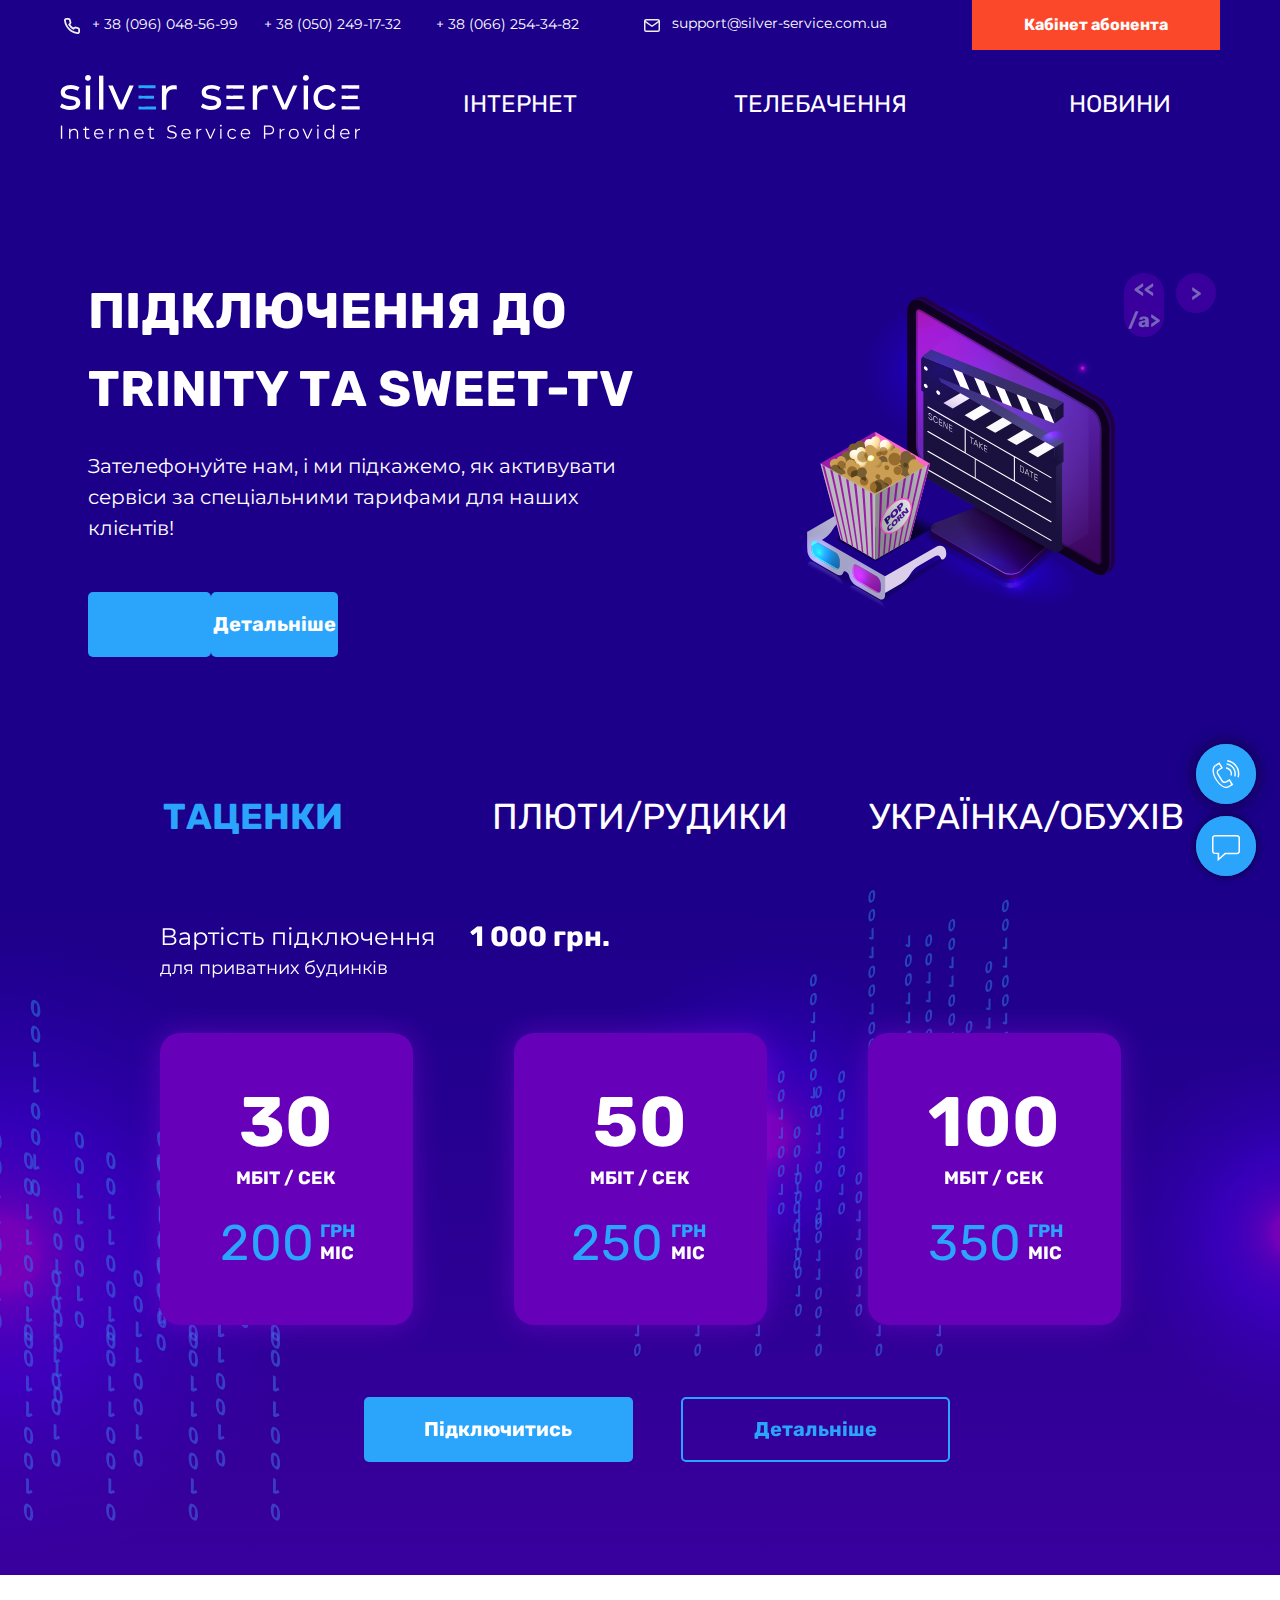
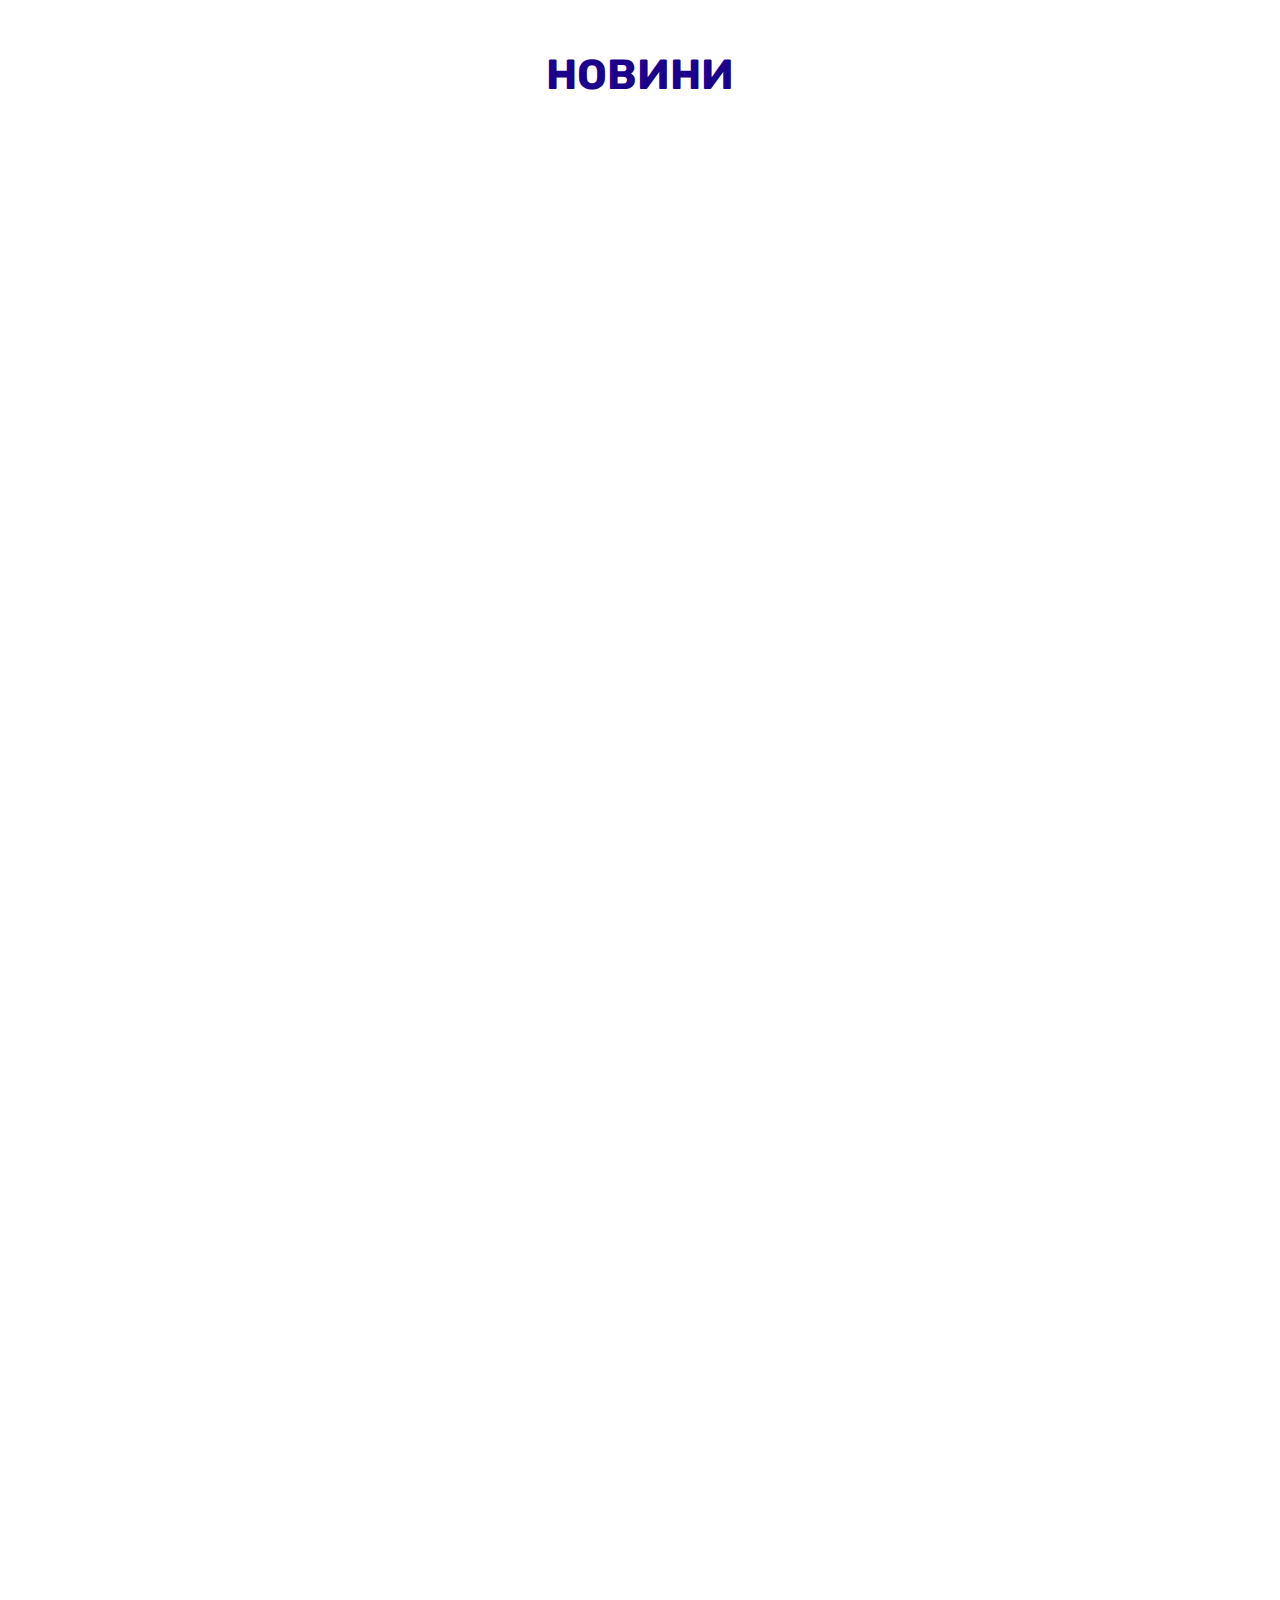
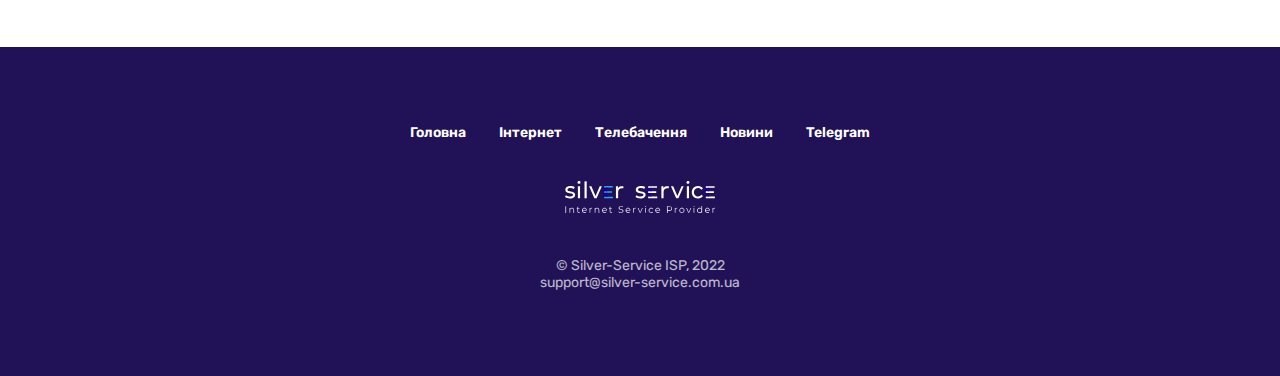
<file: page8498206.html>
﻿<!DOCTYPE html>
<html>

<head>
  <meta charset="utf-8" />
  <meta http-equiv="Content-Type" content="text/html; charset=utf-8" />
  <meta name="viewport" content="width=device-width, initial-scale=1.0" />
  <!--metatextblock-->
  <title>Головна</title>
  <meta property="og:url" content="http://project1877229.tilda.ws" />
  <meta property="og:title" content="Головна" />
  <meta property="og:description" content="" />
  <meta property="og:type" content="website" />
  <meta property="og:image"
    content="images/tild3565-3937-4162-a237-366563643564__-__resize__504x__photo143449487857786c23bcb06b9.jpeg" />
  <link rel="canonical" href="http://project1877229.tilda.ws">
  <!--/metatextblock-->
  <meta property="fb:app_id" content="257953674358265" />
  <meta name="format-detection" content="telephone=no" />
  <meta http-equiv="x-dns-prefetch-control" content="on">
  <link rel="shortcut icon" href="images/tildafavicon.ico" type="image/x-icon" />
  <!-- Assets -->
  <link rel="stylesheet" href="css/tilda-grid-3.0.min.css" type="text/css" media="all" />
  <link rel="stylesheet" href="css/tilda-blocks-2.12.css?t=1578411606" type="text/css" media="all" />
  <link rel="stylesheet" href="css/tilda-animation-1.0.min.css" type="text/css" media="all" />
  <link rel="stylesheet" href="css/tilda-slds-1.4.min.css" type="text/css" media="all" />
  <link rel="stylesheet" href="css/tilda-zoom-2.0.min.css" type="text/css" media="all" />
  <link rel="stylesheet" href="css/tilda-popup-1.1.min.css" type="text/css" media="all" />
  <link rel="stylesheet" href="css/tilda-feed-1.0.min.css" type="text/css" media="all" />
  <link rel="stylesheet"
    href="https://fonts.googleapis.com/css?family=Montserrat|Rubik:400,700&display=swap&subset=cyrillic"
    type="text/css" />
  <link rel="stylesheet" href="css/01_rewriteForAdaptive.css">
  <script src="js/jquery-1.10.2.min.js"></script>
  <script src="js/tilda-scripts-2.8.min.js"></script>
  <script src="js/tilda-blocks-2.7.js?t=1578411606"></script>
  <script src="js/lazyload-1.3.min.js" charset="utf-8"></script>
  <script src="js/tilda-animation-1.0.min.js" charset="utf-8"></script>
  <script src="js/tilda-slds-1.4.min.js" charset="utf-8"></script>
  <script src="js/hammer.min.js" charset="utf-8"></script>
  <script src="js/tilda-zoom-2.0.min.js" charset="utf-8"></script>
  <script src="js/tilda-feed-1.0.min.js" charset="utf-8"></script>
  <script src="js/tilda-forms-1.0.min.js" charset="utf-8"></script>
  <script type="text/javascript">
    window.dataLayer = window.dataLayer || [];
  </script>
</head>

<body class="t-body" style="margin:0;">
  <!--allrecords-->
  <div id="allrecords" class="t-records" data-hook="blocks-collection-content-node" data-tilda-project-id="1877229"
    data-tilda-page-id="8498206" data-tilda-formskey="243329e633d4791a2cc7b2db73a82be6">
    <!--header-->
    <div class="menu-btn">
      <span class="menu-btn__burger"></span>
    </div>
    <div class="popup-bm" id="popup-bm"></div>
    <nav hidden class="nav">
      <ul class="menu-nav">
        <li class="menu-nav__item">
          <a href="index.html" class="menu-nav__link">
            SILVER-SERVICE
          </a>
        </li>
        <li class="menu-nav__item active">
          <a href="page8498574.html" class="menu-nav__link">
            ІНТЕРНЕТ
          </a>
        </li>
        <li class="menu-nav__item">
          <a href="page8629852.html" class="menu-nav__link">
            ТЕЛЕБАЧЕННЯ
          </a>
        </li>
        <li class="menu-nav__item">
          <a href="page8629856.html" class="menu-nav__link">
            НОВИНИ
          </a>
        </li>
        <li class="menu-nav__item">
          <a href="https://t.me/SilverService_tg_bot" class="menu-nav__link">
            Telegram
          </a>
        </li>
      </ul>
    </nav>
    <div id="t-header" class="t-records" data-hook="blocks-collection-content-node" data-tilda-project-id="1877229"
      data-tilda-page-id="8498579" data-tilda-formskey="243329e633d4791a2cc7b2db73a82be6">
      <div id="rec147330664" class="r t-rec" style=" " data-animationappear="off" data-record-type="396">
        <!-- T396 -->
        <style>
          #rec147330664 .t396__artboard {
            height: 168px;
            background-color: #1c008a;
          }

          #rec147330664 .t396__filter {
            height: 168px;
          }

          #rec147330664 .t396__carrier {
            height: 168px;
            background-position: center center;
            background-attachment: scroll;
            background-size: cover;
            background-repeat: no-repeat;
          }

          @media screen and (max-width: 1199px) {
            #rec147330664 .t396__artboard {}

            #rec147330664 .t396__filter {}

            #rec147330664 .t396__carrier {
              background-attachment: scroll;
            }
          }

          @media screen and (max-width: 959px) {}

          @media screen and (max-width: 639px) {}

          @media screen and (max-width: 479px) {}

          #rec147330664 .tn-elem[data-elem-id="1575580127696"] {
            z-index: 5;
            top: 75px;
            left: calc(50% - 600px + 20px);
            width: 300px;
          }

          #rec147330664 .tn-elem[data-elem-id="1575580127696"] .tn-atom {
            background-position: center center;
            border-color: transparent;
            border-style: solid;
          }

          @media screen and (max-width: 1199px) {
            #rec147330664 .tn-elem[data-elem-id="1575580127696"] {
              top: 28px;
              left: calc(50% - 480px + 20px);
              width: 200px;
            }
          }

          @media screen and (max-width: 959px) {}

          @media screen and (max-width: 639px) {}

          @media screen and (max-width: 479px) {
            #rec147330664 .tn-elem[data-elem-id="1575580127696"] {
              top: 28px;
              left: calc(50% - 160px + 20px);
              width: 280px;
            }
          }

          #rec147330664 .tn-elem[data-elem-id="1576693805692"] {
            color: #ffffff;
            text-align: center;
            z-index: 4;
            top: 77px;
            left: calc(50% - 600px + 380px);
            width: 200px;
            height: 55px;
          }

          #rec147330664 .tn-elem[data-elem-id="1576693805692"] .tn-atom {
            color: #ffffff;
            font-size: 24px;
            font-family: 'Rubik', Arial, sans-serif;
            line-height: 1.55;
            font-weight: 400;
            border-width: 1px;
            border-radius: 30px;
            background-position: center center;
            border-color: transparent;
            border-style: solid;
            transition: background-color 0.2s ease-in-out, color 0.2s ease-in-out, border-color 0.2s ease-in-out;
          }

          #rec147330664 .tn-elem[data-elem-id="1576693805692"] .tn-atom:hover {
            color: #2ba4fb;
          }

          @media screen and (max-width: 1199px) {}

          @media screen and (max-width: 959px) {}

          @media screen and (max-width: 639px) {}

          @media screen and (max-width: 479px) {}

          #rec147330664 .tn-elem[data-elem-id="1576693866097"] {
            color: #ffffff;
            text-align: center;
            z-index: 2;
            top: 77px;
            left: calc(50% - 600px + 680px);
            width: 200px;
            height: 55px;
          }

          #rec147330664 .tn-elem[data-elem-id="1576693866097"] .tn-atom {
            color: #ffffff;
            font-size: 24px;
            font-family: 'Rubik', Arial, sans-serif;
            line-height: 1.55;
            font-weight: 400;
            border-width: 1px;
            border-radius: 30px;
            background-position: center center;
            border-color: transparent;
            border-style: solid;
            transition: background-color 0.2s ease-in-out, color 0.2s ease-in-out, border-color 0.2s ease-in-out;
          }

          #rec147330664 .tn-elem[data-elem-id="1576693866097"] .tn-atom:hover {
            color: #2ba4fb;
          }

          @media screen and (max-width: 1199px) {}

          @media screen and (max-width: 959px) {}

          @media screen and (max-width: 639px) {}

          @media screen and (max-width: 479px) {}

          #rec147330664 .tn-elem[data-elem-id="1576693891593"] {
            color: #ffffff;
            text-align: center;
            z-index: 1;
            top: 77px;
            left: calc(50% - 600px + 980px);
            width: 200px;
            height: 55px;
          }

          #rec147330664 .tn-elem[data-elem-id="1576693891593"] .tn-atom {
            color: #ffffff;
            font-size: 24px;
            font-family: 'Rubik', Arial, sans-serif;
            line-height: 1.55;
            font-weight: 400;
            border-width: 1px;
            border-radius: 30px;
            background-position: center center;
            border-color: transparent;
            border-style: solid;
            transition: background-color 0.2s ease-in-out, color 0.2s ease-in-out, border-color 0.2s ease-in-out;
          }

          #rec147330664 .tn-elem[data-elem-id="1576693891593"] .tn-atom:hover {
            color: #2ba4fb;
          }

          @media screen and (max-width: 1199px) {}

          @media screen and (max-width: 959px) {}

          @media screen and (max-width: 639px) {}

          @media screen and (max-width: 479px) {}

          #rec147330664 .tn-elem[data-elem-id="1578404969261"] {
            z-index: 6;
            top: 18px;
            left: calc(50% - 600px + 24px);
            width: 16px;
          }

          #rec147330664 .tn-elem[data-elem-id="1578404969261"] .tn-atom {
            background-position: center center;
            border-color: transparent;
            border-style: solid;
          }

          @media screen and (max-width: 1199px) {}

          @media screen and (max-width: 959px) {}

          @media screen and (max-width: 639px) {}

          @media screen and (max-width: 479px) {}

          #rec147330664 .tn-elem[data-elem-id="1578404969273"] {
            color: #ffffff;
            z-index: 7;
            top: 14px;
            left: calc(50% - 600px + 52px);
            width: 160px;
          }

          #rec147330664 .tn-elem[data-elem-id="1578404969273"] .tn-atom {
            color: #ffffff;
            font-size: 14px;
            font-family: 'Montserrat', Arial, sans-serif;
            line-height: 1.55;
            font-weight: 400;
            background-position: center center;
            border-color: transparent;
            border-style: solid;
          }

          @media screen and (max-width: 1199px) {}

          @media screen and (max-width: 959px) {}

          @media screen and (max-width: 639px) {}

          @media screen and (max-width: 479px) {}

          #rec147330664 .tn-elem[data-elem-id="1578404969281"] {
            z-index: 8;
            top: 19px;
            left: calc(50% - 600px + 604px);
            width: 16px;
          }

          #rec147330664 .tn-elem[data-elem-id="1578404969281"] .tn-atom {
            background-position: center center;
            border-color: transparent;
            border-style: solid;
          }

          @media screen and (max-width: 1199px) {}

          @media screen and (max-width: 959px) {}

          @media screen and (max-width: 639px) {}

          @media screen and (max-width: 479px) {}

          #rec147330664 .tn-elem[data-elem-id="1578404969293"] {
            color: #ffffff;
            z-index: 9;
            top: 13px;
            left: calc(50% - 600px + 632px);
            width: 230px;
          }

          #rec147330664 .tn-elem[data-elem-id="1578404969293"] .tn-atom {
            color: #ffffff;
            font-size: 14px;
            font-family: 'Montserrat', Arial, sans-serif;
            line-height: 1.55;
            font-weight: 400;
            background-position: center center;
            border-color: transparent;
            border-style: solid;
          }

          @media screen and (max-width: 1199px) {}

          @media screen and (max-width: 959px) {}

          @media screen and (max-width: 639px) {}

          @media screen and (max-width: 479px) {}

          #rec147330664 .tn-elem[data-elem-id="1578404969298"] {
            color: #ffffff;
            z-index: 10;
            top: 14px;
            left: calc(50% - 600px + 224px);
            width: 160px;
          }

          #rec147330664 .tn-elem[data-elem-id="1578404969298"] .tn-atom {
            color: #ffffff;
            font-size: 14px;
            font-family: 'Montserrat', Arial, sans-serif;
            line-height: 1.55;
            font-weight: 400;
            background-position: center center;
            border-color: transparent;
            border-style: solid;
          }

          @media screen and (max-width: 1199px) {}

          @media screen and (max-width: 959px) {}

          @media screen and (max-width: 639px) {}

          @media screen and (max-width: 479px) {}

          #rec147330664 .tn-elem[data-elem-id="1578404969304"] {
            color: #ffffff;
            z-index: 11;
            top: 14px;
            left: calc(50% - 600px + 396px);
            width: 160px;
          }

          #rec147330664 .tn-elem[data-elem-id="1578404969304"] .tn-atom {
            color: #ffffff;
            font-size: 14px;
            font-family: 'Montserrat', Arial, sans-serif;
            line-height: 1.55;
            font-weight: 400;
            background-position: center center;
            border-color: transparent;
            border-style: solid;
          }

          @media screen and (max-width: 1199px) {}

          @media screen and (max-width: 959px) {}

          @media screen and (max-width: 639px) {}

          @media screen and (max-width: 479px) {}

          #rec147330664 .tn-elem[data-elem-id="1578404969310"] {
            color: #ffffff;
            text-align: center;
            z-index: 12;
            top: 0px;
            left: calc(50% - 600px + 932px);
            width: 248px;
            height: 50px;
          }

          #rec147330664 .tn-elem[data-elem-id="1578404969310"] .tn-atom {
            color: #ffffff;
            font-size: 16px;
            font-family: 'Rubik', Arial, sans-serif;
            line-height: 1.55;
            font-weight: 700;
            border-width: 1px;
            border-radius: 0px;
            background-color: #fb482b;
            background-position: center center;
            border-color: transparent;
            border-style: solid;
            transition: background-color 0.2s ease-in-out, color 0.2s ease-in-out, border-color 0.2s ease-in-out;
          }

          #rec147330664 .tn-elem[data-elem-id="1578404969310"] .tn-atom:hover {
            background-color: #c41d00;
          }

          @media screen and (max-width: 1199px) {}

          @media screen and (max-width: 959px) {}

          @media screen and (max-width: 639px) {}

          @media screen and (max-width: 479px) {}
        </style>
        <div class='t396'>
          <div class="t396__artboard" data-artboard-recid="147330664" data-artboard-height="168"
            data-artboard-height_vh="" data-artboard-valign="center" data-artboard-ovrflw="">
            <div class="t396__carrier" data-artboard-recid="147330664"></div>
            <div class="t396__filter" data-artboard-recid="147330664"></div>
            <div class='t396__elem tn-elem tn-elem__1473306641575580127696' data-elem-id='1575580127696'
              data-elem-type='image' data-field-top-value="75" data-field-top-res-960-value="28"
              data-field-top-res-320-value="28" data-field-left-value="20" data-field-left-res-960-value="20"
              data-field-left-res-320-value="20" data-field-width-value="300" data-field-width-res-960-value="200"
              data-field-width-res-320-value="280" data-field-axisy-value="top" data-field-axisx-value="left"
              data-field-container-value="grid" data-field-topunits-value="" data-field-leftunits-value=""
              data-field-heightunits-value="" data-field-widthunits-value="">
              <a class='tn-atom' href="index.html"> <img class='tn-atom__img t-img'
                  data-original='images/tild3166-6231-4563-a464-386262303534__logo.svg' imgfield='tn_img_1575580127696'>
              </a>
            </div>
            <div class='t396__elem tn-elem tn-elem__1473306641576693805692' data-elem-id='1576693805692'
              data-elem-type='button' data-field-top-value="77" data-field-left-value="380" data-field-height-value="55"
              data-field-width-value="200" data-field-axisy-value="top" data-field-axisx-value="left"
              data-field-container-value="grid" data-field-topunits-value="" data-field-leftunits-value=""
              data-field-heightunits-value="" data-field-widthunits-value=""> <a class='tn-atom'
                href="page8498574.html">ІНТЕРНЕТ</a> </div>
            <div class='t396__elem tn-elem tn-elem__1473306641576693866097' data-elem-id='1576693866097'
              data-elem-type='button' data-field-top-value="77" data-field-left-value="680" data-field-height-value="55"
              data-field-width-value="200" data-field-axisy-value="top" data-field-axisx-value="left"
              data-field-container-value="grid" data-field-topunits-value="" data-field-leftunits-value=""
              data-field-heightunits-value="" data-field-widthunits-value=""> <a class='tn-atom'
                href="page8629852.html">ТЕЛЕБАЧЕННЯ</a> </div>
            <div class='t396__elem tn-elem tn-elem__1473306641576693891593' data-elem-id='1576693891593'
              data-elem-type='button' data-field-top-value="77" data-field-left-value="980" data-field-height-value="55"
              data-field-width-value="200" data-field-axisy-value="top" data-field-axisx-value="left"
              data-field-container-value="grid" data-field-topunits-value="" data-field-leftunits-value=""
              data-field-heightunits-value="" data-field-widthunits-value=""> <a class='tn-atom'
                href="page8629856.html">НОВИНИ</a> </div>
            <div class='t396__elem tn-elem tn-elem__1473306641578404969261' data-elem-id='1578404969261'
              data-elem-type='image' data-field-top-value="18" data-field-left-value="24" data-field-width-value="16"
              data-field-axisy-value="top" data-field-axisx-value="left" data-field-container-value="grid"
              data-field-topunits-value="" data-field-leftunits-value="" data-field-heightunits-value=""
              data-field-widthunits-value="">
              <div class='tn-atom'> <img class='tn-atom__img t-img'
                  data-original='images/tild3439-3432-4539-a363-653532376530__phone.svg'
                  imgfield='tn_img_1578404969261'> </div>
            </div>
            <div class='t396__elem tn-elem tn-elem__1473306641578404969273' data-elem-id='1578404969273'
              data-elem-type='text' data-field-top-value="14" data-field-left-value="52" data-field-width-value="160"
              data-field-axisy-value="top" data-field-axisx-value="left" data-field-container-value="grid"
              data-field-topunits-value="" data-field-leftunits-value="" data-field-heightunits-value=""
              data-field-widthunits-value="">
              <div class='tn-atom' field='tn_text_1578404969273'>+ 38 (096) 048-56-99</div>
            </div>
            <div class='t396__elem tn-elem tn-elem__1473306641578404969281' data-elem-id='1578404969281'
              data-elem-type='image' data-field-top-value="19" data-field-left-value="604" data-field-width-value="16"
              data-field-axisy-value="top" data-field-axisx-value="left" data-field-container-value="grid"
              data-field-topunits-value="" data-field-leftunits-value="" data-field-heightunits-value=""
              data-field-widthunits-value="">
              <div class='tn-atom'> <img class='tn-atom__img t-img'
                  data-original='images/tild3363-3438-4462-a466-366363633632__mail.svg' imgfield='tn_img_1578404969281'>
              </div>
            </div>
            <div class='t396__elem tn-elem tn-elem__1473306641578404969293' data-elem-id='1578404969293'
              data-elem-type='text' data-field-top-value="13" data-field-left-value="632" data-field-width-value="230"
              data-field-axisy-value="top" data-field-axisx-value="left" data-field-container-value="grid"
              data-field-topunits-value="" data-field-leftunits-value="" data-field-heightunits-value=""
              data-field-widthunits-value=""> <a class='tn-atom' href="support@silver-service.com.ua"
                target="_blank">support@silver-service.com.ua</a> </div>
            <div class='t396__elem tn-elem tn-elem__1473306641578404969298' data-elem-id='1578404969298'
              data-elem-type='text' data-field-top-value="14" data-field-left-value="224" data-field-width-value="160"
              data-field-axisy-value="top" data-field-axisx-value="left" data-field-container-value="grid"
              data-field-topunits-value="" data-field-leftunits-value="" data-field-heightunits-value=""
              data-field-widthunits-value="">
              <div class='tn-atom' field='tn_text_1578404969298'>+ 38 (050) 249-17-32</div>
            </div>
            <div class='t396__elem tn-elem tn-elem__1473306641578404969304' data-elem-id='1578404969304'
              data-elem-type='text' data-field-top-value="14" data-field-left-value="396" data-field-width-value="160"
              data-field-axisy-value="top" data-field-axisx-value="left" data-field-container-value="grid"
              data-field-topunits-value="" data-field-leftunits-value="" data-field-heightunits-value=""
              data-field-widthunits-value="">
              <div class='tn-atom' field='tn_text_1578404969304'>+ 38 (066) 254-34-82</div>
            </div>
            <div class='t396__elem tn-elem tn-elem__1473306641578404969310' data-elem-id='1578404969310'
              data-elem-type='button' data-field-top-value="0" data-field-left-value="932" data-field-height-value="50"
              data-field-width-value="248" data-field-axisy-value="top" data-field-axisx-value="left"
              data-field-container-value="grid" data-field-topunits-value="" data-field-leftunits-value=""
              data-field-heightunits-value="" data-field-widthunits-value=""> <a
                href="http://91.220.106.12:7979/publicbill/?&N=Client" <div class='tn-atom'>Кабінет абонента</div></a>
          </div>
        </div>
      </div>
      <script>
        $(document).ready(function () {
          t396_init('147330664');
        });
      </script>
      <!-- /T396 -->
    </div>
  </div>
  <!--/header-->
  <div id="rec149442898" class="r t-rec" style=" " data-animationappear="off" data-record-type="396">
    <!-- T396 -->
    <style>
      #rec149442898 .t396__artboard {
        height: 490px;
        background-color: #1c008a;
      }

      #rec149442898 .t396__filter {
        height: 490px;
      }

      #rec149442898 .t396__carrier {
        height: 490px;
        background-position: center center;
        background-attachment: scroll;
        background-size: cover;
        background-repeat: no-repeat;
      }

      @media screen and (max-width: 1199px) {
        #rec149442898 .t396__artboard {}

        #rec149442898 .t396__filter {}

        #rec149442898 .t396__carrier {
          background-attachment: scroll;
        }
      }

      @media screen and (max-width: 959px) {}

      @media screen and (max-width: 639px) {}

      @media screen and (max-width: 479px) {}

      #rec149442898 .tn-elem[data-elem-id="1576423283520"] {
        z-index: 1;
        top: 81px;
        left: calc(50% - 600px + 0px);
        width: 1200px;
        height: 550px;
      }

      #rec149442898 .tn-elem[data-elem-id="1576423283520"] .tn-atom {
        background-position: center center;
        border-color: transparent;
        border-style: solid;
      }

      @media screen and (max-width: 1199px) {}

      @media screen and (max-width: 959px) {}

      @media screen and (max-width: 639px) {}

      @media screen and (max-width: 479px) {}

      #rec149442898 .tn-elem[data-elem-id="1578411361513"] {
        color: #ffffff;
        text-align: center;
        z-index: 2;
        top: 105px;
        left: calc(50% - 600px + 1136px);
        width: 40px;
        height: 40px;
      }

      #rec149442898 .tn-elem[data-elem-id="1578411361513"] .tn-atom {
        color: #ffffff;
        font-size: 20px;
        font-family: 'Rubik', Arial, sans-serif;
        line-height: 1.55;
        font-weight: 700;
        border-width: 1px;
        border-radius: 30px;
        opacity: 0.4;
        background-color: #6600b9;
        background-position: center center;
        border-color: transparent;
        border-style: solid;
        transition: background-color 0.2s ease-in-out, color 0.2s ease-in-out, border-color 0.2s ease-in-out;
      }

      @media screen and (max-width: 1199px) {}

      @media screen and (max-width: 959px) {}

      @media screen and (max-width: 639px) {}

      @media screen and (max-width: 479px) {}

      #rec149442898 .tn-elem[data-elem-id="1578411439933"] {
        color: #ffffff;
        text-align: center;
        z-index: 3;
        top: 105px;
        left: calc(50% - 600px + 1084px);
        width: 40px;
        height: 40px;
      }

      #rec149442898 .tn-elem[data-elem-id="1578411439933"] .tn-atom {
        color: #ffffff;
        font-size: 20px;
        font-family: 'Rubik', Arial, sans-serif;
        line-height: 1.55;
        font-weight: 700;
        border-width: 1px;
        border-radius: 30px;
        opacity: 0.4;
        background-color: #6600b9;
        background-position: center center;
        border-color: transparent;
        border-style: solid;
        transition: background-color 0.2s ease-in-out, color 0.2s ease-in-out, border-color 0.2s ease-in-out;
      }

      @media screen and (max-width: 1199px) {}

      @media screen and (max-width: 959px) {}

      @media screen and (max-width: 639px) {}

      @media screen and (max-width: 479px) {}
    </style>
    <div class='t396'>
      <div class="t396__artboard" data-artboard-recid="149442898" data-artboard-height="490" data-artboard-height_vh=""
        data-artboard-valign="center" data-artboard-ovrflw="">
        <div class="t396__carrier" data-artboard-recid="149442898"></div>
        <div class="t396__filter" data-artboard-recid="149442898"></div>
        <div class='t396__elem tn-elem tn-elem__1494428981576423283520' data-elem-id='1576423283520'
          data-elem-type='shape' data-field-top-value="81" data-field-left-value="0" data-field-height-value="550"
          data-field-width-value="1200" data-field-axisy-value="top" data-field-axisx-value="left"
          data-field-container-value="grid" data-field-topunits-value="" data-field-leftunits-value=""
          data-field-heightunits-value="" data-field-widthunits-value="">
          <div class='tn-atom'> </div>
        </div>
        <div class='t396__elem tn-elem tn-elem__1494428981578411361513' data-elem-id='1578411361513'
          data-elem-type='button' data-field-top-value="105" data-field-left-value="1136" data-field-height-value="40"
          data-field-width-value="40" data-field-axisy-value="top" data-field-axisx-value="left"
          data-field-container-value="grid" data-field-topunits-value="" data-field-leftunits-value=""
          data-field-heightunits-value="" data-field-widthunits-value=""> <a class='tn-atom' href="#slider_right">></a>
        </div>
        <div class='t396__elem tn-elem tn-elem__1494428981578411439933' data-elem-id='1578411439933'
          data-elem-type='button' data-field-top-value="105" data-field-left-value="1084" data-field-height-value="40"
          data-field-width-value="40" data-field-axisy-value="top" data-field-axisx-value="left"
          data-field-container-value="grid" data-field-topunits-value="" data-field-leftunits-value=""
          data-field-heightunits-value="" data-field-widthunits-value="">
          <a class='tn-atom' href="#slider_left">
            << /a>
        </div>
      </div>
    </div>
    <script>
      $(document).ready(function () {
        t396_init('149442898');
      });
    </script>
    <!-- /T396 -->
  </div>
  <div id="rec149499066" class="r t-rec" style=" " data-animationappear="off" data-record-type="396">
    <!-- T396 -->
    <style>
      #rec149499066 .t396__artboard {
        height: 490px;
        background-color: #1C008A;
      }

      #rec149499066 .t396__filter {
        height: 490px;
      }

      #rec149499066 .t396__carrier {
        height: 490px;
        background-position: center center;
        background-attachment: scroll;
        background-size: cover;
        background-repeat: no-repeat;
      }

      @media screen and (max-width: 1199px) {
        #rec149499066 .t396__artboard {}

        #rec149499066 .t396__filter {}

        #rec149499066 .t396__carrier {
          background-attachment: scroll;
        }
      }

      @media screen and (max-width: 959px) {
        #rec149499066 .t396__artboard {
          height: 772px;
        }

        #rec149499066 .t396__filter {
          height: 772px;
        }

        #rec149499066 .t396__carrier {
          height: 772px;
        }
      }

      @media screen and (max-width: 639px) {
        #rec149499066 .t396__artboard {
          height: 724px;
        }

        #rec149499066 .t396__filter {
          height: 724px;
        }

        #rec149499066 .t396__carrier {
          height: 724px;
        }
      }

      @media screen and (max-width: 479px) {
        #rec149499066 .t396__artboard {
          height: 648px;
        }

        #rec149499066 .t396__filter {
          height: 648px;
        }

        #rec149499066 .t396__carrier {
          height: 648px;
        }
      }

      #rec149499066 .tn-elem[data-elem-id="1576692817430"] {
        color: #ffffff;
        text-align: center;
        z-index: 5;
        top: 343px;
        left: 48px;
        width: 250px;
        height: 65px;
      }

      #rec149499066 .tn-elem[data-elem-id="1576692817430"] .tn-atom {
        color: #ffffff;
        font-size: 20px;
        font-family: 'Rubik', Arial, sans-serif;
        line-height: 1.55;
        font-weight: 700;
        border-width: 2px;
        border-radius: 5px;
        background-color: #2ba4fb;
        background-position: center center;
        border-color: transparent;
        border-style: solid;
        transition: background-color 0.2s ease-in-out, color 0.2s ease-in-out, border-color 0.2s ease-in-out;
      }

      #rec149499066 .tn-elem[data-elem-id="1576692817430"] .tn-atom:hover {
        background-color: #6600b9;
        color: #ffffff;
      }

      @media screen and (max-width: 1199px) {}

      @media screen and (max-width: 959px) {
        #rec149499066 .tn-elem[data-elem-id="1576692817430"] {
          top: 675px;
          left: 24px;
        }
      }

      @media screen and (max-width: 639px) {
        #rec149499066 .tn-elem[data-elem-id="1576692817430"] {
          top: 625px;
          left: 24px;
        }
      }

      @media screen and (max-width: 479px) {
        #rec149499066 .tn-elem[data-elem-id="1576692817430"] {
          top: 545px;
          left: 12px;
        }
      }

      #rec149499066 .tn-elem[data-elem-id="1578065264593"] {
        color: #ffffff;
        z-index: 6;
        top: 24px;
        left: 48px;
        width: 560px;
      }

      #rec149499066 .tn-elem[data-elem-id="1578065264593"] .tn-atom {
        color: #ffffff;
        font-size: 50px;
        font-family: 'Rubik', Arial, sans-serif;
        line-height: 1.55;
        font-weight: 700;
        background-position: center center;
        border-color: transparent;
        border-style: solid;
      }

      @media screen and (max-width: 1199px) {}

      @media screen and (max-width: 959px) {
        #rec149499066 .tn-elem[data-elem-id="1578065264593"] {
          top: 356px;
          left: 24px;
        }
      }

      @media screen and (max-width: 639px) {
        #rec149499066 .tn-elem[data-elem-id="1578065264593"] {
          top: 356px;
          left: 24px;
          width: 440px;
        }

        #rec149499066 .tn-elem[data-elem-id="1578065264593"] .tn-atom {
          font-size: 40px;
        }
      }

      @media screen and (max-width: 479px) {
        #rec149499066 .tn-elem[data-elem-id="1578065264593"] {
          top: 245px;
          left: 12px;
          width: 286px;
        }

        #rec149499066 .tn-elem[data-elem-id="1578065264593"] .tn-atom {
          font-size: 36px;
        }
      }

      #rec149499066 .tn-elem[data-elem-id="1578065332938"] {
        color: #ffffff;
        z-index: 7;
        top: 202px;
        left: 48px;
        width: 560px;
      }

      #rec149499066 .tn-elem[data-elem-id="1578065332938"] .tn-atom {
        color: #ffffff;
        font-size: 20px;
        font-family: 'Montserrat', Arial, sans-serif;
        line-height: 1.55;
        font-weight: 400;
        background-position: center center;
        border-color: transparent;
        border-style: solid;
      }

      @media screen and (max-width: 1199px) {}

      @media screen and (max-width: 959px) {
        #rec149499066 .tn-elem[data-elem-id="1578065332938"] {
          top: 534px;
          left: 24px;
        }
      }

      @media screen and (max-width: 639px) {
        #rec149499066 .tn-elem[data-elem-id="1578065332938"] {
          top: 504px;
          left: 24px;
          width: 430px;
        }

        #rec149499066 .tn-elem[data-elem-id="1578065332938"] .tn-atom {
          font-size: 16px;
        }
      }

      @media screen and (max-width: 479px) {
        #rec149499066 .tn-elem[data-elem-id="1578065332938"] {
          top: 423px;
          left: 10px;
          width: 280px;
        }
      }

      #rec149499066 .tn-elem[data-elem-id="1578065553481"] {
        z-index: 4;
        top: 25px;
        left: 680px;
        width: 440px;
      }

      #rec149499066 .tn-elem[data-elem-id="1578065553481"] .tn-atom {
        background-position: center center;
        border-color: transparent;
        border-style: solid;
      }

      @media screen and (max-width: 1199px) {
        #rec149499066 .tn-elem[data-elem-id="1578065553481"] {
          top: 25px;
          left: 542px;
        }
      }

      @media screen and (max-width: 959px) {
        #rec149499066 .tn-elem[data-elem-id="1578065553481"] {
          top: 5px;
          left: 180px;
        }
      }

      @media screen and (max-width: 639px) {
        #rec149499066 .tn-elem[data-elem-id="1578065553481"] {
          top: 5px;
          left: 20px;
        }
      }

      @media screen and (max-width: 479px) {
        #rec149499066 .tn-elem[data-elem-id="1578065553481"] {
          top: 5px;
          left: 10px;
          width: 280px;
        }
      }
    </style>
    <div class='t396'>
      <div class="t396__artboard" data-artboard-recid="149499066" data-artboard-height="490"
        data-artboard-height-res-640="772" data-artboard-height-res-480="724" data-artboard-height-res-320="648"
        data-artboard-height_vh="" data-artboard-valign="center" data-artboard-ovrflw="">
        <div class="t396__carrier" data-artboard-recid="149499066"></div>
        <div class="t396__filter" data-artboard-recid="149499066"></div>
        <div class='t396__elem tn-elem tn-elem__1494990661576692817430' data-elem-id='1576692817430'
          data-elem-type='button' data-field-top-value="343" data-field-top-res-640-value="675"
          data-field-top-res-480-value="625" data-field-top-res-320-value="545" data-field-left-value="48"
          data-field-left-res-640-value="24" data-field-left-res-480-value="24" data-field-left-res-320-value="12"
          data-field-height-value="65" data-field-width-value="250" data-field-axisy-value="top"
          data-field-axisx-value="left" data-field-container-value="window" data-field-topunits-value=""
          data-field-leftunits-value="" data-field-heightunits-value="" data-field-widthunits-value=""> <a
            class='tn-atom' href="page8629852.html">Детальніше</a> </div>
        <div class='t396__elem tn-elem tn-elem__1494990661578065264593' data-elem-id='1578065264593'
          data-elem-type='text' data-field-top-value="24" data-field-top-res-640-value="356"
          data-field-top-res-480-value="356" data-field-top-res-320-value="245" data-field-left-value="48"
          data-field-left-res-640-value="24" data-field-left-res-480-value="24" data-field-left-res-320-value="12"
          data-field-width-value="560" data-field-width-res-480-value="440" data-field-width-res-320-value="286"
          data-field-axisy-value="top" data-field-axisx-value="left" data-field-container-value="window"
          data-field-topunits-value="" data-field-leftunits-value="" data-field-heightunits-value=""
          data-field-widthunits-value="">
          <div class='tn-atom' field='tn_text_1578065264593'>ПІДКЛЮЧЕННЯ ДО TRINITY ТА SWEET-TV</div>
        </div>
        <div class='t396__elem tn-elem tn-elem__1494990661578065332938' data-elem-id='1578065332938'
          data-elem-type='text' data-field-top-value="202" data-field-top-res-640-value="534"
          data-field-top-res-480-value="504" data-field-top-res-320-value="423" data-field-left-value="48"
          data-field-left-res-640-value="24" data-field-left-res-480-value="24" data-field-left-res-320-value="10"
          data-field-width-value="560" data-field-width-res-480-value="430" data-field-width-res-320-value="280"
          data-field-axisy-value="top" data-field-axisx-value="left" data-field-container-value="window"
          data-field-topunits-value="" data-field-leftunits-value="" data-field-heightunits-value=""
          data-field-widthunits-value="">
          <div class='tn-atom' field='tn_text_1578065332938'>Зателефонуйте нам, і ми підкажемо, як активувати сервіси за
            спеціальними тарифами для наших клієнтів!</div>
        </div>
        <div class='t396__elem tn-elem tn-elem__1494990661578065553481' data-elem-id='1578065553481'
          data-elem-type='image' data-field-top-value="25" data-field-top-res-960-value="25"
          data-field-top-res-640-value="5" data-field-top-res-480-value="5" data-field-top-res-320-value="5"
          data-field-left-value="680" data-field-left-res-960-value="542" data-field-left-res-640-value="180"
          data-field-left-res-480-value="20" data-field-left-res-320-value="10" data-field-width-value="440"
          data-field-width-res-320-value="280" data-field-axisy-value="top" data-field-axisx-value="left"
          data-field-container-value="window" data-field-topunits-value="" data-field-leftunits-value=""
          data-field-heightunits-value="" data-field-widthunits-value="">
          <div class='tn-atom'> <img class='tn-atom__img t-img'
              data-original='images/tild6336-3039-4363-a165-613037383131__illustration.svg'
              imgfield='tn_img_1578065553481'> </div>
        </div>
      </div>
    </div>
    <script>
      $(document).ready(function () {
        t396_init('149499066');
      });
    </script>
    <!-- /T396 -->
  </div>
  <div id="rec153305418" class="r t-rec" style=" " data-animationappear="off" data-record-type="396">
    <!-- T396 -->
    <style>
      #rec153305418 .t396__artboard {
        height: 490px;
        background-color: #1C008A;
      }

      #rec153305418 .t396__filter {
        height: 490px;
      }

      #rec153305418 .t396__carrier {
        height: 490px;
        background-position: center center;
        background-attachment: scroll;
        background-size: cover;
        background-repeat: no-repeat;
      }

      @media screen and (max-width: 1199px) {
        #rec153305418 .t396__artboard {}

        #rec153305418 .t396__filter {}

        #rec153305418 .t396__carrier {
          background-attachment: scroll;
        }
      }

      @media screen and (max-width: 959px) {
        #rec153305418 .t396__artboard {
          height: 772px;
        }

        #rec153305418 .t396__filter {
          height: 772px;
        }

        #rec153305418 .t396__carrier {
          height: 772px;
        }
      }

      @media screen and (max-width: 639px) {
        #rec153305418 .t396__artboard {
          height: 724px;
        }

        #rec153305418 .t396__filter {
          height: 724px;
        }

        #rec153305418 .t396__carrier {
          height: 724px;
        }
      }

      @media screen and (max-width: 479px) {
        #rec153305418 .t396__artboard {
          height: 648px;
        }

        #rec153305418 .t396__filter {
          height: 648px;
        }

        #rec153305418 .t396__carrier {
          height: 648px;
        }
      }

      #rec153305418 .tn-elem[data-elem-id="1576692817430"] {
        color: #ffffff;
        text-align: center;
        z-index: 5;
        top: 343px;
        left: 48px;
        width: 330px;
        height: 65px;
      }

      #rec153305418 .tn-elem[data-elem-id="1576692817430"] .tn-atom {
        color: #ffffff;
        font-size: 20px;
        font-family: 'Rubik', Arial, sans-serif;
        line-height: 1.55;
        font-weight: 700;
        border-width: 2px;
        border-radius: 5px;
        background-color: #2ba4fb;
        background-position: center center;
        border-color: transparent;
        border-style: solid;
        transition: background-color 0.2s ease-in-out, color 0.2s ease-in-out, border-color 0.2s ease-in-out;
      }

      #rec153305418 .tn-elem[data-elem-id="1576692817430"] .tn-atom:hover {
        background-color: #6600b9;
        color: #ffffff;
      }

      @media screen and (max-width: 1199px) {}

      @media screen and (max-width: 959px) {
        #rec153305418 .tn-elem[data-elem-id="1576692817430"] {
          top: 675px;
          left: 24px;
        }
      }

      @media screen and (max-width: 639px) {
        #rec153305418 .tn-elem[data-elem-id="1576692817430"] {
          top: 625px;
          left: 24px;
        }
      }

      @media screen and (max-width: 479px) {
        #rec153305418 .tn-elem[data-elem-id="1576692817430"] {
          top: 545px;
          left: 12px;
          width: 290px;
          height: 65px;
        }
      }

      #rec153305418 .tn-elem[data-elem-id="1578065264593"] {
        color: #ffffff;
        z-index: 6;
        top: 24px;
        left: 48px;
        width: 560px;
      }

      #rec153305418 .tn-elem[data-elem-id="1578065264593"] .tn-atom {
        color: #ffffff;
        font-size: 50px;
        font-family: 'Rubik', Arial, sans-serif;
        line-height: 1.55;
        font-weight: 700;
        background-position: center center;
        border-color: transparent;
        border-style: solid;
      }

      @media screen and (max-width: 1199px) {}

      @media screen and (max-width: 959px) {
        #rec153305418 .tn-elem[data-elem-id="1578065264593"] {
          top: 356px;
          left: 24px;
        }
      }

      @media screen and (max-width: 639px) {
        #rec153305418 .tn-elem[data-elem-id="1578065264593"] {
          top: 356px;
          left: 24px;
          width: 440px;
        }

        #rec153305418 .tn-elem[data-elem-id="1578065264593"] .tn-atom {
          font-size: 40px;
        }
      }

      @media screen and (max-width: 479px) {
        #rec153305418 .tn-elem[data-elem-id="1578065264593"] {
          top: 245px;
          left: 12px;
          width: 286px;
        }

        #rec153305418 .tn-elem[data-elem-id="1578065264593"] .tn-atom {
          font-size: 36px;
        }
      }

      #rec153305418 .tn-elem[data-elem-id="1578065332938"] {
        color: #ffffff;
        z-index: 7;
        top: 202px;
        left: 48px;
        width: 560px;
      }

      #rec153305418 .tn-elem[data-elem-id="1578065332938"] .tn-atom {
        color: #ffffff;
        font-size: 20px;
        font-family: 'Montserrat', Arial, sans-serif;
        line-height: 1.55;
        font-weight: 400;
        background-position: center center;
        border-color: transparent;
        border-style: solid;
      }

      @media screen and (max-width: 1199px) {}

      @media screen and (max-width: 959px) {
        #rec153305418 .tn-elem[data-elem-id="1578065332938"] {
          top: 534px;
          left: 24px;
        }
      }

      @media screen and (max-width: 639px) {
        #rec153305418 .tn-elem[data-elem-id="1578065332938"] {
          top: 504px;
          left: 24px;
          width: 430px;
        }

        #rec153305418 .tn-elem[data-elem-id="1578065332938"] .tn-atom {
          font-size: 16px;
        }
      }

      @media screen and (max-width: 479px) {
        #rec153305418 .tn-elem[data-elem-id="1578065332938"] {
          top: 423px;
          left: 10px;
          width: 280px;
        }
      }

      #rec153305418 .tn-elem[data-elem-id="1578065553481"] {
        z-index: 4;
        top: 25px;
        left: 680px;
        width: 440px;
      }

      #rec153305418 .tn-elem[data-elem-id="1578065553481"] .tn-atom {
        background-position: center center;
        border-color: transparent;
        border-style: solid;
      }

      @media screen and (max-width: 1199px) {
        #rec153305418 .tn-elem[data-elem-id="1578065553481"] {
          top: 25px;
          left: 542px;
        }
      }

      @media screen and (max-width: 959px) {
        #rec153305418 .tn-elem[data-elem-id="1578065553481"] {
          top: 5px;
          left: 180px;
        }
      }

      @media screen and (max-width: 639px) {
        #rec153305418 .tn-elem[data-elem-id="1578065553481"] {
          top: 5px;
          left: 20px;
        }
      }

      @media screen and (max-width: 479px) {
        #rec153305418 .tn-elem[data-elem-id="1578065553481"] {
          top: 5px;
          left: 10px;
          width: 280px;
        }
      }
    </style>
    <div class='t396'>
      <div class="t396__artboard" data-artboard-recid="153305418" data-artboard-height="490"
        data-artboard-height-res-640="772" data-artboard-height-res-480="724" data-artboard-height-res-320="648"
        data-artboard-height_vh="" data-artboard-valign="center" data-artboard-ovrflw="">
        <div class="t396__carrier" data-artboard-recid="153305418"></div>
        <div class="t396__filter" data-artboard-recid="153305418"></div>
        <div class='t396__elem tn-elem tn-elem__1533054181576692817430' data-elem-id='1576692817430'
          data-elem-type='button' data-field-top-value="343" data-field-top-res-640-value="675"
          data-field-top-res-480-value="625" data-field-top-res-320-value="545" data-field-left-value="48"
          data-field-left-res-640-value="24" data-field-left-res-480-value="24" data-field-left-res-320-value="12"
          data-field-height-value="65" data-field-height-res-320-value="65" data-field-width-value="330"
          data-field-width-res-320-value="290" data-field-axisy-value="top" data-field-axisx-value="left"
          data-field-container-value="window" data-field-topunits-value="" data-field-leftunits-value=""
          data-field-heightunits-value="" data-field-widthunits-value=""> <a
            href="http://91.220.106.12:7979/anketa/ru_RU/" <div class='tn-atom'> Заявка на підключення</div> </a>
      </div>
      <div class='t396__elem tn-elem tn-elem__1533054181578065264593' data-elem-id='1578065264593' data-elem-type='text'
        data-field-top-value="24" data-field-top-res-640-value="356" data-field-top-res-480-value="356"
        data-field-top-res-320-value="245" data-field-left-value="48" data-field-left-res-640-value="24"
        data-field-left-res-480-value="24" data-field-left-res-320-value="12" data-field-width-value="560"
        data-field-width-res-480-value="440" data-field-width-res-320-value="286" data-field-axisy-value="top"
        data-field-axisx-value="left" data-field-container-value="window" data-field-topunits-value=""
        data-field-leftunits-value="" data-field-heightunits-value="" data-field-widthunits-value="">
        <div class='tn-atom' field='tn_text_1578065264593'>ПІДКЛЮЧЕННЯ ІНТЕРНЕТУ</div>
      </div>
      <div class='t396__elem tn-elem tn-elem__1533054181578065332938' data-elem-id='1578065332938' data-elem-type='text'
        data-field-top-value="202" data-field-top-res-640-value="534" data-field-top-res-480-value="504"
        data-field-top-res-320-value="423" data-field-left-value="48" data-field-left-res-640-value="24"
        data-field-left-res-480-value="24" data-field-left-res-320-value="10" data-field-width-value="560"
        data-field-width-res-480-value="430" data-field-width-res-320-value="280" data-field-axisy-value="top"
        data-field-axisx-value="left" data-field-container-value="window" data-field-topunits-value=""
        data-field-leftunits-value="" data-field-heightunits-value="" data-field-widthunits-value="">
        <div class='tn-atom' field='tn_text_1578065332938'>Стабільне швикісне підключення для дому та офісу в Київській
          області</div>
      </div>
      <div class='t396__elem tn-elem tn-elem__1533054181578065553481' data-elem-id='1578065553481'
        data-elem-type='image' data-field-top-value="25" data-field-top-res-960-value="25"
        data-field-top-res-640-value="5" data-field-top-res-480-value="5" data-field-top-res-320-value="5"
        data-field-left-value="680" data-field-left-res-960-value="542" data-field-left-res-640-value="180"
        data-field-left-res-480-value="20" data-field-left-res-320-value="10" data-field-width-value="440"
        data-field-width-res-320-value="280" data-field-axisy-value="top" data-field-axisx-value="left"
        data-field-container-value="window" data-field-topunits-value="" data-field-leftunits-value=""
        data-field-heightunits-value="" data-field-widthunits-value="">
        <div class='tn-atom'> <img class='tn-atom__img t-img'
            data-original='images/tild3734-3432-4934-b239-316637353132__illustration-interne.svg'
            imgfield='tn_img_1578065553481'> </div>
      </div>
    </div>
  </div>
  <script>
    $(document).ready(function () {
      t396_init('153305418');
    });
  </script>
  <!-- /T396 -->
  </div>
  <div id="rec149498400" class="r t-rec" style=" " data-animationappear="off" data-record-type="131">
    <!-- T123 -->
    <div class="t123">
      <div class="t-container_100 ">
        <div class="t-width t-width_100 ">
          <!-- Тильдошная слайдер из Zero блоков -->
          <link rel="stylesheet"
            href="https://cdnjs.cloudflare.com/ajax/libs/OwlCarousel2/2.3.4/assets/owl.carousel.min.css">
          <link rel="stylesheet"
            href="https://cdnjs.cloudflare.com/ajax/libs/OwlCarousel2/2.3.4/assets/owl.theme.default.min.css">
          <script src="https://cdnjs.cloudflare.com/ajax/libs/OwlCarousel2/2.3.4/owl.carousel.min.js"></script>
          <script>
            (function () {
              // Id блока, в котором будет слайдер 
              var block = $("#rec149442898");
              // Class элемента, в котором будет находиться слайдер
              var wrap = $(".tn-elem__1494428981576423283520");
              // Id блоков, которые будут слайдами
              var slides = $("#rec149499066, #rec153305418, #rec149542035");
              wrap.addClass("tildoshnaya-slider-owl");
              var box = wrap.find(".tn-atom");
              box.append('<div class="owl-carousel owl-theme"></div>');
              slides.appendTo(block.find('.owl-carousel'));
              var owl = wrap.find('.owl-carousel').owlCarousel({
                // Зациклить слайдер - true
                // Без зацикленности - false
                loop: true,
                // Точки-контроллы
                dots: true,
                nav: false,
                // Колличество карточек
                items: 2,
                // Адаптивность
                responsive: {
                  // 0 это минимальная ширина экрана, при которой включается следующая часть кода
                  // 0:{ 
                  //	items: 1 это колличество слайдов на экране
                  //     items:1
                  // },
                  0: {
                    items: 1
                  },
                  640: {
                    items: 1
                  },
                  960: {
                    items: 1
                  },
                }
                // Адаптивность: конец
              })

              block.find("[href='#slider_left']").click(function (e) {
                e.preventDefault();
                owl.trigger('prev.owl.carousel');
              })
              block.find("[href='#slider_right']").click(function (e) {
                e.preventDefault();
                owl.trigger('next.owl.carousel');
              })
            }());
          </script>
          <style>
            /* tildoshnaya_  */

            .tildoshnaya-slider-owl .t-rec .t396__artboard {
              /* Указываем высоту слайда */
              height: 550px !important;
              /* Указываем ширину слайда */
              width: 1200px !important;
            }

            .tildoshnaya-slider-owl {
              display: flex;
              flex-flow: row nowrap;
              justify-content: center;
              align-items: stretch;
              align-content: stretch;
            }

            .tildoshnaya-slider-owl .t-rec,
            .tildoshnaya-slider-owl .t396__artboard {
              overflow: hidden !important;
            }
          </style>

        </div>
      </div>
    </div>
  </div>
  <div id="rec149504840" class="r t-rec t-rec_pt_135 t-rec_pb_15"
    style="padding-top:135px;padding-bottom:15px;background-color:#1c008a; " data-animationappear="off"
    data-record-type="397" data-bg-color="#1c008a">
    <!-- t397 -->
    <div class="t397">
      <div class="t-container">
        <div class="t397__col t-width t-width_12">
          <div class="t397__wrapper t-align_center">
            <div class="t397__tab t397__tab_active t397__width_33" data-tab-rec-ids="149521426"
              style="border-bottom: 0px solid #eee;;">
              <div class="t397__title t-name t-name_xs"
                style="color:#ffffff;font-size:35px;font-weight:400;font-family:&apos;Rubik&apos;;text-transform:uppercase;"
                field="title">
                <div style="font-size:36px;font-family:'Rubik';" data-customstyle="yes">Таценки
                  <br />
                </div>
              </div>
            </div>
            <div class="t397__tab t397__width_33" data-tab-rec-ids="152928863" style="border-bottom: 0px solid #eee;;">
              <div class="t397__title t-name t-name_xs"
                style="color:#ffffff;font-size:35px;font-weight:400;font-family:&apos;Rubik&apos;;text-transform:uppercase;"
                field="title2">
                <div style="font-size:36px;font-family:'Rubik';" data-customstyle="yes">Плюти/Рудики</div>
              </div>
            </div>
            <div class="t397__tab t397__width_33" data-tab-rec-ids="153150101" style="border-bottom: 0px solid #eee;;">
              <div class="t397__title t-name t-name_xs"
                style="color:#ffffff;font-size:35px;font-weight:400;font-family:&apos;Rubik&apos;;text-transform:uppercase;"
                field="title3">
                <div style="font-size:36px;font-family:'Rubik';" data-customstyle="yes">Українка/Обухів</div>
              </div>
            </div>
          </div>
          <div class="t397__wrapper_mobile">
            <div class="t397__firefoxfix"></div>
            <select class="t397__select t-name" style="font-family:Rubik;">
              <option value="149521426">
                <div style="font-size:36px;font-family:'Rubik';" data-customstyle="yes">Таценки
                  <br />
                </div>
              </option>
              <option value="152928863">
                <div style="font-size:36px;font-family:'Rubik';" data-customstyle="yes">Плюти/Рудики</div>
              </option>
              <option value="153150101">
                <div style="font-size:36px;font-family:'Rubik';" data-customstyle="yes">Українка/Обухів</div>
              </option>
            </select>
          </div>
        </div>
      </div>
    </div>
    <style type="text/css">
      #rec149504840 .t397__tab_active {
        border-bottom-color: #222 !important;
      }

      #rec149504840 .t397__tab_active .t397__title {
        color: #2ba4fb !important;
        font-weight: 700 !important;
      }

      #rec149504840 .t397__select {
        border: 0px solid #2ba4fb;
        color: #2ba4fb;
      }

      #rec149504840 .t397__wrapper_mobile:after {
        border-color: #2ba4fb transparent transparent transparent;
      }

      #rec149504840 .t397__firefoxfix {
        top: 0px;
        bottom: 0px;
        right: 0px;
      }

      #rec149504840 .t397__tab:not(.t397__tab_active):hover .t397__title {
        color: #2ba4fb !important;
      }
    </style>
    <script type="text/javascript">
      $(document).ready(function () {
        t397_init('149504840');
      });
    </script>
  </div>

  <div id="rec152928863" class="r t-rec" style=" " data-animationappear="off" data-record-type="396">
    <!-- T396 -->
    <style>
      #rec152928863 .t396__artboard {
        height: 700px;
        background-color: #1c008a;
      }

      #rec152928863 .t396__filter {
        height: 700px;
        background-image: -webkit-gradient(linear, left top, left bottom, from(rgba(28, 0, 138, 0.3)), to(rgba(102, 0, 185, 0.4)));
        background-image: -webkit-linear-gradient(top, rgba(28, 0, 138, 0.3), rgba(102, 0, 185, 0.4));
        background-image: linear-gradient(to bottom, rgba(28, 0, 138, 0.3), rgba(102, 0, 185, 0.4));
      }

      #rec152928863 .t396__carrier {
        height: 700px;
        background-position: center center;
        background-attachment: fixed;
        transform: translate3d(0, 0, 0);
        -moz-transform: unset;
        background-image: url('images/tild3530-3733-4932-b964-313333376436__pricing-bg.svg');
        background-size: cover;
        background-repeat: no-repeat;
      }

      @media screen and (max-width: 1199px) {
        #rec152928863 .t396__artboard {}

        #rec152928863 .t396__filter {}

        #rec152928863 .t396__carrier {
          background-attachment: scroll;
        }
      }

      @media screen and (max-width: 959px) {}

      @media screen and (max-width: 639px) {}

      @media screen and (max-width: 479px) {}

      #rec152928863 .tn-elem[data-elem-id="1576693177937"] {
        color: #ffffff;
        text-align: center;
        z-index: 22;
        top: 522px;
        left: calc(50% - 134.5px + -142px);
        width: 269px;
        height: 65px;
      }

      #rec152928863 .tn-elem[data-elem-id="1576693177937"] .tn-atom {
        color: #ffffff;
        font-size: 20px;
        font-family: 'Rubik', Arial, sans-serif;
        line-height: 1.55;
        font-weight: 700;
        border-width: 2px;
        border-radius: 5px;
        background-color: #2ba4fb;
        background-position: center center;
        border-color: transparent;
        border-style: solid;
        transition: background-color 0.2s ease-in-out, color 0.2s ease-in-out, border-color 0.2s ease-in-out;
      }

      #rec152928863 .tn-elem[data-elem-id="1576693177937"] .tn-atom:hover {
        background-color: #6600b9;
        color: #ffffff;
      }

      @media screen and (max-width: 1199px) {}

      @media screen and (max-width: 959px) {}

      @media screen and (max-width: 639px) {}

      @media screen and (max-width: 479px) {}

      #rec152928863 .tn-elem[data-elem-id="1578067117523"] {
        color: #2ba4fb;
        text-align: center;
        z-index: 23;
        top: 522px;
        left: calc(50% - 134.5px + 175px);
        width: 269px;
        height: 65px;
      }

      #rec152928863 .tn-elem[data-elem-id="1578067117523"] .tn-atom {
        color: #2ba4fb;
        font-size: 20px;
        font-family: 'Rubik', Arial, sans-serif;
        line-height: 1.55;
        font-weight: 700;
        border-width: 2px;
        border-radius: 5px;
        background-position: center center;
        border-color: #2ba4fb;
        border-style: solid;
        transition: background-color 0.2s ease-in-out, color 0.2s ease-in-out, border-color 0.2s ease-in-out;
      }

      #rec152928863 .tn-elem[data-elem-id="1578067117523"] .tn-atom:hover {
        border-color: #6600b9;
        color: #ffffff;
      }

      @media screen and (max-width: 1199px) {}

      @media screen and (max-width: 959px) {}

      @media screen and (max-width: 639px) {}

      @media screen and (max-width: 479px) {}

      #rec152928863 .tn-elem[data-elem-id="1578146140188"] {
        color: #ffffff;
        z-index: 24;
        top: 43px;
        left: calc(50% - 600px + 120px);
        width: 280px;
      }

      #rec152928863 .tn-elem[data-elem-id="1578146140188"] .tn-atom {
        color: #ffffff;
        font-size: 24px;
        font-family: 'Montserrat', Arial, sans-serif;
        line-height: 1.55;
        font-weight: 400;
        background-position: center center;
        border-color: transparent;
        border-style: solid;
      }

      @media screen and (max-width: 1199px) {}

      @media screen and (max-width: 959px) {}

      @media screen and (max-width: 639px) {}

      @media screen and (max-width: 479px) {}

      #rec152928863 .tn-elem[data-elem-id="1578146178375"] {
        color: #ffffff;
        z-index: 25;
        top: 80px;
        left: calc(50% - 600px + 120px);
        width: 230px;
      }

      #rec152928863 .tn-elem[data-elem-id="1578146178375"] .tn-atom {
        color: #ffffff;
        font-size: 18px;
        font-family: 'Montserrat', Arial, sans-serif;
        line-height: 1.55;
        font-weight: 400;
        background-position: center center;
        border-color: transparent;
        border-style: solid;
      }

      @media screen and (max-width: 1199px) {}

      @media screen and (max-width: 959px) {}

      @media screen and (max-width: 639px) {}

      @media screen and (max-width: 479px) {}

      #rec152928863 .tn-elem[data-elem-id="1578146249828"] {
        color: #ffffff;
        z-index: 26;
        top: 40px;
        left: calc(50% - 600px + 430px);
        width: 150px;
      }

      #rec152928863 .tn-elem[data-elem-id="1578146249828"] .tn-atom {
        color: #ffffff;
        font-size: 28px;
        font-family: 'Rubik', Arial, sans-serif;
        line-height: 1.55;
        font-weight: 700;
        background-position: center center;
        border-color: transparent;
        border-style: solid;
      }

      @media screen and (max-width: 1199px) {}

      @media screen and (max-width: 959px) {}

      @media screen and (max-width: 639px) {}

      @media screen and (max-width: 479px) {}

      #rec152928863 .tn-elem[data-elem-id="1578146409896"] {
        z-index: 27;
        top: 158px;
        left: calc(50% - 600px + 120px);
        width: 253px;
        height: 292px;
      }

      #rec152928863 .tn-elem[data-elem-id="1578146409896"] .tn-atom {
        border-radius: 20px;
        background-color: #6600b9;
        background-position: center center;
        border-color: transparent;
        border-style: solid;
        box-shadow: 0px 0px 30px 0px rgba(200, 18, 255, 0.3);
      }

      @media screen and (max-width: 1199px) {}

      @media screen and (max-width: 959px) {}

      @media screen and (max-width: 639px) {}

      @media screen and (max-width: 479px) {}

      #rec152928863 .tn-elem[data-elem-id="1578146514465"] {
        color: #ffffff;
        text-align: center;
        z-index: 28;
        top: 206px;
        left: calc(50% - 600px + 196px);
        width: 100px;
      }

      #rec152928863 .tn-elem[data-elem-id="1578146514465"] .tn-atom {
        color: #ffffff;
        font-size: 70px;
        font-family: 'Rubik', Arial, sans-serif;
        line-height: 1.2;
        font-weight: 700;
        letter-spacing: 0.5px;
        background-position: center center;
        border-color: transparent;
        border-style: solid;
      }

      @media screen and (max-width: 1199px) {}

      @media screen and (max-width: 959px) {}

      @media screen and (max-width: 639px) {}

      @media screen and (max-width: 479px) {}

      #rec152928863 .tn-elem[data-elem-id="1578146592045"] {
        color: #ffffff;
        text-align: center;
        z-index: 29;
        top: 290px;
        left: calc(50% - 600px + 191px);
        width: 110px;
      }

      #rec152928863 .tn-elem[data-elem-id="1578146592045"] .tn-atom {
        color: #ffffff;
        font-size: 18px;
        font-family: 'Rubik', Arial, sans-serif;
        line-height: 1.55;
        font-weight: 700;
        background-position: center center;
        border-color: transparent;
        border-style: solid;
      }

      @media screen and (max-width: 1199px) {}

      @media screen and (max-width: 959px) {}

      @media screen and (max-width: 639px) {}

      @media screen and (max-width: 479px) {}

      #rec152928863 .tn-elem[data-elem-id="1578146657368"] {
        color: #2ba4fb;
        z-index: 30;
        top: 343px;
        left: calc(50% - 600px + 180px);
        width: 100px;
      }

      #rec152928863 .tn-elem[data-elem-id="1578146657368"] .tn-atom {
        color: #2ba4fb;
        font-size: 50px;
        font-family: 'Rubik', Arial, sans-serif;
        line-height: 1;
        font-weight: 400;
        letter-spacing: 0.5px;
        background-position: center center;
        border-color: transparent;
        border-style: solid;
      }

      @media screen and (max-width: 1199px) {}

      @media screen and (max-width: 959px) {}

      @media screen and (max-width: 639px) {}

      @media screen and (max-width: 479px) {}

      #rec152928863 .tn-elem[data-elem-id="1578146717073"] {
        color: #2ba4fb;
        z-index: 31;
        top: 343px;
        left: calc(50% - 600px + 280px);
        width: 40px;
      }

      #rec152928863 .tn-elem[data-elem-id="1578146717073"] .tn-atom {
        color: #2ba4fb;
        font-size: 18px;
        font-family: 'Rubik', Arial, sans-serif;
        line-height: 1.55;
        font-weight: 700;
        background-position: center center;
        border-color: transparent;
        border-style: solid;
      }

      @media screen and (max-width: 1199px) {}

      @media screen and (max-width: 959px) {}

      @media screen and (max-width: 639px) {}

      @media screen and (max-width: 479px) {}

      #rec152928863 .tn-elem[data-elem-id="1578146731612"] {
        color: #ffffff;
        z-index: 32;
        top: 365px;
        left: calc(50% - 600px + 280px);
        width: 40px;
      }

      #rec152928863 .tn-elem[data-elem-id="1578146731612"] .tn-atom {
        color: #ffffff;
        font-size: 18px;
        font-family: 'Rubik', Arial, sans-serif;
        line-height: 1.55;
        font-weight: 700;
        background-position: center center;
        border-color: transparent;
        border-style: solid;
      }

      @media screen and (max-width: 1199px) {}

      @media screen and (max-width: 959px) {}

      @media screen and (max-width: 639px) {}

      @media screen and (max-width: 479px) {}

      #rec152928863 .tn-elem[data-elem-id="1578146827763"] {
        z-index: 33;
        top: 158px;
        left: calc(50% - 600px + 474px);
        width: 253px;
        height: 292px;
      }

      #rec152928863 .tn-elem[data-elem-id="1578146827763"] .tn-atom {
        border-radius: 20px;
        background-color: #6600b9;
        background-position: center center;
        border-color: transparent;
        border-style: solid;
        box-shadow: 0px 0px 30px 0px rgba(200, 18, 255, 0.3);
      }

      @media screen and (max-width: 1199px) {}

      @media screen and (max-width: 959px) {}

      @media screen and (max-width: 639px) {}

      @media screen and (max-width: 479px) {}

      #rec152928863 .tn-elem[data-elem-id="1578146827788"] {
        color: #ffffff;
        text-align: center;
        z-index: 34;
        top: 206px;
        left: calc(50% - 600px + 550px);
        width: 100px;
      }

      #rec152928863 .tn-elem[data-elem-id="1578146827788"] .tn-atom {
        color: #ffffff;
        font-size: 70px;
        font-family: 'Rubik', Arial, sans-serif;
        line-height: 1.2;
        font-weight: 700;
        letter-spacing: 0.5px;
        background-position: center center;
        border-color: transparent;
        border-style: solid;
      }

      @media screen and (max-width: 1199px) {}

      @media screen and (max-width: 959px) {}

      @media screen and (max-width: 639px) {}

      @media screen and (max-width: 479px) {}

      #rec152928863 .tn-elem[data-elem-id="1578146827799"] {
        color: #ffffff;
        text-align: center;
        z-index: 35;
        top: 290px;
        left: calc(50% - 600px + 545px);
        width: 110px;
      }

      #rec152928863 .tn-elem[data-elem-id="1578146827799"] .tn-atom {
        color: #ffffff;
        font-size: 18px;
        font-family: 'Rubik', Arial, sans-serif;
        line-height: 1.55;
        font-weight: 700;
        background-position: center center;
        border-color: transparent;
        border-style: solid;
      }

      @media screen and (max-width: 1199px) {}

      @media screen and (max-width: 959px) {}

      @media screen and (max-width: 639px) {}

      @media screen and (max-width: 479px) {}

      #rec152928863 .tn-elem[data-elem-id="1578146827807"] {
        color: #2ba4fb;
        z-index: 36;
        top: 343px;
        left: calc(50% - 600px + 531px);
        width: 100px;
      }

      #rec152928863 .tn-elem[data-elem-id="1578146827807"] .tn-atom {
        color: #2ba4fb;
        font-size: 50px;
        font-family: 'Rubik', Arial, sans-serif;
        line-height: 1;
        font-weight: 400;
        letter-spacing: 0.5px;
        background-position: center center;
        border-color: transparent;
        border-style: solid;
      }

      @media screen and (max-width: 1199px) {}

      @media screen and (max-width: 959px) {}

      @media screen and (max-width: 639px) {}

      @media screen and (max-width: 479px) {}

      #rec152928863 .tn-elem[data-elem-id="1578146827815"] {
        color: #2ba4fb;
        z-index: 37;
        top: 343px;
        left: calc(50% - 600px + 631px);
        width: 40px;
      }

      #rec152928863 .tn-elem[data-elem-id="1578146827815"] .tn-atom {
        color: #2ba4fb;
        font-size: 18px;
        font-family: 'Rubik', Arial, sans-serif;
        line-height: 1.55;
        font-weight: 700;
        background-position: center center;
        border-color: transparent;
        border-style: solid;
      }

      @media screen and (max-width: 1199px) {}

      @media screen and (max-width: 959px) {}

      @media screen and (max-width: 639px) {}

      @media screen and (max-width: 479px) {}

      #rec152928863 .tn-elem[data-elem-id="1578146827821"] {
        color: #ffffff;
        z-index: 38;
        top: 365px;
        left: calc(50% - 600px + 631px);
        width: 40px;
      }

      #rec152928863 .tn-elem[data-elem-id="1578146827821"] .tn-atom {
        color: #ffffff;
        font-size: 18px;
        font-family: 'Rubik', Arial, sans-serif;
        line-height: 1.55;
        font-weight: 700;
        background-position: center center;
        border-color: transparent;
        border-style: solid;
      }

      @media screen and (max-width: 1199px) {}

      @media screen and (max-width: 959px) {}

      @media screen and (max-width: 639px) {}

      @media screen and (max-width: 479px) {}

      #rec152928863 .tn-elem[data-elem-id="1578146917992"] {
        z-index: 39;
        top: 158px;
        left: calc(50% - 600px + 828px);
        width: 253px;
        height: 292px;
      }

      #rec152928863 .tn-elem[data-elem-id="1578146917992"] .tn-atom {
        border-radius: 20px;
        background-color: #6600b9;
        background-position: center center;
        border-color: transparent;
        border-style: solid;
        box-shadow: 0px 0px 30px 0px rgba(200, 18, 255, 0.3);
      }

      @media screen and (max-width: 1199px) {}

      @media screen and (max-width: 959px) {}

      @media screen and (max-width: 639px) {}

      @media screen and (max-width: 479px) {}

      #rec152928863 .tn-elem[data-elem-id="1578146918017"] {
        color: #ffffff;
        text-align: center;
        z-index: 40;
        top: 206px;
        left: calc(50% - 600px + 888px);
        width: 100px;
      }

      #rec152928863 .tn-elem[data-elem-id="1578146918017"] .tn-atom {
        color: #ffffff;
        font-size: 70px;
        font-family: 'Rubik', Arial, sans-serif;
        line-height: 1.2;
        font-weight: 700;
        letter-spacing: 0.5px;
        background-position: center center;
        border-color: transparent;
        border-style: solid;
      }

      @media screen and (max-width: 1199px) {}

      @media screen and (max-width: 959px) {}

      @media screen and (max-width: 639px) {}

      @media screen and (max-width: 479px) {}

      #rec152928863 .tn-elem[data-elem-id="1578146918033"] {
        color: #ffffff;
        text-align: center;
        z-index: 41;
        top: 290px;
        left: calc(50% - 600px + 899px);
        width: 110px;
      }

      #rec152928863 .tn-elem[data-elem-id="1578146918033"] .tn-atom {
        color: #ffffff;
        font-size: 18px;
        font-family: 'Rubik', Arial, sans-serif;
        line-height: 1.55;
        font-weight: 700;
        background-position: center center;
        border-color: transparent;
        border-style: solid;
      }

      @media screen and (max-width: 1199px) {}

      @media screen and (max-width: 959px) {}

      @media screen and (max-width: 639px) {}

      @media screen and (max-width: 479px) {}

      #rec152928863 .tn-elem[data-elem-id="1578146918041"] {
        color: #2ba4fb;
        z-index: 42;
        top: 343px;
        left: calc(50% - 600px + 888px);
        width: 100px;
      }

      #rec152928863 .tn-elem[data-elem-id="1578146918041"] .tn-atom {
        color: #2ba4fb;
        font-size: 50px;
        font-family: 'Rubik', Arial, sans-serif;
        line-height: 1;
        font-weight: 400;
        letter-spacing: 0.5px;
        background-position: center center;
        border-color: transparent;
        border-style: solid;
      }

      @media screen and (max-width: 1199px) {}

      @media screen and (max-width: 959px) {}

      @media screen and (max-width: 639px) {}

      @media screen and (max-width: 479px) {}

      #rec152928863 .tn-elem[data-elem-id="1578146918049"] {
        color: #2ba4fb;
        z-index: 43;
        top: 343px;
        left: calc(50% - 600px + 988px);
        width: 40px;
      }

      #rec152928863 .tn-elem[data-elem-id="1578146918049"] .tn-atom {
        color: #2ba4fb;
        font-size: 18px;
        font-family: 'Rubik', Arial, sans-serif;
        line-height: 1.55;
        font-weight: 700;
        background-position: center center;
        border-color: transparent;
        border-style: solid;
      }

      @media screen and (max-width: 1199px) {}

      @media screen and (max-width: 959px) {}

      @media screen and (max-width: 639px) {}

      @media screen and (max-width: 479px) {}

      #rec152928863 .tn-elem[data-elem-id="1578146918056"] {
        color: #ffffff;
        z-index: 44;
        top: 365px;
        left: calc(50% - 600px + 988px);
        width: 40px;
      }

      #rec152928863 .tn-elem[data-elem-id="1578146918056"] .tn-atom {
        color: #ffffff;
        font-size: 18px;
        font-family: 'Rubik', Arial, sans-serif;
        line-height: 1.55;
        font-weight: 700;
        background-position: center center;
        border-color: transparent;
        border-style: solid;
      }

      @media screen and (max-width: 1199px) {}

      @media screen and (max-width: 959px) {}

      @media screen and (max-width: 639px) {}

      @media screen and (max-width: 479px) {}
    </style>
    <div class='t396'>
      <div class="t396__artboard" data-artboard-recid="149521426" data-artboard-height="700" data-artboard-height_vh=""
        data-artboard-valign="center" data-artboard-ovrflw="">
        <div class="t396__carrier t-bgimg" data-artboard-recid="149521426"
          data-original="images/tild3530-3733-4932-b964-313333376436__pricing-bg.svg"></div>
        <div class="t396__filter" data-artboard-recid="149521426"></div>
        <div class='t396__elem tn-elem tn-elem__1495214261576693177937' data-elem-id='1576693177937'
          data-elem-type='button' data-field-top-value="522" data-field-left-value="-142" data-field-height-value="65"
          data-field-width-value="269" data-field-axisy-value="top" data-field-axisx-value="center"
          data-field-container-value="grid" data-field-topunits-value="" data-field-leftunits-value=""
          data-field-heightunits-value="" data-field-widthunits-value=""> <a class="tn-atom"
            href="http://91.220.106.12:7979/anketa/ru_RU/" <div="">Підключитись</a> </div>
        <div class='t396__elem tn-elem tn-elem__1495214261578067117523' data-elem-id='1578067117523'
          data-elem-type='button' data-field-top-value="522" data-field-left-value="175" data-field-height-value="65"
          data-field-width-value="269" data-field-axisy-value="top" data-field-axisx-value="center"
          data-field-container-value="grid" data-field-topunits-value="" data-field-leftunits-value=""
          data-field-heightunits-value="" data-field-widthunits-value=""> <a class='tn-atom'
            href="page8498574.html">Детальніше</a> </div>
        <div class='t396__elem tn-elem tn-elem__1495214261578146140188' data-elem-id='1578146140188'
          data-elem-type='text' data-field-top-value="43" data-field-left-value="120" data-field-width-value="280"
          data-field-axisy-value="top" data-field-axisx-value="left" data-field-container-value="grid"
          data-field-topunits-value="" data-field-leftunits-value="" data-field-heightunits-value=""
          data-field-widthunits-value="">
          <div class='tn-atom' field='tn_text_1578146140188'>Вартість підключення</div>
        </div>
        <div class='t396__elem tn-elem tn-elem__1495214261578146178375' data-elem-id='1578146178375'
          data-elem-type='text' data-field-top-value="80" data-field-left-value="120" data-field-width-value="230"
          data-field-axisy-value="top" data-field-axisx-value="left" data-field-container-value="grid"
          data-field-topunits-value="" data-field-leftunits-value="" data-field-heightunits-value=""
          data-field-widthunits-value="">
          <div class='tn-atom' field='tn_text_1578146178375'>виклик фахівця 200 грн.</div>
        </div>
        <div class='t396__elem tn-elem tn-elem__1495214261578146249828' data-elem-id='1578146249828'
          data-elem-type='text' data-field-top-value="40" data-field-left-value="430" data-field-width-value="150"
          data-field-axisy-value="top" data-field-axisx-value="left" data-field-container-value="grid"
          data-field-topunits-value="" data-field-leftunits-value="" data-field-heightunits-value=""
          data-field-widthunits-value="">
          <div class='tn-atom' field='tn_text_1578146249828'>1 000+ грн.</div>
        </div>
        <div class='t396__elem tn-elem tn-elem__1495214261578146409896' data-elem-id='1578146409896'
          data-elem-type='shape' data-field-top-value="158" data-field-left-value="120" data-field-height-value="292"
          data-field-width-value="253" data-field-axisy-value="top" data-field-axisx-value="left"
          data-field-container-value="grid" data-field-topunits-value="" data-field-leftunits-value=""
          data-field-heightunits-value="" data-field-widthunits-value="">
          <div class='tn-atom'> </div>
        </div>
        <div class='t396__elem tn-elem tn-elem__1495214261578146514465' data-elem-id='1578146514465'
          data-elem-type='text' data-field-top-value="206" data-field-left-value="196" data-field-width-value="100"
          data-field-axisy-value="top" data-field-axisx-value="left" data-field-container-value="grid"
          data-field-topunits-value="" data-field-leftunits-value="" data-field-heightunits-value=""
          data-field-widthunits-value="">
          <div class='tn-atom' field='tn_text_1578146514465'>30</div>
        </div>
        <div class='t396__elem tn-elem tn-elem__1495214261578146592045' data-elem-id='1578146592045'
          data-elem-type='text' data-field-top-value="290" data-field-left-value="191" data-field-width-value="110"
          data-field-axisy-value="top" data-field-axisx-value="left" data-field-container-value="grid"
          data-field-topunits-value="" data-field-leftunits-value="" data-field-heightunits-value=""
          data-field-widthunits-value="">
          <div class='tn-atom' field='tn_text_1578146592045'>МБІТ / СЕК</div>
        </div>
        <div class='t396__elem tn-elem tn-elem__1495214261578146657368' data-elem-id='1578146657368'
          data-elem-type='text' data-field-top-value="343" data-field-left-value="180" data-field-width-value="100"
          data-field-axisy-value="top" data-field-axisx-value="left" data-field-container-value="grid"
          data-field-topunits-value="" data-field-leftunits-value="" data-field-heightunits-value=""
          data-field-widthunits-value="">
          <div class='tn-atom' field='tn_text_1578146657368'>400</div>
        </div>
        <div class='t396__elem tn-elem tn-elem__1495214261578146717073' data-elem-id='1578146717073'
          data-elem-type='text' data-field-top-value="343" data-field-left-value="280" data-field-width-value="40"
          data-field-axisy-value="top" data-field-axisx-value="left" data-field-container-value="grid"
          data-field-topunits-value="" data-field-leftunits-value="" data-field-heightunits-value=""
          data-field-widthunits-value="">
          <div class='tn-atom' field='tn_text_1578146717073'>ГРН</div>
        </div>
        <div class='t396__elem tn-elem tn-elem__1495214261578146731612' data-elem-id='1578146731612'
          data-elem-type='text' data-field-top-value="365" data-field-left-value="280" data-field-width-value="40"
          data-field-axisy-value="top" data-field-axisx-value="left" data-field-container-value="grid"
          data-field-topunits-value="" data-field-leftunits-value="" data-field-heightunits-value=""
          data-field-widthunits-value="">
          <div class='tn-atom' field='tn_text_1578146731612'>МІС</div>
        </div>
        <div class='t396__elem tn-elem tn-elem__1495214261578146827763' data-elem-id='1578146827763'
          data-elem-type='shape' data-field-top-value="158" data-field-left-value="474" data-field-height-value="292"
          data-field-width-value="253" data-field-axisy-value="top" data-field-axisx-value="left"
          data-field-container-value="grid" data-field-topunits-value="" data-field-leftunits-value=""
          data-field-heightunits-value="" data-field-widthunits-value="">
          <div class='tn-atom'> </div>
        </div>
        <div class='t396__elem tn-elem tn-elem__1495214261578146827788' data-elem-id='1578146827788'
          data-elem-type='text' data-field-top-value="206" data-field-left-value="550" data-field-width-value="100"
          data-field-axisy-value="top" data-field-axisx-value="left" data-field-container-value="grid"
          data-field-topunits-value="" data-field-leftunits-value="" data-field-heightunits-value=""
          data-field-widthunits-value="">
          <div class='tn-atom' field='tn_text_1578146827788'>50</div>
        </div>
        <div class='t396__elem tn-elem tn-elem__1495214261578146827799' data-elem-id='1578146827799'
          data-elem-type='text' data-field-top-value="290" data-field-left-value="545" data-field-width-value="110"
          data-field-axisy-value="top" data-field-axisx-value="left" data-field-container-value="grid"
          data-field-topunits-value="" data-field-leftunits-value="" data-field-heightunits-value=""
          data-field-widthunits-value="">
          <div class='tn-atom' field='tn_text_1578146827799'>МБІТ / СЕК</div>
        </div>
        <div class='t396__elem tn-elem tn-elem__1495214261578146827807' data-elem-id='1578146827807'
          data-elem-type='text' data-field-top-value="343" data-field-left-value="531" data-field-width-value="100"
          data-field-axisy-value="top" data-field-axisx-value="left" data-field-container-value="grid"
          data-field-topunits-value="" data-field-leftunits-value="" data-field-heightunits-value=""
          data-field-widthunits-value="">
          <div class='tn-atom' field='tn_text_1578146827807'>600</div>
        </div>
        <div class='t396__elem tn-elem tn-elem__1495214261578146827815' data-elem-id='1578146827815'
          data-elem-type='text' data-field-top-value="343" data-field-left-value="631" data-field-width-value="40"
          data-field-axisy-value="top" data-field-axisx-value="left" data-field-container-value="grid"
          data-field-topunits-value="" data-field-leftunits-value="" data-field-heightunits-value=""
          data-field-widthunits-value="">
          <div class='tn-atom' field='tn_text_1578146827815'>ГРН</div>
        </div>
        <div class='t396__elem tn-elem tn-elem__1495214261578146827821' data-elem-id='1578146827821'
          data-elem-type='text' data-field-top-value="365" data-field-left-value="631" data-field-width-value="40"
          data-field-axisy-value="top" data-field-axisx-value="left" data-field-container-value="grid"
          data-field-topunits-value="" data-field-leftunits-value="" data-field-heightunits-value=""
          data-field-widthunits-value="">
          <div class='tn-atom' field='tn_text_1578146827821'>МІС</div>
        </div>
        <div class='t396__elem tn-elem tn-elem__1495214261578146917992' data-elem-id='1578146917992'
          data-elem-type='shape' data-field-top-value="158" data-field-left-value="828" data-field-height-value="292"
          data-field-width-value="253" data-field-axisy-value="top" data-field-axisx-value="left"
          data-field-container-value="grid" data-field-topunits-value="" data-field-leftunits-value=""
          data-field-heightunits-value="" data-field-widthunits-value="">
          <div class='tn-atom'> </div>
        </div>
        <div class='t396__elem tn-elem tn-elem__1495214261578146918017' data-elem-id='1578146918017'
          data-elem-type='text' data-field-top-value="206" data-field-left-value="888" data-field-width-value="100"
          data-field-axisy-value="top" data-field-axisx-value="left" data-field-container-value="grid"
          data-field-topunits-value="" data-field-leftunits-value="" data-field-heightunits-value=""
          data-field-widthunits-value="">
          <div class='tn-atom' field='tn_text_1578146918017'>100</div>
        </div>
        <div class='t396__elem tn-elem tn-elem__1495214261578146918033' data-elem-id='1578146918033'
          data-elem-type='text' data-field-top-value="290" data-field-left-value="899" data-field-width-value="110"
          data-field-axisy-value="top" data-field-axisx-value="left" data-field-container-value="grid"
          data-field-topunits-value="" data-field-leftunits-value="" data-field-heightunits-value=""
          data-field-widthunits-value="">
          <div class='tn-atom' field='tn_text_1578146918033'>МБІТ / СЕК</div>
        </div>
        <div class='t396__elem tn-elem tn-elem__1495214261578146918041' data-elem-id='1578146918041'
          data-elem-type='text' data-field-top-value="343" data-field-left-value="888" data-field-width-value="100"
          data-field-axisy-value="top" data-field-axisx-value="left" data-field-container-value="grid"
          data-field-topunits-value="" data-field-leftunits-value="" data-field-heightunits-value=""
          data-field-widthunits-value="">
          <div class='tn-atom' field='tn_text_1578146918041'>800</div>
        </div>
        <div class='t396__elem tn-elem tn-elem__1495214261578146918049' data-elem-id='1578146918049'
          data-elem-type='text' data-field-top-value="343" data-field-left-value="988" data-field-width-value="40"
          data-field-axisy-value="top" data-field-axisx-value="left" data-field-container-value="grid"
          data-field-topunits-value="" data-field-leftunits-value="" data-field-heightunits-value=""
          data-field-widthunits-value="">
          <div class='tn-atom' field='tn_text_1578146918049'>ГРН</div>
        </div>
        <div class='t396__elem tn-elem tn-elem__1495214261578146918056' data-elem-id='1578146918056'
          data-elem-type='text' data-field-top-value="365" data-field-left-value="988" data-field-width-value="40"
          data-field-axisy-value="top" data-field-axisx-value="left" data-field-container-value="grid"
          data-field-topunits-value="" data-field-leftunits-value="" data-field-heightunits-value=""
          data-field-widthunits-value="">
          <div class='tn-atom' field='tn_text_1578146918056'>МІС</div>
        </div>
      </div>
    </div>
    <script>
      $(document).ready(function () {
        t396_init('149521426');
      });
    </script>
    <!-- /T396 -->
  </div>

  <div id="rec149521426" class="r t-rec" style=" " data-animationappear="off" data-record-type="396">
    <!-- T396 -->
    <style>
      #rec149521426 .t396__artboard {
        height: 700px;
        background-color: #1c008a;
      }

      #rec149521426 .t396__filter {
        height: 700px;
        background-image: -webkit-gradient(linear, left top, left bottom, from(rgba(28, 0, 138, 0.3)), to(rgba(102, 0, 185, 0.4)));
        background-image: -webkit-linear-gradient(top, rgba(28, 0, 138, 0.3), rgba(102, 0, 185, 0.4));
        background-image: linear-gradient(to bottom, rgba(28, 0, 138, 0.3), rgba(102, 0, 185, 0.4));
      }

      #rec149521426 .t396__carrier {
        height: 700px;
        background-position: center center;
        background-attachment: fixed;
        transform: translate3d(0, 0, 0);
        -moz-transform: unset;
        background-image: url('images/tild3530-3733-4932-b964-313333376436__pricing-bg.svg');
        background-size: cover;
        background-repeat: no-repeat;
      }

      @media screen and (max-width: 1199px) {
        #rec149521426 .t396__artboard {}

        #rec149521426 .t396__filter {}

        #rec149521426 .t396__carrier {
          background-attachment: scroll;
        }
      }

      @media screen and (max-width: 959px) {}

      @media screen and (max-width: 639px) {}

      @media screen and (max-width: 479px) {}

      #rec149521426 .tn-elem[data-elem-id="1576693177937"] {
        color: #ffffff;
        text-align: center;
        z-index: 22;
        top: 522px;
        left: calc(50% - 134.5px + -142px);
        width: 269px;
        height: 65px;
      }

      #rec149521426 .tn-elem[data-elem-id="1576693177937"] .tn-atom {
        color: #ffffff;
        font-size: 20px;
        font-family: 'Rubik', Arial, sans-serif;
        line-height: 1.55;
        font-weight: 700;
        border-width: 2px;
        border-radius: 5px;
        background-color: #2ba4fb;
        background-position: center center;
        border-color: transparent;
        border-style: solid;
        transition: background-color 0.2s ease-in-out, color 0.2s ease-in-out, border-color 0.2s ease-in-out;
      }

      #rec149521426 .tn-elem[data-elem-id="1576693177937"] .tn-atom:hover {
        background-color: #6600b9;
        color: #ffffff;
      }

      @media screen and (max-width: 1199px) {}

      @media screen and (max-width: 959px) {}

      @media screen and (max-width: 639px) {}

      @media screen and (max-width: 479px) {}

      #rec149521426 .tn-elem[data-elem-id="1578067117523"] {
        color: #2ba4fb;
        text-align: center;
        z-index: 23;
        top: 522px;
        left: calc(50% - 134.5px + 175px);
        width: 269px;
        height: 65px;
      }

      #rec149521426 .tn-elem[data-elem-id="1578067117523"] .tn-atom {
        color: #2ba4fb;
        font-size: 20px;
        font-family: 'Rubik', Arial, sans-serif;
        line-height: 1.55;
        font-weight: 700;
        border-width: 2px;
        border-radius: 5px;
        background-position: center center;
        border-color: #2ba4fb;
        border-style: solid;
        transition: background-color 0.2s ease-in-out, color 0.2s ease-in-out, border-color 0.2s ease-in-out;
      }

      #rec149521426 .tn-elem[data-elem-id="1578067117523"] .tn-atom:hover {
        border-color: #6600b9;
        color: #ffffff;
      }

      @media screen and (max-width: 1199px) {}

      @media screen and (max-width: 959px) {}

      @media screen and (max-width: 639px) {}

      @media screen and (max-width: 479px) {}

      #rec149521426 .tn-elem[data-elem-id="1578146140188"] {
        color: #ffffff;
        z-index: 24;
        top: 43px;
        left: calc(50% - 600px + 120px);
        width: 280px;
      }

      #rec149521426 .tn-elem[data-elem-id="1578146140188"] .tn-atom {
        color: #ffffff;
        font-size: 24px;
        font-family: 'Montserrat', Arial, sans-serif;
        line-height: 1.55;
        font-weight: 400;
        background-position: center center;
        border-color: transparent;
        border-style: solid;
      }

      @media screen and (max-width: 1199px) {}

      @media screen and (max-width: 959px) {}

      @media screen and (max-width: 639px) {}

      @media screen and (max-width: 479px) {}

      #rec149521426 .tn-elem[data-elem-id="1578146178375"] {
        color: #ffffff;
        z-index: 25;
        top: 80px;
        left: calc(50% - 600px + 120px);
        width: 230px;
      }

      #rec149521426 .tn-elem[data-elem-id="1578146178375"] .tn-atom {
        color: #ffffff;
        font-size: 18px;
        font-family: 'Montserrat', Arial, sans-serif;
        line-height: 1.55;
        font-weight: 400;
        background-position: center center;
        border-color: transparent;
        border-style: solid;
      }

      @media screen and (max-width: 1199px) {}

      @media screen and (max-width: 959px) {}

      @media screen and (max-width: 639px) {}

      @media screen and (max-width: 479px) {}

      #rec149521426 .tn-elem[data-elem-id="1578146249828"] {
        color: #ffffff;
        z-index: 26;
        top: 40px;
        left: calc(50% - 600px + 430px);
        width: 150px;
      }

      #rec149521426 .tn-elem[data-elem-id="1578146249828"] .tn-atom {
        color: #ffffff;
        font-size: 28px;
        font-family: 'Rubik', Arial, sans-serif;
        line-height: 1.55;
        font-weight: 700;
        background-position: center center;
        border-color: transparent;
        border-style: solid;
      }

      @media screen and (max-width: 1199px) {}

      @media screen and (max-width: 959px) {}

      @media screen and (max-width: 639px) {}

      @media screen and (max-width: 479px) {}

      #rec149521426 .tn-elem[data-elem-id="1578146409896"] {
        z-index: 27;
        top: 158px;
        left: calc(50% - 600px + 120px);
        width: 253px;
        height: 292px;
      }

      #rec149521426 .tn-elem[data-elem-id="1578146409896"] .tn-atom {
        border-radius: 20px;
        background-color: #6600b9;
        background-position: center center;
        border-color: transparent;
        border-style: solid;
        box-shadow: 0px 0px 30px 0px rgba(200, 18, 255, 0.3);
      }

      @media screen and (max-width: 1199px) {}

      @media screen and (max-width: 959px) {}

      @media screen and (max-width: 639px) {}

      @media screen and (max-width: 479px) {}

      #rec149521426 .tn-elem[data-elem-id="1578146514465"] {
        color: #ffffff;
        text-align: center;
        z-index: 28;
        top: 206px;
        left: calc(50% - 600px + 196px);
        width: 100px;
      }

      #rec149521426 .tn-elem[data-elem-id="1578146514465"] .tn-atom {
        color: #ffffff;
        font-size: 70px;
        font-family: 'Rubik', Arial, sans-serif;
        line-height: 1.2;
        font-weight: 700;
        letter-spacing: 0.5px;
        background-position: center center;
        border-color: transparent;
        border-style: solid;
      }

      @media screen and (max-width: 1199px) {}

      @media screen and (max-width: 959px) {}

      @media screen and (max-width: 639px) {}

      @media screen and (max-width: 479px) {}

      #rec149521426 .tn-elem[data-elem-id="1578146592045"] {
        color: #ffffff;
        text-align: center;
        z-index: 29;
        top: 290px;
        left: calc(50% - 600px + 191px);
        width: 110px;
      }

      #rec149521426 .tn-elem[data-elem-id="1578146592045"] .tn-atom {
        color: #ffffff;
        font-size: 18px;
        font-family: 'Rubik', Arial, sans-serif;
        line-height: 1.55;
        font-weight: 700;
        background-position: center center;
        border-color: transparent;
        border-style: solid;
      }

      @media screen and (max-width: 1199px) {}

      @media screen and (max-width: 959px) {}

      @media screen and (max-width: 639px) {}

      @media screen and (max-width: 479px) {}

      #rec149521426 .tn-elem[data-elem-id="1578146657368"] {
        color: #2ba4fb;
        z-index: 30;
        top: 343px;
        left: calc(50% - 600px + 180px);
        width: 100px;
      }

      #rec149521426 .tn-elem[data-elem-id="1578146657368"] .tn-atom {
        color: #2ba4fb;
        font-size: 50px;
        font-family: 'Rubik', Arial, sans-serif;
        line-height: 1;
        font-weight: 400;
        letter-spacing: 0.5px;
        background-position: center center;
        border-color: transparent;
        border-style: solid;
      }

      @media screen and (max-width: 1199px) {}

      @media screen and (max-width: 959px) {}

      @media screen and (max-width: 639px) {}

      @media screen and (max-width: 479px) {}

      #rec149521426 .tn-elem[data-elem-id="1578146717073"] {
        color: #2ba4fb;
        z-index: 31;
        top: 343px;
        left: calc(50% - 600px + 280px);
        width: 40px;
      }

      #rec149521426 .tn-elem[data-elem-id="1578146717073"] .tn-atom {
        color: #2ba4fb;
        font-size: 18px;
        font-family: 'Rubik', Arial, sans-serif;
        line-height: 1.55;
        font-weight: 700;
        background-position: center center;
        border-color: transparent;
        border-style: solid;
      }

      @media screen and (max-width: 1199px) {}

      @media screen and (max-width: 959px) {}

      @media screen and (max-width: 639px) {}

      @media screen and (max-width: 479px) {}

      #rec149521426 .tn-elem[data-elem-id="1578146731612"] {
        color: #ffffff;
        z-index: 32;
        top: 365px;
        left: calc(50% - 600px + 280px);
        width: 40px;
      }

      #rec149521426 .tn-elem[data-elem-id="1578146731612"] .tn-atom {
        color: #ffffff;
        font-size: 18px;
        font-family: 'Rubik', Arial, sans-serif;
        line-height: 1.55;
        font-weight: 700;
        background-position: center center;
        border-color: transparent;
        border-style: solid;
      }

      @media screen and (max-width: 1199px) {}

      @media screen and (max-width: 959px) {}

      @media screen and (max-width: 639px) {}

      @media screen and (max-width: 479px) {}

      #rec149521426 .tn-elem[data-elem-id="1578146827763"] {
        z-index: 33;
        top: 158px;
        left: calc(50% - 600px + 474px);
        width: 253px;
        height: 292px;
      }

      #rec149521426 .tn-elem[data-elem-id="1578146827763"] .tn-atom {
        border-radius: 20px;
        background-color: #6600b9;
        background-position: center center;
        border-color: transparent;
        border-style: solid;
        box-shadow: 0px 0px 30px 0px rgba(200, 18, 255, 0.3);
      }

      @media screen and (max-width: 1199px) {}

      @media screen and (max-width: 959px) {}

      @media screen and (max-width: 639px) {}

      @media screen and (max-width: 479px) {}

      #rec149521426 .tn-elem[data-elem-id="1578146827788"] {
        color: #ffffff;
        text-align: center;
        z-index: 34;
        top: 206px;
        left: calc(50% - 600px + 550px);
        width: 100px;
      }

      #rec149521426 .tn-elem[data-elem-id="1578146827788"] .tn-atom {
        color: #ffffff;
        font-size: 70px;
        font-family: 'Rubik', Arial, sans-serif;
        line-height: 1.2;
        font-weight: 700;
        letter-spacing: 0.5px;
        background-position: center center;
        border-color: transparent;
        border-style: solid;
      }

      @media screen and (max-width: 1199px) {}

      @media screen and (max-width: 959px) {}

      @media screen and (max-width: 639px) {}

      @media screen and (max-width: 479px) {}

      #rec149521426 .tn-elem[data-elem-id="1578146827799"] {
        color: #ffffff;
        text-align: center;
        z-index: 35;
        top: 290px;
        left: calc(50% - 600px + 545px);
        width: 110px;
      }

      #rec149521426 .tn-elem[data-elem-id="1578146827799"] .tn-atom {
        color: #ffffff;
        font-size: 18px;
        font-family: 'Rubik', Arial, sans-serif;
        line-height: 1.55;
        font-weight: 700;
        background-position: center center;
        border-color: transparent;
        border-style: solid;
      }

      @media screen and (max-width: 1199px) {}

      @media screen and (max-width: 959px) {}

      @media screen and (max-width: 639px) {}

      @media screen and (max-width: 479px) {}

      #rec149521426 .tn-elem[data-elem-id="1578146827807"] {
        color: #2ba4fb;
        z-index: 36;
        top: 343px;
        left: calc(50% - 600px + 531px);
        width: 100px;
      }

      #rec149521426 .tn-elem[data-elem-id="1578146827807"] .tn-atom {
        color: #2ba4fb;
        font-size: 50px;
        font-family: 'Rubik', Arial, sans-serif;
        line-height: 1;
        font-weight: 400;
        letter-spacing: 0.5px;
        background-position: center center;
        border-color: transparent;
        border-style: solid;
      }

      @media screen and (max-width: 1199px) {}

      @media screen and (max-width: 959px) {}

      @media screen and (max-width: 639px) {}

      @media screen and (max-width: 479px) {}

      #rec149521426 .tn-elem[data-elem-id="1578146827815"] {
        color: #2ba4fb;
        z-index: 37;
        top: 343px;
        left: calc(50% - 600px + 631px);
        width: 40px;
      }

      #rec149521426 .tn-elem[data-elem-id="1578146827815"] .tn-atom {
        color: #2ba4fb;
        font-size: 18px;
        font-family: 'Rubik', Arial, sans-serif;
        line-height: 1.55;
        font-weight: 700;
        background-position: center center;
        border-color: transparent;
        border-style: solid;
      }

      @media screen and (max-width: 1199px) {}

      @media screen and (max-width: 959px) {}

      @media screen and (max-width: 639px) {}

      @media screen and (max-width: 479px) {}

      #rec149521426 .tn-elem[data-elem-id="1578146827821"] {
        color: #ffffff;
        z-index: 38;
        top: 365px;
        left: calc(50% - 600px + 631px);
        width: 40px;
      }

      #rec149521426 .tn-elem[data-elem-id="1578146827821"] .tn-atom {
        color: #ffffff;
        font-size: 18px;
        font-family: 'Rubik', Arial, sans-serif;
        line-height: 1.55;
        font-weight: 700;
        background-position: center center;
        border-color: transparent;
        border-style: solid;
      }

      @media screen and (max-width: 1199px) {}

      @media screen and (max-width: 959px) {}

      @media screen and (max-width: 639px) {}

      @media screen and (max-width: 479px) {}

      #rec149521426 .tn-elem[data-elem-id="1578146917992"] {
        z-index: 39;
        top: 158px;
        left: calc(50% - 600px + 828px);
        width: 253px;
        height: 292px;
      }

      #rec149521426 .tn-elem[data-elem-id="1578146917992"] .tn-atom {
        border-radius: 20px;
        background-color: #6600b9;
        background-position: center center;
        border-color: transparent;
        border-style: solid;
        box-shadow: 0px 0px 30px 0px rgba(200, 18, 255, 0.3);
      }

      @media screen and (max-width: 1199px) {}

      @media screen and (max-width: 959px) {}

      @media screen and (max-width: 639px) {}

      @media screen and (max-width: 479px) {}

      #rec149521426 .tn-elem[data-elem-id="1578146918017"] {
        color: #ffffff;
        text-align: center;
        z-index: 40;
        top: 206px;
        left: calc(50% - 600px + 888px);
        width: 100px;
      }

      #rec149521426 .tn-elem[data-elem-id="1578146918017"] .tn-atom {
        color: #ffffff;
        font-size: 70px;
        font-family: 'Rubik', Arial, sans-serif;
        line-height: 1.2;
        font-weight: 700;
        letter-spacing: 0.5px;
        background-position: center center;
        border-color: transparent;
        border-style: solid;
      }

      @media screen and (max-width: 1199px) {}

      @media screen and (max-width: 959px) {}

      @media screen and (max-width: 639px) {}

      @media screen and (max-width: 479px) {}

      #rec149521426 .tn-elem[data-elem-id="1578146918033"] {
        color: #ffffff;
        text-align: center;
        z-index: 41;
        top: 290px;
        left: calc(50% - 600px + 899px);
        width: 110px;
      }

      #rec149521426 .tn-elem[data-elem-id="1578146918033"] .tn-atom {
        color: #ffffff;
        font-size: 18px;
        font-family: 'Rubik', Arial, sans-serif;
        line-height: 1.55;
        font-weight: 700;
        background-position: center center;
        border-color: transparent;
        border-style: solid;
      }

      @media screen and (max-width: 1199px) {}

      @media screen and (max-width: 959px) {}

      @media screen and (max-width: 639px) {}

      @media screen and (max-width: 479px) {}

      #rec149521426 .tn-elem[data-elem-id="1578146918041"] {
        color: #2ba4fb;
        z-index: 42;
        top: 343px;
        left: calc(50% - 600px + 888px);
        width: 100px;
      }

      #rec149521426 .tn-elem[data-elem-id="1578146918041"] .tn-atom {
        color: #2ba4fb;
        font-size: 50px;
        font-family: 'Rubik', Arial, sans-serif;
        line-height: 1;
        font-weight: 400;
        letter-spacing: 0.5px;
        background-position: center center;
        border-color: transparent;
        border-style: solid;
      }

      @media screen and (max-width: 1199px) {}

      @media screen and (max-width: 959px) {}

      @media screen and (max-width: 639px) {}

      @media screen and (max-width: 479px) {}

      #rec149521426 .tn-elem[data-elem-id="1578146918049"] {
        color: #2ba4fb;
        z-index: 43;
        top: 343px;
        left: calc(50% - 600px + 988px);
        width: 40px;
      }

      #rec149521426 .tn-elem[data-elem-id="1578146918049"] .tn-atom {
        color: #2ba4fb;
        font-size: 18px;
        font-family: 'Rubik', Arial, sans-serif;
        line-height: 1.55;
        font-weight: 700;
        background-position: center center;
        border-color: transparent;
        border-style: solid;
      }

      @media screen and (max-width: 1199px) {}

      @media screen and (max-width: 959px) {}

      @media screen and (max-width: 639px) {}

      @media screen and (max-width: 479px) {}

      #rec149521426 .tn-elem[data-elem-id="1578146918056"] {
        color: #ffffff;
        z-index: 44;
        top: 365px;
        left: calc(50% - 600px + 988px);
        width: 40px;
      }

      #rec149521426 .tn-elem[data-elem-id="1578146918056"] .tn-atom {
        color: #ffffff;
        font-size: 18px;
        font-family: 'Rubik', Arial, sans-serif;
        line-height: 1.55;
        font-weight: 700;
        background-position: center center;
        border-color: transparent;
        border-style: solid;
      }

      @media screen and (max-width: 1199px) {}

      @media screen and (max-width: 959px) {}

      @media screen and (max-width: 639px) {}

      @media screen and (max-width: 479px) {}
    </style>
    <div class='t396'>
      <div class="t396__artboard" data-artboard-recid="149521426" data-artboard-height="700" data-artboard-height_vh=""
        data-artboard-valign="center" data-artboard-ovrflw="">
        <div class="t396__carrier t-bgimg" data-artboard-recid="149521426"
          data-original="images/tild3530-3733-4932-b964-313333376436__pricing-bg.svg"></div>
        <div class="t396__filter" data-artboard-recid="149521426"></div>
        <div class='t396__elem tn-elem tn-elem__1495214261576693177937' data-elem-id='1576693177937'
          data-elem-type='button' data-field-top-value="522" data-field-left-value="-142" data-field-height-value="65"
          data-field-width-value="269" data-field-axisy-value="top" data-field-axisx-value="center"
          data-field-container-value="grid" data-field-topunits-value="" data-field-leftunits-value=""
          data-field-heightunits-value="" data-field-widthunits-value=""> <a class="tn-atom"
            href="http://91.220.106.12:7979/anketa/ru_RU/" <div="">Підключитись</a> </div>
        <div class='t396__elem tn-elem tn-elem__1495214261578067117523' data-elem-id='1578067117523'
          data-elem-type='button' data-field-top-value="522" data-field-left-value="175" data-field-height-value="65"
          data-field-width-value="269" data-field-axisy-value="top" data-field-axisx-value="center"
          data-field-container-value="grid" data-field-topunits-value="" data-field-leftunits-value=""
          data-field-heightunits-value="" data-field-widthunits-value=""> <a class='tn-atom'
            href="page8498574.html">Детальніше</a> </div>
        <div class='t396__elem tn-elem tn-elem__1495214261578146140188' data-elem-id='1578146140188'
          data-elem-type='text' data-field-top-value="43" data-field-left-value="120" data-field-width-value="280"
          data-field-axisy-value="top" data-field-axisx-value="left" data-field-container-value="grid"
          data-field-topunits-value="" data-field-leftunits-value="" data-field-heightunits-value=""
          data-field-widthunits-value="">
          <div class='tn-atom' field='tn_text_1578146140188'>Вартість підключення</div>
        </div>
        <div class='t396__elem tn-elem tn-elem__1495214261578146178375' data-elem-id='1578146178375'
          data-elem-type='text' data-field-top-value="80" data-field-left-value="120" data-field-width-value="230"
          data-field-axisy-value="top" data-field-axisx-value="left" data-field-container-value="grid"
          data-field-topunits-value="" data-field-leftunits-value="" data-field-heightunits-value=""
          data-field-widthunits-value="">
          <div class='tn-atom' field='tn_text_1578146178375'>для приватних будинків</div>
        </div>
        <div class='t396__elem tn-elem tn-elem__1495214261578146249828' data-elem-id='1578146249828'
          data-elem-type='text' data-field-top-value="40" data-field-left-value="430" data-field-width-value="150"
          data-field-axisy-value="top" data-field-axisx-value="left" data-field-container-value="grid"
          data-field-topunits-value="" data-field-leftunits-value="" data-field-heightunits-value=""
          data-field-widthunits-value="">
          <div class='tn-atom' field='tn_text_1578146249828'>1 000 грн.</div>
        </div>
        <div class='t396__elem tn-elem tn-elem__1495214261578146409896' data-elem-id='1578146409896'
          data-elem-type='shape' data-field-top-value="158" data-field-left-value="120" data-field-height-value="292"
          data-field-width-value="253" data-field-axisy-value="top" data-field-axisx-value="left"
          data-field-container-value="grid" data-field-topunits-value="" data-field-leftunits-value=""
          data-field-heightunits-value="" data-field-widthunits-value="">
          <div class='tn-atom'> </div>
        </div>
        <div class='t396__elem tn-elem tn-elem__1495214261578146514465' data-elem-id='1578146514465'
          data-elem-type='text' data-field-top-value="206" data-field-left-value="196" data-field-width-value="100"
          data-field-axisy-value="top" data-field-axisx-value="left" data-field-container-value="grid"
          data-field-topunits-value="" data-field-leftunits-value="" data-field-heightunits-value=""
          data-field-widthunits-value="">
          <div class='tn-atom' field='tn_text_1578146514465'>30</div>
        </div>
        <div class='t396__elem tn-elem tn-elem__1495214261578146592045' data-elem-id='1578146592045'
          data-elem-type='text' data-field-top-value="290" data-field-left-value="191" data-field-width-value="110"
          data-field-axisy-value="top" data-field-axisx-value="left" data-field-container-value="grid"
          data-field-topunits-value="" data-field-leftunits-value="" data-field-heightunits-value=""
          data-field-widthunits-value="">
          <div class='tn-atom' field='tn_text_1578146592045'>МБІТ / СЕК</div>
        </div>
        <div class='t396__elem tn-elem tn-elem__1495214261578146657368' data-elem-id='1578146657368'
          data-elem-type='text' data-field-top-value="343" data-field-left-value="180" data-field-width-value="100"
          data-field-axisy-value="top" data-field-axisx-value="left" data-field-container-value="grid"
          data-field-topunits-value="" data-field-leftunits-value="" data-field-heightunits-value=""
          data-field-widthunits-value="">
          <div class='tn-atom' field='tn_text_1578146657368'>200</div>
        </div>
        <div class='t396__elem tn-elem tn-elem__1495214261578146717073' data-elem-id='1578146717073'
          data-elem-type='text' data-field-top-value="343" data-field-left-value="280" data-field-width-value="40"
          data-field-axisy-value="top" data-field-axisx-value="left" data-field-container-value="grid"
          data-field-topunits-value="" data-field-leftunits-value="" data-field-heightunits-value=""
          data-field-widthunits-value="">
          <div class='tn-atom' field='tn_text_1578146717073'>ГРН</div>
        </div>
        <div class='t396__elem tn-elem tn-elem__1495214261578146731612' data-elem-id='1578146731612'
          data-elem-type='text' data-field-top-value="365" data-field-left-value="280" data-field-width-value="40"
          data-field-axisy-value="top" data-field-axisx-value="left" data-field-container-value="grid"
          data-field-topunits-value="" data-field-leftunits-value="" data-field-heightunits-value=""
          data-field-widthunits-value="">
          <div class='tn-atom' field='tn_text_1578146731612'>МІС</div>
        </div>
        <div class='t396__elem tn-elem tn-elem__1495214261578146827763' data-elem-id='1578146827763'
          data-elem-type='shape' data-field-top-value="158" data-field-left-value="474" data-field-height-value="292"
          data-field-width-value="253" data-field-axisy-value="top" data-field-axisx-value="left"
          data-field-container-value="grid" data-field-topunits-value="" data-field-leftunits-value=""
          data-field-heightunits-value="" data-field-widthunits-value="">
          <div class='tn-atom'> </div>
        </div>
        <div class='t396__elem tn-elem tn-elem__1495214261578146827788' data-elem-id='1578146827788'
          data-elem-type='text' data-field-top-value="206" data-field-left-value="550" data-field-width-value="100"
          data-field-axisy-value="top" data-field-axisx-value="left" data-field-container-value="grid"
          data-field-topunits-value="" data-field-leftunits-value="" data-field-heightunits-value=""
          data-field-widthunits-value="">
          <div class='tn-atom' field='tn_text_1578146827788'>50</div>
        </div>
        <div class='t396__elem tn-elem tn-elem__1495214261578146827799' data-elem-id='1578146827799'
          data-elem-type='text' data-field-top-value="290" data-field-left-value="545" data-field-width-value="110"
          data-field-axisy-value="top" data-field-axisx-value="left" data-field-container-value="grid"
          data-field-topunits-value="" data-field-leftunits-value="" data-field-heightunits-value=""
          data-field-widthunits-value="">
          <div class='tn-atom' field='tn_text_1578146827799'>МБІТ / СЕК</div>
        </div>
        <div class='t396__elem tn-elem tn-elem__1495214261578146827807' data-elem-id='1578146827807'
          data-elem-type='text' data-field-top-value="343" data-field-left-value="531" data-field-width-value="100"
          data-field-axisy-value="top" data-field-axisx-value="left" data-field-container-value="grid"
          data-field-topunits-value="" data-field-leftunits-value="" data-field-heightunits-value=""
          data-field-widthunits-value="">
          <div class='tn-atom' field='tn_text_1578146827807'>250</div>
        </div>
        <div class='t396__elem tn-elem tn-elem__1495214261578146827815' data-elem-id='1578146827815'
          data-elem-type='text' data-field-top-value="343" data-field-left-value="631" data-field-width-value="40"
          data-field-axisy-value="top" data-field-axisx-value="left" data-field-container-value="grid"
          data-field-topunits-value="" data-field-leftunits-value="" data-field-heightunits-value=""
          data-field-widthunits-value="">
          <div class='tn-atom' field='tn_text_1578146827815'>ГРН</div>
        </div>
        <div class='t396__elem tn-elem tn-elem__1495214261578146827821' data-elem-id='1578146827821'
          data-elem-type='text' data-field-top-value="365" data-field-left-value="631" data-field-width-value="40"
          data-field-axisy-value="top" data-field-axisx-value="left" data-field-container-value="grid"
          data-field-topunits-value="" data-field-leftunits-value="" data-field-heightunits-value=""
          data-field-widthunits-value="">
          <div class='tn-atom' field='tn_text_1578146827821'>МІС</div>
        </div>
        <div class='t396__elem tn-elem tn-elem__1495214261578146917992' data-elem-id='1578146917992'
          data-elem-type='shape' data-field-top-value="158" data-field-left-value="828" data-field-height-value="292"
          data-field-width-value="253" data-field-axisy-value="top" data-field-axisx-value="left"
          data-field-container-value="grid" data-field-topunits-value="" data-field-leftunits-value=""
          data-field-heightunits-value="" data-field-widthunits-value="">
          <div class='tn-atom'> </div>
        </div>
        <div class='t396__elem tn-elem tn-elem__1495214261578146918017' data-elem-id='1578146918017'
          data-elem-type='text' data-field-top-value="206" data-field-left-value="888" data-field-width-value="100"
          data-field-axisy-value="top" data-field-axisx-value="left" data-field-container-value="grid"
          data-field-topunits-value="" data-field-leftunits-value="" data-field-heightunits-value=""
          data-field-widthunits-value="">
          <div class='tn-atom' field='tn_text_1578146918017'>100</div>
        </div>
        <div class='t396__elem tn-elem tn-elem__1495214261578146918033' data-elem-id='1578146918033'
          data-elem-type='text' data-field-top-value="290" data-field-left-value="899" data-field-width-value="110"
          data-field-axisy-value="top" data-field-axisx-value="left" data-field-container-value="grid"
          data-field-topunits-value="" data-field-leftunits-value="" data-field-heightunits-value=""
          data-field-widthunits-value="">
          <div class='tn-atom' field='tn_text_1578146918033'>МБІТ / СЕК</div>
        </div>
        <div class='t396__elem tn-elem tn-elem__1495214261578146918041' data-elem-id='1578146918041'
          data-elem-type='text' data-field-top-value="343" data-field-left-value="888" data-field-width-value="100"
          data-field-axisy-value="top" data-field-axisx-value="left" data-field-container-value="grid"
          data-field-topunits-value="" data-field-leftunits-value="" data-field-heightunits-value=""
          data-field-widthunits-value="">
          <div class='tn-atom' field='tn_text_1578146918041'>350</div>
        </div>
        <div class='t396__elem tn-elem tn-elem__1495214261578146918049' data-elem-id='1578146918049'
          data-elem-type='text' data-field-top-value="343" data-field-left-value="988" data-field-width-value="40"
          data-field-axisy-value="top" data-field-axisx-value="left" data-field-container-value="grid"
          data-field-topunits-value="" data-field-leftunits-value="" data-field-heightunits-value=""
          data-field-widthunits-value="">
          <div class='tn-atom' field='tn_text_1578146918049'>ГРН</div>
        </div>
        <div class='t396__elem tn-elem tn-elem__1495214261578146918056' data-elem-id='1578146918056'
          data-elem-type='text' data-field-top-value="365" data-field-left-value="988" data-field-width-value="40"
          data-field-axisy-value="top" data-field-axisx-value="left" data-field-container-value="grid"
          data-field-topunits-value="" data-field-leftunits-value="" data-field-heightunits-value=""
          data-field-widthunits-value="">
          <div class='tn-atom' field='tn_text_1578146918056'>МІС</div>
        </div>
      </div>
    </div>
    <script>
      $(document).ready(function () {
        t396_init('149521426');
      });
    </script>
    <!-- /T396 -->
  </div>
  <div id="rec153150101" class="r t-rec" style=" " data-animationappear="off" data-record-type="396">
    <!-- T396 -->
    <style>
      #rec153150101 .t396__artboard {
        height: 1048px;
        background-color: #1c008a;
      }

      #rec153150101 .t396__filter {
        height: 1048px;
        background-image: -webkit-gradient(linear, left top, left bottom, from(rgba(28, 0, 138, 0.3)), to(rgba(102, 0, 185, 0.4)));
        background-image: -webkit-linear-gradient(top, rgba(28, 0, 138, 0.3), rgba(102, 0, 185, 0.4));
        background-image: linear-gradient(to bottom, rgba(28, 0, 138, 0.3), rgba(102, 0, 185, 0.4));
      }

      #rec153150101 .t396__carrier {
        height: 1048px;
        background-position: center center;
        background-attachment: fixed;
        transform: translate3d(0, 0, 0);
        -moz-transform: unset;
        background-image: url('images/tild3530-3733-4932-b964-313333376436__pricing-bg.svg');
        background-size: cover;
        background-repeat: no-repeat;
      }

      @media screen and (max-width: 1199px) {
        #rec153150101 .t396__artboard {}

        #rec153150101 .t396__filter {}

        #rec153150101 .t396__carrier {
          background-attachment: scroll;
        }
      }

      @media screen and (max-width: 959px) {}

      @media screen and (max-width: 639px) {}

      @media screen and (max-width: 479px) {}

      #rec153150101 .tn-elem[data-elem-id="1576693177937"] {
        color: #ffffff;
        text-align: center;
        z-index: 22;
        top: 905px;
        left: calc(50% - 134.5px + -142px);
        width: 269px;
        height: 65px;
      }

      #rec153150101 .tn-elem[data-elem-id="1576693177937"] .tn-atom {
        color: #ffffff;
        font-size: 20px;
        font-family: 'Rubik', Arial, sans-serif;
        line-height: 1.55;
        font-weight: 700;
        border-width: 2px;
        border-radius: 5px;
        background-color: #2ba4fb;
        background-position: center center;
        border-color: transparent;
        border-style: solid;
        transition: background-color 0.2s ease-in-out, color 0.2s ease-in-out, border-color 0.2s ease-in-out;
      }

      #rec153150101 .tn-elem[data-elem-id="1576693177937"] .tn-atom:hover {
        background-color: #6600b9;
        color: #ffffff;
      }

      @media screen and (max-width: 1199px) {}

      @media screen and (max-width: 959px) {}

      @media screen and (max-width: 639px) {}

      @media screen and (max-width: 479px) {}

      #rec153150101 .tn-elem[data-elem-id="1578067117523"] {
        color: #2ba4fb;
        text-align: center;
        z-index: 23;
        top: 905px;
        left: calc(50% - 134.5px + 175px);
        width: 269px;
        height: 65px;
      }

      #rec153150101 .tn-elem[data-elem-id="1578067117523"] .tn-atom {
        color: #2ba4fb;
        font-size: 20px;
        font-family: 'Rubik', Arial, sans-serif;
        line-height: 1.55;
        font-weight: 700;
        border-width: 2px;
        border-radius: 5px;
        background-position: center center;
        border-color: #2ba4fb;
        border-style: solid;
        transition: background-color 0.2s ease-in-out, color 0.2s ease-in-out, border-color 0.2s ease-in-out;
      }

      #rec153150101 .tn-elem[data-elem-id="1578067117523"] .tn-atom:hover {
        border-color: #6600b9;
        color: #ffffff;
      }

      @media screen and (max-width: 1199px) {}

      @media screen and (max-width: 959px) {}

      @media screen and (max-width: 639px) {}

      @media screen and (max-width: 479px) {}

      #rec153150101 .tn-elem[data-elem-id="1578146140188"] {
        color: #ffffff;
        z-index: 24;
        top: 46px;
        left: calc(50% - 600px + 120px);
        width: 330px;
      }

      #rec153150101 .tn-elem[data-elem-id="1578146140188"] .tn-atom {
        color: #ffffff;
        font-size: 24px;
        font-family: 'Montserrat', Arial, sans-serif;
        line-height: 1.55;
        font-weight: 400;
        background-position: center center;
        border-color: transparent;
        border-style: solid;
      }

      @media screen and (max-width: 1199px) {}

      @media screen and (max-width: 959px) {}

      @media screen and (max-width: 639px) {}

      @media screen and (max-width: 479px) {}

      #rec153150101 .tn-elem[data-elem-id="1578146178375"] {
        color: #ffffff;
        z-index: 25;
        top: 50px;
        left: calc(50% - 600px + 846px);
        width: 130px;
      }

      #rec153150101 .tn-elem[data-elem-id="1578146178375"] .tn-atom {
        color: #ffffff;
        font-size: 18px;
        font-family: 'Montserrat', Arial, sans-serif;
        line-height: 1.55;
        font-weight: 400;
        background-position: center center;
        border-color: transparent;
        border-style: solid;
      }

      @media screen and (max-width: 1199px) {}

      @media screen and (max-width: 959px) {}

      @media screen and (max-width: 639px) {}

      @media screen and (max-width: 479px) {}

      #rec153150101 .tn-elem[data-elem-id="1578146249828"] {
        color: #ffffff;
        text-align: right;
        z-index: 26;
        top: 43px;
        left: calc(50% - 600px + 988px);
        width: 90px;
      }

      #rec153150101 .tn-elem[data-elem-id="1578146249828"] .tn-atom {
        color: #ffffff;
        font-size: 28px;
        font-family: 'Rubik', Arial, sans-serif;
        line-height: 1.55;
        font-weight: 700;
        background-position: center center;
        border-color: transparent;
        border-style: solid;
      }

      @media screen and (max-width: 1199px) {}

      @media screen and (max-width: 959px) {}

      @media screen and (max-width: 639px) {}

      @media screen and (max-width: 479px) {}

      #rec153150101 .tn-elem[data-elem-id="1578146827763"] {
        z-index: 33;
        top: 110px;
        left: calc(50% - 600px + 474px);
        width: 253px;
        height: 292px;
      }

      #rec153150101 .tn-elem[data-elem-id="1578146827763"] .tn-atom {
        border-radius: 20px;
        background-color: #6600b9;
        background-position: center center;
        border-color: transparent;
        border-style: solid;
        box-shadow: 0px 0px 30px 0px rgba(200, 18, 255, 0.3);
      }

      @media screen and (max-width: 1199px) {}

      @media screen and (max-width: 959px) {}

      @media screen and (max-width: 639px) {}

      @media screen and (max-width: 479px) {}

      #rec153150101 .tn-elem[data-elem-id="1578146827788"] {
        color: #ffffff;
        text-align: center;
        z-index: 34;
        top: 158px;
        left: calc(50% - 600px + 534px);
        width: 100px;
      }

      #rec153150101 .tn-elem[data-elem-id="1578146827788"] .tn-atom {
        color: #ffffff;
        font-size: 70px;
        font-family: 'Rubik', Arial, sans-serif;
        line-height: 1.2;
        font-weight: 700;
        letter-spacing: 0.5px;
        background-position: center center;
        border-color: transparent;
        border-style: solid;
      }

      @media screen and (max-width: 1199px) {}

      @media screen and (max-width: 959px) {}

      @media screen and (max-width: 639px) {}

      @media screen and (max-width: 479px) {}

      #rec153150101 .tn-elem[data-elem-id="1578146827799"] {
        color: #ffffff;
        text-align: center;
        z-index: 35;
        top: 242px;
        left: calc(50% - 600px + 545px);
        width: 110px;
      }

      #rec153150101 .tn-elem[data-elem-id="1578146827799"] .tn-atom {
        color: #ffffff;
        font-size: 18px;
        font-family: 'Rubik', Arial, sans-serif;
        line-height: 1.55;
        font-weight: 700;
        background-position: center center;
        border-color: transparent;
        border-style: solid;
      }

      @media screen and (max-width: 1199px) {}

      @media screen and (max-width: 959px) {}

      @media screen and (max-width: 639px) {}

      @media screen and (max-width: 479px) {}

      #rec153150101 .tn-elem[data-elem-id="1578146827807"] {
        color: #2ba4fb;
        text-align: center;
        z-index: 36;
        top: 295px;
        left: calc(50% - 600px + 529px);
        width: 100px;
      }

      #rec153150101 .tn-elem[data-elem-id="1578146827807"] .tn-atom {
        color: #2ba4fb;
        font-size: 50px;
        font-family: 'Rubik', Arial, sans-serif;
        line-height: 1;
        font-weight: 400;
        letter-spacing: 0.5px;
        background-position: center center;
        border-color: transparent;
        border-style: solid;
      }

      @media screen and (max-width: 1199px) {}

      @media screen and (max-width: 959px) {}

      @media screen and (max-width: 639px) {}

      @media screen and (max-width: 479px) {}

      #rec153150101 .tn-elem[data-elem-id="1578146827815"] {
        color: #2ba4fb;
        z-index: 37;
        top: 295px;
        left: calc(50% - 600px + 629px);
        width: 40px;
      }

      #rec153150101 .tn-elem[data-elem-id="1578146827815"] .tn-atom {
        color: #2ba4fb;
        font-size: 18px;
        font-family: 'Rubik', Arial, sans-serif;
        line-height: 1.55;
        font-weight: 700;
        background-position: center center;
        border-color: transparent;
        border-style: solid;
      }

      @media screen and (max-width: 1199px) {}

      @media screen and (max-width: 959px) {}

      @media screen and (max-width: 639px) {}

      @media screen and (max-width: 479px) {}

      #rec153150101 .tn-elem[data-elem-id="1578146827821"] {
        color: #ffffff;
        z-index: 38;
        top: 317px;
        left: calc(50% - 600px + 629px);
        width: 40px;
      }

      #rec153150101 .tn-elem[data-elem-id="1578146827821"] .tn-atom {
        color: #ffffff;
        font-size: 18px;
        font-family: 'Rubik', Arial, sans-serif;
        line-height: 1.55;
        font-weight: 700;
        background-position: center center;
        border-color: transparent;
        border-style: solid;
      }

      @media screen and (max-width: 1199px) {}

      @media screen and (max-width: 959px) {}

      @media screen and (max-width: 639px) {}

      @media screen and (max-width: 479px) {}

      #rec153150101 .tn-elem[data-elem-id="1578310583349"] {
        z-index: 41;
        top: 541px;
        left: calc(50% - 600px + 120px);
        width: 253px;
        height: 292px;
      }

      #rec153150101 .tn-elem[data-elem-id="1578310583349"] .tn-atom {
        border-radius: 20px;
        background-color: #6600b9;
        background-position: center center;
        border-color: transparent;
        border-style: solid;
        box-shadow: 0px 0px 30px 0px rgba(200, 18, 255, 0.3);
      }

      @media screen and (max-width: 1199px) {}

      @media screen and (max-width: 959px) {}

      @media screen and (max-width: 639px) {}

      @media screen and (max-width: 479px) {}

      #rec153150101 .tn-elem[data-elem-id="1578310583378"] {
        color: #ffffff;
        text-align: center;
        z-index: 42;
        top: 589px;
        left: calc(50% - 600px + 196px);
        width: 100px;
      }

      #rec153150101 .tn-elem[data-elem-id="1578310583378"] .tn-atom {
        color: #ffffff;
        font-size: 70px;
        font-family: 'Rubik', Arial, sans-serif;
        line-height: 1.2;
        font-weight: 700;
        letter-spacing: 0.5px;
        background-position: center center;
        border-color: transparent;
        border-style: solid;
      }

      @media screen and (max-width: 1199px) {}

      @media screen and (max-width: 959px) {}

      @media screen and (max-width: 639px) {}

      @media screen and (max-width: 479px) {}

      #rec153150101 .tn-elem[data-elem-id="1578310583396"] {
        color: #ffffff;
        text-align: center;
        z-index: 43;
        top: 673px;
        left: calc(50% - 600px + 191px);
        width: 110px;
      }

      #rec153150101 .tn-elem[data-elem-id="1578310583396"] .tn-atom {
        color: #ffffff;
        font-size: 18px;
        font-family: 'Rubik', Arial, sans-serif;
        line-height: 1.55;
        font-weight: 700;
        background-position: center center;
        border-color: transparent;
        border-style: solid;
      }

      @media screen and (max-width: 1199px) {}

      @media screen and (max-width: 959px) {}

      @media screen and (max-width: 639px) {}

      @media screen and (max-width: 479px) {}

      #rec153150101 .tn-elem[data-elem-id="1578310583405"] {
        color: #2ba4fb;
        z-index: 44;
        top: 726px;
        left: calc(50% - 600px + 180px);
        width: 100px;
      }

      #rec153150101 .tn-elem[data-elem-id="1578310583405"] .tn-atom {
        color: #2ba4fb;
        font-size: 50px;
        font-family: 'Rubik', Arial, sans-serif;
        line-height: 1;
        font-weight: 400;
        letter-spacing: 0.5px;
        background-position: center center;
        border-color: transparent;
        border-style: solid;
      }

      @media screen and (max-width: 1199px) {}

      @media screen and (max-width: 959px) {}

      @media screen and (max-width: 639px) {}

      @media screen and (max-width: 479px) {}

      #rec153150101 .tn-elem[data-elem-id="1578310583413"] {
        color: #2ba4fb;
        z-index: 45;
        top: 726px;
        left: calc(50% - 600px + 280px);
        width: 40px;
      }

      #rec153150101 .tn-elem[data-elem-id="1578310583413"] .tn-atom {
        color: #2ba4fb;
        font-size: 18px;
        font-family: 'Rubik', Arial, sans-serif;
        line-height: 1.55;
        font-weight: 700;
        background-position: center center;
        border-color: transparent;
        border-style: solid;
      }

      @media screen and (max-width: 1199px) {}

      @media screen and (max-width: 959px) {}

      @media screen and (max-width: 639px) {}

      @media screen and (max-width: 479px) {}

      #rec153150101 .tn-elem[data-elem-id="1578310583421"] {
        color: #ffffff;
        z-index: 46;
        top: 748px;
        left: calc(50% - 600px + 280px);
        width: 40px;
      }

      #rec153150101 .tn-elem[data-elem-id="1578310583421"] .tn-atom {
        color: #ffffff;
        font-size: 18px;
        font-family: 'Rubik', Arial, sans-serif;
        line-height: 1.55;
        font-weight: 700;
        background-position: center center;
        border-color: transparent;
        border-style: solid;
      }

      @media screen and (max-width: 1199px) {}

      @media screen and (max-width: 959px) {}

      @media screen and (max-width: 639px) {}

      @media screen and (max-width: 479px) {}

      #rec153150101 .tn-elem[data-elem-id="1578310583428"] {
        z-index: 47;
        top: 541px;
        left: calc(50% - 600px + 474px);
        width: 253px;
        height: 292px;
      }

      #rec153150101 .tn-elem[data-elem-id="1578310583428"] .tn-atom {
        border-radius: 20px;
        background-color: #6600b9;
        background-position: center center;
        border-color: transparent;
        border-style: solid;
        box-shadow: 0px 0px 30px 0px rgba(200, 18, 255, 0.3);
      }

      @media screen and (max-width: 1199px) {}

      @media screen and (max-width: 959px) {}

      @media screen and (max-width: 639px) {}

      @media screen and (max-width: 479px) {}

      #rec153150101 .tn-elem[data-elem-id="1578310583437"] {
        color: #ffffff;
        text-align: center;
        z-index: 48;
        top: 591px;
        left: calc(50% - 600px + 550px);
        width: 100px;
      }

      #rec153150101 .tn-elem[data-elem-id="1578310583437"] .tn-atom {
        color: #ffffff;
        font-size: 70px;
        font-family: 'Rubik', Arial, sans-serif;
        line-height: 1.2;
        font-weight: 700;
        letter-spacing: 0.5px;
        background-position: center center;
        border-color: transparent;
        border-style: solid;
      }

      @media screen and (max-width: 1199px) {}

      @media screen and (max-width: 959px) {}

      @media screen and (max-width: 639px) {}

      @media screen and (max-width: 479px) {}

      #rec153150101 .tn-elem[data-elem-id="1578310583443"] {
        color: #ffffff;
        text-align: center;
        z-index: 49;
        top: 675px;
        left: calc(50% - 600px + 545px);
        width: 110px;
      }

      #rec153150101 .tn-elem[data-elem-id="1578310583443"] .tn-atom {
        color: #ffffff;
        font-size: 18px;
        font-family: 'Rubik', Arial, sans-serif;
        line-height: 1.55;
        font-weight: 700;
        background-position: center center;
        border-color: transparent;
        border-style: solid;
      }

      @media screen and (max-width: 1199px) {}

      @media screen and (max-width: 959px) {}

      @media screen and (max-width: 639px) {}

      @media screen and (max-width: 479px) {}

      #rec153150101 .tn-elem[data-elem-id="1578310583448"] {
        color: #2ba4fb;
        z-index: 50;
        top: 726px;
        left: calc(50% - 600px + 531px);
        width: 100px;
      }

      #rec153150101 .tn-elem[data-elem-id="1578310583448"] .tn-atom {
        color: #2ba4fb;
        font-size: 50px;
        font-family: 'Rubik', Arial, sans-serif;
        line-height: 1;
        font-weight: 400;
        letter-spacing: 0.5px;
        background-position: center center;
        border-color: transparent;
        border-style: solid;
      }

      @media screen and (max-width: 1199px) {}

      @media screen and (max-width: 959px) {}

      @media screen and (max-width: 639px) {}

      @media screen and (max-width: 479px) {}

      #rec153150101 .tn-elem[data-elem-id="1578310583453"] {
        color: #2ba4fb;
        z-index: 51;
        top: 726px;
        left: calc(50% - 600px + 631px);
        width: 40px;
      }

      #rec153150101 .tn-elem[data-elem-id="1578310583453"] .tn-atom {
        color: #2ba4fb;
        font-size: 18px;
        font-family: 'Rubik', Arial, sans-serif;
        line-height: 1.55;
        font-weight: 700;
        background-position: center center;
        border-color: transparent;
        border-style: solid;
      }

      @media screen and (max-width: 1199px) {}

      @media screen and (max-width: 959px) {}

      @media screen and (max-width: 639px) {}

      @media screen and (max-width: 479px) {}

      #rec153150101 .tn-elem[data-elem-id="1578310583457"] {
        color: #ffffff;
        z-index: 52;
        top: 748px;
        left: calc(50% - 600px + 631px);
        width: 40px;
      }

      #rec153150101 .tn-elem[data-elem-id="1578310583457"] .tn-atom {
        color: #ffffff;
        font-size: 18px;
        font-family: 'Rubik', Arial, sans-serif;
        line-height: 1.55;
        font-weight: 700;
        background-position: center center;
        border-color: transparent;
        border-style: solid;
      }

      @media screen and (max-width: 1199px) {}

      @media screen and (max-width: 959px) {}

      @media screen and (max-width: 639px) {}

      @media screen and (max-width: 479px) {}

      #rec153150101 .tn-elem[data-elem-id="1578310583461"] {
        z-index: 53;
        top: 541px;
        left: calc(50% - 600px + 828px);
        width: 253px;
        height: 292px;
      }

      #rec153150101 .tn-elem[data-elem-id="1578310583461"] .tn-atom {
        border-radius: 20px;
        background-color: #6600b9;
        background-position: center center;
        border-color: transparent;
        border-style: solid;
        box-shadow: 0px 0px 30px 0px rgba(200, 18, 255, 0.3);
      }

      @media screen and (max-width: 1199px) {}

      @media screen and (max-width: 959px) {}

      @media screen and (max-width: 639px) {}

      @media screen and (max-width: 479px) {}

      #rec153150101 .tn-elem[data-elem-id="1578310583469"] {
        color: #ffffff;
        text-align: center;
        z-index: 54;
        top: 589px;
        left: calc(50% - 600px + 888px);
        width: 100px;
      }

      #rec153150101 .tn-elem[data-elem-id="1578310583469"] .tn-atom {
        color: #ffffff;
        font-size: 70px;
        font-family: 'Rubik', Arial, sans-serif;
        line-height: 1.2;
        font-weight: 700;
        letter-spacing: 0.5px;
        background-position: center center;
        border-color: transparent;
        border-style: solid;
      }

      @media screen and (max-width: 1199px) {}

      @media screen and (max-width: 959px) {}

      @media screen and (max-width: 639px) {}

      @media screen and (max-width: 479px) {}

      #rec153150101 .tn-elem[data-elem-id="1578310583475"] {
        color: #ffffff;
        text-align: center;
        z-index: 55;
        top: 673px;
        left: calc(50% - 600px + 899px);
        width: 110px;
      }

      #rec153150101 .tn-elem[data-elem-id="1578310583475"] .tn-atom {
        color: #ffffff;
        font-size: 18px;
        font-family: 'Rubik', Arial, sans-serif;
        line-height: 1.55;
        font-weight: 700;
        background-position: center center;
        border-color: transparent;
        border-style: solid;
      }

      @media screen and (max-width: 1199px) {}

      @media screen and (max-width: 959px) {}

      @media screen and (max-width: 639px) {}

      @media screen and (max-width: 479px) {}

      #rec153150101 .tn-elem[data-elem-id="1578310583480"] {
        color: #2ba4fb;
        z-index: 56;
        top: 726px;
        left: calc(50% - 600px + 888px);
        width: 100px;
      }

      #rec153150101 .tn-elem[data-elem-id="1578310583480"] .tn-atom {
        color: #2ba4fb;
        font-size: 50px;
        font-family: 'Rubik', Arial, sans-serif;
        line-height: 1;
        font-weight: 400;
        letter-spacing: 0.5px;
        background-position: center center;
        border-color: transparent;
        border-style: solid;
      }

      @media screen and (max-width: 1199px) {}

      @media screen and (max-width: 959px) {}

      @media screen and (max-width: 639px) {}

      @media screen and (max-width: 479px) {}

      #rec153150101 .tn-elem[data-elem-id="1578310583484"] {
        color: #2ba4fb;
        z-index: 57;
        top: 726px;
        left: calc(50% - 600px + 988px);
        width: 40px;
      }

      #rec153150101 .tn-elem[data-elem-id="1578310583484"] .tn-atom {
        color: #2ba4fb;
        font-size: 18px;
        font-family: 'Rubik', Arial, sans-serif;
        line-height: 1.55;
        font-weight: 700;
        background-position: center center;
        border-color: transparent;
        border-style: solid;
      }

      @media screen and (max-width: 1199px) {}

      @media screen and (max-width: 959px) {}

      @media screen and (max-width: 639px) {}

      @media screen and (max-width: 479px) {}

      #rec153150101 .tn-elem[data-elem-id="1578310583487"] {
        color: #ffffff;
        z-index: 58;
        top: 748px;
        left: calc(50% - 600px + 988px);
        width: 40px;
      }

      #rec153150101 .tn-elem[data-elem-id="1578310583487"] .tn-atom {
        color: #ffffff;
        font-size: 18px;
        font-family: 'Rubik', Arial, sans-serif;
        line-height: 1.55;
        font-weight: 700;
        background-position: center center;
        border-color: transparent;
        border-style: solid;
      }

      @media screen and (max-width: 1199px) {}

      @media screen and (max-width: 959px) {}

      @media screen and (max-width: 639px) {}

      @media screen and (max-width: 479px) {}

      #rec153150101 .tn-elem[data-elem-id="1578310724629"] {
        color: #ffffff;
        z-index: 59;
        top: 477px;
        left: calc(50% - 600px + 120px);
        width: 330px;
      }

      #rec153150101 .tn-elem[data-elem-id="1578310724629"] .tn-atom {
        color: #ffffff;
        font-size: 24px;
        font-family: 'Montserrat', Arial, sans-serif;
        line-height: 1.55;
        font-weight: 400;
        background-position: center center;
        border-color: transparent;
        border-style: solid;
      }

      @media screen and (max-width: 1199px) {}

      @media screen and (max-width: 959px) {}

      @media screen and (max-width: 639px) {}

      @media screen and (max-width: 479px) {}

      #rec153150101 .tn-elem[data-elem-id="1578310724641"] {
        color: #ffffff;
        z-index: 60;
        top: 481px;
        left: calc(50% - 600px + 788px);
        width: 130px;
      }

      #rec153150101 .tn-elem[data-elem-id="1578310724641"] .tn-atom {
        color: #ffffff;
        font-size: 18px;
        font-family: 'Montserrat', Arial, sans-serif;
        line-height: 1.55;
        font-weight: 400;
        background-position: center center;
        border-color: transparent;
        border-style: solid;
      }

      @media screen and (max-width: 1199px) {}

      @media screen and (max-width: 959px) {}

      @media screen and (max-width: 639px) {}

      @media screen and (max-width: 479px) {}

      #rec153150101 .tn-elem[data-elem-id="1578310724648"] {
        color: #ffffff;
        text-align: right;
        z-index: 61;
        top: 474px;
        left: calc(50% - 600px + 930px);
        width: 150px;
      }

      #rec153150101 .tn-elem[data-elem-id="1578310724648"] .tn-atom {
        color: #ffffff;
        font-size: 28px;
        font-family: 'Rubik', Arial, sans-serif;
        line-height: 1.55;
        font-weight: 700;
        background-position: center center;
        border-color: transparent;
        border-style: solid;
      }

      @media screen and (max-width: 1199px) {}

      @media screen and (max-width: 959px) {}

      @media screen and (max-width: 639px) {}

      @media screen and (max-width: 479px) {}
    </style>
    <div class='t396'>
      <div class="t396__artboard" data-artboard-recid="153150101" data-artboard-height="1048" data-artboard-height_vh=""
        data-artboard-valign="center" data-artboard-ovrflw="">
        <div class="t396__carrier t-bgimg" data-artboard-recid="153150101"
          data-original="images/tild3530-3733-4932-b964-313333376436__pricing-bg.svg"></div>
        <div class="t396__filter" data-artboard-recid="153150101"></div>
        <div class='t396__elem tn-elem tn-elem__1531501011576693177937' data-elem-id='1576693177937'
          data-elem-type='button' data-field-top-value="905" data-field-left-value="-142" data-field-height-value="65"
          data-field-width-value="269" data-field-axisy-value="top" data-field-axisx-value="center"
          data-field-container-value="grid" data-field-topunits-value="" data-field-leftunits-value=""
          data-field-heightunits-value="" data-field-widthunits-value=""> <a class="tn-atom"
            href="http://91.220.106.12:7979/anketa/ru_RU/" <div="">Підключитись</a> </div>
        <div class='t396__elem tn-elem tn-elem__1531501011578067117523' data-elem-id='1578067117523'
          data-elem-type='button' data-field-top-value="905" data-field-left-value="175" data-field-height-value="65"
          data-field-width-value="269" data-field-axisy-value="top" data-field-axisx-value="center"
          data-field-container-value="grid" data-field-topunits-value="" data-field-leftunits-value=""
          data-field-heightunits-value="" data-field-widthunits-value=""> <a class='tn-atom'
            href="page8498574.html">Детальніше</a> </div>
        <div class='t396__elem tn-elem tn-elem__1531501011578146140188' data-elem-id='1578146140188'
          data-elem-type='text' data-field-top-value="46" data-field-left-value="120" data-field-width-value="330"
          data-field-axisy-value="top" data-field-axisx-value="left" data-field-container-value="grid"
          data-field-topunits-value="" data-field-leftunits-value="" data-field-heightunits-value=""
          data-field-widthunits-value="">
          <div class='tn-atom' field='tn_text_1578146140188'>Багатоквартирні будинки</div>
        </div>
        <div class='t396__elem tn-elem tn-elem__1531501011578146178375' data-elem-id='1578146178375'
          data-elem-type='text' data-field-top-value="50" data-field-left-value="846" data-field-width-value="130"
          data-field-axisy-value="top" data-field-axisx-value="left" data-field-container-value="grid"
          data-field-topunits-value="" data-field-leftunits-value="" data-field-heightunits-value=""
          data-field-widthunits-value="">
          <div class='tn-atom' field='tn_text_1578146178375'>підключення</div>
        </div>
        <div class='t396__elem tn-elem tn-elem__1531501011578146249828' data-elem-id='1578146249828'
          data-elem-type='text' data-field-top-value="43" data-field-left-value="988" data-field-width-value="90"
          data-field-axisy-value="top" data-field-axisx-value="left" data-field-container-value="grid"
          data-field-topunits-value="" data-field-leftunits-value="" data-field-heightunits-value=""
          data-field-widthunits-value="">
          <div class='tn-atom' field='tn_text_1578146249828'>1 грн.</div>
        </div>
        <div class='t396__elem tn-elem tn-elem__1531501011578146827763' data-elem-id='1578146827763'
          data-elem-type='shape' data-field-top-value="110" data-field-left-value="474" data-field-height-value="292"
          data-field-width-value="253" data-field-axisy-value="top" data-field-axisx-value="left"
          data-field-container-value="grid" data-field-topunits-value="" data-field-leftunits-value=""
          data-field-heightunits-value="" data-field-widthunits-value="">
          <div class='tn-atom'> </div>
        </div>
        <div class='t396__elem tn-elem tn-elem__1531501011578146827788' data-elem-id='1578146827788'
          data-elem-type='text' data-field-top-value="158" data-field-left-value="534" data-field-width-value="100"
          data-field-axisy-value="top" data-field-axisx-value="left" data-field-container-value="grid"
          data-field-topunits-value="" data-field-leftunits-value="" data-field-heightunits-value=""
          data-field-widthunits-value="">
          <div class='tn-atom' field='tn_text_1578146827788'>100</div>
        </div>
        <div class='t396__elem tn-elem tn-elem__1531501011578146827799' data-elem-id='1578146827799'
          data-elem-type='text' data-field-top-value="242" data-field-left-value="545" data-field-width-value="110"
          data-field-axisy-value="top" data-field-axisx-value="left" data-field-container-value="grid"
          data-field-topunits-value="" data-field-leftunits-value="" data-field-heightunits-value=""
          data-field-widthunits-value="">
          <div class='tn-atom' field='tn_text_1578146827799'>МБІТ / СЕК</div>
        </div>
        <div class='t396__elem tn-elem tn-elem__1531501011578146827807' data-elem-id='1578146827807'
          data-elem-type='text' data-field-top-value="295" data-field-left-value="529" data-field-width-value="100"
          data-field-axisy-value="top" data-field-axisx-value="left" data-field-container-value="grid"
          data-field-topunits-value="" data-field-leftunits-value="" data-field-heightunits-value=""
          data-field-widthunits-value="">
          <div class='tn-atom' field='tn_text_1578146827807'>110</div>
        </div>
        <div class='t396__elem tn-elem tn-elem__1531501011578146827815' data-elem-id='1578146827815'
          data-elem-type='text' data-field-top-value="295" data-field-left-value="629" data-field-width-value="40"
          data-field-axisy-value="top" data-field-axisx-value="left" data-field-container-value="grid"
          data-field-topunits-value="" data-field-leftunits-value="" data-field-heightunits-value=""
          data-field-widthunits-value="">
          <div class='tn-atom' field='tn_text_1578146827815'>ГРН</div>
        </div>
        <div class='t396__elem tn-elem tn-elem__1531501011578146827821' data-elem-id='1578146827821'
          data-elem-type='text' data-field-top-value="317" data-field-left-value="629" data-field-width-value="40"
          data-field-axisy-value="top" data-field-axisx-value="left" data-field-container-value="grid"
          data-field-topunits-value="" data-field-leftunits-value="" data-field-heightunits-value=""
          data-field-widthunits-value="">
          <div class='tn-atom' field='tn_text_1578146827821'>МІС</div>
        </div>
        <div class='t396__elem tn-elem tn-elem__1531501011578310583349' data-elem-id='1578310583349'
          data-elem-type='shape' data-field-top-value="541" data-field-left-value="120" data-field-height-value="292"
          data-field-width-value="253" data-field-axisy-value="top" data-field-axisx-value="left"
          data-field-container-value="grid" data-field-topunits-value="" data-field-leftunits-value=""
          data-field-heightunits-value="" data-field-widthunits-value="">
          <div class='tn-atom'> </div>
        </div>
        <div class='t396__elem tn-elem tn-elem__1531501011578310583378' data-elem-id='1578310583378'
          data-elem-type='text' data-field-top-value="589" data-field-left-value="196" data-field-width-value="100"
          data-field-axisy-value="top" data-field-axisx-value="left" data-field-container-value="grid"
          data-field-topunits-value="" data-field-leftunits-value="" data-field-heightunits-value=""
          data-field-widthunits-value="">
          <div class='tn-atom' field='tn_text_1578310583378'>30</div>
        </div>
        <div class='t396__elem tn-elem tn-elem__1531501011578310583396' data-elem-id='1578310583396'
          data-elem-type='text' data-field-top-value="673" data-field-left-value="191" data-field-width-value="110"
          data-field-axisy-value="top" data-field-axisx-value="left" data-field-container-value="grid"
          data-field-topunits-value="" data-field-leftunits-value="" data-field-heightunits-value=""
          data-field-widthunits-value="">
          <div class='tn-atom' field='tn_text_1578310583396'>МБІТ / СЕК</div>
        </div>
        <div class='t396__elem tn-elem tn-elem__1531501011578310583405' data-elem-id='1578310583405'
          data-elem-type='text' data-field-top-value="726" data-field-left-value="180" data-field-width-value="100"
          data-field-axisy-value="top" data-field-axisx-value="left" data-field-container-value="grid"
          data-field-topunits-value="" data-field-leftunits-value="" data-field-heightunits-value=""
          data-field-widthunits-value="">
          <div class='tn-atom' field='tn_text_1578310583405'>200</div>
        </div>
        <div class='t396__elem tn-elem tn-elem__1531501011578310583413' data-elem-id='1578310583413'
          data-elem-type='text' data-field-top-value="726" data-field-left-value="280" data-field-width-value="40"
          data-field-axisy-value="top" data-field-axisx-value="left" data-field-container-value="grid"
          data-field-topunits-value="" data-field-leftunits-value="" data-field-heightunits-value=""
          data-field-widthunits-value="">
          <div class='tn-atom' field='tn_text_1578310583413'>ГРН</div>
        </div>
        <div class='t396__elem tn-elem tn-elem__1531501011578310583421' data-elem-id='1578310583421'
          data-elem-type='text' data-field-top-value="748" data-field-left-value="280" data-field-width-value="40"
          data-field-axisy-value="top" data-field-axisx-value="left" data-field-container-value="grid"
          data-field-topunits-value="" data-field-leftunits-value="" data-field-heightunits-value=""
          data-field-widthunits-value="">
          <div class='tn-atom' field='tn_text_1578310583421'>МІС</div>
        </div>
        <div class='t396__elem tn-elem tn-elem__1531501011578310583428' data-elem-id='1578310583428'
          data-elem-type='shape' data-field-top-value="541" data-field-left-value="474" data-field-height-value="292"
          data-field-width-value="253" data-field-axisy-value="top" data-field-axisx-value="left"
          data-field-container-value="grid" data-field-topunits-value="" data-field-leftunits-value=""
          data-field-heightunits-value="" data-field-widthunits-value="">
          <div class='tn-atom'> </div>
        </div>
        <div class='t396__elem tn-elem tn-elem__1531501011578310583437' data-elem-id='1578310583437'
          data-elem-type='text' data-field-top-value="591" data-field-left-value="550" data-field-width-value="100"
          data-field-axisy-value="top" data-field-axisx-value="left" data-field-container-value="grid"
          data-field-topunits-value="" data-field-leftunits-value="" data-field-heightunits-value=""
          data-field-widthunits-value="">
          <div class='tn-atom' field='tn_text_1578310583437'>50</div>
        </div>
        <div class='t396__elem tn-elem tn-elem__1531501011578310583443' data-elem-id='1578310583443'
          data-elem-type='text' data-field-top-value="675" data-field-left-value="545" data-field-width-value="110"
          data-field-axisy-value="top" data-field-axisx-value="left" data-field-container-value="grid"
          data-field-topunits-value="" data-field-leftunits-value="" data-field-heightunits-value=""
          data-field-widthunits-value="">
          <div class='tn-atom' field='tn_text_1578310583443'>МБІТ / СЕК</div>
        </div>
        <div class='t396__elem tn-elem tn-elem__1531501011578310583448' data-elem-id='1578310583448'
          data-elem-type='text' data-field-top-value="726" data-field-left-value="531" data-field-width-value="100"
          data-field-axisy-value="top" data-field-axisx-value="left" data-field-container-value="grid"
          data-field-topunits-value="" data-field-leftunits-value="" data-field-heightunits-value=""
          data-field-widthunits-value="">
          <div class='tn-atom' field='tn_text_1578310583448'>250</div>
        </div>
        <div class='t396__elem tn-elem tn-elem__1531501011578310583453' data-elem-id='1578310583453'
          data-elem-type='text' data-field-top-value="726" data-field-left-value="631" data-field-width-value="40"
          data-field-axisy-value="top" data-field-axisx-value="left" data-field-container-value="grid"
          data-field-topunits-value="" data-field-leftunits-value="" data-field-heightunits-value=""
          data-field-widthunits-value="">
          <div class='tn-atom' field='tn_text_1578310583453'>ГРН</div>
        </div>
        <div class='t396__elem tn-elem tn-elem__1531501011578310583457' data-elem-id='1578310583457'
          data-elem-type='text' data-field-top-value="748" data-field-left-value="631" data-field-width-value="40"
          data-field-axisy-value="top" data-field-axisx-value="left" data-field-container-value="grid"
          data-field-topunits-value="" data-field-leftunits-value="" data-field-heightunits-value=""
          data-field-widthunits-value="">
          <div class='tn-atom' field='tn_text_1578310583457'>МІС</div>
        </div>
        <div class='t396__elem tn-elem tn-elem__1531501011578310583461' data-elem-id='1578310583461'
          data-elem-type='shape' data-field-top-value="541" data-field-left-value="828" data-field-height-value="292"
          data-field-width-value="253" data-field-axisy-value="top" data-field-axisx-value="left"
          data-field-container-value="grid" data-field-topunits-value="" data-field-leftunits-value=""
          data-field-heightunits-value="" data-field-widthunits-value="">
          <div class='tn-atom'> </div>
        </div>
        <div class='t396__elem tn-elem tn-elem__1531501011578310583469' data-elem-id='1578310583469'
          data-elem-type='text' data-field-top-value="589" data-field-left-value="888" data-field-width-value="100"
          data-field-axisy-value="top" data-field-axisx-value="left" data-field-container-value="grid"
          data-field-topunits-value="" data-field-leftunits-value="" data-field-heightunits-value=""
          data-field-widthunits-value="">
          <div class='tn-atom' field='tn_text_1578310583469'>100</div>
        </div>
        <div class='t396__elem tn-elem tn-elem__1531501011578310583475' data-elem-id='1578310583475'
          data-elem-type='text' data-field-top-value="673" data-field-left-value="899" data-field-width-value="110"
          data-field-axisy-value="top" data-field-axisx-value="left" data-field-container-value="grid"
          data-field-topunits-value="" data-field-leftunits-value="" data-field-heightunits-value=""
          data-field-widthunits-value="">
          <div class='tn-atom' field='tn_text_1578310583475'>МБІТ / СЕК</div>
        </div>
        <div class='t396__elem tn-elem tn-elem__1531501011578310583480' data-elem-id='1578310583480'
          data-elem-type='text' data-field-top-value="726" data-field-left-value="888" data-field-width-value="100"
          data-field-axisy-value="top" data-field-axisx-value="left" data-field-container-value="grid"
          data-field-topunits-value="" data-field-leftunits-value="" data-field-heightunits-value=""
          data-field-widthunits-value="">
          <div class='tn-atom' field='tn_text_1578310583480'>350</div>
        </div>
        <div class='t396__elem tn-elem tn-elem__1531501011578310583484' data-elem-id='1578310583484'
          data-elem-type='text' data-field-top-value="726" data-field-left-value="988" data-field-width-value="40"
          data-field-axisy-value="top" data-field-axisx-value="left" data-field-container-value="grid"
          data-field-topunits-value="" data-field-leftunits-value="" data-field-heightunits-value=""
          data-field-widthunits-value="">
          <div class='tn-atom' field='tn_text_1578310583484'>ГРН</div>
        </div>
        <div class='t396__elem tn-elem tn-elem__1531501011578310583487' data-elem-id='1578310583487'
          data-elem-type='text' data-field-top-value="748" data-field-left-value="988" data-field-width-value="40"
          data-field-axisy-value="top" data-field-axisx-value="left" data-field-container-value="grid"
          data-field-topunits-value="" data-field-leftunits-value="" data-field-heightunits-value=""
          data-field-widthunits-value="">
          <div class='tn-atom' field='tn_text_1578310583487'>МІС</div>
        </div>
        <div class='t396__elem tn-elem tn-elem__1531501011578310724629' data-elem-id='1578310724629'
          data-elem-type='text' data-field-top-value="477" data-field-left-value="120" data-field-width-value="330"
          data-field-axisy-value="top" data-field-axisx-value="left" data-field-container-value="grid"
          data-field-topunits-value="" data-field-leftunits-value="" data-field-heightunits-value=""
          data-field-widthunits-value="">
          <div class='tn-atom' field='tn_text_1578310724629'>Приватні будинки</div>
        </div>
        <div class='t396__elem tn-elem tn-elem__1531501011578310724641' data-elem-id='1578310724641'
          data-elem-type='text' data-field-top-value="481" data-field-left-value="788" data-field-width-value="130"
          data-field-axisy-value="top" data-field-axisx-value="left" data-field-container-value="grid"
          data-field-topunits-value="" data-field-leftunits-value="" data-field-heightunits-value=""
          data-field-widthunits-value="">
          <div class='tn-atom' field='tn_text_1578310724641'>підключення</div>
        </div>
        <div class='t396__elem tn-elem tn-elem__1531501011578310724648' data-elem-id='1578310724648'
          data-elem-type='text' data-field-top-value="474" data-field-left-value="930" data-field-width-value="150"
          data-field-axisy-value="top" data-field-axisx-value="left" data-field-container-value="grid"
          data-field-topunits-value="" data-field-leftunits-value="" data-field-heightunits-value=""
          data-field-widthunits-value="">
          <div class='tn-atom' field='tn_text_1578310724648'>1 000 грн.</div>
        </div>
      </div>
    </div>
    <script>
      $(document).ready(function () {
        t396_init('153150101');
      });
    </script>
    <!-- /T396 -->
  </div>
  <div id="rec153154582" class="r t-rec t-rec_pt_75 t-rec_pb_90" style="padding-top:75px;padding-bottom:90px; "
    data-animationappear="off" data-record-type="897">
    <!-- t897 -->
    <div class="t897">
      <div class="t-section__container t-container">
        <div class="t-col t-col_12">
          <div class="t-section__topwrapper t-align_center">
            <div class="t-section__title t-title t-title_xs" field="btitle">
              <div style="color:#1c008a;" data-customstyle="yes">НОВИНИ</div>
            </div>
          </div>
        </div>
      </div>
      <!-- grid container start -->
      <div class="js-feed t-feed t-feed_col" data-feed-grid-type="col" data-feed-recid="153154582">
        <div class="t-feed__container t-container">
          <div class="js-feed-parts-select-container t-col t-col_12"></div>
        </div>
        <!-- preloader els -->
        <div
          class="js-feed-preloader t-feed__post-preloader_col t-feed__post-preloader__container_hidden t-container t-feed__container_mobile-grid">
          <div class="t-feed__post-preloader t-feed__grid-col t-col t-col_4">
            <div class="t-feed__post-preloader__img"> </div>
            <div class="t-feed__post-preloader__text"></div>
            <div class="t-feed__post-preloader__text"></div>
            <div class="t-feed__post-preloader__text"></div>
          </div>
          <div class="t-feed__post-preloader t-feed__grid-col t-col t-col_4">
            <div class="t-feed__post-preloader__img"> </div>
            <div class="t-feed__post-preloader__text"></div>
            <div class="t-feed__post-preloader__text"></div>
            <div class="t-feed__post-preloader__text"></div>
          </div>
          <div class="t-feed__post-preloader t-feed__grid-col t-col t-col_4">
            <div class="t-feed__post-preloader__img"> </div>
            <div class="t-feed__post-preloader__text"></div>
            <div class="t-feed__post-preloader__text"></div>
            <div class="t-feed__post-preloader__text"></div>
          </div>
          <div class="t-clear t-feed__grid-separator" style="margin-bottom:48px;"></div>
          <div class="t-feed__post-preloader t-feed__grid-col t-col t-col_4">
            <div class="t-feed__post-preloader__img"> </div>
            <div class="t-feed__post-preloader__text"></div>
            <div class="t-feed__post-preloader__text"></div>
            <div class="t-feed__post-preloader__text"></div>
          </div>
          <div class="t-feed__post-preloader t-feed__grid-col t-col t-col_4">
            <div class="t-feed__post-preloader__img"> </div>
            <div class="t-feed__post-preloader__text"></div>
            <div class="t-feed__post-preloader__text"></div>
            <div class="t-feed__post-preloader__text"></div>
          </div>
          <div class="t-feed__post-preloader t-feed__grid-col t-col t-col_4">
            <div class="t-feed__post-preloader__img"> </div>
            <div class="t-feed__post-preloader__text"></div>
            <div class="t-feed__post-preloader__text"></div>
            <div class="t-feed__post-preloader__text"></div>
          </div>
        </div>
        <!-- preloader els end -->
        <div class="js-feed-container t-feed__container t-container t-feed__container_mobile-grid"
          data-feed-show-slice="1"></div>
      </div>
      <!-- grid container end -->
    </div>
    <style type="text/css">
      /* Feed part switch buttons styles */

      #rec153154582 .t-feed__parts-switch-btn {
        font-weight: 400;
        border: 1px solid #000000;
        border-radius: 40px;
      }

      #rec153154582 .t-feed__parts-switch-btn span,
      #rec153154582 .t-feed__parts-switch-btn a {
        color: #000000;
        padding: 6px 18px 6px;
      }

      #rec153154582 .t-feed__parts-switch-btn.t-active {
        background-color: #000000;
      }

      #rec153154582 .t-feed__parts-switch-btn.t-active span,
      #rec153154582 .t-feed__parts-switch-btn.t-active a {
        color: #ffffff !important;
      }
    </style>
    <style type="text/css">
      #rec153154582 .t-feed__post-popup__cover-wrapper .t-slds__bullet_active .t-slds__bullet_body,
      #rec153154582 .t-feed__post-popup__cover-wrapper .t-slds__bullet:hover .t-slds__bullet_body {
        background-color: #222 !important;
      }
    </style>
    <!-- news setup start -->
    <script type="text/javascript">
      $(document).ready(function () {
        var typography_optsObj = {
          title: "font-size:24px;font-weight:700;font-family:'Rubik';",
          descr: "font-size:20px;font-family:'Montserrat';",
          subtitle: ""
        };
        var separator_optsObj = {
          height: '',
          color: '',
          opacity: '',
          hideSeparator: false
        };
        var popup_optsObj = {
          popupBgColor: '#ffffff',
          overlayBgColorRgba: 'rgba(255,255,255,1)',
          closeText: '',
          iconColor: '#1c008a',
          popupStat: '',
          titleColor: '#1c008a',
          textColor: '#151617',
          subtitleColor: '#6600b9',
          datePos: 'aftertitle',
          partsPos: 'aftertext',
          imagePos: 'beforetitle',
          inTwoColumns: true,
          zoom: false,
          styleRelevants: '',
          methodRelevants: 'random',
          titleRelevants: '',
          showRelevants: '',
          shareStyle: '',
          isShare: 'false',
          shareServices: '',
          shareFBToken: '',
          showDate: true
        };
        var arrowtop_optsObj = {
          isShow: false,
          style: '',
          color: '',
          bottom: '',
          left: '',
          right: ''
        };
        var parts_optsObj = {
          partsBgColor: '',
          partsBorderSize: '1px',
          partsBorderColor: '#000000',
          align: 'center'
        };
        var gallery_optsObj = {
          control: '',
          arrowSize: '',
          arrowBorderSize: '',
          arrowColor: '',
          arrowColorHover: '',
          arrowBg: '',
          arrowBgHover: '',
          arrowBgOpacity: '',
          arrowBgOpacityHover: '',
          showBorder: '',
          dotsWidth: '',
          dotsBg: '',
          dotsActiveBg: '',
          dotsBorderSize: ''
        };
        var btnAllPosts_optsObj = {
          text: '',
          link: '',
          target: ''
        };
        var colWithBg_optsObj = {
          paddingSize: '',
          background: '#ffffff',
          borderRadius: '',
          shadowSize: '',
          shadowOpacity: '',
          shadowSizeHover: '',
          shadowOpacityHover: '',
          shadowShiftyHover: ''
        };
        var options = {
          feeduid: '434569919371',
          previewmode: 'yes',
          align: 'left',
          amountOfPosts: '',
          reverse: 'desc',
          blocksInRow: '3',
          blocksClass: 't-feed__grid-col t-col t-col_4',
          blocksWidth: '360',
          colClass: '12',
          prefixClass: '',
          vindent: '48px',
          dateFormat: '4',
          timeFormat: '',
          imageRatio: '75',
          hasOriginalAspectRatio: false,
          imageHeight: '',
          imageWidth: '',
          dateFilter: 'all',
          showPartAll: true,
          showImage: false,
          showShortDescr: true,
          showParts: true,
          showDate: true,
          hideFeedParts: false,
          parts_opts: parts_optsObj,
          colWithBg: colWithBg_optsObj,
          separator: separator_optsObj,
          btnAllPosts: btnAllPosts_optsObj,
          popup_opts: popup_optsObj,
          arrowtop_opts: arrowtop_optsObj,
          gallery: gallery_optsObj,
          typo: typography_optsObj,
          amountOfSymbols: '',
          bbtnStyle: 'color:#ffffff;background-color:#000000;border-radius:3px; -moz-border-radius:3px; -webkit-border-radius:3px;',
          btnStyle: 'color:#000000;border:1px solid #000000;background-color:#ffffff;border-radius:5px; -moz-border-radius:5px; -webkit-border-radius:5px;',
          btnTextColor: '#000000',
          btnType: '',
          btnSize: 'sm',
          btnText: '',
          btnReadMore: '',
          isHorizOnMob: false,
          itemsAnim: '',
          datePosPs: 'beforetitle',
          partsPosPs: 'beforetitle',
          imagePosPs: 'beforetitle',
          datePos: 'aftertitle',
          partsPos: 'onimage',
          imagePos: 'beforetitle'
        };
        t_feed_init('153154582', options);
      });
    </script>
    <!-- news setup end -->
  </div>
  <div id="rec153184885" class="r t-rec t-rec_pb_0" style="padding-bottom:0px; " data-record-type="396">
    <!-- T396 -->
    <style>
      #rec153184885 .t396__artboard {
        height: 572px;
        background-color: #ffffff;
      }

      #rec153184885 .t396__filter {
        height: 572px;
      }

      #rec153184885 .t396__carrier {
        height: 572px;
        background-position: center center;
        background-attachment: scroll;
        background-size: cover;
        background-repeat: no-repeat;
      }

      @media screen and (max-width: 1199px) {
        #rec153184885 .t396__artboard {
          height: 820px;
        }

        #rec153184885 .t396__filter {
          height: 820px;
        }

        #rec153184885 .t396__carrier {
          height: 820px;
          background-attachment: scroll;
        }
      }

      @media screen and (max-width: 959px) {
        #rec153184885 .t396__artboard {
          height: 1160px;
        }

        #rec153184885 .t396__filter {
          height: 1160px;
        }

        #rec153184885 .t396__carrier {
          height: 1160px;
        }
      }

      @media screen and (max-width: 639px) {
        #rec153184885 .t396__artboard {
          height: 880px;
        }

        #rec153184885 .t396__filter {
          height: 880px;
        }

        #rec153184885 .t396__carrier {
          height: 880px;
        }
      }

      @media screen and (max-width: 479px) {
        #rec153184885 .t396__artboard {
          height: 770px;
        }

        #rec153184885 .t396__filter {
          height: 770px;
        }

        #rec153184885 .t396__carrier {
          height: 770px;
        }
      }

      #rec153184885 .tn-elem[data-elem-id="1470209944682"] {
        color: #1c008a;
        z-index: 3;
        top: 73px;
        left: calc(50% - 600px + 20px);
        width: 560px;
      }

      #rec153184885 .tn-elem[data-elem-id="1470209944682"] .tn-atom {
        color: #1c008a;
        font-size: 42px;
        font-family: 'Rubik', Arial, sans-serif;
        line-height: 0.95;
        font-weight: 700;
        background-position: center center;
        border-color: transparent;
        border-style: solid;
      }

      @media screen and (max-width: 1199px) {
        #rec153184885 .tn-elem[data-elem-id="1470209944682"] {
          top: 313px;
          left: calc(50% - 480px + 11px);
          width: 460px;
        }

        #rec153184885 .tn-elem[data-elem-id="1470209944682"] .tn-atom {
          font-size: 38px;
        }
      }

      @media screen and (max-width: 959px) {
        #rec153184885 .tn-elem[data-elem-id="1470209944682"] {
          top: 166px;
          left: calc(50% - 320px + 20px);
          width: 600px;
        }
      }

      @media screen and (max-width: 639px) {
        #rec153184885 .tn-elem[data-elem-id="1470209944682"] {
          top: 105px;
          left: calc(50% - 240px + 10px);
          width: 460px;
        }

        #rec153184885 .tn-elem[data-elem-id="1470209944682"] .tn-atom {
          font-size: 30px;
        }
      }

      @media screen and (max-width: 479px) {
        #rec153184885 .tn-elem[data-elem-id="1470209944682"] {
          top: 121px;
          left: calc(50% - 160px + 10px);
          width: 300px;
        }
      }

      #rec153184885 .tn-elem[data-elem-id="1470210011265"] {
        color: #000000;
        z-index: 4;
        top: 136px;
        left: calc(50% - 600px + 20px);
        width: 660px;
      }

      #rec153184885 .tn-elem[data-elem-id="1470210011265"] .tn-atom {
        color: #000000;
        font-size: 20px;
        font-family: 'Montserrat', Arial, sans-serif;
        line-height: 1.55;
        font-weight: 400;
        background-position: center center;
        border-color: transparent;
        border-style: solid;
      }

      @media screen and (max-width: 1199px) {
        #rec153184885 .tn-elem[data-elem-id="1470210011265"] {
          top: 404px;
          left: calc(50% - 480px + 11px);
          width: 460px;
        }

        #rec153184885 .tn-elem[data-elem-id="1470210011265"] .tn-atom {
          font-size: 18px;
        }
      }

      @media screen and (max-width: 959px) {
        #rec153184885 .tn-elem[data-elem-id="1470210011265"] {
          top: 258px;
          left: calc(50% - 320px + 20px);
          width: 490px;
        }
      }

      @media screen and (max-width: 639px) {
        #rec153184885 .tn-elem[data-elem-id="1470210011265"] {
          top: 186px;
          left: calc(50% - 240px + 10px);
          width: 460px;
        }

        #rec153184885 .tn-elem[data-elem-id="1470210011265"] .tn-atom {
          font-size: 16px;
          line-height: 1.5;
        }
      }

      @media screen and (max-width: 479px) {
        #rec153184885 .tn-elem[data-elem-id="1470210011265"] {
          top: 203px;
          left: calc(50% - 160px + 10px);
          width: 300px;
        }

        #rec153184885 .tn-elem[data-elem-id="1470210011265"] .tn-atom {
          line-height: 1.45;
        }
      }

      #rec153184885 .tn-elem[data-elem-id="1578322192366"] {
        color: #1c008a;
        z-index: 5;
        top: 75px;
        left: calc(50% - 600px + 820px);
        width: 360px;
      }

      #rec153184885 .tn-elem[data-elem-id="1578322192366"] .tn-atom {
        color: #1c008a;
        font-size: 42px;
        font-family: 'Rubik', Arial, sans-serif;
        line-height: 0.95;
        font-weight: 700;
        background-position: center center;
        border-color: transparent;
        border-style: solid;
      }

      @media screen and (max-width: 1199px) {
        #rec153184885 .tn-elem[data-elem-id="1578322192366"] {
          top: 313px;
          left: calc(50% - 480px + 11px);
          width: 460px;
        }

        #rec153184885 .tn-elem[data-elem-id="1578322192366"] .tn-atom {
          font-size: 38px;
        }
      }

      @media screen and (max-width: 959px) {
        #rec153184885 .tn-elem[data-elem-id="1578322192366"] {
          top: 166px;
          left: calc(50% - 320px + 20px);
          width: 600px;
        }
      }

      @media screen and (max-width: 639px) {
        #rec153184885 .tn-elem[data-elem-id="1578322192366"] {
          top: 105px;
          left: calc(50% - 240px + 10px);
          width: 460px;
        }

        #rec153184885 .tn-elem[data-elem-id="1578322192366"] .tn-atom {
          font-size: 30px;
        }
      }

      @media screen and (max-width: 479px) {
        #rec153184885 .tn-elem[data-elem-id="1578322192366"] {
          top: 121px;
          left: calc(50% - 160px + 10px);
          width: 300px;
        }
      }

      #rec153184885 .tn-elem[data-elem-id="1578322454383"] {
        z-index: 2;
        top: 5px;
        left: calc(50% - 600px + -20px);
        width: 150px;
      }

      #rec153184885 .tn-elem[data-elem-id="1578322454383"] .tn-atom {
        opacity: 0.7;
        background-position: center center;
        border-color: transparent;
        border-style: solid;
      }

      @media screen and (max-width: 1199px) {}

      @media screen and (max-width: 959px) {}

      @media screen and (max-width: 639px) {}

      @media screen and (max-width: 479px) {}

      #rec153184885 .tn-elem[data-elem-id="1578322536736"] {
        color: #000000;
        z-index: 6;
        top: 136px;
        left: calc(50% - 600px + 820px);
        width: 360px;
      }

      #rec153184885 .tn-elem[data-elem-id="1578322536736"] .tn-atom {
        color: #000000;
        font-size: 24px;
        font-family: 'Montserrat', Arial, sans-serif;
        line-height: 1.55;
        font-weight: 400;
        background-position: center center;
        border-color: transparent;
        border-style: solid;
      }

      @media screen and (max-width: 1199px) {}

      @media screen and (max-width: 959px) {}

      @media screen and (max-width: 639px) {}

      @media screen and (max-width: 479px) {}

      #rec153184885 .tn-elem[data-elem-id="1578322626744"] {
        color: #000000;
        z-index: 7;
        top: 185px;
        left: calc(50% - 600px + 820px);
        width: 360px;
      }

      #rec153184885 .tn-elem[data-elem-id="1578322626744"] .tn-atom {
        color: #000000;
        font-size: 24px;
        font-family: 'Montserrat', Arial, sans-serif;
        line-height: 1.55;
        font-weight: 400;
        background-position: center center;
        border-color: transparent;
        border-style: solid;
      }

      @media screen and (max-width: 1199px) {}

      @media screen and (max-width: 959px) {}

      @media screen and (max-width: 639px) {}

      @media screen and (max-width: 479px) {}

      #rec153184885 .tn-elem[data-elem-id="1578322637248"] {
        color: #000000;
        z-index: 8;
        top: 234px;
        left: calc(50% - 600px + 820px);
        width: 360px;
      }

      #rec153184885 .tn-elem[data-elem-id="1578322637248"] .tn-atom {
        color: #000000;
        font-size: 24px;
        font-family: 'Montserrat', Arial, sans-serif;
        line-height: 1.55;
        font-weight: 400;
        background-position: center center;
        border-color: transparent;
        border-style: solid;
      }

      @media screen and (max-width: 1199px) {}

      @media screen and (max-width: 959px) {}

      @media screen and (max-width: 639px) {}

      @media screen and (max-width: 479px) {}

      #rec153184885 .tn-elem[data-elem-id="1578322648080"] {
        color: #000000;
        z-index: 9;
        top: 295px;
        left: calc(50% - 600px + 820px);
        width: 360px;
      }

      #rec153184885 .tn-elem[data-elem-id="1578322648080"] .tn-atom {
        color: #000000;
        font-size: 24px;
        font-family: 'Montserrat', Arial, sans-serif;
        line-height: 1.55;
        font-weight: 400;
        background-position: center center;
        border-color: transparent;
        border-style: solid;
      }

      @media screen and (max-width: 1199px) {}

      @media screen and (max-width: 959px) {}

      @media screen and (max-width: 639px) {}

      @media screen and (max-width: 479px) {}
    </style>
    <div class='t396'>
      <div class="t396__artboard" data-artboard-recid="153184885" data-artboard-height="572"
        data-artboard-height-res-960="820" data-artboard-height-res-640="1160" data-artboard-height-res-480="880"
        data-artboard-height-res-320="770" data-artboard-height_vh="" data-artboard-valign="center"
        data-artboard-ovrflw="">
        <div class="t396__carrier" data-artboard-recid="153184885"></div>
        <div class="t396__filter" data-artboard-recid="153184885"></div>
        <div class='t396__elem tn-elem tn-elem__1531848851470209944682' data-elem-id='1470209944682'
          data-elem-type='text' data-field-top-value="73" data-field-top-res-960-value="313"
          data-field-top-res-640-value="166" data-field-top-res-480-value="105" data-field-top-res-320-value="121"
          data-field-left-value="20" data-field-left-res-960-value="11" data-field-left-res-640-value="20"
          data-field-left-res-480-value="10" data-field-left-res-320-value="10" data-field-width-value="560"
          data-field-width-res-960-value="460" data-field-width-res-640-value="600" data-field-width-res-480-value="460"
          data-field-width-res-320-value="300" data-field-axisy-value="top" data-field-axisx-value="left"
          data-field-container-value="grid" data-field-topunits-value="" data-field-leftunits-value=""
          data-field-heightunits-value="" data-field-widthunits-value="">
          <div class='tn-atom' field='tn_text_1470209944682'>ПРО НАС</div>
        </div>
        <div class='t396__elem tn-elem tn-elem__1531848851470210011265' data-elem-id='1470210011265'
          data-elem-type='text' data-field-top-value="136" data-field-top-res-960-value="404"
          data-field-top-res-640-value="258" data-field-top-res-480-value="186" data-field-top-res-320-value="203"
          data-field-left-value="20" data-field-left-res-960-value="11" data-field-left-res-640-value="20"
          data-field-left-res-480-value="10" data-field-left-res-320-value="10" data-field-width-value="660"
          data-field-width-res-960-value="460" data-field-width-res-640-value="490" data-field-width-res-480-value="460"
          data-field-width-res-320-value="300" data-field-axisy-value="top" data-field-axisx-value="left"
          data-field-container-value="grid" data-field-topunits-value="" data-field-leftunits-value=""
          data-field-heightunits-value="" data-field-widthunits-value="">
          <div class='tn-atom' field='tn_text_1470210011265'>SILVER-SERVICE - це сучасний провайдер мережевих сервісів
            та Інтернет-послуг.
            <br>
            <br> Ми працюємо в Київській області протягом 8 років та маємо постійних клієнтів, які обирають нас за
            якість та відповідальне ставлення.
            <br>
            <br>Ми надаємо повний спектр Інтернет-послуг; проектуємо, будуємо та супроводжуємо приватні мережі, а також
            допомагаємо із розробкою, впровадженням та підтримкою інформаційних і програмних систем для клієнтів.
            <br>
          </div>
        </div>
        <div class='t396__elem tn-elem tn-elem__1531848851578322192366' data-elem-id='1578322192366'
          data-elem-type='text' data-field-top-value="75" data-field-top-res-960-value="313"
          data-field-top-res-640-value="166" data-field-top-res-480-value="105" data-field-top-res-320-value="121"
          data-field-left-value="820" data-field-left-res-960-value="11" data-field-left-res-640-value="20"
          data-field-left-res-480-value="10" data-field-left-res-320-value="10" data-field-width-value="360"
          data-field-width-res-960-value="460" data-field-width-res-640-value="600" data-field-width-res-480-value="460"
          data-field-width-res-320-value="300" data-field-axisy-value="top" data-field-axisx-value="left"
          data-field-container-value="grid" data-field-topunits-value="" data-field-leftunits-value=""
          data-field-heightunits-value="" data-field-widthunits-value="">
          <div class='tn-atom' field='tn_text_1578322192366'>КОНТАКТИ</div>
        </div>
        <div class='t396__elem tn-elem tn-elem__1531848851578322454383' data-elem-id='1578322454383'
          data-elem-type='image' data-field-top-value="5" data-field-left-value="-20" data-field-width-value="150"
          data-field-axisy-value="top" data-field-axisx-value="left" data-field-container-value="grid"
          data-field-topunits-value="" data-field-leftunits-value="" data-field-heightunits-value=""
          data-field-widthunits-value="">
          <div class='tn-atom'> <img class='tn-atom__img t-img'
              data-original='images/tild3135-3432-4637-a137-316534303361__bout.svg' imgfield='tn_img_1578322454383'>
          </div>
        </div>
        <div class='t396__elem tn-elem tn-elem__1531848851578322536736' data-elem-id='1578322536736'
          data-elem-type='text' data-field-top-value="136" data-field-left-value="820" data-field-width-value="360"
          data-field-axisy-value="top" data-field-axisx-value="left" data-field-container-value="grid"
          data-field-topunits-value="" data-field-leftunits-value="" data-field-heightunits-value=""
          data-field-widthunits-value="">
          <div class='tn-atom' field='tn_text_1578322536736'>+38 (096) 048-56-99</div>
        </div>
        <div class='t396__elem tn-elem tn-elem__1531848851578322626744' data-elem-id='1578322626744'
          data-elem-type='text' data-field-top-value="185" data-field-left-value="820" data-field-width-value="360"
          data-field-axisy-value="top" data-field-axisx-value="left" data-field-container-value="grid"
          data-field-topunits-value="" data-field-leftunits-value="" data-field-heightunits-value=""
          data-field-widthunits-value="">
          <div class='tn-atom' field='tn_text_1578322626744'>+38 (050) 249-17-32</div>
        </div>
        <div class='t396__elem tn-elem tn-elem__1531848851578322637248' data-elem-id='1578322637248'
          data-elem-type='text' data-field-top-value="234" data-field-left-value="820" data-field-width-value="360"
          data-field-axisy-value="top" data-field-axisx-value="left" data-field-container-value="grid"
          data-field-topunits-value="" data-field-leftunits-value="" data-field-heightunits-value=""
          data-field-widthunits-value="">
          <div class='tn-atom' field='tn_text_1578322637248'>+38 (044) 333-30-63</div>
        </div>
        <div class='t396__elem tn-elem tn-elem__1531848851578322648080' data-elem-id='1578322648080'
          data-elem-type='text' data-field-top-value="295" data-field-left-value="820" data-field-width-value="360"
          data-field-axisy-value="top" data-field-axisx-value="left" data-field-container-value="grid"
          data-field-topunits-value="" data-field-leftunits-value="" data-field-heightunits-value=""
          data-field-widthunits-value="">
          <div class='tn-atom' field='tn_text_1578322648080'>support@silver-service.com.ua</div>
        </div>
      </div>
    </div>
    <script>
      $(document).ready(function () {
        t396_init('153184885');
      });
    </script>
    <!-- /T396 -->
  </div>
  <div id="rec153208226" class="r t-rec" style=" " data-record-type="396">
    <!-- T396 -->
    <style>
      #rec153208226 .t396__artboard {
        height: 524px;
        background-color: #ffffff;
      }

      #rec153208226 .t396__filter {
        height: 524px;
      }

      #rec153208226 .t396__carrier {
        height: 524px;
        background-position: center center;
        background-attachment: scroll;
        background-size: cover;
        background-repeat: no-repeat;
      }

      @media screen and (max-width: 1199px) {
        #rec153208226 .t396__artboard {
          height: 917px;
        }

        #rec153208226 .t396__filter {
          height: 917px;
        }

        #rec153208226 .t396__carrier {
          height: 917px;
          background-attachment: scroll;
        }
      }

      @media screen and (max-width: 959px) {
        #rec153208226 .t396__artboard {
          height: 1227px;
        }

        #rec153208226 .t396__filter {
          height: 1227px;
        }

        #rec153208226 .t396__carrier {
          height: 1227px;
        }
      }

      @media screen and (max-width: 639px) {
        #rec153208226 .t396__artboard {
          height: 1087px;
        }

        #rec153208226 .t396__filter {
          height: 1087px;
        }

        #rec153208226 .t396__carrier {
          height: 1087px;
        }
      }

      @media screen and (max-width: 479px) {
        #rec153208226 .t396__artboard {
          height: 1207px;
        }

        #rec153208226 .t396__filter {
          height: 1207px;
        }

        #rec153208226 .t396__carrier {
          height: 1207px;
        }
      }

      #rec153208226 .tn-elem[data-elem-id="1482146652463"] {
        color: #1c008a;
        text-align: center;
        z-index: 2;
        top: 47px;
        left: calc(50% - 600px + 20px);
        width: 1160px;
      }

      #rec153208226 .tn-elem[data-elem-id="1482146652463"] .tn-atom {
        color: #1c008a;
        font-size: 42px;
        font-family: 'Rubik', Arial, sans-serif;
        line-height: 1.55;
        font-weight: 700;
        background-position: center center;
        border-color: transparent;
        border-style: solid;
      }

      @media screen and (max-width: 1199px) {
        #rec153208226 .tn-elem[data-elem-id="1482146652463"] {
          top: 144px;
          left: calc(50% - 480px + 10px);
          width: 940px;
        }

        #rec153208226 .tn-elem[data-elem-id="1482146652463"] .tn-atom {
          font-size: 38px;
        }
      }

      @media screen and (max-width: 959px) {
        #rec153208226 .tn-elem[data-elem-id="1482146652463"] {
          top: 145px;
          left: calc(50% - 320px + 20px);
          width: 600px;
        }
      }

      @media screen and (max-width: 639px) {
        #rec153208226 .tn-elem[data-elem-id="1482146652463"] {
          top: 145px;
          left: calc(50% - 240px + 10px);
          width: 460px;
        }

        #rec153208226 .tn-elem[data-elem-id="1482146652463"] .tn-atom {
          font-size: 30px;
        }
      }

      @media screen and (max-width: 479px) {
        #rec153208226 .tn-elem[data-elem-id="1482146652463"] {
          top: 107px;
          left: calc(50% - 160px + 10px);
          width: 300px;
        }
      }

      #rec153208226 .tn-elem[data-elem-id="1482146710159"] {
        z-index: 5;
        top: 312px;
        left: calc(50% - 600px + 740px);
        width: 160px;
      }

      #rec153208226 .tn-elem[data-elem-id="1482146710159"] .tn-atom {
        background-position: center center;
        border-color: transparent;
        border-style: solid;
      }

      @media screen and (max-width: 1199px) {
        #rec153208226 .tn-elem[data-elem-id="1482146710159"] {
          top: 597px;
          left: calc(50% - 480px + 400px);
        }
      }

      @media screen and (max-width: 959px) {
        #rec153208226 .tn-elem[data-elem-id="1482146710159"] {
          top: 698px;
          left: calc(50% - 320px + 240px);
        }
      }

      @media screen and (max-width: 639px) {
        #rec153208226 .tn-elem[data-elem-id="1482146710159"] {
          top: 645px;
          left: calc(50% - 240px + 168px);
          width: 145px;
        }
      }

      @media screen and (max-width: 479px) {
        #rec153208226 .tn-elem[data-elem-id="1482146710159"] {
          top: 788px;
          left: calc(50% - 160px + 170px);
          width: 140px;
        }
      }

      #rec153208226 .tn-elem[data-elem-id="1482146716807"] {
        z-index: 6;
        top: 312px;
        left: calc(50% - 600px + 276px);
        width: 160px;
      }

      #rec153208226 .tn-elem[data-elem-id="1482146716807"] .tn-atom {
        background-position: center center;
        border-color: transparent;
        border-style: solid;
      }

      @media screen and (max-width: 1199px) {
        #rec153208226 .tn-elem[data-elem-id="1482146716807"] {
          top: 597px;
          left: calc(50% - 480px + 205px);
        }
      }

      @media screen and (max-width: 959px) {
        #rec153208226 .tn-elem[data-elem-id="1482146716807"] {
          top: 698px;
          left: calc(50% - 320px + 25px);
        }
      }

      @media screen and (max-width: 639px) {
        #rec153208226 .tn-elem[data-elem-id="1482146716807"] {
          top: 645px;
          left: calc(50% - 240px + 10px);
          width: 145px;
        }
      }

      @media screen and (max-width: 479px) {
        #rec153208226 .tn-elem[data-elem-id="1482146716807"] {
          top: 788px;
          left: calc(50% - 160px + 10px);
          width: 140px;
        }
      }

      #rec153208226 .tn-elem[data-elem-id="1482146729424"] {
        z-index: 8;
        top: 182px;
        left: calc(50% - 600px + 870px);
        width: 160px;
      }

      #rec153208226 .tn-elem[data-elem-id="1482146729424"] .tn-atom {
        background-position: center center;
        border-color: transparent;
        border-style: solid;
      }

      @media screen and (max-width: 1199px) {
        #rec153208226 .tn-elem[data-elem-id="1482146729424"] {
          top: 417px;
          left: calc(50% - 480px + 790px);
        }
      }

      @media screen and (max-width: 959px) {
        #rec153208226 .tn-elem[data-elem-id="1482146729424"] {
          top: 517px;
          left: calc(50% - 320px + 240px);
        }
      }

      @media screen and (max-width: 639px) {
        #rec153208226 .tn-elem[data-elem-id="1482146729424"] {
          top: 481px;
          left: calc(50% - 240px + 168px);
          width: 145px;
        }
      }

      @media screen and (max-width: 479px) {
        #rec153208226 .tn-elem[data-elem-id="1482146729424"] {
          top: 627px;
          left: calc(50% - 160px + 10px);
          width: 140px;
        }
      }

      #rec153208226 .tn-elem[data-elem-id="1482146735160"] {
        z-index: 9;
        top: 160px;
        left: calc(50% - 600px + 638px);
        width: 160px;
      }

      #rec153208226 .tn-elem[data-elem-id="1482146735160"] .tn-atom {
        background-position: center center;
        border-color: transparent;
        border-style: solid;
      }

      @media screen and (max-width: 1199px) {
        #rec153208226 .tn-elem[data-elem-id="1482146735160"] {
          top: 417px;
          left: calc(50% - 480px + 595px);
        }
      }

      @media screen and (max-width: 959px) {
        #rec153208226 .tn-elem[data-elem-id="1482146735160"] {
          top: 517px;
          left: calc(50% - 320px + 25px);
        }
      }

      @media screen and (max-width: 639px) {
        #rec153208226 .tn-elem[data-elem-id="1482146735160"] {
          top: 481px;
          left: calc(50% - 240px + 10px);
          width: 145px;
        }
      }

      @media screen and (max-width: 479px) {
        #rec153208226 .tn-elem[data-elem-id="1482146735160"] {
          top: 465px;
          left: calc(50% - 160px + 170px);
          width: 140px;
        }
      }

      #rec153208226 .tn-elem[data-elem-id="1482146741472"] {
        z-index: 10;
        top: 312px;
        left: calc(50% - 600px + 508px);
        width: 160px;
      }

      #rec153208226 .tn-elem[data-elem-id="1482146741472"] .tn-atom {
        background-position: center center;
        border-color: transparent;
        border-style: solid;
      }

      @media screen and (max-width: 1199px) {
        #rec153208226 .tn-elem[data-elem-id="1482146741472"] {
          top: 423px;
          left: calc(50% - 480px + 400px);
        }
      }

      @media screen and (max-width: 959px) {
        #rec153208226 .tn-elem[data-elem-id="1482146741472"] {
          top: 343px;
          left: calc(50% - 320px + 455px);
        }
      }

      @media screen and (max-width: 639px) {
        #rec153208226 .tn-elem[data-elem-id="1482146741472"] {
          top: 322px;
          left: calc(50% - 240px + 325px);
          width: 145px;
        }
      }

      @media screen and (max-width: 479px) {
        #rec153208226 .tn-elem[data-elem-id="1482146741472"] {
          top: 470px;
          left: calc(50% - 160px + 10px);
          width: 140px;
        }
      }

      #rec153208226 .tn-elem[data-elem-id="1482146757873"] {
        z-index: 11;
        top: 181px;
        left: calc(50% - 600px + 174px);
        width: 160px;
      }

      #rec153208226 .tn-elem[data-elem-id="1482146757873"] .tn-atom {
        background-position: center center;
        border-color: transparent;
        border-style: solid;
      }

      @media screen and (max-width: 1199px) {
        #rec153208226 .tn-elem[data-elem-id="1482146757873"] {
          top: 417px;
          left: calc(50% - 480px + 10px);
        }
      }

      @media screen and (max-width: 959px) {
        #rec153208226 .tn-elem[data-elem-id="1482146757873"] {
          top: 337px;
          left: calc(50% - 320px + 25px);
        }
      }

      @media screen and (max-width: 639px) {
        #rec153208226 .tn-elem[data-elem-id="1482146757873"] {
          top: 317px;
          left: calc(50% - 240px + 10px);
          width: 145px;
        }
      }

      @media screen and (max-width: 479px) {
        #rec153208226 .tn-elem[data-elem-id="1482146757873"] {
          top: 304px;
          left: calc(50% - 160px + 10px);
          width: 140px;
        }
      }

      #rec153208226 .tn-elem[data-elem-id="1482146842256"] {
        z-index: 12;
        top: 190px;
        left: calc(50% - 600px + 406px);
        width: 160px;
      }

      #rec153208226 .tn-elem[data-elem-id="1482146842256"] .tn-atom {
        background-position: center center;
        border-color: transparent;
        border-style: solid;
      }

      @media screen and (max-width: 1199px) {
        #rec153208226 .tn-elem[data-elem-id="1482146842256"] {
          top: 417px;
          left: calc(50% - 480px + 205px);
        }
      }

      @media screen and (max-width: 959px) {
        #rec153208226 .tn-elem[data-elem-id="1482146842256"] {
          top: 337px;
          left: calc(50% - 320px + 240px);
        }
      }

      @media screen and (max-width: 639px) {
        #rec153208226 .tn-elem[data-elem-id="1482146842256"] {
          top: 317px;
          left: calc(50% - 240px + 168px);
          width: 145px;
        }
      }

      @media screen and (max-width: 479px) {
        #rec153208226 .tn-elem[data-elem-id="1482146842256"] {
          top: 304px;
          left: calc(50% - 160px + 170px);
          width: 140px;
        }
      }
    </style>
    <div class='t396'>
      <div class="t396__artboard" data-artboard-recid="153208226" data-artboard-height="524"
        data-artboard-height-res-960="917" data-artboard-height-res-640="1227" data-artboard-height-res-480="1087"
        data-artboard-height-res-320="1207" data-artboard-height_vh="" data-artboard-valign="center"
        data-artboard-ovrflw="">
        <div class="t396__carrier" data-artboard-recid="153208226"></div>
        <div class="t396__filter" data-artboard-recid="153208226"></div>
        <div class='t396__elem tn-elem tn-elem__1532082261482146652463' data-elem-id='1482146652463'
          data-elem-type='text' data-field-top-value="47" data-field-top-res-960-value="144"
          data-field-top-res-640-value="145" data-field-top-res-480-value="145" data-field-top-res-320-value="107"
          data-field-left-value="20" data-field-left-res-960-value="10" data-field-left-res-640-value="20"
          data-field-left-res-480-value="10" data-field-left-res-320-value="10" data-field-width-value="1160"
          data-field-width-res-960-value="940" data-field-width-res-640-value="600" data-field-width-res-480-value="460"
          data-field-width-res-320-value="300" data-field-axisy-value="top" data-field-axisx-value="left"
          data-field-container-value="grid" data-field-topunits-value="" data-field-leftunits-value=""
          data-field-heightunits-value="" data-field-widthunits-value="">
          <div class='tn-atom' field='tn_text_1482146652463'>КЛІЄНТИ ТА ПАРТНЕРИ</div>
        </div>
        <div class='t396__elem tn-elem tn-elem__1532082261482146710159' data-elem-id='1482146710159'
          data-elem-type='image' data-field-top-value="312" data-field-top-res-960-value="597"
          data-field-top-res-640-value="698" data-field-top-res-480-value="645" data-field-top-res-320-value="788"
          data-field-left-value="740" data-field-left-res-960-value="400" data-field-left-res-640-value="240"
          data-field-left-res-480-value="168" data-field-left-res-320-value="170" data-field-width-value="160"
          data-field-width-res-480-value="145" data-field-width-res-320-value="140" data-field-axisy-value="top"
          data-field-axisx-value="left" data-field-container-value="grid" data-field-topunits-value=""
          data-field-leftunits-value="" data-field-heightunits-value="" data-field-widthunits-value="">
          <div class='tn-atom'> <img class='tn-atom__img t-img'
              data-original='images/tild3863-3430-4133-b961-663163656364__photo.png' imgfield='tn_img_1482146710159'>
          </div>
        </div>
        <div class='t396__elem tn-elem tn-elem__1532082261482146716807' data-elem-id='1482146716807'
          data-elem-type='image' data-field-top-value="312" data-field-top-res-960-value="597"
          data-field-top-res-640-value="698" data-field-top-res-480-value="645" data-field-top-res-320-value="788"
          data-field-left-value="276" data-field-left-res-960-value="205" data-field-left-res-640-value="25"
          data-field-left-res-480-value="10" data-field-left-res-320-value="10" data-field-width-value="160"
          data-field-width-res-480-value="145" data-field-width-res-320-value="140" data-field-axisy-value="top"
          data-field-axisx-value="left" data-field-container-value="grid" data-field-topunits-value=""
          data-field-leftunits-value="" data-field-heightunits-value="" data-field-widthunits-value="">
          <div class='tn-atom'> <img class='tn-atom__img t-img'
              data-original='images/tild6464-6666-4362-a635-633338616234__photo.jpg' imgfield='tn_img_1482146716807'>
          </div>
        </div>
        <div class='t396__elem tn-elem tn-elem__1532082261482146729424' data-elem-id='1482146729424'
          data-elem-type='image' data-field-top-value="182" data-field-top-res-960-value="417"
          data-field-top-res-640-value="517" data-field-top-res-480-value="481" data-field-top-res-320-value="627"
          data-field-left-value="870" data-field-left-res-960-value="790" data-field-left-res-640-value="240"
          data-field-left-res-480-value="168" data-field-left-res-320-value="10" data-field-width-value="160"
          data-field-width-res-480-value="145" data-field-width-res-320-value="140" data-field-axisy-value="top"
          data-field-axisx-value="left" data-field-container-value="grid" data-field-topunits-value=""
          data-field-leftunits-value="" data-field-heightunits-value="" data-field-widthunits-value="">
          <div class='tn-atom'> <img class='tn-atom__img t-img'
              data-original='images/tild3336-3937-4031-a339-326631633661__photo.png' imgfield='tn_img_1482146729424'>
          </div>
        </div>
        <div class='t396__elem tn-elem tn-elem__1532082261482146735160' data-elem-id='1482146735160'
          data-elem-type='image' data-field-top-value="160" data-field-top-res-960-value="417"
          data-field-top-res-640-value="517" data-field-top-res-480-value="481" data-field-top-res-320-value="465"
          data-field-left-value="638" data-field-left-res-960-value="595" data-field-left-res-640-value="25"
          data-field-left-res-480-value="10" data-field-left-res-320-value="170" data-field-width-value="160"
          data-field-width-res-480-value="145" data-field-width-res-320-value="140" data-field-axisy-value="top"
          data-field-axisx-value="left" data-field-container-value="grid" data-field-topunits-value=""
          data-field-leftunits-value="" data-field-heightunits-value="" data-field-widthunits-value="">
          <div class='tn-atom'> <img class='tn-atom__img t-img'
              data-original='images/tild3263-3338-4963-b438-663665333065__photo.jpg' imgfield='tn_img_1482146735160'>
          </div>
        </div>
        <div class='t396__elem tn-elem tn-elem__1532082261482146741472' data-elem-id='1482146741472'
          data-elem-type='image' data-field-top-value="312" data-field-top-res-960-value="423"
          data-field-top-res-640-value="343" data-field-top-res-480-value="322" data-field-top-res-320-value="470"
          data-field-left-value="508" data-field-left-res-960-value="400" data-field-left-res-640-value="455"
          data-field-left-res-480-value="325" data-field-left-res-320-value="10" data-field-width-value="160"
          data-field-width-res-480-value="145" data-field-width-res-320-value="140" data-field-axisy-value="top"
          data-field-axisx-value="left" data-field-container-value="grid" data-field-topunits-value=""
          data-field-leftunits-value="" data-field-heightunits-value="" data-field-widthunits-value="">
          <div class='tn-atom'> <img class='tn-atom__img t-img'
              data-original='images/tild3938-3865-4134-a535-303664313832__photo.png' imgfield='tn_img_1482146741472'>
          </div>
        </div>
        <div class='t396__elem tn-elem tn-elem__1532082261482146757873' data-elem-id='1482146757873'
          data-elem-type='image' data-field-top-value="181" data-field-top-res-960-value="417"
          data-field-top-res-640-value="337" data-field-top-res-480-value="317" data-field-top-res-320-value="304"
          data-field-left-value="174" data-field-left-res-960-value="10" data-field-left-res-640-value="25"
          data-field-left-res-480-value="10" data-field-left-res-320-value="10" data-field-width-value="160"
          data-field-width-res-480-value="145" data-field-width-res-320-value="140" data-field-axisy-value="top"
          data-field-axisx-value="left" data-field-container-value="grid" data-field-topunits-value=""
          data-field-leftunits-value="" data-field-heightunits-value="" data-field-widthunits-value="">
          <div class='tn-atom'> <img class='tn-atom__img t-img'
              data-original='images/tild3064-3462-4533-b935-353366333732__photo.png' imgfield='tn_img_1482146757873'>
          </div>
        </div>
        <div class='t396__elem tn-elem tn-elem__1532082261482146842256' data-elem-id='1482146842256'
          data-elem-type='image' data-field-top-value="190" data-field-top-res-960-value="417"
          data-field-top-res-640-value="337" data-field-top-res-480-value="317" data-field-top-res-320-value="304"
          data-field-left-value="406" data-field-left-res-960-value="205" data-field-left-res-640-value="240"
          data-field-left-res-480-value="168" data-field-left-res-320-value="170" data-field-width-value="160"
          data-field-width-res-480-value="145" data-field-width-res-320-value="140" data-field-axisy-value="top"
          data-field-axisx-value="left" data-field-container-value="grid" data-field-topunits-value=""
          data-field-leftunits-value="" data-field-heightunits-value="" data-field-widthunits-value="">
          <div class='tn-atom'> <img class='tn-atom__img t-img'
              data-original='images/tild6362-3761-4538-a161-626235393966__photo.png' imgfield='tn_img_1482146842256'>
          </div>
        </div>
      </div>
    </div>
    <script>
      $(document).ready(function () {
        t396_init('153208226');
      });
    </script>
    <!-- /T396 -->
  </div>
  <div id="rec153175629" class="r t-rec" style=" " data-animationappear="off" data-record-type="824">
    <!-- t824 -->
    <div class="t824" style="">
      <div class="t824__btn" style="bottom:96px;right:24px;left:initial;">
        <div class="t824__btn_wrapper t824__btn_animate" style="background:#2ba4fb;">
          <div class="t824__animated-circle" style="border-color:#2ba4fb;"></div>
          <svg class="t824__icon" style="fill:#ffffff;" xmlns="http://www.w3.org/2000/svg" width="28px" height="28px"
            viewBox="0 0 19.3 20.1">
            <desc>Call</desc>
            <path d="M4.6 7.6l-.5-.9 2-1.2L4.6 3l-2 1.3-.6-.9 2.9-1.7 2.6 4.1"></path>
            <path
              d="M9.9 20.1c-.9 0-1.9-.3-2.9-.9-1.7-1-3.4-2.7-4.7-4.8-3-4.7-3.1-9.2-.3-11l.5.9C.2 5.7.4 9.7 3 13.9c1.2 2 2.8 3.6 4.3 4.5 1.1.6 2.7 1.1 4.1.3l1.9-1.2L12 15l-2 1.2c-1.2.7-2.8.3-3.5-.8l-3.2-5.2c-.7-1.2-.4-2.7.8-3.5l.5.9c-.7.4-.9 1.3-.5 2l3.2 5.2c.4.7 1.5.9 2.2.5l2.8-1.7 2.6 4.1-2.8 1.7c-.7.5-1.4.7-2.2.7zM13.7 11.3l-.9-.3c.4-1.1.2-2.2-.4-3.1-.6-1-1.7-1.6-2.8-1.7l.1-1c1.5.1 2.8.9 3.6 2.1.7 1.2.9 2.7.4 4z">
            </path>
            <path
              d="M16.5 11.9l-1-.3c.5-1.8.2-3.7-.8-5.3-1-1.6-2.7-2.6-4.7-2.9l.1-1c2.2.3 4.2 1.5 5.4 3.3 1.2 1.9 1.6 4.1 1 6.2z">
            </path>
            <path
              d="M18.9 12.5l-1-.3c.7-2.5.2-5.1-1.1-7.2-1.4-2.2-3.7-3.6-6.3-4l.1-1c2.9.4 5.4 2 7 4.4 1.6 2.4 2.1 5.3 1.3 8.1z">
            </path>
          </svg>
        </div>
      </div>
      <div class="t824__popup">
        <div class="t824__popup-container" style="bottom:96px;right:24px;left:initial;background-color: #ffffff;"
          data-appearoffset="" style="background-color: #ffffff;bottom:171px;right:24px;left:initial;">
          <div class="t824__mobile-top-panel">
            <div class="t824__mobile-top-panel_wrapper">
              <svg class="t824__mobile-icon-close" width="16px" height="16px" viewBox="0 0 23 23" version="1.1"
                xmlns="http://www.w3.org/2000/svg" xmlns:xlink="http://www.w3.org/1999/xlink">
                <desc>Close</desc>
                <g stroke="none" stroke-width="1" fill="#fff" fill-rule="evenodd">
                  <rect
                    transform="translate(11.313708, 11.313708) rotate(-45.000000) translate(-11.313708, -11.313708) "
                    x="10.3137085" y="-3.6862915" width="2" height="30"></rect>
                  <rect
                    transform="translate(11.313708, 11.313708) rotate(-315.000000) translate(-11.313708, -11.313708) "
                    x="10.3137085" y="-3.6862915" width="2" height="30"></rect>
                </g>
              </svg>
            </div>
          </div>
          <div class="t824__wrapper" style="">
            <svg class="t824__popup-icon-close" width="16px" height="16px" viewBox="0 0 23 23" version="1.1"
              xmlns="http://www.w3.org/2000/svg" xmlns:xlink="http://www.w3.org/1999/xlink">
              <desc>Close</desc>
              <g stroke="none" stroke-width="1" fill="#000000" fill-rule="evenodd">
                <rect transform="translate(11.313708, 11.313708) rotate(-45.000000) translate(-11.313708, -11.313708) "
                  x="10.3137085" y="-3.6862915" width="2" height="30"></rect>
                <rect transform="translate(11.313708, 11.313708) rotate(-315.000000) translate(-11.313708, -11.313708) "
                  x="10.3137085" y="-3.6862915" width="2" height="30"></rect>
              </g>
            </svg>
            <div class="t824__text-wrapper" style="border-bottom-color:#1c008a;">
              <div class="t824__title t-name t-name_md" style="">Сергій,Євген</div>
              <div class="t824__descr t-descr t-descr_xxs" style="">Підтримка клієнтів</div>
            </div>
            <div class="t824__phone-wrapper"> <a href="" class="t824__phone t-name t-name_lg" style="">+38 (066) 354 34
                82</a> </div>
          </div>
        </div>
      </div>
    </div>
    <style type="text/css">
      #rec153175629 .t824__wrapper {
        padding-top: 30px;
      }

      #rec153175629 .t824__popup {
        display: none;
      }

      #rec153175629 .t824__btn {
        visibility: visible;
        opacity: 1;
      }

      @media screen and (max-width:960px) {
        #rec153175629 .t824__wrapper {
          padding-top: 80px;
        }

        #rec153175629 .t824__btn {
          bottom: 124px !important;
          right: 24px !important;
          left: initial !important;
        }
      }
    </style>
    <script type="text/javascript">
      $(document).ready(function () {
        setTimeout(function () {
          t824_init('153175629');
        }, 500);
      });
    </script>
  </div>
  <div id="rec153176443" class="r t-rec t-rec_pt_0 t-rec_pb_0" style="padding-top:0px;padding-bottom:0px; "
    data-animationappear="off" data-record-type="708">
    <!-- T708 -->
    <div class="t708" style="">
      <div class="t708__btn" style="bottom:24px;right:24px;left:initial;">
        <div class="t708__btn_wrapper " style="background:#2ba4fb;">
          <svg class="t708__icon" style="fill:#ffffff;" width="28px" xmlns="http://www.w3.org/2000/svg"
            viewBox="0 0 18.6 17.5">
            <desc>Write</desc>
            <path
              d="M3.7 17.5v-4.8H2c-1.1 0-2-.9-2-2V2C0 .9.9 0 2 0h14.6c1.1 0 2 .9 2 2v8.8c0 1.1-.9 2-2 2H9l-5.3 4.7zM2 1c-.6 0-1 .4-1 1v8.8c0 .5.4 1 1 1h2.8v3.5l3.8-3.5h8c.5 0 1-.4 1-1V2c0-.5-.4-1-1-1H2z" />
          </svg>
          <svg class="t708__icon-close" width="16px" height="16px" viewBox="0 0 23 23" version="1.1"
            xmlns="http://www.w3.org/2000/svg" xmlns:xlink="http://www.w3.org/1999/xlink">
            <desc>Close</desc>
            <g stroke="none" stroke-width="1" fill="#000" fill-rule="evenodd">
              <rect transform="translate(11.313708, 11.313708) rotate(-45.000000) translate(-11.313708, -11.313708) "
                x="10.3137085" y="-3.6862915" width="2" height="30"></rect>
              <rect transform="translate(11.313708, 11.313708) rotate(-315.000000) translate(-11.313708, -11.313708) "
                x="10.3137085" y="-3.6862915" width="2" height="30"></rect>
            </g>
          </svg>
        </div>
      </div>
      <div class="t708__popup">
        <div class="t708__popup-container" style="bottom:99px;right:24px;left:initial;">
          <div class="t708__mobile-top-panel">
            <div class="t708__mobile-top-panel_wrapper">
              <svg class="t708__mobile-icon-close" width="16px" height="16px" viewBox="0 0 23 23" version="1.1"
                xmlns="http://www.w3.org/2000/svg" xmlns:xlink="http://www.w3.org/1999/xlink">
                <desc>Close</desc>
                <g stroke="none" stroke-width="1" fill="#fff" fill-rule="evenodd">
                  <rect
                    transform="translate(11.313708, 11.313708) rotate(-45.000000) translate(-11.313708, -11.313708) "
                    x="10.3137085" y="-3.6862915" width="2" height="30"></rect>
                  <rect
                    transform="translate(11.313708, 11.313708) rotate(-315.000000) translate(-11.313708, -11.313708) "
                    x="10.3137085" y="-3.6862915" width="2" height="30"></rect>
                </g>
              </svg>
            </div>
          </div>
          <div class="t708__wrapper">
            <div class="t708__title t-name t-name_xl" style="">Виникли питання? Ми передзвонимо!</div>
            <form id="form153176443" name='form153176443' role="form" action='' method='POST' data-formactiontype="0"
              data-inputbox=".t-input-group" class="t-form js-form-proccess t-form_inputs-total_2 t-form_bbonly "
              data-success-callback="t708_onSuccess">
              <!-- NO ONE SERVICES CONNECTED -->
              <div class="js-successbox t-form__successbox t-text t-text_md" style="display:none;">Дякуємо, заявка
                зареєстрована!</div>
              <div class="t-form__inputsbox">
                <div class="t-input-group t-input-group_ph" data-input-lid="1496138365001">
                  <div class="t-input-block">
                    <input type="tel" name="Phone" data-phonemask-init="no" data-phonemask-id="153176443"
                      data-phonemask-lid="1496138365001" data-phonemask-maskcountry="UA"
                      class="t-input js-phonemask-input js-tilda-rule t-input_bbonly" value=""
                      placeholder="+1(999)999-9999" data-tilda-req="1"
                      style="color:#151617; border:1px solid #151617; ">
                    <script type="text/javascript">
                      if (!document.getElementById('t-phonemask-script')) {
                        (function (d, w, o) {
                          var n = d.getElementsByTagName(o)[0],
                            s = d.createElement(o),
                            f = function () {
                              n.parentNode.insertBefore(s, n);
                            };
                          s.type = "text/javascript";
                          s.async = true;
                          s.id = 't-phonemask-script';
                          s.src = "images/js__tilda-phone-mask-1.1.min.js";
                          if (w.opera == "[object Opera]") {
                            d.addEventListener("DOMContentLoaded", f, false);
                          } else {
                            f();
                          }
                        })(document, window, 'script');
                      } else {
                        $(document).ready(function () {
                          if (typeof t_form_phonemask_load == 'function') {
                            t_form_phonemask_load($('#rec153176443 [data-phonemask-lid=1496138365001]'));
                          }
                        });
                      }
                    </script>
                    <div class="t-input-error"></div>
                  </div>
                </div>
                <div class="t-input-group t-input-group_nm" data-input-lid="1496139355554">
                  <div class="t-input-block">
                    <input type="text" name="Name" class="t-input js-tilda-rule t-input_bbonly" value=""
                      data-tilda-req="1" data-tilda-rule="name" style="color:#151617; border:1px solid #151617; ">
                    <div class="t-input-error"></div>
                  </div>
                </div>
                <div class="t-form__errorbox-middle">
                  <div class="js-errorbox-all t-form__errorbox-wrapper" style="display:none;">
                    <div class="t-form__errorbox-text t-text t-text_md">
                      <p class="t-form__errorbox-item js-rule-error js-rule-error-all"></p>
                      <p class="t-form__errorbox-item js-rule-error js-rule-error-req"></p>
                      <p class="t-form__errorbox-item js-rule-error js-rule-error-email"></p>
                      <p class="t-form__errorbox-item js-rule-error js-rule-error-name"></p>
                      <p class="t-form__errorbox-item js-rule-error js-rule-error-phone"></p>
                      <p class="t-form__errorbox-item js-rule-error js-rule-error-minlength"></p>
                      <p class="t-form__errorbox-item js-rule-error js-rule-error-string"></p>
                    </div>
                  </div>
                </div>
                <div class="t-form__submit">
                  <button type="submit" class="t-submit"
                    style="color:#ffffff;background-color:#2ba4fb;border-radius:10px; -moz-border-radius:10px; -webkit-border-radius:10px;text-transform:uppercase;">Залишити
                    заявку</button>
                </div>
              </div>
              <div class="t-form__errorbox-bottom">
                <div class="js-errorbox-all t-form__errorbox-wrapper" style="display:none;">
                  <div class="t-form__errorbox-text t-text t-text_md">
                    <p class="t-form__errorbox-item js-rule-error js-rule-error-all"></p>
                    <p class="t-form__errorbox-item js-rule-error js-rule-error-req"></p>
                    <p class="t-form__errorbox-item js-rule-error js-rule-error-email"></p>
                    <p class="t-form__errorbox-item js-rule-error js-rule-error-name"></p>
                    <p class="t-form__errorbox-item js-rule-error js-rule-error-phone"></p>
                    <p class="t-form__errorbox-item js-rule-error js-rule-error-minlength"></p>
                    <p class="t-form__errorbox-item js-rule-error js-rule-error-string"></p>
                  </div>
                </div>
              </div>
            </form>
            <style>
              #rec153176443 input::-webkit-input-placeholder {
                color: #151617;
                opacity: 0.5;
              }

              #rec153176443 input::-moz-placeholder {
                color: #151617;
                opacity: 0.5;
              }

              #rec153176443 input:-moz-placeholder {
                color: #151617;
                opacity: 0.5;
              }

              #rec153176443 input:-ms-input-placeholder {
                color: #151617;
                opacity: 0.5;
              }

              #rec153176443 textarea::-webkit-input-placeholder {
                color: #151617;
                opacity: 0.5;
              }

              #rec153176443 textarea::-moz-placeholder {
                color: #151617;
                opacity: 0.5;
              }

              #rec153176443 textarea:-moz-placeholder {
                color: #151617;
                opacity: 0.5;
              }

              #rec153176443 textarea:-ms-input-placeholder {
                color: #151617;
                opacity: 0.5;
              }
            </style>
            <div class="t708__additional-info">
              <div class="t708__bottom-text t-text t-text_xs">Натискаючи на кнопку, ви даєте згоду на обробку ваших
                персональних даних. Ми не передаємо їх стороннім джерелам.</div>
            </div>
          </div>
        </div>
      </div>
    </div>
    <style>
      @media screen and (max-width: 960px) {
        .t708__btn {
          bottom: 24px !important;
          right: 24px !important;
          left: initial !important;
        }
      }
    </style>
    <script type="text/javascript">
      $(document).ready(function () {
        setTimeout(function () {
          t708_initPopup('153176443');
        }, 500);
      });
    </script>
    <style>
      #rec153176443 .t-submit:hover {
        background-color: #6600b9 !important;
        color: #ffffff !important;
      }

      #rec153176443 .t-submit {
        -webkit-transition: background-color 0.2s ease-in-out, color 0.2s ease-in-out, border-color 0.2s ease-in-out, box-shadow 0.2s ease-in-out;
        transition: background-color 0.2s ease-in-out, color 0.2s ease-in-out, border-color 0.2s ease-in-out, box-shadow 0.2s ease-in-out;
      }
    </style>
  </div>
  <div id="rec153316395" class="r t-rec" style=" " data-animationappear="off" data-record-type="393">
    <!-- T393 -->
    <div id="nav153316395marker"></div>
    <div id="nav153316395" class="t393 t393__positionfixed t393__beforeready"
      style=" top:48px;bottom:;left:;right:24px; " data-navmarker="nav153316395marker" data-appearoffset="124px"
      data-hideoffset="">
      <div class="t393__wrapper">
        <a href="http://91.220.106.12:7979/publicbill/?&N=Client" target="_blank">
          <input class="t-btn t393__submit " type="button" value="Кабінет абонента"
            style="color:#ffffff;border:0px solid #000000;background-color:#fb482b;border-radius:5px; -moz-border-radius:5px; -webkit-border-radius:5px;box-shadow: 0px 0px 5px 0px rgba(0, 0, 0, 0.3);" />
        </a>
      </div>
    </div>
    <script type="text/javascript">
      $(document).ready(function () {
        $("#rec153316395").attr('data-animationappear', 'off');
        $("#rec153316395").css('opacity', '1');
        $('.t393').removeClass('t393__beforeready');
        t393_appearMenu('153316395');
        $(window).bind('scroll', t_throttle(function () {
          t393_appearMenu('153316395')
        }, 200));
      });
    </script>
    <style>
      #rec153316395 .t-btn:not(.t-animate_no-hover):hover {
        background-color: #6600b9 !important;
        color: #ffffff !important;
      }

      #rec153316395 .t-btn:not(.t-animate_no-hover) {
        -webkit-transition: background-color 0.2s ease-in-out, color 0.2s ease-in-out, border-color 0.2s ease-in-out, box-shadow 0.2s ease-in-out;
        transition: background-color 0.2s ease-in-out, color 0.2s ease-in-out, border-color 0.2s ease-in-out, box-shadow 0.2s ease-in-out;
      }
    </style>
  </div>
  <!--footer-->
  <div id="t-footer" class="t-records" data-hook="blocks-collection-content-node" data-tilda-project-id="1877229"
    data-tilda-page-id="8869136" data-tilda-formskey="243329e633d4791a2cc7b2db73a82be6">
    <div id="rec153317950" class="r t-rec t-rec_pt_60 t-rec_pb_75"
      style="padding-top:60px;padding-bottom:75px;background-color:#211257; " data-animationappear="off"
      data-record-type="457" data-bg-color="#211257">
      <!-- T457 -->
      <div class="t457">
        <div class="t-container">
          <div class="t-col t-col_12">
            <ul class="t457__ul">
              <li class="t457__li"> <a href="index.html" style="color:#ffffff;" data-menu-item-number="1">Головна</a>
              </li>
              <li class="t457__li"> <a href="page8498574.html" style="color:#ffffff;"
                  data-menu-item-number="2">Інтернет</a> </li>
              <li class="t457__li"> <a href="page8629852.html" style="color:#ffffff;"
                  data-menu-item-number="3">Телебачення</a> </li>
              <li class="t457__li"> <a href="page8629856.html" style="color:#ffffff;"
                  data-menu-item-number="4">Новини</a> </li>
              <li class="t457__li"><a href="#" class="fa fa-telegram" style="color:#ffffff;"></a><a
                  href="https://t.me/SilverService_tg_bot" style="color:#ffffff;">Telegram</a></li>
            </ul>
          </div>
          <div class="t-col t-col_12"><img src="images/tild3265-3461-4663-a564-373337373531__logo.svg"
              class="t457__logo t457__img" imgfield="img" alt=""> </div>
          <div class="t-col t-col_12">
            <div class="t457__copyright" field="text" style="color: #ffffff;">© Silver-Service ISP, 2022
              <br />support@silver-service.com.ua
            </div>
          </div>
        </div>
      </div>
    </div>
    <div id="rec153317965" class="r t-rec" style=" " data-animationappear="off" data-record-type="824">
      <!-- t824 -->
      <div class="t824" style="">
        <div class="t824__btn" style="bottom:96px;right:24px;left:initial;">
          <div class="t824__btn_wrapper t824__btn_animate" style="background:#2ba4fb;">
            <div class="t824__animated-circle" style="border-color:#2ba4fb;"></div>
            <svg class="t824__icon" style="fill:#ffffff;" xmlns="http://www.w3.org/2000/svg" width="28px" height="28px"
              viewBox="0 0 19.3 20.1">
              <desc>Call</desc>
              <path d="M4.6 7.6l-.5-.9 2-1.2L4.6 3l-2 1.3-.6-.9 2.9-1.7 2.6 4.1"></path>
              <path
                d="M9.9 20.1c-.9 0-1.9-.3-2.9-.9-1.7-1-3.4-2.7-4.7-4.8-3-4.7-3.1-9.2-.3-11l.5.9C.2 5.7.4 9.7 3 13.9c1.2 2 2.8 3.6 4.3 4.5 1.1.6 2.7 1.1 4.1.3l1.9-1.2L12 15l-2 1.2c-1.2.7-2.8.3-3.5-.8l-3.2-5.2c-.7-1.2-.4-2.7.8-3.5l.5.9c-.7.4-.9 1.3-.5 2l3.2 5.2c.4.7 1.5.9 2.2.5l2.8-1.7 2.6 4.1-2.8 1.7c-.7.5-1.4.7-2.2.7zM13.7 11.3l-.9-.3c.4-1.1.2-2.2-.4-3.1-.6-1-1.7-1.6-2.8-1.7l.1-1c1.5.1 2.8.9 3.6 2.1.7 1.2.9 2.7.4 4z">
              </path>
              <path
                d="M16.5 11.9l-1-.3c.5-1.8.2-3.7-.8-5.3-1-1.6-2.7-2.6-4.7-2.9l.1-1c2.2.3 4.2 1.5 5.4 3.3 1.2 1.9 1.6 4.1 1 6.2z">
              </path>
              <path
                d="M18.9 12.5l-1-.3c.7-2.5.2-5.1-1.1-7.2-1.4-2.2-3.7-3.6-6.3-4l.1-1c2.9.4 5.4 2 7 4.4 1.6 2.4 2.1 5.3 1.3 8.1z">
              </path>
            </svg>
          </div>
        </div>
        <div class="t824__popup">
          <div class="t824__popup-container" style="bottom:96px;right:24px;left:initial;background-color: #ffffff;"
            data-appearoffset="" style="background-color: #ffffff;bottom:171px;right:24px;left:initial;">
            <div class="t824__mobile-top-panel">
              <div class="t824__mobile-top-panel_wrapper">
                <svg class="t824__mobile-icon-close" width="16px" height="16px" viewBox="0 0 23 23" version="1.1"
                  xmlns="http://www.w3.org/2000/svg" xmlns:xlink="http://www.w3.org/1999/xlink">
                  <desc>Close</desc>
                  <g stroke="none" stroke-width="1" fill="#fff" fill-rule="evenodd">
                    <rect
                      transform="translate(11.313708, 11.313708) rotate(-45.000000) translate(-11.313708, -11.313708) "
                      x="10.3137085" y="-3.6862915" width="2" height="30"></rect>
                    <rect
                      transform="translate(11.313708, 11.313708) rotate(-315.000000) translate(-11.313708, -11.313708) "
                      x="10.3137085" y="-3.6862915" width="2" height="30"></rect>
                  </g>
                </svg>
              </div>
            </div>
            <div class="t824__wrapper" style="">
              <svg class="t824__popup-icon-close" width="16px" height="16px" viewBox="0 0 23 23" version="1.1"
                xmlns="http://www.w3.org/2000/svg" xmlns:xlink="http://www.w3.org/1999/xlink">
                <desc>Close</desc>
                <g stroke="none" stroke-width="1" fill="#000000" fill-rule="evenodd">
                  <rect
                    transform="translate(11.313708, 11.313708) rotate(-45.000000) translate(-11.313708, -11.313708) "
                    x="10.3137085" y="-3.6862915" width="2" height="30"></rect>
                  <rect
                    transform="translate(11.313708, 11.313708) rotate(-315.000000) translate(-11.313708, -11.313708) "
                    x="10.3137085" y="-3.6862915" width="2" height="30"></rect>
                </g>
              </svg>
              <div class="t824__text-wrapper" style="border-bottom-color:#1c008a;">
                <div class="t824__title t-name t-name_md" style="">Сергій,Євген</div>
                <div class="t824__descr t-descr t-descr_xxs" style="">Підтримка клієнтів</div>
              </div>
              <div class="t824__phone-wrapper"> <a href="" class="t824__phone t-name t-name_lg" style="">+38 (096) 048
                  56 99</a> </div>
            </div>
          </div>
        </div>
      </div>
      <style type="text/css">
        #rec153317965 .t824__wrapper {
          padding-top: 30px;
        }

        #rec153317965 .t824__popup {
          display: none;
        }

        #rec153317965 .t824__btn {
          visibility: visible;
          opacity: 1;
        }

        @media screen and (max-width:960px) {
          #rec153317965 .t824__wrapper {
            padding-top: 80px;
          }

          #rec153317965 .t824__btn {
            bottom: 124px !important;
            right: 24px !important;
            left: initial !important;
          }
        }
      </style>
      <script type="text/javascript">
        $(document).ready(function () {
          setTimeout(function () {
            t824_init('153317965');
          }, 500);
        });
      </script>
    </div>
    <div id="rec153317966" class="r t-rec t-rec_pt_0 t-rec_pb_0" style="padding-top:0px;padding-bottom:0px; "
      data-animationappear="off" data-record-type="708">
      <!-- T708 -->
      <div class="t708" style="">
        <div class="t708__btn" style="bottom:24px;right:24px;left:initial;">
          <div class="t708__btn_wrapper " style="background:#2ba4fb;">
            <svg class="t708__icon" style="fill:#ffffff;" width="28px" xmlns="http://www.w3.org/2000/svg"
              viewBox="0 0 18.6 17.5">
              <desc>Write</desc>
              <path
                d="M3.7 17.5v-4.8H2c-1.1 0-2-.9-2-2V2C0 .9.9 0 2 0h14.6c1.1 0 2 .9 2 2v8.8c0 1.1-.9 2-2 2H9l-5.3 4.7zM2 1c-.6 0-1 .4-1 1v8.8c0 .5.4 1 1 1h2.8v3.5l3.8-3.5h8c.5 0 1-.4 1-1V2c0-.5-.4-1-1-1H2z" />
            </svg>
            <svg class="t708__icon-close" width="16px" height="16px" viewBox="0 0 23 23" version="1.1"
              xmlns="http://www.w3.org/2000/svg" xmlns:xlink="http://www.w3.org/1999/xlink">
              <desc>Close</desc>
              <g stroke="none" stroke-width="1" fill="#000" fill-rule="evenodd">
                <rect transform="translate(11.313708, 11.313708) rotate(-45.000000) translate(-11.313708, -11.313708) "
                  x="10.3137085" y="-3.6862915" width="2" height="30"></rect>
                <rect transform="translate(11.313708, 11.313708) rotate(-315.000000) translate(-11.313708, -11.313708) "
                  x="10.3137085" y="-3.6862915" width="2" height="30"></rect>
              </g>
            </svg>
          </div>
        </div>
        <div class="t708__popup">
          <div class="t708__popup-container" style="bottom:99px;right:24px;left:initial;">
            <div class="t708__mobile-top-panel">
              <div class="t708__mobile-top-panel_wrapper">
                <svg class="t708__mobile-icon-close" width="16px" height="16px" viewBox="0 0 23 23" version="1.1"
                  xmlns="http://www.w3.org/2000/svg" xmlns:xlink="http://www.w3.org/1999/xlink">
                  <desc>Close</desc>
                  <g stroke="none" stroke-width="1" fill="#fff" fill-rule="evenodd">
                    <rect
                      transform="translate(11.313708, 11.313708) rotate(-45.000000) translate(-11.313708, -11.313708) "
                      x="10.3137085" y="-3.6862915" width="2" height="30"></rect>
                    <rect
                      transform="translate(11.313708, 11.313708) rotate(-315.000000) translate(-11.313708, -11.313708) "
                      x="10.3137085" y="-3.6862915" width="2" height="30"></rect>
                  </g>
                </svg>
              </div>
            </div>
            <div class="t708__wrapper">
              <div class="t708__title t-name t-name_xl" style="">Виникли питання? Ми передзвонимо!</div>
              <form id="form153317966" name='form153317966' role="form" action='' method='POST' data-formactiontype="0"
                data-inputbox=".t-input-group" class="t-form js-form-proccess t-form_inputs-total_2 t-form_bbonly "
                data-success-callback="t708_onSuccess">
                <!-- NO ONE SERVICES CONNECTED -->
                <div class="js-successbox t-form__successbox t-text t-text_md" style="display:none;">Дякуємо, заявка
                  зареєстрована!</div>
                <div class="t-form__inputsbox">
                  <div class="t-input-group t-input-group_ph" data-input-lid="1496138365001">
                    <div class="t-input-block">
                      <input type="tel" name="Phone" data-phonemask-init="no" data-phonemask-id="153317966"
                        data-phonemask-lid="1496138365001" data-phonemask-maskcountry="UA"
                        class="t-input js-phonemask-input js-tilda-rule t-input_bbonly" value=""
                        placeholder="+1(999)999-9999" data-tilda-req="1"
                        style="color:#151617; border:1px solid #151617; ">
                      <script type="text/javascript">
                        if (!document.getElementById('t-phonemask-script')) {
                          (function (d, w, o) {
                            var n = d.getElementsByTagName(o)[0],
                              s = d.createElement(o),
                              f = function () {
                                n.parentNode.insertBefore(s, n);
                              };
                            s.type = "text/javascript";
                            s.async = true;
                            s.id = 't-phonemask-script';
                            s.src = "images/js__tilda-phone-mask-1.1.min.js";
                            if (w.opera == "[object Opera]") {
                              d.addEventListener("DOMContentLoaded", f, false);
                            } else {
                              f();
                            }
                          })(document, window, 'script');
                        } else {
                          $(document).ready(function () {
                            if (typeof t_form_phonemask_load == 'function') {
                              t_form_phonemask_load($('#rec153317966 [data-phonemask-lid=1496138365001]'));
                            }
                          });
                        }
                      </script>
                      <div class="t-input-error"></div>
                    </div>
                  </div>
                  <div class="t-input-group t-input-group_nm" data-input-lid="1496139355554">
                    <div class="t-input-block">
                      <input type="text" name="Name" class="t-input js-tilda-rule t-input_bbonly" value=""
                        data-tilda-req="1" data-tilda-rule="name" style="color:#151617; border:1px solid #151617; ">
                      <div class="t-input-error"></div>
                    </div>
                  </div>
                  <div class="t-form__errorbox-middle">
                    <div class="js-errorbox-all t-form__errorbox-wrapper" style="display:none;">
                      <div class="t-form__errorbox-text t-text t-text_md">
                        <p class="t-form__errorbox-item js-rule-error js-rule-error-all"></p>
                        <p class="t-form__errorbox-item js-rule-error js-rule-error-req"></p>
                        <p class="t-form__errorbox-item js-rule-error js-rule-error-email"></p>
                        <p class="t-form__errorbox-item js-rule-error js-rule-error-name"></p>
                        <p class="t-form__errorbox-item js-rule-error js-rule-error-phone"></p>
                        <p class="t-form__errorbox-item js-rule-error js-rule-error-minlength"></p>
                        <p class="t-form__errorbox-item js-rule-error js-rule-error-string"></p>
                      </div>
                    </div>
                  </div>
                  <div class="t-form__submit">
                    <button type="submit" class="t-submit"
                      style="color:#ffffff;background-color:#2ba4fb;border-radius:10px; -moz-border-radius:10px; -webkit-border-radius:10px;text-transform:uppercase;">Залишити
                      заявку</button>
                  </div>
                </div>
                <div class="t-form__errorbox-bottom">
                  <div class="js-errorbox-all t-form__errorbox-wrapper" style="display:none;">
                    <div class="t-form__errorbox-text t-text t-text_md">
                      <p class="t-form__errorbox-item js-rule-error js-rule-error-all"></p>
                      <p class="t-form__errorbox-item js-rule-error js-rule-error-req"></p>
                      <p class="t-form__errorbox-item js-rule-error js-rule-error-email"></p>
                      <p class="t-form__errorbox-item js-rule-error js-rule-error-name"></p>
                      <p class="t-form__errorbox-item js-rule-error js-rule-error-phone"></p>
                      <p class="t-form__errorbox-item js-rule-error js-rule-error-minlength"></p>
                      <p class="t-form__errorbox-item js-rule-error js-rule-error-string"></p>
                    </div>
                  </div>
                </div>
              </form>
              <style>
                #rec153317966 input::-webkit-input-placeholder {
                  color: #151617;
                  opacity: 0.5;
                }

                #rec153317966 input::-moz-placeholder {
                  color: #151617;
                  opacity: 0.5;
                }

                #rec153317966 input:-moz-placeholder {
                  color: #151617;
                  opacity: 0.5;
                }

                #rec153317966 input:-ms-input-placeholder {
                  color: #151617;
                  opacity: 0.5;
                }

                #rec153317966 textarea::-webkit-input-placeholder {
                  color: #151617;
                  opacity: 0.5;
                }

                #rec153317966 textarea::-moz-placeholder {
                  color: #151617;
                  opacity: 0.5;
                }

                #rec153317966 textarea:-moz-placeholder {
                  color: #151617;
                  opacity: 0.5;
                }

                #rec153317966 textarea:-ms-input-placeholder {
                  color: #151617;
                  opacity: 0.5;
                }
              </style>
              <div class="t708__additional-info">
                <div class="t708__bottom-text t-text t-text_xs">Натискаючи на кнопку, ви даєте згоду на обробку ваших
                  персональних даних. Ми не передаємо їх стороннім джерелам.</div>
              </div>
            </div>
          </div>
        </div>
      </div>
      <style>
        @media screen and (max-width: 960px) {
          .t708__btn {
            bottom: 24px !important;
            right: 24px !important;
            left: initial !important;
          }
        }
      </style>
      <script type="text/javascript">
        $(document).ready(function () {
          setTimeout(function () {
            t708_initPopup('153317966');
          }, 500);
        });
      </script>
      <style>
        #rec153317966 .t-submit:hover {
          background-color: #6600b9 !important;
          color: #ffffff !important;
        }

        #rec153317966 .t-submit {
          -webkit-transition: background-color 0.2s ease-in-out, color 0.2s ease-in-out, border-color 0.2s ease-in-out, box-shadow 0.2s ease-in-out;
          transition: background-color 0.2s ease-in-out, color 0.2s ease-in-out, border-color 0.2s ease-in-out, box-shadow 0.2s ease-in-out;
        }
      </style>
    </div>
    <div id="rec153317967" class="r t-rec" style=" " data-animationappear="off" data-record-type="393">
      <!-- T393 -->
      <div id="nav153317967marker"></div>
      <div id="nav153317967" class="t393 t393__positionfixed t393__beforeready"
        style=" top:48px;bottom:;left:;right:24px; " data-navmarker="nav153317967marker" data-appearoffset="124px"
        data-hideoffset="">
        <div class="t393__wrapper">
          <a href="http://91.220.106.12:7979/publicbill/?&N=Client" target="_blank">
            <input class="t-btn t393__submit " type="button" value="Кабінет абонента"
              style="color:#ffffff;border:0px solid #000000;background-color:#fb482b;border-radius:5px; -moz-border-radius:5px; -webkit-border-radius:5px;box-shadow: 0px 0px 5px 0px rgba(0, 0, 0, 0.3);" />
          </a>
        </div>
      </div>
      <script type="text/javascript">
        $(document).ready(function () {
          $("#rec153317967").attr('data-animationappear', 'off');
          $("#rec153317967").css('opacity', '1');
          $('.t393').removeClass('t393__beforeready');
          t393_appearMenu('153317967');
          $(window).bind('scroll', t_throttle(function () {
            t393_appearMenu('153317967')
          }, 200));
        });
      </script>
      <style>
        #rec153317967 .t-btn:not(.t-animate_no-hover):hover {
          background-color: #6600b9 !important;
          color: #ffffff !important;
        }

        #rec153317967 .t-btn:not(.t-animate_no-hover) {
          -webkit-transition: background-color 0.2s ease-in-out, color 0.2s ease-in-out, border-color 0.2s ease-in-out, box-shadow 0.2s ease-in-out;
          transition: background-color 0.2s ease-in-out, color 0.2s ease-in-out, border-color 0.2s ease-in-out, box-shadow 0.2s ease-in-out;
        }
      </style>
    </div>
  </div>
  <!--/footer-->
  </div>
  <script src="js/main.js"></script>
</body>

</html>
</file>
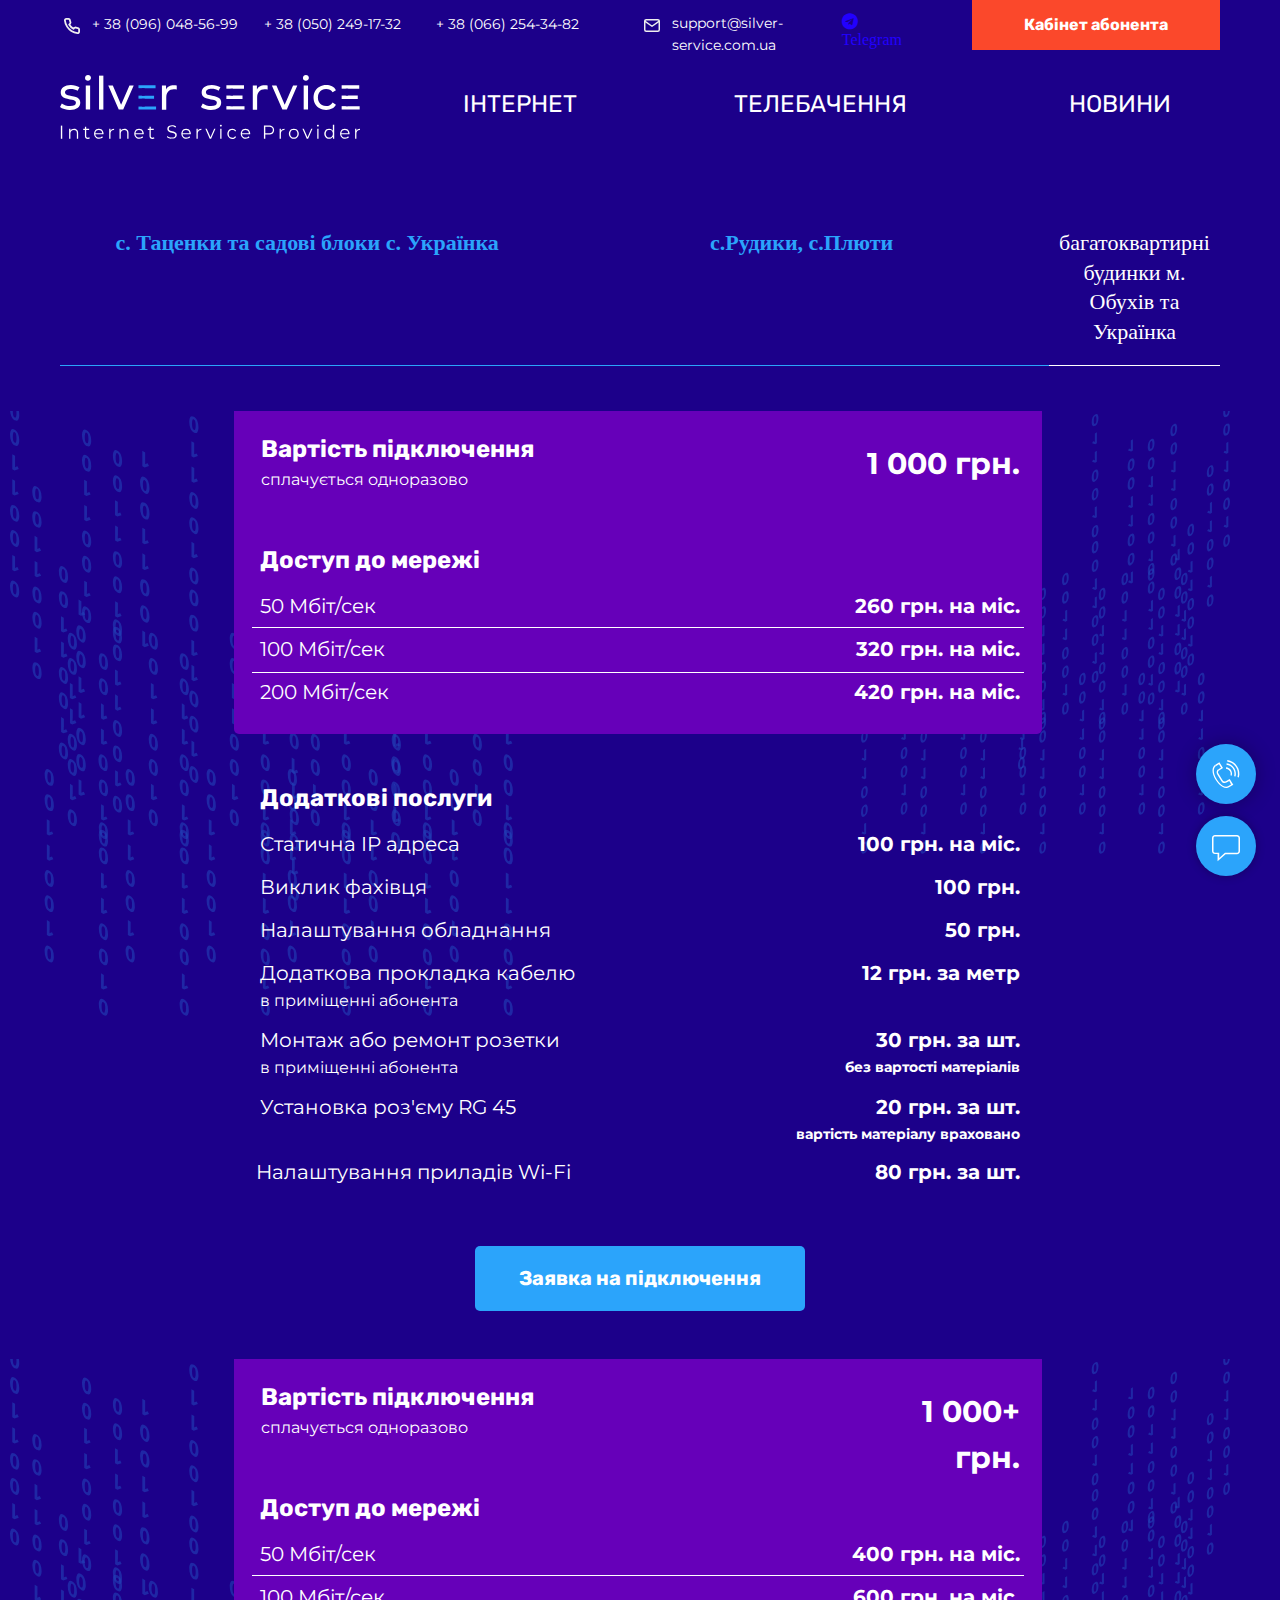
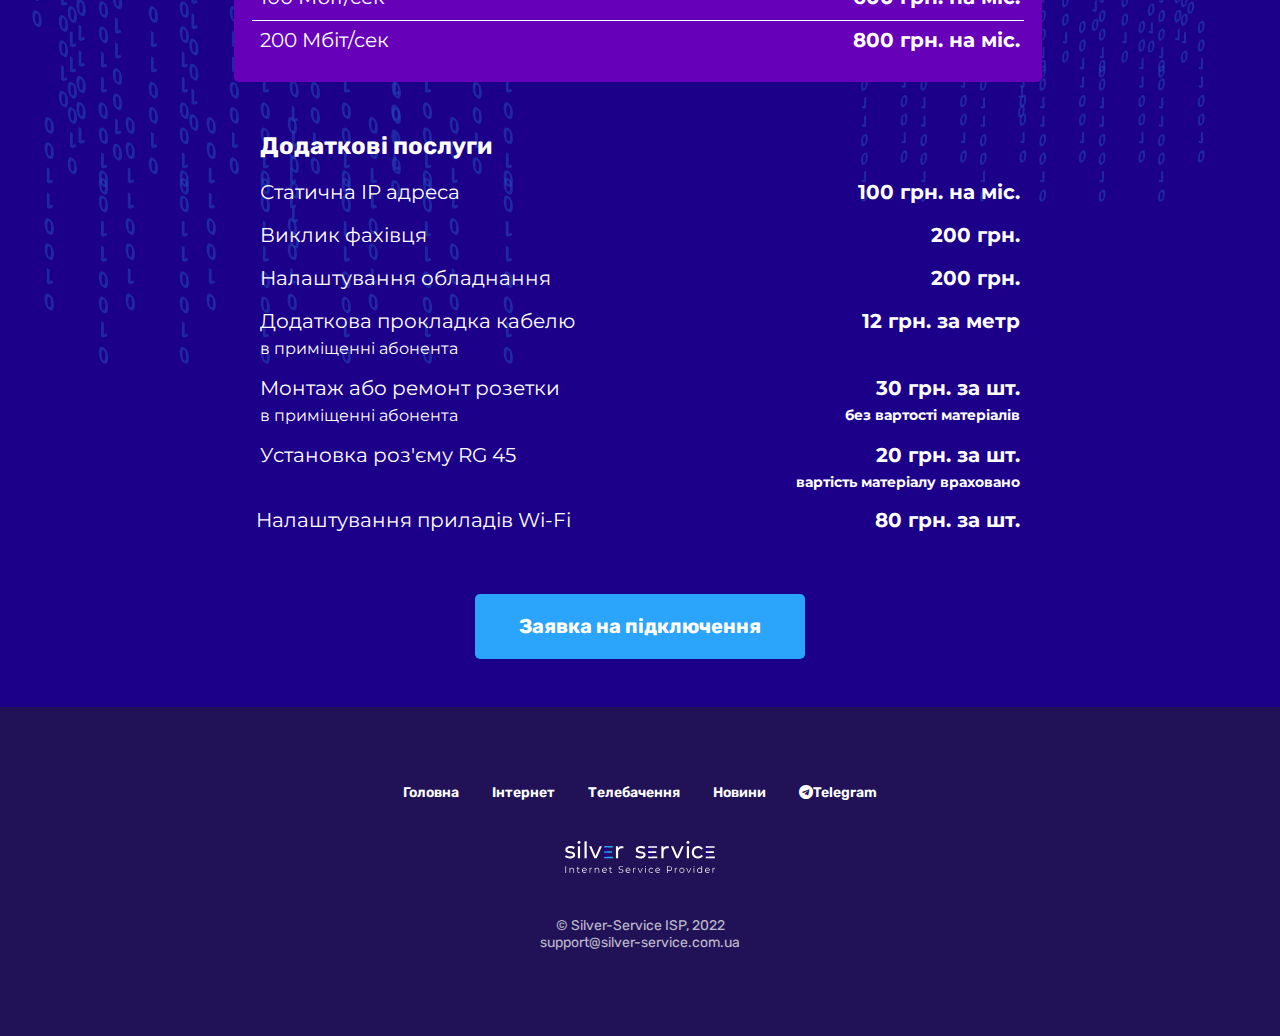
<file: page8498574.html>
﻿<!DOCTYPE html>
<html>

<head>
  <meta charset="utf-8" />
  <meta http-equiv="Content-Type" content="text/html; charset=utf-8" />
  <meta name="viewport" content="width=device-width, initial-scale=1.0" />
  <!--metatextblock-->
  <title>Інтернет</title>
  <meta property="og:url" content="http://silver-service.com.ua/page8498574.html" />
  <meta property="og:title" content="Інтернет" />
  <meta property="og:description" content="" />
  <meta property="og:type" content="website" />
  <link rel="canonical" href="http://silver-service.com.ua/page8498574.html">
  <!--/metatextblock-->
  <meta property="fb:app_id" content="257953674358265" />
  <meta name="format-detection" content="telephone=no" />
  <meta http-equiv="x-dns-prefetch-control" content="on">

  <link rel="apple-touch-icon" sizes="180x180" href="images/favicon/apple-touch-icon.png">
  <link rel="icon" type="image/png" sizes="32x32" href="images/favicon/favicon-32x32.png">
  <link rel="icon" type="image/png" sizes="16x16" href="images/favicon/favicon-16x16.png">
  <link rel="manifest" href="images/favicon/site.webmanifest">
  <link rel="stylesheet" href="https://cdnjs.cloudflare.com/ajax/libs/font-awesome/4.7.0/css/font-awesome.min.css">

  <link rel="stylesheet" href="css/tilda-grid-3.0.min.css" type="text/css" media="all" />
  <link rel="stylesheet" href="css/tilda-blocks-2.12.css?t=1578839462" type="text/css" media="all" />
  <link rel="stylesheet" href="css/tilda-animation-1.0.min.css" type="text/css" media="all" />
  <link rel="stylesheet" href="css/tilda-slds-1.4.min.css" type="text/css" media="all" />
  <link rel="stylesheet" href="css/tilda-zoom-2.0.min.css" type="text/css" media="all" />
  <link rel="stylesheet"
    href="https://fonts.googleapis.com/css?family=Montserrat|Rubik:400,700&display=swap&subset=cyrillic"
    type="text/css" />
  <link rel="stylesheet" href="css/01_rewriteForAdaptive.css">
  <script src="js/jquery-1.10.2.min.js"></script>
  <script src="js/tilda-scripts-2.8.min.js"></script>
  <script src="js/tilda-blocks-2.7.js?t=1578839462"></script>
  <script src="js/lazyload-1.3.min.js" charset="utf-8"></script>
  <script src="js/tilda-animation-1.0.min.js" charset="utf-8"></script>
  <script src="js/tilda-slds-1.4.min.js" charset="utf-8"></script>
  <script src="js/hammer.min.js" charset="utf-8"></script>
  <script src="js/tilda-zoom-2.0.min.js" charset="utf-8"></script>
  <script src="js/tilda-animation-ext-1.0.min.js" charset="utf-8"></script>
  <script src="js/tilda-forms-1.0.min.js" charset="utf-8"></script>
  <script type="text/javascript">
    window.dataLayer = window.dataLayer || [];
  </script>
</head>

<body class="t-body" style="margin:0;">
  <!--allrecords-->
  <div id="allrecords" class="t-records" data-hook="blocks-collection-content-node" data-tilda-project-id="1877229"
    data-tilda-page-id="8498574" data-tilda-formskey="243329e633d4791a2cc7b2db73a82be6">
    <!--header-->
    <div class="menu-btn">
      <span class="menu-btn__burger"></span>
    </div>
    <div class="popup-bm" id="popup-bm"></div>
    <nav hidden class="nav">
      <ul class="menu-nav">
        <li class="menu-nav__item">
          <a href="index.html" class="menu-nav__link">
            SILVER-SERVICE
          </a>
        </li>
        <li class="menu-nav__item active">
          <a href="page8498574.html" class="menu-nav__link">
            ІНТЕРНЕТ
          </a>
        </li>
        <li class="menu-nav__item">
          <a href="page8629852.html" class="menu-nav__link">
            ТЕЛЕБАЧЕННЯ
          </a>
        </li>
        <li class="menu-nav__item">
          <a href="page8629856.html" class="menu-nav__link">
            НОВИНИ
          </a>
        </li>
        <li class="menu-nav__item">
          <a href="https://t.me/SilverService_tg_bot" class="menu-nav__link">
            Telegram
          </a>
        </li>
      </ul>
    </nav>
    <div id="t-header" class="t-records" data-hook="blocks-collection-content-node" data-tilda-project-id="1877229"
      data-tilda-page-id="8498579" data-tilda-formskey="243329e633d4791a2cc7b2db73a82be6">
      <div id="rec147330664" class="r t-rec" style=" " data-animationappear="off" data-record-type="396">
        <!-- T396 -->
        <style>
          #rec147330664 .t396__artboard {
            height: 168px;
            background-color: #1c008a;
          }

          #rec147330664 .t396__filter {
            height: 168px;
          }

          #rec147330664 .t396__carrier {
            height: 168px;
            background-position: center center;
            background-attachment: scroll;
            background-size: cover;
            background-repeat: no-repeat;
          }

          @media screen and (max-width: 1199px) {
            #rec147330664 .t396__artboard {}

            #rec147330664 .t396__filter {}

            #rec147330664 .t396__carrier {
              background-attachment: scroll;
            }
          }

          @media screen and (max-width: 959px) {}

          @media screen and (max-width: 639px) {}

          @media screen and (max-width: 479px) {}

          #rec147330664 .tn-elem[data-elem-id="1575580127696"] {
            z-index: 5;
            top: 75px;
            left: calc(50% - 600px + 20px);
            width: 300px;
          }

          #rec147330664 .tn-elem[data-elem-id="1575580127696"] .tn-atom {
            background-position: center center;
            border-color: transparent;
            border-style: solid;
          }

          @media screen and (max-width: 1199px) {
            #rec147330664 .tn-elem[data-elem-id="1575580127696"] {
              top: 28px;
              left: calc(50% - 480px + 20px);
              width: 200px;
            }
          }

          @media screen and (max-width: 959px) {}

          @media screen and (max-width: 639px) {}

          @media screen and (max-width: 479px) {
            #rec147330664 .tn-elem[data-elem-id="1575580127696"] {
              top: 28px;
              left: calc(50% - 160px + 20px);
              width: 280px;
            }
          }

          #rec147330664 .tn-elem[data-elem-id="1576693805692"] {
            color: #ffffff;
            text-align: center;
            z-index: 4;
            top: 77px;
            left: calc(50% - 600px + 380px);
            width: 200px;
            height: 55px;
          }

          #rec147330664 .tn-elem[data-elem-id="1576693805692"] .tn-atom {
            color: #ffffff;
            font-size: 24px;
            font-family: 'Rubik', Arial, sans-serif;
            line-height: 1.55;
            font-weight: 400;
            border-width: 1px;
            border-radius: 30px;
            background-position: center center;
            border-color: transparent;
            border-style: solid;
            transition: background-color 0.2s ease-in-out, color 0.2s ease-in-out, border-color 0.2s ease-in-out;
          }

          #rec147330664 .tn-elem[data-elem-id="1576693805692"] .tn-atom:hover {
            color: #2ba4fb;
          }

          @media screen and (max-width: 1199px) {}

          @media screen and (max-width: 959px) {}

          @media screen and (max-width: 639px) {}

          @media screen and (max-width: 479px) {}

          #rec147330664 .tn-elem[data-elem-id="1576693866097"] {
            color: #ffffff;
            text-align: center;
            z-index: 2;
            top: 77px;
            left: calc(50% - 600px + 680px);
            width: 200px;
            height: 55px;
          }

          #rec147330664 .tn-elem[data-elem-id="1576693866097"] .tn-atom {
            color: #ffffff;
            font-size: 24px;
            font-family: 'Rubik', Arial, sans-serif;
            line-height: 1.55;
            font-weight: 400;
            border-width: 1px;
            border-radius: 30px;
            background-position: center center;
            border-color: transparent;
            border-style: solid;
            transition: background-color 0.2s ease-in-out, color 0.2s ease-in-out, border-color 0.2s ease-in-out;
          }

          #rec147330664 .tn-elem[data-elem-id="1576693866097"] .tn-atom:hover {
            color: #2ba4fb;
          }

          @media screen and (max-width: 1199px) {}

          @media screen and (max-width: 959px) {}

          @media screen and (max-width: 639px) {}

          @media screen and (max-width: 479px) {}

          #rec147330664 .tn-elem[data-elem-id="1576693891593"] {
            color: #ffffff;
            text-align: center;
            z-index: 1;
            top: 77px;
            left: calc(50% - 600px + 980px);
            width: 200px;
            height: 55px;
          }

          #rec147330664 .tn-elem[data-elem-id="1576693891593"] .tn-atom {
            color: #ffffff;
            font-size: 24px;
            font-family: 'Rubik', Arial, sans-serif;
            line-height: 1.55;
            font-weight: 400;
            border-width: 1px;
            border-radius: 30px;
            background-position: center center;
            border-color: transparent;
            border-style: solid;
            transition: background-color 0.2s ease-in-out, color 0.2s ease-in-out, border-color 0.2s ease-in-out;
          }

          #rec147330664 .tn-elem[data-elem-id="1576693891593"] .tn-atom:hover {
            color: #2ba4fb;
          }

          @media screen and (max-width: 1199px) {}

          @media screen and (max-width: 959px) {}

          @media screen and (max-width: 639px) {}

          @media screen and (max-width: 479px) {}

          #rec147330664 .tn-elem[data-elem-id="1578404969261"] {
            z-index: 6;
            top: 18px;
            left: calc(50% - 600px + 24px);
            width: 16px;
          }

          #rec147330664 .tn-elem[data-elem-id="1578404969261"] .tn-atom {
            background-position: center center;
            border-color: transparent;
            border-style: solid;
          }

          @media screen and (max-width: 1199px) {}

          @media screen and (max-width: 959px) {}

          @media screen and (max-width: 639px) {}

          @media screen and (max-width: 479px) {}

          #rec147330664 .tn-elem[data-elem-id="1578404969273"] {
            color: #ffffff;
            z-index: 7;
            top: 14px;
            left: calc(50% - 600px + 52px);
            width: 160px;
          }

          #rec147330664 .tn-elem[data-elem-id="1578404969273"] .tn-atom {
            color: #ffffff;
            font-size: 14px;
            font-family: 'Montserrat', Arial, sans-serif;
            line-height: 1.55;
            font-weight: 400;
            background-position: center center;
            border-color: transparent;
            border-style: solid;
          }

          @media screen and (max-width: 1199px) {}

          @media screen and (max-width: 959px) {}

          @media screen and (max-width: 639px) {}

          @media screen and (max-width: 479px) {}

          #rec147330664 .tn-elem[data-elem-id="1578404969281"] {
            z-index: 8;
            top: 19px;
            left: calc(50% - 600px + 604px);
            width: 16px;
          }

          #rec147330664 .tn-elem[data-elem-id="1578404969281"] .tn-atom {
            background-position: center center;
            border-color: transparent;
            border-style: solid;
          }

          @media screen and (max-width: 1199px) {}

          @media screen and (max-width: 959px) {}

          @media screen and (max-width: 639px) {}

          @media screen and (max-width: 479px) {}

          #rec147330664 .tn-elem[data-elem-id="1578404969293"] {
            color: #ffffff;
            z-index: 9;
            top: 13px;
            left: calc(50% - 600px + 632px);
            width: 230px;
          }

          #rec147330664 .tn-elem[data-elem-id="1578404969293"] .tn-atom {
            color: #ffffff;
            font-size: 14px;
            font-family: 'Montserrat', Arial, sans-serif;
            line-height: 1.55;
            font-weight: 400;
            background-position: center center;
            border-color: transparent;
            border-style: solid;
          }

          @media screen and (max-width: 1199px) {}

          @media screen and (max-width: 959px) {}

          @media screen and (max-width: 639px) {}

          @media screen and (max-width: 479px) {}

          #rec147330664 .tn-elem[data-elem-id="1578404969298"] {
            color: #ffffff;
            z-index: 10;
            top: 14px;
            left: calc(50% - 600px + 224px);
            width: 160px;
          }

          #rec147330664 .tn-elem[data-elem-id="1578404969298"] .tn-atom {
            color: #ffffff;
            font-size: 14px;
            font-family: 'Montserrat', Arial, sans-serif;
            line-height: 1.55;
            font-weight: 400;
            background-position: center center;
            border-color: transparent;
            border-style: solid;
          }

          @media screen and (max-width: 1199px) {}

          @media screen and (max-width: 959px) {}

          @media screen and (max-width: 639px) {}

          @media screen and (max-width: 479px) {}

          #rec147330664 .tn-elem[data-elem-id="1578404969304"] {
            color: #ffffff;
            z-index: 11;
            top: 14px;
            left: calc(50% - 600px + 396px);
            width: 160px;
          }

          #rec147330664 .tn-elem[data-elem-id="1578404969304"] .tn-atom {
            color: #ffffff;
            font-size: 14px;
            font-family: 'Montserrat', Arial, sans-serif;
            line-height: 1.55;
            font-weight: 400;
            background-position: center center;
            border-color: transparent;
            border-style: solid;
          }

          @media screen and (max-width: 1199px) {}

          @media screen and (max-width: 959px) {}

          @media screen and (max-width: 639px) {}

          @media screen and (max-width: 479px) {}

          #rec147330664 .tn-elem[data-elem-id="1578404969310"] {
            color: #ffffff;
            text-align: center;
            z-index: 12;
            top: 0px;
            left: calc(50% - 600px + 932px);
            width: 248px;
            height: 50px;
          }

          #rec147330664 .tn-elem[data-elem-id="1578404969310"] .tn-atom {
            color: #ffffff;
            font-size: 16px;
            font-family: 'Rubik', Arial, sans-serif;
            line-height: 1.55;
            font-weight: 700;
            border-width: 1px;
            border-radius: 0px;
            background-color: #fb482b;
            background-position: center center;
            border-color: transparent;
            border-style: solid;
            transition: background-color 0.2s ease-in-out, color 0.2s ease-in-out, border-color 0.2s ease-in-out;
          }

          #rec147330664 .tn-elem[data-elem-id="1578404969310"] .tn-atom:hover {
            background-color: #c41d00;
          }

          @media screen and (max-width: 1199px) {}

          @media screen and (max-width: 959px) {}

          @media screen and (max-width: 639px) {}

          @media screen and (max-width: 479px) {}
        </style>
        <div class='t396'>
          <div class="t396__artboard" data-artboard-recid="147330664" data-artboard-height="168"
            data-artboard-height_vh="" data-artboard-valign="center" data-artboard-ovrflw="">
            <div class="t396__carrier" data-artboard-recid="147330664"></div>
            <div class="t396__filter" data-artboard-recid="147330664"></div>
            <div class='t396__elem tn-elem tn-elem__1473306641575580127696' data-elem-id='1575580127696'
              data-elem-type='image' data-field-top-value="75" data-field-top-res-960-value="28"
              data-field-top-res-320-value="28" data-field-left-value="20" data-field-left-res-960-value="20"
              data-field-left-res-320-value="20" data-field-width-value="300" data-field-width-res-960-value="200"
              data-field-width-res-320-value="280" data-field-axisy-value="top" data-field-axisx-value="left"
              data-field-container-value="grid" data-field-topunits-value="" data-field-leftunits-value=""
              data-field-heightunits-value="" data-field-widthunits-value="">
              <a class='tn-atom' href="index.html"> <img class='tn-atom__img t-img'
                  data-original='images/tild3166-6231-4563-a464-386262303534__logo.svg' imgfield='tn_img_1575580127696'>
              </a>
            </div>
            <div class='t396__elem tn-elem tn-elem__1473306641576693805692' data-elem-id='1576693805692'
              data-elem-type='button' data-field-top-value="77" data-field-left-value="380" data-field-height-value="55"
              data-field-width-value="200" data-field-axisy-value="top" data-field-axisx-value="left"
              data-field-container-value="grid" data-field-topunits-value="" data-field-leftunits-value=""
              data-field-heightunits-value="" data-field-widthunits-value=""> <a class='tn-atom'
                href="page8498574.html">ІНТЕРНЕТ</a> </div>
            <div class='t396__elem tn-elem tn-elem__1473306641576693866097' data-elem-id='1576693866097'
              data-elem-type='button' data-field-top-value="77" data-field-left-value="680" data-field-height-value="55"
              data-field-width-value="200" data-field-axisy-value="top" data-field-axisx-value="left"
              data-field-container-value="grid" data-field-topunits-value="" data-field-leftunits-value=""
              data-field-heightunits-value="" data-field-widthunits-value=""> <a class='tn-atom'
                href="page8629852.html">ТЕЛЕБАЧЕННЯ</a> </div>
            <div class='t396__elem tn-elem tn-elem__1473306641576693891593' data-elem-id='1576693891593'
              data-elem-type='button' data-field-top-value="77" data-field-left-value="980" data-field-height-value="55"
              data-field-width-value="200" data-field-axisy-value="top" data-field-axisx-value="left"
              data-field-container-value="grid" data-field-topunits-value="" data-field-leftunits-value=""
              data-field-heightunits-value="" data-field-widthunits-value=""> <a class='tn-atom'
                href="page8629856.html">НОВИНИ</a> </div>
            <div class='t396__elem tn-elem tn-elem__1473306641578404969261' data-elem-id='1578404969261'
              data-elem-type='image' data-field-top-value="18" data-field-left-value="24" data-field-width-value="16"
              data-field-axisy-value="top" data-field-axisx-value="left" data-field-container-value="grid"
              data-field-topunits-value="" data-field-leftunits-value="" data-field-heightunits-value=""
              data-field-widthunits-value="">
              <div class='tn-atom'> <img class='tn-atom__img t-img'
                  data-original='images/tild3439-3432-4539-a363-653532376530__phone.svg'
                  imgfield='tn_img_1578404969261'> </div>
            </div>
            <div class='t396__elem tn-elem tn-elem__1473306641578404969273' data-elem-id='1578404969273'
              data-elem-type='text' data-field-top-value="14" data-field-left-value="52" data-field-width-value="160"
              data-field-axisy-value="top" data-field-axisx-value="left" data-field-container-value="grid"
              data-field-topunits-value="" data-field-leftunits-value="" data-field-heightunits-value=""
              data-field-widthunits-value="">
              <div class='tn-atom' field='tn_text_1578404969273'>+ 38 (096) 048-56-99</div>
            </div>
            <div class='t396__elem tn-elem tn-elem__1473306641578404969281' data-elem-id='1578404969281'
              data-elem-type='image' data-field-top-value="19" data-field-left-value="604" data-field-width-value="16"
              data-field-axisy-value="top" data-field-axisx-value="left" data-field-container-value="grid"
              data-field-topunits-value="" data-field-leftunits-value="" data-field-heightunits-value=""
              data-field-widthunits-value="">
              <div class='tn-atom'> <img class='tn-atom__img t-img'
                  data-original='images/tild3363-3438-4462-a466-366363633632__mail.svg' imgfield='tn_img_1578404969281'>
              </div>
            </div>
            <div class='t396__elem tn-elem tn-elem__1473306641578404969293' data-elem-id='1578404969293'
              data-elem-type='text' data-field-top-value="13" data-field-left-value="632" data-field-width-value="230"
              data-field-axisy-value="top" data-field-axisx-value="left" data-field-container-value="grid"
              data-field-topunits-value="" data-field-leftunits-value="" data-field-heightunits-value=""
              data-field-widthunits-value=""> <a class='tn-atom' href="mailto:support@silver-service.com.ua"
                target="_blank">support@silver-service.com.ua</a>
              <div class="Telegram" id="Telegram"><a href="#" class="fa fa-telegram"></a><a
                  href="https://t.me/SilverService_tg_bot">Telegram</a></div>
            </div>
            <div class='t396__elem tn-elem tn-elem__1473306641578404969298' data-elem-id='1578404969298'
              data-elem-type='text' data-field-top-value="14" data-field-left-value="224" data-field-width-value="160"
              data-field-axisy-value="top" data-field-axisx-value="left" data-field-container-value="grid"
              data-field-topunits-value="" data-field-leftunits-value="" data-field-heightunits-value=""
              data-field-widthunits-value="">
              <div class='tn-atom' field='tn_text_1578404969298'>+ 38 (050) 249-17-32</div>
            </div>
            <div class='t396__elem tn-elem tn-elem__1473306641578404969304' data-elem-id='1578404969304'
              data-elem-type='text' data-field-top-value="14" data-field-left-value="396" data-field-width-value="160"
              data-field-axisy-value="top" data-field-axisx-value="left" data-field-container-value="grid"
              data-field-topunits-value="" data-field-leftunits-value="" data-field-heightunits-value=""
              data-field-widthunits-value="">
              <div class='tn-atom' field='tn_text_1578404969304'>+ 38 (066) 254-34-82</div>
            </div>
            <div class='t396__elem tn-elem tn-elem__1473306641578404969310' data-elem-id='1578404969310'
              data-elem-type='button' data-field-top-value="0" data-field-left-value="932" data-field-height-value="50"
              data-field-width-value="248" data-field-axisy-value="top" data-field-axisx-value="left"
              data-field-container-value="grid" data-field-topunits-value="" data-field-leftunits-value=""
              data-field-heightunits-value="" data-field-widthunits-value=""> <a
                href="http://91.220.106.12:7979/publicbill/?&N=Client" <div class='tn-atom'>Кабінет абонента</div></a>
          </div>
        </div>
      </div>
      <script>
        $(document).ready(function () {
          t396_init('147330664');
        });
      </script>
      <!-- /T396 -->
    </div>
  </div>
  <!--/header-->
  <div id="rec150338650" class="r t-rec t-rec_pt_60 t-rec_pb_45"
    style="padding-top:60px;padding-bottom:45px;background-color:#1c008a; " data-animationappear="off"
    data-record-type="397" data-bg-color="#1c008a">
    <!-- t397 -->
    <div class="t397">
      <div class="t-container">
        <div class="t397__col t-width t-width_12">
          <div class="t397__wrapper t-align_center">
            <div class="t397__tab t397__tab_active t397__width_50" data-tab-rec-ids="150333603"
              style="border-bottom: 1px solid #ffffff;">
              <div class="t397__title t-name t-name_xs"
                style="color:#ffffff;font-size:12px;font-weight:400;font-family:&apos;Rubik&apos;;" field="title">
                <div style="font-size:22px;text-align:center;font-family:'Open Sans';" data-customstyle="yes">с. Таценки
                  та садові блоки с. Українка</div>
              </div>
            </div>
            <div class="t397__tab t397__tab_active t397__width_50" data-tab-rec-ids="150333633"
              style="border-bottom: 1px solid #ffffff;">
              <div class="t397__title t-name t-name_xs"
                style="color:#ffffff;font-size:12px;font-weight:400;font-family:&apos;Rubik&apos;;" field="title">
                <div style="font-size:22px;text-align:center;font-family:'Open Sans';" data-customstyle="yes">с.Рудики,
                  с.Плюти</div>
              </div>
            </div>
            <div class="t397__tab t397__width_50" data-tab-rec-ids="153167642"
              style="border-bottom: 1px solid #ffffff;">
              <div class="t397__title t-name t-name_xs"
                style="color:#ffffff;font-size:12px;font-weight:400;font-family:&apos;Rubik&apos;;" field="title2">
                <div style="font-size:22px;text-align:center;font-family:'Open Sans';" data-customstyle="yes">
                  багатоквартирні будинки м. Обухів та Українка</div>
              </div>
            </div>
          </div>
          <div class="t397__wrapper_mobile">
            <div class="t397__firefoxfix"></div>
            <select class="t397__select t-name" style="font-family:Rubik;">
              <option value="150333603">
                <div style="font-size:22px;text-align:center;font-family:'Open Sans';" data-customstyle="yes">с. Таценки
                  та садові блоки с. Українка</div>
              </option>
              <option value="150333633">
                <div style="font-size:22px;text-align:center;font-family:'Open Sans';" data-customstyle="yes">с.Рудики,
                  с.Плюти</div>
              </option>
              <option value="153167642">
                <div style="font-size:22px;text-align:center;font-family:'Open Sans';" data-customstyle="yes">
                  багатоквартирні будинки м. Обухів та Українка</div>
              </option>
            </select>
          </div>
        </div>
      </div>
    </div>
    <style type="text/css">
      #rec150338650 .t397__tab_active {
        border-bottom-color: #2ba4fb !important;
      }

      #rec150338650 .t397__tab_active .t397__title {
        color: #2ba4fb !important;
        font-weight: 700 !important;
      }

      #rec150338650 .t397__select {
        border: 1px solid #2ba4fb;
        color: #2ba4fb;
      }

      #rec150338650 .t397__wrapper_mobile:after {
        border-color: #2ba4fb transparent transparent transparent;
      }

      #rec150338650 .t397__firefoxfix {
        top: 1px;
        bottom: 1px;
        right: 1px;
      }

      #rec150338650 .t397__tab:not(.t397__tab_active):hover .t397__title {
        color: #2ba4fb !important;
      }
    </style>
    <script type="text/javascript">
      $(document).ready(function () {
        t397_init('150338650');
      });
    </script>
  </div>

  <div id="rec150333603" class="r t-rec" style=" " data-animationappear="off" data-record-type="396">
    <!-- T396 -->
    <style>
      #rec150333603 .t396__artboard {
        height: 948px;
        background-color: #1C008A;
      }

      #rec150333603 .t396__filter {
        height: 948px;
      }

      #rec150333603 .t396__carrier {
        height: 948px;
        background-position: center center;
        background-attachment: scroll;
        background-size: cover;
        background-repeat: no-repeat;
      }

      @media screen and (max-width: 1199px) {
        #rec150333603 .t396__artboard {}

        #rec150333603 .t396__filter {}

        #rec150333603 .t396__carrier {
          background-attachment: scroll;
        }
      }

      @media screen and (max-width: 959px) {}

      @media screen and (max-width: 639px) {}

      @media screen and (max-width: 479px) {}

      #rec150333603 .tn-elem[data-elem-id="1576694268135"] {
        color: #ffffff;
        z-index: 3;
        top: 20px;
        left: calc(50% - 600px + 221px);
        width: 560px;
      }

      #rec150333603 .tn-elem[data-elem-id="1576694268135"] .tn-atom {
        color: #ffffff;
        font-size: 24px;
        font-family: 'Rubik', Arial, sans-serif;
        line-height: 1.55;
        font-weight: 700;
        background-position: center center;
        border-color: transparent;
        border-style: solid;
      }

      @media screen and (max-width: 1199px) {}

      @media screen and (max-width: 959px) {}

      @media screen and (max-width: 639px) {}

      @media screen and (max-width: 479px) {}

      #rec150333603 .tn-elem[data-elem-id="1576694296438"] {
        color: #ffffff;
        text-align: right;
        z-index: 5;
        top: 30px;
        left: calc(50% - 600px + 820px);
        width: 160px;
      }

      #rec150333603 .tn-elem[data-elem-id="1576694296438"] .tn-atom {
        color: #ffffff;
        font-size: 30px;
        font-family: 'Montserrat', Arial, sans-serif;
        line-height: 1.55;
        font-weight: 700;
        background-position: center center;
        border-color: transparent;
        border-style: solid;
      }

      @media screen and (max-width: 1199px) {}

      @media screen and (max-width: 959px) {}

      @media screen and (max-width: 639px) {}

      @media screen and (max-width: 479px) {}

      #rec150333603 .tn-elem[data-elem-id="1576694385227"] {
        color: #ffffff;
        z-index: 7;
        top: 57px;
        left: calc(50% - 600px + 221px);
        width: 560px;
      }

      #rec150333603 .tn-elem[data-elem-id="1576694385227"] .tn-atom {
        color: #ffffff;
        font-size: 16px;
        font-family: 'Montserrat', Arial, sans-serif;
        line-height: 1.55;
        font-weight: 400;
        background-position: center center;
        border-color: transparent;
        border-style: solid;
      }

      @media screen and (max-width: 1199px) {}

      @media screen and (max-width: 959px) {}

      @media screen and (max-width: 639px) {}

      @media screen and (max-width: 479px) {}

      #rec150333603 .tn-elem[data-elem-id="1576694616662"] {
        color: #ffffff;
        z-index: 8;
        top: 131px;
        left: calc(50% - 600px + 220px);
        width: 560px;
      }

      #rec150333603 .tn-elem[data-elem-id="1576694616662"] .tn-atom {
        color: #ffffff;
        font-size: 24px;
        font-family: 'Rubik', Arial, sans-serif;
        line-height: 1.55;
        font-weight: 700;
        background-position: center center;
        border-color: transparent;
        border-style: solid;
      }

      @media screen and (max-width: 1199px) {}

      @media screen and (max-width: 959px) {}

      @media screen and (max-width: 639px) {}

      @media screen and (max-width: 479px) {}

      #rec150333603 .tn-elem[data-elem-id="1576694723892"] {
        color: #ffffff;
        z-index: 9;
        top: 180px;
        left: calc(50% - 600px + 220px);
        width: 560px;
      }

      #rec150333603 .tn-elem[data-elem-id="1576694723892"] .tn-atom {
        color: #ffffff;
        font-size: 20px;
        font-family: 'Montserrat', Arial, sans-serif;
        line-height: 1.55;
        font-weight: 400;
        background-position: center center;
        border-color: transparent;
        border-style: solid;
      }

      @media screen and (max-width: 1199px) {}

      @media screen and (max-width: 959px) {}

      @media screen and (max-width: 639px) {}

      @media screen and (max-width: 479px) {}

      #rec150333603 .tn-elem[data-elem-id="1576694732171"] {
        color: #ffffff;
        z-index: 10;
        top: 223px;
        left: calc(50% - 600px + 220px);
        width: 560px;
      }

      #rec150333603 .tn-elem[data-elem-id="1576694732171"] .tn-atom {
        color: #ffffff;
        font-size: 20px;
        font-family: 'Montserrat', Arial, sans-serif;
        line-height: 1.55;
        font-weight: 400;
        background-position: center center;
        border-color: transparent;
        border-style: solid;
      }

      @media screen and (max-width: 1199px) {}

      @media screen and (max-width: 959px) {}

      @media screen and (max-width: 639px) {}

      @media screen and (max-width: 479px) {}

      #rec150333603 .tn-elem[data-elem-id="1576694734882"] {
        color: #ffffff;
        z-index: 11;
        top: 266px;
        left: calc(50% - 600px + 220px);
        width: 560px;
      }

      #rec150333603 .tn-elem[data-elem-id="1576694734882"] .tn-atom {
        color: #ffffff;
        font-size: 20px;
        font-family: 'Montserrat', Arial, sans-serif;
        line-height: 1.55;
        font-weight: 400;
        background-position: center center;
        border-color: transparent;
        border-style: solid;
      }

      @media screen and (max-width: 1199px) {}

      @media screen and (max-width: 959px) {}

      @media screen and (max-width: 639px) {}

      @media screen and (max-width: 479px) {}

      #rec150333603 .tn-elem[data-elem-id="1576694814706"] {
        color: #ffffff;
        text-align: right;
        z-index: 12;
        top: 418px;
        left: calc(50% - 600px + 770px);
        width: 210px;
      }

      #rec150333603 .tn-elem[data-elem-id="1576694814706"] .tn-atom {
        color: #ffffff;
        font-size: 20px;
        font-family: 'Montserrat', Arial, sans-serif;
        line-height: 1.55;
        font-weight: 700;
        background-position: center center;
        border-color: transparent;
        border-style: solid;
      }

      @media screen and (max-width: 1199px) {}

      @media screen and (max-width: 959px) {}

      @media screen and (max-width: 639px) {}

      @media screen and (max-width: 479px) {}

      #rec150333603 .tn-elem[data-elem-id="1576694853225"] {
        color: #ffffff;
        text-align: right;
        z-index: 13;
        top: 223px;
        left: calc(50% - 600px + 770px);
        width: 210px;
      }

      #rec150333603 .tn-elem[data-elem-id="1576694853225"] .tn-atom {
        color: #ffffff;
        font-size: 20px;
        font-family: 'Montserrat', Arial, sans-serif;
        line-height: 1.55;
        font-weight: 700;
        background-position: center center;
        border-color: transparent;
        border-style: solid;
      }

      @media screen and (max-width: 1199px) {}

      @media screen and (max-width: 959px) {}

      @media screen and (max-width: 639px) {}

      @media screen and (max-width: 479px) {}

      #rec150333603 .tn-elem[data-elem-id="1576694855093"] {
        color: #ffffff;
        text-align: right;
        z-index: 14;
        top: 266px;
        left: calc(50% - 600px + 770px);
        width: 210px;
      }

      #rec150333603 .tn-elem[data-elem-id="1576694855093"] .tn-atom {
        color: #ffffff;
        font-size: 20px;
        font-family: 'Montserrat', Arial, sans-serif;
        line-height: 1.55;
        font-weight: 700;
        background-position: center center;
        border-color: transparent;
        border-style: solid;
      }

      @media screen and (max-width: 1199px) {}

      @media screen and (max-width: 959px) {}

      @media screen and (max-width: 639px) {}

      @media screen and (max-width: 479px) {}

      #rec150333603 .tn-elem[data-elem-id="1576694890395"] {
        z-index: 16;
        top: 216px;
        left: calc(50% - 600px + 212px);
        width: 772px;
        height: 1px;
      }

      #rec150333603 .tn-elem[data-elem-id="1576694890395"] .tn-atom {
        background-color: #ffffff;
        background-position: center center;
        border-color: transparent;
        border-style: solid;
      }

      @media screen and (max-width: 1199px) {}

      @media screen and (max-width: 959px) {}

      @media screen and (max-width: 639px) {}

      @media screen and (max-width: 479px) {}

      #rec150333603 .tn-elem[data-elem-id="1576694945191"] {
        z-index: 17;
        top: 261px;
        left: calc(50% - 600px + 212px);
        width: 772px;
        height: 1px;
      }

      #rec150333603 .tn-elem[data-elem-id="1576694945191"] .tn-atom {
        background-color: #ffffff;
        background-position: center center;
        border-color: transparent;
        border-style: solid;
      }

      @media screen and (max-width: 1199px) {}

      @media screen and (max-width: 959px) {}

      @media screen and (max-width: 639px) {}

      @media screen and (max-width: 479px) {}

      #rec150333603 .tn-elem[data-elem-id="1576695041490"] {
        color: #ffffff;
        z-index: 18;
        top: 369px;
        left: calc(50% - 600px + 220px);
        width: 560px;
      }

      #rec150333603 .tn-elem[data-elem-id="1576695041490"] .tn-atom {
        color: #ffffff;
        font-size: 24px;
        font-family: 'Rubik', Arial, sans-serif;
        line-height: 1.55;
        font-weight: 700;
        background-position: center center;
        border-color: transparent;
        border-style: solid;
      }

      @media screen and (max-width: 1199px) {}

      @media screen and (max-width: 959px) {}

      @media screen and (max-width: 639px) {}

      @media screen and (max-width: 479px) {}

      #rec150333603 .tn-elem[data-elem-id="1576696567040"] {
        color: #ffffff;
        z-index: 19;
        top: 418px;
        left: calc(50% - 600px + 220px);
        width: 560px;
      }

      #rec150333603 .tn-elem[data-elem-id="1576696567040"] .tn-atom {
        color: #ffffff;
        font-size: 20px;
        font-family: 'Montserrat', Arial, sans-serif;
        line-height: 1.55;
        font-weight: 400;
        background-position: center center;
        border-color: transparent;
        border-style: solid;
      }

      @media screen and (max-width: 1199px) {}

      @media screen and (max-width: 959px) {}

      @media screen and (max-width: 639px) {}

      @media screen and (max-width: 479px) {}

      #rec150333603 .tn-elem[data-elem-id="1576696594321"] {
        color: #ffffff;
        text-align: right;
        z-index: 20;
        top: 461px;
        left: calc(50% - 600px + 770px);
        width: 210px;
      }

      #rec150333603 .tn-elem[data-elem-id="1576696594321"] .tn-atom {
        color: #ffffff;
        font-size: 20px;
        font-family: 'Montserrat', Arial, sans-serif;
        line-height: 1.55;
        font-weight: 700;
        background-position: center center;
        border-color: transparent;
        border-style: solid;
      }

      @media screen and (max-width: 1199px) {}

      @media screen and (max-width: 959px) {}

      @media screen and (max-width: 639px) {}

      @media screen and (max-width: 479px) {}

      #rec150333603 .tn-elem[data-elem-id="1576696594340"] {
        color: #ffffff;
        z-index: 21;
        top: 461px;
        left: calc(50% - 600px + 220px);
        width: 560px;
      }

      #rec150333603 .tn-elem[data-elem-id="1576696594340"] .tn-atom {
        color: #ffffff;
        font-size: 20px;
        font-family: 'Montserrat', Arial, sans-serif;
        line-height: 1.55;
        font-weight: 400;
        background-position: center center;
        border-color: transparent;
        border-style: solid;
      }

      @media screen and (max-width: 1199px) {}

      @media screen and (max-width: 959px) {}

      @media screen and (max-width: 639px) {}

      @media screen and (max-width: 479px) {}

      #rec150333603 .tn-elem[data-elem-id="1576696638834"] {
        color: #ffffff;
        text-align: right;
        z-index: 22;
        top: 504px;
        left: calc(50% - 600px + 770px);
        width: 210px;
      }

      #rec150333603 .tn-elem[data-elem-id="1576696638834"] .tn-atom {
        color: #ffffff;
        font-size: 20px;
        font-family: 'Montserrat', Arial, sans-serif;
        line-height: 1.55;
        font-weight: 700;
        background-position: center center;
        border-color: transparent;
        border-style: solid;
      }

      @media screen and (max-width: 1199px) {}

      @media screen and (max-width: 959px) {}

      @media screen and (max-width: 639px) {}

      @media screen and (max-width: 479px) {}

      #rec150333603 .tn-elem[data-elem-id="1576696638840"] {
        color: #ffffff;
        z-index: 23;
        top: 504px;
        left: calc(50% - 600px + 220px);
        width: 560px;
      }

      #rec150333603 .tn-elem[data-elem-id="1576696638840"] .tn-atom {
        color: #ffffff;
        font-size: 20px;
        font-family: 'Montserrat', Arial, sans-serif;
        line-height: 1.55;
        font-weight: 400;
        background-position: center center;
        border-color: transparent;
        border-style: solid;
      }

      @media screen and (max-width: 1199px) {}

      @media screen and (max-width: 959px) {}

      @media screen and (max-width: 639px) {}

      @media screen and (max-width: 479px) {}

      #rec150333603 .tn-elem[data-elem-id="1576696638844"] {
        color: #ffffff;
        text-align: right;
        z-index: 30;
        top: 547px;
        left: calc(50% - 600px + 770px);
        width: 210px;
      }

      #rec150333603 .tn-elem[data-elem-id="1576696638844"] .tn-atom {
        color: #ffffff;
        font-size: 20px;
        font-family: 'Montserrat', Arial, sans-serif;
        line-height: 1.55;
        font-weight: 700;
        background-position: center center;
        border-color: transparent;
        border-style: solid;
      }

      @media screen and (max-width: 1199px) {}

      @media screen and (max-width: 959px) {}

      @media screen and (max-width: 639px) {}

      @media screen and (max-width: 479px) {}

      #rec150333603 .tn-elem[data-elem-id="1576696638849"] {
        color: #ffffff;
        z-index: 31;
        top: 547px;
        left: calc(50% - 600px + 220px);
        width: 560px;
      }

      #rec150333603 .tn-elem[data-elem-id="1576696638849"] .tn-atom {
        color: #ffffff;
        font-size: 20px;
        font-family: 'Montserrat', Arial, sans-serif;
        line-height: 1.55;
        font-weight: 400;
        background-position: center center;
        border-color: transparent;
        border-style: solid;
      }

      @media screen and (max-width: 1199px) {}

      @media screen and (max-width: 959px) {}

      @media screen and (max-width: 639px) {}

      @media screen and (max-width: 479px) {}

      #rec150333603 .tn-elem[data-elem-id="1576696860689"] {
        color: #ffffff;
        z-index: 32;
        top: 578px;
        left: calc(50% - 600px + 220px);
        width: 560px;
      }

      #rec150333603 .tn-elem[data-elem-id="1576696860689"] .tn-atom {
        color: #ffffff;
        font-size: 16px;
        font-family: 'Montserrat', Arial, sans-serif;
        line-height: 1.55;
        font-weight: 400;
        background-position: center center;
        border-color: transparent;
        border-style: solid;
      }

      @media screen and (max-width: 1199px) {}

      @media screen and (max-width: 959px) {}

      @media screen and (max-width: 639px) {}

      @media screen and (max-width: 479px) {}

      #rec150333603 .tn-elem[data-elem-id="1576696919573"] {
        color: #ffffff;
        text-align: right;
        z-index: 33;
        top: 614px;
        left: calc(50% - 600px + 770px);
        width: 210px;
      }

      #rec150333603 .tn-elem[data-elem-id="1576696919573"] .tn-atom {
        color: #ffffff;
        font-size: 20px;
        font-family: 'Montserrat', Arial, sans-serif;
        line-height: 1.55;
        font-weight: 700;
        background-position: center center;
        border-color: transparent;
        border-style: solid;
      }

      @media screen and (max-width: 1199px) {}

      @media screen and (max-width: 959px) {}

      @media screen and (max-width: 639px) {}

      @media screen and (max-width: 479px) {}

      #rec150333603 .tn-elem[data-elem-id="1576696919606"] {
        color: #ffffff;
        z-index: 34;
        top: 614px;
        left: calc(50% - 600px + 220px);
        width: 560px;
      }

      #rec150333603 .tn-elem[data-elem-id="1576696919606"] .tn-atom {
        color: #ffffff;
        font-size: 20px;
        font-family: 'Montserrat', Arial, sans-serif;
        line-height: 1.55;
        font-weight: 400;
        background-position: center center;
        border-color: transparent;
        border-style: solid;
      }

      @media screen and (max-width: 1199px) {}

      @media screen and (max-width: 959px) {}

      @media screen and (max-width: 639px) {}

      @media screen and (max-width: 479px) {}

      #rec150333603 .tn-elem[data-elem-id="1576696919617"] {
        color: #ffffff;
        z-index: 35;
        top: 645px;
        left: calc(50% - 600px + 220px);
        width: 560px;
      }

      #rec150333603 .tn-elem[data-elem-id="1576696919617"] .tn-atom {
        color: #ffffff;
        font-size: 16px;
        font-family: 'Montserrat', Arial, sans-serif;
        line-height: 1.55;
        font-weight: 400;
        background-position: center center;
        border-color: transparent;
        border-style: solid;
      }

      @media screen and (max-width: 1199px) {}

      @media screen and (max-width: 959px) {}

      @media screen and (max-width: 639px) {}

      @media screen and (max-width: 479px) {}

      #rec150333603 .tn-elem[data-elem-id="1576931295265"] {
        color: #ffffff;
        text-align: right;
        z-index: 36;
        top: 180px;
        left: calc(50% - 600px + 770px);
        width: 210px;
      }

      #rec150333603 .tn-elem[data-elem-id="1576931295265"] .tn-atom {
        color: #ffffff;
        font-size: 20px;
        font-family: 'Montserrat', Arial, sans-serif;
        line-height: 1.55;
        font-weight: 700;
        background-position: center center;
        border-color: transparent;
        border-style: solid;
      }

      @media screen and (max-width: 1199px) {}

      @media screen and (max-width: 959px) {}

      @media screen and (max-width: 639px) {}

      @media screen and (max-width: 479px) {}

      #rec150333603 .tn-elem[data-elem-id="1576931372046"] {
        color: #ffffff;
        text-align: right;
        z-index: 37;
        top: 646px;
        left: calc(50% - 600px + 778px);
        width: 202px;
      }

      #rec150333603 .tn-elem[data-elem-id="1576931372046"] .tn-atom {
        color: #ffffff;
        font-size: 14px;
        font-family: 'Montserrat', Arial, sans-serif;
        line-height: 1.55;
        font-weight: 700;
        background-position: center center;
        border-color: transparent;
        border-style: solid;
      }

      @media screen and (max-width: 1199px) {}

      @media screen and (max-width: 959px) {}

      @media screen and (max-width: 639px) {}

      @media screen and (max-width: 479px) {}

      #rec150333603 .tn-elem[data-elem-id="1576931505706"] {
        color: #ffffff;
        text-align: right;
        z-index: 39;
        top: 681px;
        left: calc(50% - 600px + 770px);
        width: 210px;
      }

      #rec150333603 .tn-elem[data-elem-id="1576931505706"] .tn-atom {
        color: #ffffff;
        font-size: 20px;
        font-family: 'Montserrat', Arial, sans-serif;
        line-height: 1.55;
        font-weight: 700;
        background-position: center center;
        border-color: transparent;
        border-style: solid;
      }

      @media screen and (max-width: 1199px) {}

      @media screen and (max-width: 959px) {}

      @media screen and (max-width: 639px) {}

      @media screen and (max-width: 479px) {}

      #rec150333603 .tn-elem[data-elem-id="1576931505724"] {
        color: #ffffff;
        z-index: 40;
        top: 681px;
        left: calc(50% - 600px + 220px);
        width: 560px;
      }

      #rec150333603 .tn-elem[data-elem-id="1576931505724"] .tn-atom {
        color: #ffffff;
        font-size: 20px;
        font-family: 'Montserrat', Arial, sans-serif;
        line-height: 1.55;
        font-weight: 400;
        background-position: center center;
        border-color: transparent;
        border-style: solid;
      }

      @media screen and (max-width: 1199px) {}

      @media screen and (max-width: 959px) {}

      @media screen and (max-width: 639px) {}

      @media screen and (max-width: 479px) {}

      #rec150333603 .tn-elem[data-elem-id="1576931505738"] {
        color: #ffffff;
        text-align: right;
        z-index: 41;
        top: 713px;
        left: calc(50% - 600px + 725px);
        width: 255px;
      }

      #rec150333603 .tn-elem[data-elem-id="1576931505738"] .tn-atom {
        color: #ffffff;
        font-size: 14px;
        font-family: 'Montserrat', Arial, sans-serif;
        line-height: 1.55;
        font-weight: 700;
        background-position: center center;
        border-color: transparent;
        border-style: solid;
      }

      @media screen and (max-width: 1199px) {}

      @media screen and (max-width: 959px) {}

      @media screen and (max-width: 639px) {}

      @media screen and (max-width: 479px) {}

      #rec150333603 .tn-elem[data-elem-id="1576931598220"] {
        color: #ffffff;
        text-align: right;
        z-index: 42;
        top: 746px;
        left: calc(50% - 600px + 770px);
        width: 210px;
      }

      #rec150333603 .tn-elem[data-elem-id="1576931598220"] .tn-atom {
        color: #ffffff;
        font-size: 20px;
        font-family: 'Montserrat', Arial, sans-serif;
        line-height: 1.55;
        font-weight: 700;
        background-position: center center;
        border-color: transparent;
        border-style: solid;
      }

      @media screen and (max-width: 1199px) {}

      @media screen and (max-width: 959px) {}

      @media screen and (max-width: 639px) {}

      @media screen and (max-width: 479px) {}

      #rec150333603 .tn-elem[data-elem-id="1576931598230"] {
        color: #ffffff;
        z-index: 43;
        top: 746px;
        left: calc(50% - 600px + 216px);
        width: 544px;
      }

      #rec150333603 .tn-elem[data-elem-id="1576931598230"] .tn-atom {
        color: #ffffff;
        font-size: 20px;
        font-family: 'Montserrat', Arial, sans-serif;
        line-height: 1.55;
        font-weight: 400;
        background-position: center center;
        border-color: transparent;
        border-style: solid;
      }

      @media screen and (max-width: 1199px) {}

      @media screen and (max-width: 959px) {}

      @media screen and (max-width: 639px) {}

      @media screen and (max-width: 479px) {}

      #rec150333603 .tn-elem[data-elem-id="1576932460241"] {
        z-index: 2;
        top: -5px;
        left: calc(50% - 600px + 194px);
        width: 808px;
        height: 328px;
      }

      #rec150333603 .tn-elem[data-elem-id="1576932460241"] .tn-atom {
        border-radius: 5px;
        background-color: #6600b9;
        background-position: center center;
        border-color: transparent;
        border-style: solid;
      }

      @media screen and (max-width: 1199px) {}

      @media screen and (max-width: 959px) {}

      @media screen and (max-width: 639px) {}

      @media screen and (max-width: 479px) {}

      #rec150333603 .tn-elem[data-elem-id="1578316012381"] {
        color: #ffffff;
        text-align: center;
        z-index: 44;
        top: calc(948px - 65px + -48px);
        left: calc(50% - 165px + 0px);
        width: 330px;
        height: 65px;
      }

      #rec150333603 .tn-elem[data-elem-id="1578316012381"] .tn-atom {
        color: #ffffff;
        font-size: 20px;
        font-family: 'Rubik', Arial, sans-serif;
        line-height: 1.55;
        font-weight: 700;
        border-width: 2px;
        border-radius: 5px;
        background-color: #2ba4fb;
        background-position: center center;
        border-color: transparent;
        border-style: solid;
        transition: background-color 0.2s ease-in-out, color 0.2s ease-in-out, border-color 0.2s ease-in-out;
      }

      #rec150333603 .tn-elem[data-elem-id="1578316012381"] .tn-atom:hover {
        background-color: #6600b9;
        color: #ffffff;
      }

      @media screen and (max-width: 1199px) {}

      @media screen and (max-width: 959px) {}

      @media screen and (max-width: 639px) {}

      @media screen and (max-width: 479px) {}

      #rec150333603 .tn-elem[data-elem-id="1578316279313"] {
        z-index: 1;
        top: -20px;
        left: calc(50% - 600px + -30px);
        width: 1220px;
      }

      #rec150333603 .tn-elem[data-elem-id="1578316279313"] .tn-atom {
        opacity: 0.4;
        background-position: center center;
        border-color: transparent;
        border-style: solid;
      }

      @media screen and (max-width: 1199px) {}

      @media screen and (max-width: 959px) {}

      @media screen and (max-width: 639px) {}

      @media screen and (max-width: 479px) {}
    </style>
    <div class='t396'>
      <div class="t396__artboard" data-artboard-recid="150333603" data-artboard-height="948" data-artboard-height_vh=""
        data-artboard-valign="center" data-artboard-ovrflw="">
        <div class="t396__carrier" data-artboard-recid="150333603"></div>
        <div class="t396__filter" data-artboard-recid="150333603"></div>
        <div class='t396__elem tn-elem tn-elem__1503336031576694268135' data-elem-id='1576694268135'
          data-elem-type='text' data-field-top-value="20" data-field-left-value="221" data-field-width-value="560"
          data-field-axisy-value="top" data-field-axisx-value="left" data-field-container-value="grid"
          data-field-topunits-value="" data-field-leftunits-value="" data-field-heightunits-value=""
          data-field-widthunits-value="">
          <div class='tn-atom' field='tn_text_1576694268135'>Вартість підключення</div>
        </div>
        <div class='t396__elem tn-elem tn-elem__1503336031576694296438' data-elem-id='1576694296438'
          data-elem-type='text' data-field-top-value="30" data-field-left-value="820" data-field-width-value="160"
          data-field-axisy-value="top" data-field-axisx-value="left" data-field-container-value="grid"
          data-field-topunits-value="" data-field-leftunits-value="" data-field-heightunits-value=""
          data-field-widthunits-value="">
          <div class='tn-atom' field='tn_text_1576694296438'>1 000 грн.</div>
        </div>
        <div class='t396__elem tn-elem tn-elem__1503336031576694385227' data-elem-id='1576694385227'
          data-elem-type='text' data-field-top-value="57" data-field-left-value="221" data-field-width-value="560"
          data-field-axisy-value="top" data-field-axisx-value="left" data-field-container-value="grid"
          data-field-topunits-value="" data-field-leftunits-value="" data-field-heightunits-value=""
          data-field-widthunits-value="">
          <div class='tn-atom' field='tn_text_1576694385227'>сплачується одноразово</div>
        </div>
        <div class='t396__elem tn-elem tn-elem__1503336031576694616662' data-elem-id='1576694616662'
          data-elem-type='text' data-field-top-value="131" data-field-left-value="220" data-field-width-value="560"
          data-field-axisy-value="top" data-field-axisx-value="left" data-field-container-value="grid"
          data-field-topunits-value="" data-field-leftunits-value="" data-field-heightunits-value=""
          data-field-widthunits-value="">
          <div class='tn-atom' field='tn_text_1576694616662'>Доступ до мережі</div>
        </div>
        <div class='t396__elem tn-elem tn-elem__1503336031576694723892' data-elem-id='1576694723892'
          data-elem-type='text' data-field-top-value="180" data-field-left-value="220" data-field-width-value="560"
          data-field-axisy-value="top" data-field-axisx-value="left" data-field-container-value="grid"
          data-field-topunits-value="" data-field-leftunits-value="" data-field-heightunits-value=""
          data-field-widthunits-value="">
          <div class='tn-atom' field='tn_text_1576694723892'>50 Мбіт/сек</div>
        </div>
        <div class='t396__elem tn-elem tn-elem__1503336031576694732171' data-elem-id='1576694732171'
          data-elem-type='text' data-field-top-value="223" data-field-left-value="220" data-field-width-value="560"
          data-field-axisy-value="top" data-field-axisx-value="left" data-field-container-value="grid"
          data-field-topunits-value="" data-field-leftunits-value="" data-field-heightunits-value=""
          data-field-widthunits-value="">
          <div class='tn-atom' field='tn_text_1576694732171'>100 Мбіт/сек</div>
        </div>
        <div class='t396__elem tn-elem tn-elem__1503336031576694734882' data-elem-id='1576694734882'
          data-elem-type='text' data-field-top-value="266" data-field-left-value="220" data-field-width-value="560"
          data-field-axisy-value="top" data-field-axisx-value="left" data-field-container-value="grid"
          data-field-topunits-value="" data-field-leftunits-value="" data-field-heightunits-value=""
          data-field-widthunits-value="">
          <div class='tn-atom' field='tn_text_1576694734882'>200 Мбіт/сек</div>
        </div>
        <div class='t396__elem tn-elem tn-elem__1503336031576694814706' data-elem-id='1576694814706'
          data-elem-type='text' data-field-top-value="418" data-field-left-value="770" data-field-width-value="210"
          data-field-axisy-value="top" data-field-axisx-value="left" data-field-container-value="grid"
          data-field-topunits-value="" data-field-leftunits-value="" data-field-heightunits-value=""
          data-field-widthunits-value="">
          <div class='tn-atom' field='tn_text_1576694814706'>100 грн. на міс.</div>
        </div>
        <div class='t396__elem tn-elem tn-elem__1503336031576694853225' data-elem-id='1576694853225'
          data-elem-type='text' data-field-top-value="223" data-field-left-value="770" data-field-width-value="210"
          data-field-axisy-value="top" data-field-axisx-value="left" data-field-container-value="grid"
          data-field-topunits-value="" data-field-leftunits-value="" data-field-heightunits-value=""
          data-field-widthunits-value="">
          <div class='tn-atom' field='tn_text_1576694853225'>320 грн. на міс.</div>
        </div>
        <div class='t396__elem tn-elem tn-elem__1503336031576694855093' data-elem-id='1576694855093'
          data-elem-type='text' data-field-top-value="266" data-field-left-value="770" data-field-width-value="210"
          data-field-axisy-value="top" data-field-axisx-value="left" data-field-container-value="grid"
          data-field-topunits-value="" data-field-leftunits-value="" data-field-heightunits-value=""
          data-field-widthunits-value="">
          <div class='tn-atom' field='tn_text_1576694855093'>420 грн. на міс.</div>
        </div>
        <div class='t396__elem tn-elem tn-elem__1503336031576694890395' data-elem-id='1576694890395'
          data-elem-type='shape' data-field-top-value="216" data-field-left-value="212" data-field-height-value="1"
          data-field-width-value="772" data-field-axisy-value="top" data-field-axisx-value="left"
          data-field-container-value="grid" data-field-topunits-value="" data-field-leftunits-value=""
          data-field-heightunits-value="" data-field-widthunits-value="px">
          <div class='tn-atom'> </div>
        </div>
        <div class='t396__elem tn-elem tn-elem__1503336031576694945191' data-elem-id='1576694945191'
          data-elem-type='shape' data-field-top-value="261" data-field-left-value="212" data-field-height-value="1"
          data-field-width-value="772" data-field-axisy-value="top" data-field-axisx-value="left"
          data-field-container-value="grid" data-field-topunits-value="" data-field-leftunits-value=""
          data-field-heightunits-value="" data-field-widthunits-value="px">
          <div class='tn-atom'> </div>
        </div>
        <div class='t396__elem tn-elem tn-elem__1503336031576695041490' data-elem-id='1576695041490'
          data-elem-type='text' data-field-top-value="369" data-field-left-value="220" data-field-width-value="560"
          data-field-axisy-value="top" data-field-axisx-value="left" data-field-container-value="grid"
          data-field-topunits-value="" data-field-leftunits-value="" data-field-heightunits-value=""
          data-field-widthunits-value="">
          <div class='tn-atom' field='tn_text_1576695041490'>Додаткові послуги</div>
        </div>
        <div class='t396__elem tn-elem tn-elem__1503336031576696567040' data-elem-id='1576696567040'
          data-elem-type='text' data-field-top-value="418" data-field-left-value="220" data-field-width-value="560"
          data-field-axisy-value="top" data-field-axisx-value="left" data-field-container-value="grid"
          data-field-topunits-value="" data-field-leftunits-value="" data-field-heightunits-value=""
          data-field-widthunits-value="">
          <div class='tn-atom' field='tn_text_1576696567040'>Статична IP адреса</div>
        </div>
        <div class='t396__elem tn-elem tn-elem__1503336031576696594321' data-elem-id='1576696594321'
          data-elem-type='text' data-field-top-value="461" data-field-left-value="770" data-field-width-value="210"
          data-field-axisy-value="top" data-field-axisx-value="left" data-field-container-value="grid"
          data-field-topunits-value="" data-field-leftunits-value="" data-field-heightunits-value=""
          data-field-widthunits-value="">
          <div class='tn-atom' field='tn_text_1576696594321'>100 грн. </div>
        </div>
        <div class='t396__elem tn-elem tn-elem__1503336031576696594340' data-elem-id='1576696594340'
          data-elem-type='text' data-field-top-value="461" data-field-left-value="220" data-field-width-value="560"
          data-field-axisy-value="top" data-field-axisx-value="left" data-field-container-value="grid"
          data-field-topunits-value="" data-field-leftunits-value="" data-field-heightunits-value=""
          data-field-widthunits-value="">
          <div class='tn-atom' field='tn_text_1576696594340'>Виклик фахівця</div>
        </div>
        <div class='t396__elem tn-elem tn-elem__1503336031576696638834' data-elem-id='1576696638834'
          data-elem-type='text' data-field-top-value="504" data-field-left-value="770" data-field-width-value="210"
          data-field-axisy-value="top" data-field-axisx-value="left" data-field-container-value="grid"
          data-field-topunits-value="" data-field-leftunits-value="" data-field-heightunits-value=""
          data-field-widthunits-value="">
          <div class='tn-atom' field='tn_text_1576696638834'>50 грн.</div>
        </div>
        <div class='t396__elem tn-elem tn-elem__1503336031576696638840' data-elem-id='1576696638840'
          data-elem-type='text' data-field-top-value="504" data-field-left-value="220" data-field-width-value="560"
          data-field-axisy-value="top" data-field-axisx-value="left" data-field-container-value="grid"
          data-field-topunits-value="" data-field-leftunits-value="" data-field-heightunits-value=""
          data-field-widthunits-value="">
          <div class='tn-atom' field='tn_text_1576696638840'>Налаштування обладнання</div>
        </div>
        <div class='t396__elem tn-elem tn-elem__1503336031576696638844' data-elem-id='1576696638844'
          data-elem-type='text' data-field-top-value="547" data-field-left-value="770" data-field-width-value="210"
          data-field-axisy-value="top" data-field-axisx-value="left" data-field-container-value="grid"
          data-field-topunits-value="" data-field-leftunits-value="" data-field-heightunits-value=""
          data-field-widthunits-value="">
          <div class='tn-atom' field='tn_text_1576696638844'>12 грн. за метр</div>
        </div>
        <div class='t396__elem tn-elem tn-elem__1503336031576696638849' data-elem-id='1576696638849'
          data-elem-type='text' data-field-top-value="547" data-field-left-value="220" data-field-width-value="560"
          data-field-axisy-value="top" data-field-axisx-value="left" data-field-container-value="grid"
          data-field-topunits-value="" data-field-leftunits-value="" data-field-heightunits-value=""
          data-field-widthunits-value="">
          <div class='tn-atom' field='tn_text_1576696638849'>Додаткова прокладка кабелю
            <br>
          </div>
        </div>
        <div class='t396__elem tn-elem tn-elem__1503336031576696860689' data-elem-id='1576696860689'
          data-elem-type='text' data-field-top-value="578" data-field-left-value="220" data-field-width-value="560"
          data-field-axisy-value="top" data-field-axisx-value="left" data-field-container-value="grid"
          data-field-topunits-value="" data-field-leftunits-value="" data-field-heightunits-value=""
          data-field-widthunits-value="">
          <div class='tn-atom' field='tn_text_1576696860689'>в приміщенні абонента
            <br>
          </div>
        </div>
        <div class='t396__elem tn-elem tn-elem__1503336031576696919573' data-elem-id='1576696919573'
          data-elem-type='text' data-field-top-value="614" data-field-left-value="770" data-field-width-value="210"
          data-field-axisy-value="top" data-field-axisx-value="left" data-field-container-value="grid"
          data-field-topunits-value="" data-field-leftunits-value="" data-field-heightunits-value=""
          data-field-widthunits-value="">
          <div class='tn-atom' field='tn_text_1576696919573'>30 грн. за шт.</div>
        </div>
        <div class='t396__elem tn-elem tn-elem__1503336031576696919606' data-elem-id='1576696919606'
          data-elem-type='text' data-field-top-value="614" data-field-left-value="220" data-field-width-value="560"
          data-field-axisy-value="top" data-field-axisx-value="left" data-field-container-value="grid"
          data-field-topunits-value="" data-field-leftunits-value="" data-field-heightunits-value=""
          data-field-widthunits-value="">
          <div class='tn-atom' field='tn_text_1576696919606'>Монтаж або ремонт розетки</div>
        </div>
        <div class='t396__elem tn-elem tn-elem__1503336031576696919617' data-elem-id='1576696919617'
          data-elem-type='text' data-field-top-value="645" data-field-left-value="220" data-field-width-value="560"
          data-field-axisy-value="top" data-field-axisx-value="left" data-field-container-value="grid"
          data-field-topunits-value="" data-field-leftunits-value="" data-field-heightunits-value=""
          data-field-widthunits-value="">
          <div class='tn-atom' field='tn_text_1576696919617'>в приміщенні абонента
            <br>
          </div>
        </div>
        <div class='t396__elem tn-elem tn-elem__1503336031576931295265' data-elem-id='1576931295265'
          data-elem-type='text' data-field-top-value="180" data-field-left-value="770" data-field-width-value="210"
          data-field-axisy-value="top" data-field-axisx-value="left" data-field-container-value="grid"
          data-field-topunits-value="" data-field-leftunits-value="" data-field-heightunits-value=""
          data-field-widthunits-value="">
          <div class='tn-atom' field='tn_text_1576931295265'>260 грн. на міс.</div>
        </div>
        <div class='t396__elem tn-elem tn-elem__1503336031576931372046' data-elem-id='1576931372046'
          data-elem-type='text' data-field-top-value="646" data-field-left-value="778" data-field-width-value="202"
          data-field-axisy-value="top" data-field-axisx-value="left" data-field-container-value="grid"
          data-field-topunits-value="" data-field-leftunits-value="" data-field-heightunits-value=""
          data-field-widthunits-value="">
          <div class='tn-atom' field='tn_text_1576931372046'>без вартості матеріалів
            <br>
          </div>
        </div>
        <div class='t396__elem tn-elem tn-elem__1503336031576931505706' data-elem-id='1576931505706'
          data-elem-type='text' data-field-top-value="681" data-field-left-value="770" data-field-width-value="210"
          data-field-axisy-value="top" data-field-axisx-value="left" data-field-container-value="grid"
          data-field-topunits-value="" data-field-leftunits-value="" data-field-heightunits-value=""
          data-field-widthunits-value="">
          <div class='tn-atom' field='tn_text_1576931505706'>20 грн. за шт.</div>
        </div>
        <div class='t396__elem tn-elem tn-elem__1503336031576931505724' data-elem-id='1576931505724'
          data-elem-type='text' data-field-top-value="681" data-field-left-value="220" data-field-width-value="560"
          data-field-axisy-value="top" data-field-axisx-value="left" data-field-container-value="grid"
          data-field-topunits-value="" data-field-leftunits-value="" data-field-heightunits-value=""
          data-field-widthunits-value="">
          <div class='tn-atom' field='tn_text_1576931505724'>Установка роз'єму RG 45</div>
        </div>
        <div class='t396__elem tn-elem tn-elem__1503336031576931505738' data-elem-id='1576931505738'
          data-elem-type='text' data-field-top-value="713" data-field-left-value="725" data-field-width-value="255"
          data-field-axisy-value="top" data-field-axisx-value="left" data-field-container-value="grid"
          data-field-topunits-value="" data-field-leftunits-value="" data-field-heightunits-value=""
          data-field-widthunits-value="">
          <div class='tn-atom' field='tn_text_1576931505738'>вартість матеріалу враховано
            <br>
          </div>
        </div>
        <div class='t396__elem tn-elem tn-elem__1503336031576931598220' data-elem-id='1576931598220'
          data-elem-type='text' data-field-top-value="746" data-field-left-value="770" data-field-width-value="210"
          data-field-axisy-value="top" data-field-axisx-value="left" data-field-container-value="grid"
          data-field-topunits-value="" data-field-leftunits-value="" data-field-heightunits-value=""
          data-field-widthunits-value="">
          <div class='tn-atom' field='tn_text_1576931598220'>80 грн. за шт.</div>
        </div>
        <div class='t396__elem tn-elem tn-elem__1503336031576931598230' data-elem-id='1576931598230'
          data-elem-type='text' data-field-top-value="746" data-field-left-value="216" data-field-width-value="544"
          data-field-axisy-value="top" data-field-axisx-value="left" data-field-container-value="grid"
          data-field-topunits-value="" data-field-leftunits-value="" data-field-heightunits-value=""
          data-field-widthunits-value="">
          <div class='tn-atom' field='tn_text_1576931598230'>Налаштування приладів Wi-Fi</div>
        </div>
        <div class='t396__elem tn-elem tn-elem__1503336031576932460241' data-elem-id='1576932460241'
          data-elem-type='shape' data-field-top-value="-5" data-field-left-value="194" data-field-height-value="328"
          data-field-width-value="808" data-field-axisy-value="top" data-field-axisx-value="left"
          data-field-container-value="grid" data-field-topunits-value="" data-field-leftunits-value=""
          data-field-heightunits-value="" data-field-widthunits-value="">
          <div class='tn-atom'> </div>
        </div>
        <div class='t396__elem tn-elem tn-elem__1503336031578316012381' data-elem-id='1578316012381'
          data-elem-type='button' data-field-top-value="-48" data-field-left-value="0" data-field-height-value="65"
          data-field-width-value="330" data-field-axisy-value="bottom" data-field-axisx-value="center"
          data-field-container-value="grid" data-field-topunits-value="" data-field-leftunits-value=""
          data-field-heightunits-value="" data-field-widthunits-value=""> <a class="tn-atom"
            href="http://91.220.106.12:7979/anketa/ru_RU/" <div="">Заявка на підключення</a> </div>
        <div class='t396__elem tn-elem tn-elem__1503336031578316279313' data-elem-id='1578316279313'
          data-elem-type='image' data-field-top-value="-20" data-field-left-value="-30" data-field-width-value="1220"
          data-field-axisy-value="top" data-field-axisx-value="left" data-field-container-value="grid"
          data-field-topunits-value="" data-field-leftunits-value="" data-field-heightunits-value=""
          data-field-widthunits-value="" data-animate-prx="scroll" data-animate-prx-s="150"
          data-field-lazyoff-value="y">
          <div class='tn-atom'> <img class='tn-atom__img'
              src='images/tild3032-3837-4261-b161-616131396335__internet-bgg.svg' imgfield='tn_img_1578316279313'>
          </div>
        </div>
      </div>
    </div>
    <script>
      $(document).ready(function () {
        t396_init('150333603');
      });
    </script>
    <!-- /T396 -->
  </div>

  <div id="rec150333633" class="r t-rec" style=" " data-animationappear="off" data-record-type="396">
    <!-- T396 -->
    <style>
      #rec150333633 .t396__artboard {
        height: 948px;
        background-color: #1C008A;
      }

      #rec150333633 .t396__filter {
        height: 948px;
      }

      #rec150333633 .t396__carrier {
        height: 948px;
        background-position: center center;
        background-attachment: scroll;
        background-size: cover;
        background-repeat: no-repeat;
      }

      @media screen and (max-width: 1199px) {
        #rec150333633 .t396__artboard {}

        #rec150333633 .t396__filter {}

        #rec150333633 .t396__carrier {
          background-attachment: scroll;
        }
      }

      @media screen and (max-width: 959px) {}

      @media screen and (max-width: 639px) {}

      @media screen and (max-width: 479px) {}

      #rec150333633 .tn-elem[data-elem-id="1576694268135"] {
        color: #ffffff;
        z-index: 3;
        top: 20px;
        left: calc(50% - 600px + 221px);
        width: 560px;
      }

      #rec150333633 .tn-elem[data-elem-id="1576694268135"] .tn-atom {
        color: #ffffff;
        font-size: 24px;
        font-family: 'Rubik', Arial, sans-serif;
        line-height: 1.55;
        font-weight: 700;
        background-position: center center;
        border-color: transparent;
        border-style: solid;
      }

      @media screen and (max-width: 1199px) {}

      @media screen and (max-width: 959px) {}

      @media screen and (max-width: 639px) {}

      @media screen and (max-width: 479px) {}

      #rec150333633 .tn-elem[data-elem-id="1576694296438"] {
        color: #ffffff;
        text-align: right;
        z-index: 5;
        top: 30px;
        left: calc(50% - 600px + 820px);
        width: 160px;
      }

      #rec150333633 .tn-elem[data-elem-id="1576694296438"] .tn-atom {
        color: #ffffff;
        font-size: 30px;
        font-family: 'Montserrat', Arial, sans-serif;
        line-height: 1.55;
        font-weight: 700;
        background-position: center center;
        border-color: transparent;
        border-style: solid;
      }

      @media screen and (max-width: 1199px) {}

      @media screen and (max-width: 959px) {}

      @media screen and (max-width: 639px) {}

      @media screen and (max-width: 479px) {}

      #rec150333633 .tn-elem[data-elem-id="1576694385227"] {
        color: #ffffff;
        z-index: 7;
        top: 57px;
        left: calc(50% - 600px + 221px);
        width: 560px;
      }

      #rec150333633 .tn-elem[data-elem-id="1576694385227"] .tn-atom {
        color: #ffffff;
        font-size: 16px;
        font-family: 'Montserrat', Arial, sans-serif;
        line-height: 1.55;
        font-weight: 400;
        background-position: center center;
        border-color: transparent;
        border-style: solid;
      }

      @media screen and (max-width: 1199px) {}

      @media screen and (max-width: 959px) {}

      @media screen and (max-width: 639px) {}

      @media screen and (max-width: 479px) {}

      #rec150333633 .tn-elem[data-elem-id="1576694616662"] {
        color: #ffffff;
        z-index: 8;
        top: 131px;
        left: calc(50% - 600px + 220px);
        width: 560px;
      }

      #rec150333633 .tn-elem[data-elem-id="1576694616662"] .tn-atom {
        color: #ffffff;
        font-size: 24px;
        font-family: 'Rubik', Arial, sans-serif;
        line-height: 1.55;
        font-weight: 700;
        background-position: center center;
        border-color: transparent;
        border-style: solid;
      }

      @media screen and (max-width: 1199px) {}

      @media screen and (max-width: 959px) {}

      @media screen and (max-width: 639px) {}

      @media screen and (max-width: 479px) {}

      #rec150333633 .tn-elem[data-elem-id="1576694723892"] {
        color: #ffffff;
        z-index: 9;
        top: 180px;
        left: calc(50% - 600px + 220px);
        width: 560px;
      }

      #rec150333633 .tn-elem[data-elem-id="1576694723892"] .tn-atom {
        color: #ffffff;
        font-size: 20px;
        font-family: 'Montserrat', Arial, sans-serif;
        line-height: 1.55;
        font-weight: 400;
        background-position: center center;
        border-color: transparent;
        border-style: solid;
      }

      @media screen and (max-width: 1199px) {}

      @media screen and (max-width: 959px) {}

      @media screen and (max-width: 639px) {}

      @media screen and (max-width: 479px) {}

      #rec150333633 .tn-elem[data-elem-id="1576694732171"] {
        color: #ffffff;
        z-index: 10;
        top: 223px;
        left: calc(50% - 600px + 220px);
        width: 560px;
      }

      #rec150333633 .tn-elem[data-elem-id="1576694732171"] .tn-atom {
        color: #ffffff;
        font-size: 20px;
        font-family: 'Montserrat', Arial, sans-serif;
        line-height: 1.55;
        font-weight: 400;
        background-position: center center;
        border-color: transparent;
        border-style: solid;
      }

      @media screen and (max-width: 1199px) {}

      @media screen and (max-width: 959px) {}

      @media screen and (max-width: 639px) {}

      @media screen and (max-width: 479px) {}

      #rec150333633 .tn-elem[data-elem-id="1576694734882"] {
        color: #ffffff;
        z-index: 11;
        top: 266px;
        left: calc(50% - 600px + 220px);
        width: 560px;
      }

      #rec150333633 .tn-elem[data-elem-id="1576694734882"] .tn-atom {
        color: #ffffff;
        font-size: 20px;
        font-family: 'Montserrat', Arial, sans-serif;
        line-height: 1.55;
        font-weight: 400;
        background-position: center center;
        border-color: transparent;
        border-style: solid;
      }

      @media screen and (max-width: 1199px) {}

      @media screen and (max-width: 959px) {}

      @media screen and (max-width: 639px) {}

      @media screen and (max-width: 479px) {}

      #rec150333633 .tn-elem[data-elem-id="1576694814706"] {
        color: #ffffff;
        text-align: right;
        z-index: 12;
        top: 418px;
        left: calc(50% - 600px + 770px);
        width: 210px;
      }

      #rec150333633 .tn-elem[data-elem-id="1576694814706"] .tn-atom {
        color: #ffffff;
        font-size: 20px;
        font-family: 'Montserrat', Arial, sans-serif;
        line-height: 1.55;
        font-weight: 700;
        background-position: center center;
        border-color: transparent;
        border-style: solid;
      }

      @media screen and (max-width: 1199px) {}

      @media screen and (max-width: 959px) {}

      @media screen and (max-width: 639px) {}

      @media screen and (max-width: 479px) {}

      #rec150333633 .tn-elem[data-elem-id="1576694853225"] {
        color: #ffffff;
        text-align: right;
        z-index: 13;
        top: 223px;
        left: calc(50% - 600px + 770px);
        width: 210px;
      }

      #rec150333633 .tn-elem[data-elem-id="1576694853225"] .tn-atom {
        color: #ffffff;
        font-size: 20px;
        font-family: 'Montserrat', Arial, sans-serif;
        line-height: 1.55;
        font-weight: 700;
        background-position: center center;
        border-color: transparent;
        border-style: solid;
      }

      @media screen and (max-width: 1199px) {}

      @media screen and (max-width: 959px) {}

      @media screen and (max-width: 639px) {}

      @media screen and (max-width: 479px) {}

      #rec150333633 .tn-elem[data-elem-id="1576694855093"] {
        color: #ffffff;
        text-align: right;
        z-index: 14;
        top: 266px;
        left: calc(50% - 600px + 770px);
        width: 210px;
      }

      #rec150333633 .tn-elem[data-elem-id="1576694855093"] .tn-atom {
        color: #ffffff;
        font-size: 20px;
        font-family: 'Montserrat', Arial, sans-serif;
        line-height: 1.55;
        font-weight: 700;
        background-position: center center;
        border-color: transparent;
        border-style: solid;
      }

      @media screen and (max-width: 1199px) {}

      @media screen and (max-width: 959px) {}

      @media screen and (max-width: 639px) {}

      @media screen and (max-width: 479px) {}

      #rec150333633 .tn-elem[data-elem-id="1576694890395"] {
        z-index: 16;
        top: 216px;
        left: calc(50% - 600px + 212px);
        width: 772px;
        height: 1px;
      }

      #rec150333633 .tn-elem[data-elem-id="1576694890395"] .tn-atom {
        background-color: #ffffff;
        background-position: center center;
        border-color: transparent;
        border-style: solid;
      }

      @media screen and (max-width: 1199px) {}

      @media screen and (max-width: 959px) {}

      @media screen and (max-width: 639px) {}

      @media screen and (max-width: 479px) {}

      #rec150333633 .tn-elem[data-elem-id="1576694945191"] {
        z-index: 17;
        top: 261px;
        left: calc(50% - 600px + 212px);
        width: 772px;
        height: 1px;
      }

      #rec150333633 .tn-elem[data-elem-id="1576694945191"] .tn-atom {
        background-color: #ffffff;
        background-position: center center;
        border-color: transparent;
        border-style: solid;
      }

      @media screen and (max-width: 1199px) {}

      @media screen and (max-width: 959px) {}

      @media screen and (max-width: 639px) {}

      @media screen and (max-width: 479px) {}

      #rec150333633 .tn-elem[data-elem-id="1576695041490"] {
        color: #ffffff;
        z-index: 18;
        top: 369px;
        left: calc(50% - 600px + 220px);
        width: 560px;
      }

      #rec150333633 .tn-elem[data-elem-id="1576695041490"] .tn-atom {
        color: #ffffff;
        font-size: 24px;
        font-family: 'Rubik', Arial, sans-serif;
        line-height: 1.55;
        font-weight: 700;
        background-position: center center;
        border-color: transparent;
        border-style: solid;
      }

      @media screen and (max-width: 1199px) {}

      @media screen and (max-width: 959px) {}

      @media screen and (max-width: 639px) {}

      @media screen and (max-width: 479px) {}

      #rec150333633 .tn-elem[data-elem-id="1576696567040"] {
        color: #ffffff;
        z-index: 19;
        top: 418px;
        left: calc(50% - 600px + 220px);
        width: 560px;
      }

      #rec150333633 .tn-elem[data-elem-id="1576696567040"] .tn-atom {
        color: #ffffff;
        font-size: 20px;
        font-family: 'Montserrat', Arial, sans-serif;
        line-height: 1.55;
        font-weight: 400;
        background-position: center center;
        border-color: transparent;
        border-style: solid;
      }

      @media screen and (max-width: 1199px) {}

      @media screen and (max-width: 959px) {}

      @media screen and (max-width: 639px) {}

      @media screen and (max-width: 479px) {}

      #rec150333633 .tn-elem[data-elem-id="1576696594321"] {
        color: #ffffff;
        text-align: right;
        z-index: 20;
        top: 461px;
        left: calc(50% - 600px + 770px);
        width: 210px;
      }

      #rec150333633 .tn-elem[data-elem-id="1576696594321"] .tn-atom {
        color: #ffffff;
        font-size: 20px;
        font-family: 'Montserrat', Arial, sans-serif;
        line-height: 1.55;
        font-weight: 700;
        background-position: center center;
        border-color: transparent;
        border-style: solid;
      }

      @media screen and (max-width: 1199px) {}

      @media screen and (max-width: 959px) {}

      @media screen and (max-width: 639px) {}

      @media screen and (max-width: 479px) {}

      #rec150333633 .tn-elem[data-elem-id="1576696594340"] {
        color: #ffffff;
        z-index: 21;
        top: 461px;
        left: calc(50% - 600px + 220px);
        width: 560px;
      }

      #rec150333633 .tn-elem[data-elem-id="1576696594340"] .tn-atom {
        color: #ffffff;
        font-size: 20px;
        font-family: 'Montserrat', Arial, sans-serif;
        line-height: 1.55;
        font-weight: 400;
        background-position: center center;
        border-color: transparent;
        border-style: solid;
      }

      @media screen and (max-width: 1199px) {}

      @media screen and (max-width: 959px) {}

      @media screen and (max-width: 639px) {}

      @media screen and (max-width: 479px) {}

      #rec150333633 .tn-elem[data-elem-id="1576696638834"] {
        color: #ffffff;
        text-align: right;
        z-index: 22;
        top: 504px;
        left: calc(50% - 600px + 770px);
        width: 210px;
      }

      #rec150333633 .tn-elem[data-elem-id="1576696638834"] .tn-atom {
        color: #ffffff;
        font-size: 20px;
        font-family: 'Montserrat', Arial, sans-serif;
        line-height: 1.55;
        font-weight: 700;
        background-position: center center;
        border-color: transparent;
        border-style: solid;
      }

      @media screen and (max-width: 1199px) {}

      @media screen and (max-width: 959px) {}

      @media screen and (max-width: 639px) {}

      @media screen and (max-width: 479px) {}

      #rec150333633 .tn-elem[data-elem-id="1576696638840"] {
        color: #ffffff;
        z-index: 23;
        top: 504px;
        left: calc(50% - 600px + 220px);
        width: 560px;
      }

      #rec150333633 .tn-elem[data-elem-id="1576696638840"] .tn-atom {
        color: #ffffff;
        font-size: 20px;
        font-family: 'Montserrat', Arial, sans-serif;
        line-height: 1.55;
        font-weight: 400;
        background-position: center center;
        border-color: transparent;
        border-style: solid;
      }

      @media screen and (max-width: 1199px) {}

      @media screen and (max-width: 959px) {}

      @media screen and (max-width: 639px) {}

      @media screen and (max-width: 479px) {}

      #rec150333633 .tn-elem[data-elem-id="1576696638844"] {
        color: #ffffff;
        text-align: right;
        z-index: 30;
        top: 547px;
        left: calc(50% - 600px + 770px);
        width: 210px;
      }

      #rec150333633 .tn-elem[data-elem-id="1576696638844"] .tn-atom {
        color: #ffffff;
        font-size: 20px;
        font-family: 'Montserrat', Arial, sans-serif;
        line-height: 1.55;
        font-weight: 700;
        background-position: center center;
        border-color: transparent;
        border-style: solid;
      }

      @media screen and (max-width: 1199px) {}

      @media screen and (max-width: 959px) {}

      @media screen and (max-width: 639px) {}

      @media screen and (max-width: 479px) {}

      #rec150333633 .tn-elem[data-elem-id="1576696638849"] {
        color: #ffffff;
        z-index: 31;
        top: 547px;
        left: calc(50% - 600px + 220px);
        width: 560px;
      }

      #rec150333633 .tn-elem[data-elem-id="1576696638849"] .tn-atom {
        color: #ffffff;
        font-size: 20px;
        font-family: 'Montserrat', Arial, sans-serif;
        line-height: 1.55;
        font-weight: 400;
        background-position: center center;
        border-color: transparent;
        border-style: solid;
      }

      @media screen and (max-width: 1199px) {}

      @media screen and (max-width: 959px) {}

      @media screen and (max-width: 639px) {}

      @media screen and (max-width: 479px) {}

      #rec150333633 .tn-elem[data-elem-id="1576696860689"] {
        color: #ffffff;
        z-index: 32;
        top: 578px;
        left: calc(50% - 600px + 220px);
        width: 560px;
      }

      #rec150333633 .tn-elem[data-elem-id="1576696860689"] .tn-atom {
        color: #ffffff;
        font-size: 16px;
        font-family: 'Montserrat', Arial, sans-serif;
        line-height: 1.55;
        font-weight: 400;
        background-position: center center;
        border-color: transparent;
        border-style: solid;
      }

      @media screen and (max-width: 1199px) {}

      @media screen and (max-width: 959px) {}

      @media screen and (max-width: 639px) {}

      @media screen and (max-width: 479px) {}

      #rec150333633 .tn-elem[data-elem-id="1576696919573"] {
        color: #ffffff;
        text-align: right;
        z-index: 33;
        top: 614px;
        left: calc(50% - 600px + 770px);
        width: 210px;
      }

      #rec150333633 .tn-elem[data-elem-id="1576696919573"] .tn-atom {
        color: #ffffff;
        font-size: 20px;
        font-family: 'Montserrat', Arial, sans-serif;
        line-height: 1.55;
        font-weight: 700;
        background-position: center center;
        border-color: transparent;
        border-style: solid;
      }

      @media screen and (max-width: 1199px) {}

      @media screen and (max-width: 959px) {}

      @media screen and (max-width: 639px) {}

      @media screen and (max-width: 479px) {}

      #rec150333633 .tn-elem[data-elem-id="1576696919606"] {
        color: #ffffff;
        z-index: 34;
        top: 614px;
        left: calc(50% - 600px + 220px);
        width: 560px;
      }

      #rec150333633 .tn-elem[data-elem-id="1576696919606"] .tn-atom {
        color: #ffffff;
        font-size: 20px;
        font-family: 'Montserrat', Arial, sans-serif;
        line-height: 1.55;
        font-weight: 400;
        background-position: center center;
        border-color: transparent;
        border-style: solid;
      }

      @media screen and (max-width: 1199px) {}

      @media screen and (max-width: 959px) {}

      @media screen and (max-width: 639px) {}

      @media screen and (max-width: 479px) {}

      #rec150333633 .tn-elem[data-elem-id="1576696919617"] {
        color: #ffffff;
        z-index: 35;
        top: 645px;
        left: calc(50% - 600px + 220px);
        width: 560px;
      }

      #rec150333633 .tn-elem[data-elem-id="1576696919617"] .tn-atom {
        color: #ffffff;
        font-size: 16px;
        font-family: 'Montserrat', Arial, sans-serif;
        line-height: 1.55;
        font-weight: 400;
        background-position: center center;
        border-color: transparent;
        border-style: solid;
      }

      @media screen and (max-width: 1199px) {}

      @media screen and (max-width: 959px) {}

      @media screen and (max-width: 639px) {}

      @media screen and (max-width: 479px) {}

      #rec150333633 .tn-elem[data-elem-id="1576931295265"] {
        color: #ffffff;
        text-align: right;
        z-index: 36;
        top: 180px;
        left: calc(50% - 600px + 770px);
        width: 210px;
      }

      #rec150333633 .tn-elem[data-elem-id="1576931295265"] .tn-atom {
        color: #ffffff;
        font-size: 20px;
        font-family: 'Montserrat', Arial, sans-serif;
        line-height: 1.55;
        font-weight: 700;
        background-position: center center;
        border-color: transparent;
        border-style: solid;
      }

      @media screen and (max-width: 1199px) {}

      @media screen and (max-width: 959px) {}

      @media screen and (max-width: 639px) {}

      @media screen and (max-width: 479px) {}

      #rec150333633 .tn-elem[data-elem-id="1576931372046"] {
        color: #ffffff;
        text-align: right;
        z-index: 37;
        top: 646px;
        left: calc(50% - 600px + 778px);
        width: 202px;
      }

      #rec150333633 .tn-elem[data-elem-id="1576931372046"] .tn-atom {
        color: #ffffff;
        font-size: 14px;
        font-family: 'Montserrat', Arial, sans-serif;
        line-height: 1.55;
        font-weight: 700;
        background-position: center center;
        border-color: transparent;
        border-style: solid;
      }

      @media screen and (max-width: 1199px) {}

      @media screen and (max-width: 959px) {}

      @media screen and (max-width: 639px) {}

      @media screen and (max-width: 479px) {}

      #rec150333633 .tn-elem[data-elem-id="1576931505706"] {
        color: #ffffff;
        text-align: right;
        z-index: 39;
        top: 681px;
        left: calc(50% - 600px + 770px);
        width: 210px;
      }

      #rec150333633 .tn-elem[data-elem-id="1576931505706"] .tn-atom {
        color: #ffffff;
        font-size: 20px;
        font-family: 'Montserrat', Arial, sans-serif;
        line-height: 1.55;
        font-weight: 700;
        background-position: center center;
        border-color: transparent;
        border-style: solid;
      }

      @media screen and (max-width: 1199px) {}

      @media screen and (max-width: 959px) {}

      @media screen and (max-width: 639px) {}

      @media screen and (max-width: 479px) {}

      #rec150333633 .tn-elem[data-elem-id="1576931505724"] {
        color: #ffffff;
        z-index: 40;
        top: 681px;
        left: calc(50% - 600px + 220px);
        width: 560px;
      }

      #rec150333633 .tn-elem[data-elem-id="1576931505724"] .tn-atom {
        color: #ffffff;
        font-size: 20px;
        font-family: 'Montserrat', Arial, sans-serif;
        line-height: 1.55;
        font-weight: 400;
        background-position: center center;
        border-color: transparent;
        border-style: solid;
      }

      @media screen and (max-width: 1199px) {}

      @media screen and (max-width: 959px) {}

      @media screen and (max-width: 639px) {}

      @media screen and (max-width: 479px) {}

      #rec150333633 .tn-elem[data-elem-id="1576931505738"] {
        color: #ffffff;
        text-align: right;
        z-index: 41;
        top: 713px;
        left: calc(50% - 600px + 725px);
        width: 255px;
      }

      #rec150333633 .tn-elem[data-elem-id="1576931505738"] .tn-atom {
        color: #ffffff;
        font-size: 14px;
        font-family: 'Montserrat', Arial, sans-serif;
        line-height: 1.55;
        font-weight: 700;
        background-position: center center;
        border-color: transparent;
        border-style: solid;
      }

      @media screen and (max-width: 1199px) {}

      @media screen and (max-width: 959px) {}

      @media screen and (max-width: 639px) {}

      @media screen and (max-width: 479px) {}

      #rec150333633 .tn-elem[data-elem-id="1576931598220"] {
        color: #ffffff;
        text-align: right;
        z-index: 42;
        top: 746px;
        left: calc(50% - 600px + 770px);
        width: 210px;
      }

      #rec150333633 .tn-elem[data-elem-id="1576931598220"] .tn-atom {
        color: #ffffff;
        font-size: 20px;
        font-family: 'Montserrat', Arial, sans-serif;
        line-height: 1.55;
        font-weight: 700;
        background-position: center center;
        border-color: transparent;
        border-style: solid;
      }

      @media screen and (max-width: 1199px) {}

      @media screen and (max-width: 959px) {}

      @media screen and (max-width: 639px) {}

      @media screen and (max-width: 479px) {}

      #rec150333633 .tn-elem[data-elem-id="1576931598230"] {
        color: #ffffff;
        z-index: 43;
        top: 746px;
        left: calc(50% - 600px + 216px);
        width: 544px;
      }

      #rec150333633 .tn-elem[data-elem-id="1576931598230"] .tn-atom {
        color: #ffffff;
        font-size: 20px;
        font-family: 'Montserrat', Arial, sans-serif;
        line-height: 1.55;
        font-weight: 400;
        background-position: center center;
        border-color: transparent;
        border-style: solid;
      }

      @media screen and (max-width: 1199px) {}

      @media screen and (max-width: 959px) {}

      @media screen and (max-width: 639px) {}

      @media screen and (max-width: 479px) {}

      #rec150333633 .tn-elem[data-elem-id="1576932460241"] {
        z-index: 2;
        top: -5px;
        left: calc(50% - 600px + 194px);
        width: 808px;
        height: 328px;
      }

      #rec150333633 .tn-elem[data-elem-id="1576932460241"] .tn-atom {
        border-radius: 5px;
        background-color: #6600b9;
        background-position: center center;
        border-color: transparent;
        border-style: solid;
      }

      @media screen and (max-width: 1199px) {}

      @media screen and (max-width: 959px) {}

      @media screen and (max-width: 639px) {}

      @media screen and (max-width: 479px) {}

      #rec150333633 .tn-elem[data-elem-id="1578316012381"] {
        color: #ffffff;
        text-align: center;
        z-index: 44;
        top: calc(948px - 65px + -48px);
        left: calc(50% - 165px + 0px);
        width: 330px;
        height: 65px;
      }

      #rec150333633 .tn-elem[data-elem-id="1578316012381"] .tn-atom {
        color: #ffffff;
        font-size: 20px;
        font-family: 'Rubik', Arial, sans-serif;
        line-height: 1.55;
        font-weight: 700;
        border-width: 2px;
        border-radius: 5px;
        background-color: #2ba4fb;
        background-position: center center;
        border-color: transparent;
        border-style: solid;
        transition: background-color 0.2s ease-in-out, color 0.2s ease-in-out, border-color 0.2s ease-in-out;
      }

      #rec150333633 .tn-elem[data-elem-id="1578316012381"] .tn-atom:hover {
        background-color: #6600b9;
        color: #ffffff;
      }

      @media screen and (max-width: 1199px) {}

      @media screen and (max-width: 959px) {}

      @media screen and (max-width: 639px) {}

      @media screen and (max-width: 479px) {}

      #rec150333633 .tn-elem[data-elem-id="1578316279313"] {
        z-index: 1;
        top: -20px;
        left: calc(50% - 600px + -30px);
        width: 1220px;
      }

      #rec150333633 .tn-elem[data-elem-id="1578316279313"] .tn-atom {
        opacity: 0.4;
        background-position: center center;
        border-color: transparent;
        border-style: solid;
      }

      @media screen and (max-width: 1199px) {}

      @media screen and (max-width: 959px) {}

      @media screen and (max-width: 639px) {}

      @media screen and (max-width: 479px) {}
    </style>
    <div class='t396'>
      <div class="t396__artboard" data-artboard-recid="150333603" data-artboard-height="948" data-artboard-height_vh=""
        data-artboard-valign="center" data-artboard-ovrflw="">
        <div class="t396__carrier" data-artboard-recid="150333603"></div>
        <div class="t396__filter" data-artboard-recid="150333603"></div>
        <div class='t396__elem tn-elem tn-elem__1503336031576694268135' data-elem-id='1576694268135'
          data-elem-type='text' data-field-top-value="20" data-field-left-value="221" data-field-width-value="560"
          data-field-axisy-value="top" data-field-axisx-value="left" data-field-container-value="grid"
          data-field-topunits-value="" data-field-leftunits-value="" data-field-heightunits-value=""
          data-field-widthunits-value="">
          <div class='tn-atom' field='tn_text_1576694268135'>Вартість підключення</div>
        </div>
        <div class='t396__elem tn-elem tn-elem__1503336031576694296438' data-elem-id='1576694296438'
          data-elem-type='text' data-field-top-value="30" data-field-left-value="820" data-field-width-value="160"
          data-field-axisy-value="top" data-field-axisx-value="left" data-field-container-value="grid"
          data-field-topunits-value="" data-field-leftunits-value="" data-field-heightunits-value=""
          data-field-widthunits-value="">
          <div class='tn-atom' field='tn_text_1576694296438'>1 000+ грн.</div>
        </div>
        <div class='t396__elem tn-elem tn-elem__1503336031576694385227' data-elem-id='1576694385227'
          data-elem-type='text' data-field-top-value="57" data-field-left-value="221" data-field-width-value="560"
          data-field-axisy-value="top" data-field-axisx-value="left" data-field-container-value="grid"
          data-field-topunits-value="" data-field-leftunits-value="" data-field-heightunits-value=""
          data-field-widthunits-value="">
          <div class='tn-atom' field='tn_text_1576694385227'>сплачується одноразово</div>
        </div>
        <div class='t396__elem tn-elem tn-elem__1503336031576694616662' data-elem-id='1576694616662'
          data-elem-type='text' data-field-top-value="131" data-field-left-value="220" data-field-width-value="560"
          data-field-axisy-value="top" data-field-axisx-value="left" data-field-container-value="grid"
          data-field-topunits-value="" data-field-leftunits-value="" data-field-heightunits-value=""
          data-field-widthunits-value="">
          <div class='tn-atom' field='tn_text_1576694616662'>Доступ до мережі</div>
        </div>
        <div class='t396__elem tn-elem tn-elem__1503336031576694723892' data-elem-id='1576694723892'
          data-elem-type='text' data-field-top-value="180" data-field-left-value="220" data-field-width-value="560"
          data-field-axisy-value="top" data-field-axisx-value="left" data-field-container-value="grid"
          data-field-topunits-value="" data-field-leftunits-value="" data-field-heightunits-value=""
          data-field-widthunits-value="">
          <div class='tn-atom' field='tn_text_1576694723892'>50 Мбіт/сек</div>
        </div>
        <div class='t396__elem tn-elem tn-elem__1503336031576694732171' data-elem-id='1576694732171'
          data-elem-type='text' data-field-top-value="223" data-field-left-value="220" data-field-width-value="560"
          data-field-axisy-value="top" data-field-axisx-value="left" data-field-container-value="grid"
          data-field-topunits-value="" data-field-leftunits-value="" data-field-heightunits-value=""
          data-field-widthunits-value="">
          <div class='tn-atom' field='tn_text_1576694732171'>100 Мбіт/сек</div>
        </div>
        <div class='t396__elem tn-elem tn-elem__1503336031576694734882' data-elem-id='1576694734882'
          data-elem-type='text' data-field-top-value="266" data-field-left-value="220" data-field-width-value="560"
          data-field-axisy-value="top" data-field-axisx-value="left" data-field-container-value="grid"
          data-field-topunits-value="" data-field-leftunits-value="" data-field-heightunits-value=""
          data-field-widthunits-value="">
          <div class='tn-atom' field='tn_text_1576694734882'>200 Мбіт/сек</div>
        </div>
        <div class='t396__elem tn-elem tn-elem__1503336031576694814706' data-elem-id='1576694814706'
          data-elem-type='text' data-field-top-value="418" data-field-left-value="770" data-field-width-value="210"
          data-field-axisy-value="top" data-field-axisx-value="left" data-field-container-value="grid"
          data-field-topunits-value="" data-field-leftunits-value="" data-field-heightunits-value=""
          data-field-widthunits-value="">
          <div class='tn-atom' field='tn_text_1576694814706'>100 грн. на міс.</div>
        </div>
        <div class='t396__elem tn-elem tn-elem__1503336031576694853225' data-elem-id='1576694853225'
          data-elem-type='text' data-field-top-value="223" data-field-left-value="770" data-field-width-value="210"
          data-field-axisy-value="top" data-field-axisx-value="left" data-field-container-value="grid"
          data-field-topunits-value="" data-field-leftunits-value="" data-field-heightunits-value=""
          data-field-widthunits-value="">
          <div class='tn-atom' field='tn_text_1576694853225'>600 грн. на міс.</div>
        </div>
        <div class='t396__elem tn-elem tn-elem__1503336031576694855093' data-elem-id='1576694855093'
          data-elem-type='text' data-field-top-value="266" data-field-left-value="770" data-field-width-value="210"
          data-field-axisy-value="top" data-field-axisx-value="left" data-field-container-value="grid"
          data-field-topunits-value="" data-field-leftunits-value="" data-field-heightunits-value=""
          data-field-widthunits-value="">
          <div class='tn-atom' field='tn_text_1576694855093'>800 грн. на міс.</div>
        </div>
        <div class='t396__elem tn-elem tn-elem__1503336031576694890395' data-elem-id='1576694890395'
          data-elem-type='shape' data-field-top-value="216" data-field-left-value="212" data-field-height-value="1"
          data-field-width-value="772" data-field-axisy-value="top" data-field-axisx-value="left"
          data-field-container-value="grid" data-field-topunits-value="" data-field-leftunits-value=""
          data-field-heightunits-value="" data-field-widthunits-value="px">
          <div class='tn-atom'> </div>
        </div>
        <div class='t396__elem tn-elem tn-elem__1503336031576694945191' data-elem-id='1576694945191'
          data-elem-type='shape' data-field-top-value="261" data-field-left-value="212" data-field-height-value="1"
          data-field-width-value="772" data-field-axisy-value="top" data-field-axisx-value="left"
          data-field-container-value="grid" data-field-topunits-value="" data-field-leftunits-value=""
          data-field-heightunits-value="" data-field-widthunits-value="px">
          <div class='tn-atom'> </div>
        </div>
        <div class='t396__elem tn-elem tn-elem__1503336031576695041490' data-elem-id='1576695041490'
          data-elem-type='text' data-field-top-value="369" data-field-left-value="220" data-field-width-value="560"
          data-field-axisy-value="top" data-field-axisx-value="left" data-field-container-value="grid"
          data-field-topunits-value="" data-field-leftunits-value="" data-field-heightunits-value=""
          data-field-widthunits-value="">
          <div class='tn-atom' field='tn_text_1576695041490'>Додаткові послуги</div>
        </div>
        <div class='t396__elem tn-elem tn-elem__1503336031576696567040' data-elem-id='1576696567040'
          data-elem-type='text' data-field-top-value="418" data-field-left-value="220" data-field-width-value="560"
          data-field-axisy-value="top" data-field-axisx-value="left" data-field-container-value="grid"
          data-field-topunits-value="" data-field-leftunits-value="" data-field-heightunits-value=""
          data-field-widthunits-value="">
          <div class='tn-atom' field='tn_text_1576696567040'>Статична IP адреса</div>
        </div>
        <div class='t396__elem tn-elem tn-elem__1503336031576696594321' data-elem-id='1576696594321'
          data-elem-type='text' data-field-top-value="461" data-field-left-value="770" data-field-width-value="210"
          data-field-axisy-value="top" data-field-axisx-value="left" data-field-container-value="grid"
          data-field-topunits-value="" data-field-leftunits-value="" data-field-heightunits-value=""
          data-field-widthunits-value="">
          <div class='tn-atom' field='tn_text_1576696594321'>200 грн. </div>
        </div>
        <div class='t396__elem tn-elem tn-elem__1503336031576696594340' data-elem-id='1576696594340'
          data-elem-type='text' data-field-top-value="461" data-field-left-value="220" data-field-width-value="560"
          data-field-axisy-value="top" data-field-axisx-value="left" data-field-container-value="grid"
          data-field-topunits-value="" data-field-leftunits-value="" data-field-heightunits-value=""
          data-field-widthunits-value="">
          <div class='tn-atom' field='tn_text_1576696594340'>Виклик фахівця</div>
        </div>
        <div class='t396__elem tn-elem tn-elem__1503336031576696638834' data-elem-id='1576696638834'
          data-elem-type='text' data-field-top-value="504" data-field-left-value="770" data-field-width-value="210"
          data-field-axisy-value="top" data-field-axisx-value="left" data-field-container-value="grid"
          data-field-topunits-value="" data-field-leftunits-value="" data-field-heightunits-value=""
          data-field-widthunits-value="">
          <div class='tn-atom' field='tn_text_1576696638834'>200 грн.</div>
        </div>
        <div class='t396__elem tn-elem tn-elem__1503336031576696638840' data-elem-id='1576696638840'
          data-elem-type='text' data-field-top-value="504" data-field-left-value="220" data-field-width-value="560"
          data-field-axisy-value="top" data-field-axisx-value="left" data-field-container-value="grid"
          data-field-topunits-value="" data-field-leftunits-value="" data-field-heightunits-value=""
          data-field-widthunits-value="">
          <div class='tn-atom' field='tn_text_1576696638840'>Налаштування обладнання</div>
        </div>
        <div class='t396__elem tn-elem tn-elem__1503336031576696638844' data-elem-id='1576696638844'
          data-elem-type='text' data-field-top-value="547" data-field-left-value="770" data-field-width-value="210"
          data-field-axisy-value="top" data-field-axisx-value="left" data-field-container-value="grid"
          data-field-topunits-value="" data-field-leftunits-value="" data-field-heightunits-value=""
          data-field-widthunits-value="">
          <div class='tn-atom' field='tn_text_1576696638844'>12 грн. за метр</div>
        </div>
        <div class='t396__elem tn-elem tn-elem__1503336031576696638849' data-elem-id='1576696638849'
          data-elem-type='text' data-field-top-value="547" data-field-left-value="220" data-field-width-value="560"
          data-field-axisy-value="top" data-field-axisx-value="left" data-field-container-value="grid"
          data-field-topunits-value="" data-field-leftunits-value="" data-field-heightunits-value=""
          data-field-widthunits-value="">
          <div class='tn-atom' field='tn_text_1576696638849'>
            Додаткова прокладка кабелю
            <br>
          </div>
        </div>
        <div class='t396__elem tn-elem tn-elem__1503336031576696860689' data-elem-id='1576696860689'
          data-elem-type='text' data-field-top-value="578" data-field-left-value="220" data-field-width-value="560"
          data-field-axisy-value="top" data-field-axisx-value="left" data-field-container-value="grid"
          data-field-topunits-value="" data-field-leftunits-value="" data-field-heightunits-value=""
          data-field-widthunits-value="">
          <div class='tn-atom' field='tn_text_1576696860689'>
            в приміщенні абонента
            <br>
          </div>
        </div>
        <div class='t396__elem tn-elem tn-elem__1503336031576696919573' data-elem-id='1576696919573'
          data-elem-type='text' data-field-top-value="614" data-field-left-value="770" data-field-width-value="210"
          data-field-axisy-value="top" data-field-axisx-value="left" data-field-container-value="grid"
          data-field-topunits-value="" data-field-leftunits-value="" data-field-heightunits-value=""
          data-field-widthunits-value="">
          <div class='tn-atom' field='tn_text_1576696919573'>30 грн. за шт.</div>
        </div>
        <div class='t396__elem tn-elem tn-elem__1503336031576696919606' data-elem-id='1576696919606'
          data-elem-type='text' data-field-top-value="614" data-field-left-value="220" data-field-width-value="560"
          data-field-axisy-value="top" data-field-axisx-value="left" data-field-container-value="grid"
          data-field-topunits-value="" data-field-leftunits-value="" data-field-heightunits-value=""
          data-field-widthunits-value="">
          <div class='tn-atom' field='tn_text_1576696919606'>Монтаж або ремонт розетки</div>
        </div>
        <div class='t396__elem tn-elem tn-elem__1503336031576696919617' data-elem-id='1576696919617'
          data-elem-type='text' data-field-top-value="645" data-field-left-value="220" data-field-width-value="560"
          data-field-axisy-value="top" data-field-axisx-value="left" data-field-container-value="grid"
          data-field-topunits-value="" data-field-leftunits-value="" data-field-heightunits-value=""
          data-field-widthunits-value="">
          <div class='tn-atom' field='tn_text_1576696919617'>
            в приміщенні абонента
            <br>
          </div>
        </div>
        <div class='t396__elem tn-elem tn-elem__1503336031576931295265' data-elem-id='1576931295265'
          data-elem-type='text' data-field-top-value="180" data-field-left-value="770" data-field-width-value="210"
          data-field-axisy-value="top" data-field-axisx-value="left" data-field-container-value="grid"
          data-field-topunits-value="" data-field-leftunits-value="" data-field-heightunits-value=""
          data-field-widthunits-value="">
          <div class='tn-atom' field='tn_text_1576931295265'>400 грн. на міс.</div>
        </div>
        <div class='t396__elem tn-elem tn-elem__1503336031576931372046' data-elem-id='1576931372046'
          data-elem-type='text' data-field-top-value="646" data-field-left-value="778" data-field-width-value="202"
          data-field-axisy-value="top" data-field-axisx-value="left" data-field-container-value="grid"
          data-field-topunits-value="" data-field-leftunits-value="" data-field-heightunits-value=""
          data-field-widthunits-value="">
          <div class='tn-atom' field='tn_text_1576931372046'>
            без вартості матеріалів
            <br>
          </div>
        </div>
        <div class='t396__elem tn-elem tn-elem__1503336031576931505706' data-elem-id='1576931505706'
          data-elem-type='text' data-field-top-value="681" data-field-left-value="770" data-field-width-value="210"
          data-field-axisy-value="top" data-field-axisx-value="left" data-field-container-value="grid"
          data-field-topunits-value="" data-field-leftunits-value="" data-field-heightunits-value=""
          data-field-widthunits-value="">
          <div class='tn-atom' field='tn_text_1576931505706'>20 грн. за шт.</div>
        </div>
        <div class='t396__elem tn-elem tn-elem__1503336031576931505724' data-elem-id='1576931505724'
          data-elem-type='text' data-field-top-value="681" data-field-left-value="220" data-field-width-value="560"
          data-field-axisy-value="top" data-field-axisx-value="left" data-field-container-value="grid"
          data-field-topunits-value="" data-field-leftunits-value="" data-field-heightunits-value=""
          data-field-widthunits-value="">
          <div class='tn-atom' field='tn_text_1576931505724'>Установка роз'єму RG 45</div>
        </div>
        <div class='t396__elem tn-elem tn-elem__1503336031576931505738' data-elem-id='1576931505738'
          data-elem-type='text' data-field-top-value="713" data-field-left-value="725" data-field-width-value="255"
          data-field-axisy-value="top" data-field-axisx-value="left" data-field-container-value="grid"
          data-field-topunits-value="" data-field-leftunits-value="" data-field-heightunits-value=""
          data-field-widthunits-value="">
          <div class='tn-atom' field='tn_text_1576931505738'>
            вартість матеріалу враховано
            <br>
          </div>
        </div>
        <div class='t396__elem tn-elem tn-elem__1503336031576931598220' data-elem-id='1576931598220'
          data-elem-type='text' data-field-top-value="746" data-field-left-value="770" data-field-width-value="210"
          data-field-axisy-value="top" data-field-axisx-value="left" data-field-container-value="grid"
          data-field-topunits-value="" data-field-leftunits-value="" data-field-heightunits-value=""
          data-field-widthunits-value="">
          <div class='tn-atom' field='tn_text_1576931598220'>80 грн. за шт.</div>
        </div>
        <div class='t396__elem tn-elem tn-elem__1503336031576931598230' data-elem-id='1576931598230'
          data-elem-type='text' data-field-top-value="746" data-field-left-value="216" data-field-width-value="544"
          data-field-axisy-value="top" data-field-axisx-value="left" data-field-container-value="grid"
          data-field-topunits-value="" data-field-leftunits-value="" data-field-heightunits-value=""
          data-field-widthunits-value="">
          <div class='tn-atom' field='tn_text_1576931598230'>Налаштування приладів Wi-Fi</div>
        </div>
        <div class='t396__elem tn-elem tn-elem__1503336031576932460241' data-elem-id='1576932460241'
          data-elem-type='shape' data-field-top-value="-5" data-field-left-value="194" data-field-height-value="328"
          data-field-width-value="808" data-field-axisy-value="top" data-field-axisx-value="left"
          data-field-container-value="grid" data-field-topunits-value="" data-field-leftunits-value=""
          data-field-heightunits-value="" data-field-widthunits-value="">
          <div class='tn-atom'> </div>
        </div>
        <div class='t396__elem tn-elem tn-elem__1503336031578316012381' data-elem-id='1578316012381'
          data-elem-type='button' data-field-top-value="-48" data-field-left-value="0" data-field-height-value="65"
          data-field-width-value="330" data-field-axisy-value="bottom" data-field-axisx-value="center"
          data-field-container-value="grid" data-field-topunits-value="" data-field-leftunits-value=""
          data-field-heightunits-value="" data-field-widthunits-value=""> <a class="tn-atom"
            href="http://91.220.106.12:7979/anketa/ru_RU/" <div="">Заявка на підключення</a> </div>
        <div class='t396__elem tn-elem tn-elem__1503336031578316279313' data-elem-id='1578316279313'
          data-elem-type='image' data-field-top-value="-20" data-field-left-value="-30" data-field-width-value="1220"
          data-field-axisy-value="top" data-field-axisx-value="left" data-field-container-value="grid"
          data-field-topunits-value="" data-field-leftunits-value="" data-field-heightunits-value=""
          data-field-widthunits-value="" data-animate-prx="scroll" data-animate-prx-s="150"
          data-field-lazyoff-value="y">
          <div class='tn-atom'> <img class='tn-atom__img'
              src='images/tild3032-3837-4261-b161-616131396335__internet-bgg.svg' imgfield='tn_img_1578316279313'>
          </div>
        </div>
      </div>
    </div>
    <script>
      $(document).ready(function () {
        t396_init('150333603');
      });
    </script>
    <!-- /T396 -->
  </div>

  <div id="rec153167642" class="r t-rec" style=" " data-animationappear="off" data-record-type="396">
    <!-- T396 -->
    <style>
      #rec153167642 .t396__artboard {
        height: 872px;
        background-color: #1C008A;
      }

      #rec153167642 .t396__filter {
        height: 872px;
      }

      #rec153167642 .t396__carrier {
        height: 872px;
        background-position: center center;
        background-attachment: scroll;
        background-size: cover;
        background-repeat: no-repeat;
      }

      @media screen and (max-width: 1199px) {
        #rec153167642 .t396__artboard {}

        #rec153167642 .t396__filter {}

        #rec153167642 .t396__carrier {
          background-attachment: scroll;
        }
      }

      @media screen and (max-width: 959px) {}

      @media screen and (max-width: 639px) {}

      @media screen and (max-width: 479px) {}

      #rec153167642 .tn-elem[data-elem-id="1576694268135"] {
        color: #ffffff;
        z-index: 3;
        top: 20px;
        left: calc(50% - 600px + 221px);
        width: 560px;
      }

      #rec153167642 .tn-elem[data-elem-id="1576694268135"] .tn-atom {
        color: #ffffff;
        font-size: 24px;
        font-family: 'Rubik', Arial, sans-serif;
        line-height: 1.55;
        font-weight: 700;
        background-position: center center;
        border-color: transparent;
        border-style: solid;
      }

      @media screen and (max-width: 1199px) {}

      @media screen and (max-width: 959px) {}

      @media screen and (max-width: 639px) {}

      @media screen and (max-width: 479px) {}

      #rec153167642 .tn-elem[data-elem-id="1576694296438"] {
        color: #ffffff;
        text-align: right;
        z-index: 5;
        top: 30px;
        left: calc(50% - 600px + 820px);
        width: 160px;
      }

      #rec153167642 .tn-elem[data-elem-id="1576694296438"] .tn-atom {
        color: #ffffff;
        font-size: 30px;
        font-family: 'Montserrat', Arial, sans-serif;
        line-height: 1.55;
        font-weight: 700;
        background-position: center center;
        border-color: transparent;
        border-style: solid;
      }

      @media screen and (max-width: 1199px) {}

      @media screen and (max-width: 959px) {}

      @media screen and (max-width: 639px) {}

      @media screen and (max-width: 479px) {}

      #rec153167642 .tn-elem[data-elem-id="1576694385227"] {
        color: #ffffff;
        z-index: 7;
        top: 57px;
        left: calc(50% - 600px + 221px);
        width: 560px;
      }

      #rec153167642 .tn-elem[data-elem-id="1576694385227"] .tn-atom {
        color: #ffffff;
        font-size: 16px;
        font-family: 'Montserrat', Arial, sans-serif;
        line-height: 1.55;
        font-weight: 400;
        background-position: center center;
        border-color: transparent;
        border-style: solid;
      }

      @media screen and (max-width: 1199px) {}

      @media screen and (max-width: 959px) {}

      @media screen and (max-width: 639px) {}

      @media screen and (max-width: 479px) {}

      #rec153167642 .tn-elem[data-elem-id="1576694616662"] {
        color: #ffffff;
        z-index: 8;
        top: 131px;
        left: calc(50% - 600px + 220px);
        width: 560px;
      }

      #rec153167642 .tn-elem[data-elem-id="1576694616662"] .tn-atom {
        color: #ffffff;
        font-size: 24px;
        font-family: 'Rubik', Arial, sans-serif;
        line-height: 1.55;
        font-weight: 700;
        background-position: center center;
        border-color: transparent;
        border-style: solid;
      }

      @media screen and (max-width: 1199px) {}

      @media screen and (max-width: 959px) {}

      @media screen and (max-width: 639px) {}

      @media screen and (max-width: 479px) {}

      #rec153167642 .tn-elem[data-elem-id="1576694723892"] {
        color: #ffffff;
        z-index: 11;
        top: 180px;
        left: calc(50% - 600px + 220px);
        width: 560px;
      }

      #rec153167642 .tn-elem[data-elem-id="1576694723892"] .tn-atom {
        color: #ffffff;
        font-size: 20px;
        font-family: 'Montserrat', Arial, sans-serif;
        line-height: 1.55;
        font-weight: 400;
        background-position: center center;
        border-color: transparent;
        border-style: solid;
      }

      @media screen and (max-width: 1199px) {}

      @media screen and (max-width: 959px) {}

      @media screen and (max-width: 639px) {}

      @media screen and (max-width: 479px) {}

      #rec153167642 .tn-elem[data-elem-id="1576694814706"] {
        color: #ffffff;
        text-align: right;
        z-index: 17;
        top: 337px;
        left: calc(50% - 600px + 770px);
        width: 210px;
      }

      #rec153167642 .tn-elem[data-elem-id="1576694814706"] .tn-atom {
        color: #ffffff;
        font-size: 20px;
        font-family: 'Montserrat', Arial, sans-serif;
        line-height: 1.55;
        font-weight: 700;
        background-position: center center;
        border-color: transparent;
        border-style: solid;
      }

      @media screen and (max-width: 1199px) {}

      @media screen and (max-width: 959px) {}

      @media screen and (max-width: 639px) {}

      @media screen and (max-width: 479px) {}

      #rec153167642 .tn-elem[data-elem-id="1576695041490"] {
        color: #ffffff;
        z-index: 18;
        top: 288px;
        left: calc(50% - 600px + 220px);
        width: 560px;
      }

      #rec153167642 .tn-elem[data-elem-id="1576695041490"] .tn-atom {
        color: #ffffff;
        font-size: 24px;
        font-family: 'Rubik', Arial, sans-serif;
        line-height: 1.55;
        font-weight: 700;
        background-position: center center;
        border-color: transparent;
        border-style: solid;
      }

      @media screen and (max-width: 1199px) {}

      @media screen and (max-width: 959px) {}

      @media screen and (max-width: 639px) {}

      @media screen and (max-width: 479px) {}

      #rec153167642 .tn-elem[data-elem-id="1576696567040"] {
        color: #ffffff;
        z-index: 19;
        top: 337px;
        left: calc(50% - 600px + 220px);
        width: 560px;
      }

      #rec153167642 .tn-elem[data-elem-id="1576696567040"] .tn-atom {
        color: #ffffff;
        font-size: 20px;
        font-family: 'Montserrat', Arial, sans-serif;
        line-height: 1.55;
        font-weight: 400;
        background-position: center center;
        border-color: transparent;
        border-style: solid;
      }

      @media screen and (max-width: 1199px) {}

      @media screen and (max-width: 959px) {}

      @media screen and (max-width: 639px) {}

      @media screen and (max-width: 479px) {}

      #rec153167642 .tn-elem[data-elem-id="1576696594321"] {
        color: #ffffff;
        text-align: right;
        z-index: 20;
        top: 380px;
        left: calc(50% - 600px + 770px);
        width: 210px;
      }

      #rec153167642 .tn-elem[data-elem-id="1576696594321"] .tn-atom {
        color: #ffffff;
        font-size: 20px;
        font-family: 'Montserrat', Arial, sans-serif;
        line-height: 1.55;
        font-weight: 700;
        background-position: center center;
        border-color: transparent;
        border-style: solid;
      }

      @media screen and (max-width: 1199px) {}

      @media screen and (max-width: 959px) {}

      @media screen and (max-width: 639px) {}

      @media screen and (max-width: 479px) {}

      #rec153167642 .tn-elem[data-elem-id="1576696594340"] {
        color: #ffffff;
        z-index: 21;
        top: 380px;
        left: calc(50% - 600px + 220px);
        width: 560px;
      }

      #rec153167642 .tn-elem[data-elem-id="1576696594340"] .tn-atom {
        color: #ffffff;
        font-size: 20px;
        font-family: 'Montserrat', Arial, sans-serif;
        line-height: 1.55;
        font-weight: 400;
        background-position: center center;
        border-color: transparent;
        border-style: solid;
      }

      @media screen and (max-width: 1199px) {}

      @media screen and (max-width: 959px) {}

      @media screen and (max-width: 639px) {}

      @media screen and (max-width: 479px) {}

      #rec153167642 .tn-elem[data-elem-id="1576696638834"] {
        color: #ffffff;
        text-align: right;
        z-index: 22;
        top: 423px;
        left: calc(50% - 600px + 770px);
        width: 210px;
      }

      #rec153167642 .tn-elem[data-elem-id="1576696638834"] .tn-atom {
        color: #ffffff;
        font-size: 20px;
        font-family: 'Montserrat', Arial, sans-serif;
        line-height: 1.55;
        font-weight: 700;
        background-position: center center;
        border-color: transparent;
        border-style: solid;
      }

      @media screen and (max-width: 1199px) {}

      @media screen and (max-width: 959px) {}

      @media screen and (max-width: 639px) {}

      @media screen and (max-width: 479px) {}

      #rec153167642 .tn-elem[data-elem-id="1576696638840"] {
        color: #ffffff;
        z-index: 23;
        top: 423px;
        left: calc(50% - 600px + 220px);
        width: 560px;
      }

      #rec153167642 .tn-elem[data-elem-id="1576696638840"] .tn-atom {
        color: #ffffff;
        font-size: 20px;
        font-family: 'Montserrat', Arial, sans-serif;
        line-height: 1.55;
        font-weight: 400;
        background-position: center center;
        border-color: transparent;
        border-style: solid;
      }

      @media screen and (max-width: 1199px) {}

      @media screen and (max-width: 959px) {}

      @media screen and (max-width: 639px) {}

      @media screen and (max-width: 479px) {}

      #rec153167642 .tn-elem[data-elem-id="1576696638844"] {
        color: #ffffff;
        text-align: right;
        z-index: 30;
        top: 466px;
        left: calc(50% - 600px + 770px);
        width: 210px;
      }

      #rec153167642 .tn-elem[data-elem-id="1576696638844"] .tn-atom {
        color: #ffffff;
        font-size: 20px;
        font-family: 'Montserrat', Arial, sans-serif;
        line-height: 1.55;
        font-weight: 700;
        background-position: center center;
        border-color: transparent;
        border-style: solid;
      }

      @media screen and (max-width: 1199px) {}

      @media screen and (max-width: 959px) {}

      @media screen and (max-width: 639px) {}

      @media screen and (max-width: 479px) {}

      #rec153167642 .tn-elem[data-elem-id="1576696638849"] {
        color: #ffffff;
        z-index: 31;
        top: 466px;
        left: calc(50% - 600px + 220px);
        width: 560px;
      }

      #rec153167642 .tn-elem[data-elem-id="1576696638849"] .tn-atom {
        color: #ffffff;
        font-size: 20px;
        font-family: 'Montserrat', Arial, sans-serif;
        line-height: 1.55;
        font-weight: 400;
        background-position: center center;
        border-color: transparent;
        border-style: solid;
      }

      @media screen and (max-width: 1199px) {}

      @media screen and (max-width: 959px) {}

      @media screen and (max-width: 639px) {}

      @media screen and (max-width: 479px) {}

      #rec153167642 .tn-elem[data-elem-id="1576696860689"] {
        color: #ffffff;
        z-index: 32;
        top: 497px;
        left: calc(50% - 600px + 220px);
        width: 560px;
      }

      #rec153167642 .tn-elem[data-elem-id="1576696860689"] .tn-atom {
        color: #ffffff;
        font-size: 16px;
        font-family: 'Montserrat', Arial, sans-serif;
        line-height: 1.55;
        font-weight: 400;
        background-position: center center;
        border-color: transparent;
        border-style: solid;
      }

      @media screen and (max-width: 1199px) {}

      @media screen and (max-width: 959px) {}

      @media screen and (max-width: 639px) {}

      @media screen and (max-width: 479px) {}

      #rec153167642 .tn-elem[data-elem-id="1576696919573"] {
        color: #ffffff;
        text-align: right;
        z-index: 33;
        top: 533px;
        left: calc(50% - 600px + 770px);
        width: 210px;
      }

      #rec153167642 .tn-elem[data-elem-id="1576696919573"] .tn-atom {
        color: #ffffff;
        font-size: 20px;
        font-family: 'Montserrat', Arial, sans-serif;
        line-height: 1.55;
        font-weight: 700;
        background-position: center center;
        border-color: transparent;
        border-style: solid;
      }

      @media screen and (max-width: 1199px) {}

      @media screen and (max-width: 959px) {}

      @media screen and (max-width: 639px) {}

      @media screen and (max-width: 479px) {}

      #rec153167642 .tn-elem[data-elem-id="1576696919606"] {
        color: #ffffff;
        z-index: 34;
        top: 533px;
        left: calc(50% - 600px + 220px);
        width: 560px;
      }

      #rec153167642 .tn-elem[data-elem-id="1576696919606"] .tn-atom {
        color: #ffffff;
        font-size: 20px;
        font-family: 'Montserrat', Arial, sans-serif;
        line-height: 1.55;
        font-weight: 400;
        background-position: center center;
        border-color: transparent;
        border-style: solid;
      }

      @media screen and (max-width: 1199px) {}

      @media screen and (max-width: 959px) {}

      @media screen and (max-width: 639px) {}

      @media screen and (max-width: 479px) {}

      #rec153167642 .tn-elem[data-elem-id="1576696919617"] {
        color: #ffffff;
        z-index: 35;
        top: 564px;
        left: calc(50% - 600px + 220px);
        width: 560px;
      }

      #rec153167642 .tn-elem[data-elem-id="1576696919617"] .tn-atom {
        color: #ffffff;
        font-size: 16px;
        font-family: 'Montserrat', Arial, sans-serif;
        line-height: 1.55;
        font-weight: 400;
        background-position: center center;
        border-color: transparent;
        border-style: solid;
      }

      @media screen and (max-width: 1199px) {}

      @media screen and (max-width: 959px) {}

      @media screen and (max-width: 639px) {}

      @media screen and (max-width: 479px) {}

      #rec153167642 .tn-elem[data-elem-id="1576931295265"] {
        color: #ffffff;
        text-align: right;
        z-index: 36;
        top: 180px;
        left: calc(50% - 600px + 770px);
        width: 210px;
      }

      #rec153167642 .tn-elem[data-elem-id="1576931295265"] .tn-atom {
        color: #ffffff;
        font-size: 20px;
        font-family: 'Montserrat', Arial, sans-serif;
        line-height: 1.55;
        font-weight: 700;
        background-position: center center;
        border-color: transparent;
        border-style: solid;
      }

      @media screen and (max-width: 1199px) {}

      @media screen and (max-width: 959px) {}

      @media screen and (max-width: 639px) {}

      @media screen and (max-width: 479px) {}

      #rec153167642 .tn-elem[data-elem-id="1576931372046"] {
        color: #ffffff;
        text-align: right;
        z-index: 37;
        top: 565px;
        left: calc(50% - 600px + 778px);
        width: 202px;
      }

      #rec153167642 .tn-elem[data-elem-id="1576931372046"] .tn-atom {
        color: #ffffff;
        font-size: 14px;
        font-family: 'Montserrat', Arial, sans-serif;
        line-height: 1.55;
        font-weight: 700;
        background-position: center center;
        border-color: transparent;
        border-style: solid;
      }

      @media screen and (max-width: 1199px) {}

      @media screen and (max-width: 959px) {}

      @media screen and (max-width: 639px) {}

      @media screen and (max-width: 479px) {}

      #rec153167642 .tn-elem[data-elem-id="1576931505706"] {
        color: #ffffff;
        text-align: right;
        z-index: 39;
        top: 600px;
        left: calc(50% - 600px + 770px);
        width: 210px;
      }

      #rec153167642 .tn-elem[data-elem-id="1576931505706"] .tn-atom {
        color: #ffffff;
        font-size: 20px;
        font-family: 'Montserrat', Arial, sans-serif;
        line-height: 1.55;
        font-weight: 700;
        background-position: center center;
        border-color: transparent;
        border-style: solid;
      }

      @media screen and (max-width: 1199px) {}

      @media screen and (max-width: 959px) {}

      @media screen and (max-width: 639px) {}

      @media screen and (max-width: 479px) {}

      #rec153167642 .tn-elem[data-elem-id="1576931505724"] {
        color: #ffffff;
        z-index: 40;
        top: 600px;
        left: calc(50% - 600px + 220px);
        width: 560px;
      }

      #rec153167642 .tn-elem[data-elem-id="1576931505724"] .tn-atom {
        color: #ffffff;
        font-size: 20px;
        font-family: 'Montserrat', Arial, sans-serif;
        line-height: 1.55;
        font-weight: 400;
        background-position: center center;
        border-color: transparent;
        border-style: solid;
      }

      @media screen and (max-width: 1199px) {}

      @media screen and (max-width: 959px) {}

      @media screen and (max-width: 639px) {}

      @media screen and (max-width: 479px) {}

      #rec153167642 .tn-elem[data-elem-id="1576931505738"] {
        color: #ffffff;
        text-align: right;
        z-index: 41;
        top: 632px;
        left: calc(50% - 600px + 725px);
        width: 255px;
      }

      #rec153167642 .tn-elem[data-elem-id="1576931505738"] .tn-atom {
        color: #ffffff;
        font-size: 14px;
        font-family: 'Montserrat', Arial, sans-serif;
        line-height: 1.55;
        font-weight: 700;
        background-position: center center;
        border-color: transparent;
        border-style: solid;
      }

      @media screen and (max-width: 1199px) {}

      @media screen and (max-width: 959px) {}

      @media screen and (max-width: 639px) {}

      @media screen and (max-width: 479px) {}

      #rec153167642 .tn-elem[data-elem-id="1576931598220"] {
        color: #ffffff;
        text-align: right;
        z-index: 42;
        top: 665px;
        left: calc(50% - 600px + 770px);
        width: 210px;
      }

      #rec153167642 .tn-elem[data-elem-id="1576931598220"] .tn-atom {
        color: #ffffff;
        font-size: 20px;
        font-family: 'Montserrat', Arial, sans-serif;
        line-height: 1.55;
        font-weight: 700;
        background-position: center center;
        border-color: transparent;
        border-style: solid;
      }

      @media screen and (max-width: 1199px) {}

      @media screen and (max-width: 959px) {}

      @media screen and (max-width: 639px) {}

      @media screen and (max-width: 479px) {}

      #rec153167642 .tn-elem[data-elem-id="1576931598230"] {
        color: #ffffff;
        z-index: 43;
        top: 665px;
        left: calc(50% - 600px + 216px);
        width: 544px;
      }

      #rec153167642 .tn-elem[data-elem-id="1576931598230"] .tn-atom {
        color: #ffffff;
        font-size: 20px;
        font-family: 'Montserrat', Arial, sans-serif;
        line-height: 1.55;
        font-weight: 400;
        background-position: center center;
        border-color: transparent;
        border-style: solid;
      }

      @media screen and (max-width: 1199px) {}

      @media screen and (max-width: 959px) {}

      @media screen and (max-width: 639px) {}

      @media screen and (max-width: 479px) {}

      #rec153167642 .tn-elem[data-elem-id="1576932460241"] {
        z-index: 2;
        top: -5px;
        left: calc(50% - 600px + 194px);
        width: 808px;
        height: 245px;
      }

      #rec153167642 .tn-elem[data-elem-id="1576932460241"] .tn-atom {
        border-radius: 5px;
        background-color: #6600b9;
        background-position: center center;
        border-color: transparent;
        border-style: solid;
      }

      @media screen and (max-width: 1199px) {}

      @media screen and (max-width: 959px) {}

      @media screen and (max-width: 639px) {}

      @media screen and (max-width: 479px) {}

      #rec153167642 .tn-elem[data-elem-id="1578316115746"] {
        color: #ffffff;
        text-align: center;
        z-index: 44;
        top: calc(872px - 65px + -48px);
        left: calc(50% - 165px + 0px);
        width: 330px;
        height: 65px;
      }

      #rec153167642 .tn-elem[data-elem-id="1578316115746"] .tn-atom {
        color: #ffffff;
        font-size: 20px;
        font-family: 'Rubik', Arial, sans-serif;
        line-height: 1.55;
        font-weight: 700;
        border-width: 2px;
        border-radius: 5px;
        background-color: #2ba4fb;
        background-position: center center;
        border-color: transparent;
        border-style: solid;
        transition: background-color 0.2s ease-in-out, color 0.2s ease-in-out, border-color 0.2s ease-in-out;
      }

      #rec153167642 .tn-elem[data-elem-id="1578316115746"] .tn-atom:hover {
        background-color: #6600b9;
        color: #ffffff;
      }

      @media screen and (max-width: 1199px) {}

      @media screen and (max-width: 959px) {}

      @media screen and (max-width: 639px) {}

      @media screen and (max-width: 479px) {}

      #rec153167642 .tn-elem[data-elem-id="1578316497642"] {
        z-index: 1;
        top: -20px;
        left: calc(50% - 600px + -30px);
        width: 1220px;
      }

      #rec153167642 .tn-elem[data-elem-id="1578316497642"] .tn-atom {
        opacity: 0.4;
        background-position: center center;
        border-color: transparent;
        border-style: solid;
      }

      @media screen and (max-width: 1199px) {}

      @media screen and (max-width: 959px) {}

      @media screen and (max-width: 639px) {}

      @media screen and (max-width: 479px) {}
    </style>
    <div class='t396'>
      <div class="t396__artboard" data-artboard-recid="153167642" data-artboard-height="872" data-artboard-height_vh=""
        data-artboard-valign="center" data-artboard-ovrflw="">
        <div class="t396__carrier" data-artboard-recid="153167642"></div>
        <div class="t396__filter" data-artboard-recid="153167642"></div>
        <div class='t396__elem tn-elem tn-elem__1531676421576694268135' data-elem-id='1576694268135'
          data-elem-type='text' data-field-top-value="20" data-field-left-value="221" data-field-width-value="560"
          data-field-axisy-value="top" data-field-axisx-value="left" data-field-container-value="grid"
          data-field-topunits-value="" data-field-leftunits-value="" data-field-heightunits-value=""
          data-field-widthunits-value="">
          <div class='tn-atom' field='tn_text_1576694268135'>Вартість підключення</div>
        </div>
        <div class='t396__elem tn-elem tn-elem__1531676421576694296438' data-elem-id='1576694296438'
          data-elem-type='text' data-field-top-value="30" data-field-left-value="820" data-field-width-value="160"
          data-field-axisy-value="top" data-field-axisx-value="left" data-field-container-value="grid"
          data-field-topunits-value="" data-field-leftunits-value="" data-field-heightunits-value=""
          data-field-widthunits-value="">
          <div class='tn-atom' field='tn_text_1576694296438'>100 грн.</div>
        </div>
        <div class='t396__elem tn-elem tn-elem__1531676421576694385227' data-elem-id='1576694385227'
          data-elem-type='text' data-field-top-value="57" data-field-left-value="221" data-field-width-value="560"
          data-field-axisy-value="top" data-field-axisx-value="left" data-field-container-value="grid"
          data-field-topunits-value="" data-field-leftunits-value="" data-field-heightunits-value=""
          data-field-widthunits-value="">
          <div class='tn-atom' field='tn_text_1576694385227'>сплачується одноразово</div>
        </div>
        <div class='t396__elem tn-elem tn-elem__1531676421576694616662' data-elem-id='1576694616662'
          data-elem-type='text' data-field-top-value="131" data-field-left-value="220" data-field-width-value="560"
          data-field-axisy-value="top" data-field-axisx-value="left" data-field-container-value="grid"
          data-field-topunits-value="" data-field-leftunits-value="" data-field-heightunits-value=""
          data-field-widthunits-value="">
          <div class='tn-atom' field='tn_text_1576694616662'>Доступ до мережі</div>
        </div>
        <div class='t396__elem tn-elem tn-elem__1531676421576694723892' data-elem-id='1576694723892'
          data-elem-type='text' data-field-top-value="180" data-field-left-value="220" data-field-width-value="560"
          data-field-axisy-value="top" data-field-axisx-value="left" data-field-container-value="grid"
          data-field-topunits-value="" data-field-leftunits-value="" data-field-heightunits-value=""
          data-field-widthunits-value="">
          <div class='tn-atom' field='tn_text_1576694723892'>100 Мбіт/сек</div>
        </div>
        <div class='t396__elem tn-elem tn-elem__1531676421576694814706' data-elem-id='1576694814706'
          data-elem-type='text' data-field-top-value="337" data-field-left-value="770" data-field-width-value="210"
          data-field-axisy-value="top" data-field-axisx-value="left" data-field-container-value="grid"
          data-field-topunits-value="" data-field-leftunits-value="" data-field-heightunits-value=""
          data-field-widthunits-value="">
          <div class='tn-atom' field='tn_text_1576694814706'>100 грн. на міс.</div>
        </div>
        <div class='t396__elem tn-elem tn-elem__1531676421576695041490' data-elem-id='1576695041490'
          data-elem-type='text' data-field-top-value="288" data-field-left-value="220" data-field-width-value="560"
          data-field-axisy-value="top" data-field-axisx-value="left" data-field-container-value="grid"
          data-field-topunits-value="" data-field-leftunits-value="" data-field-heightunits-value=""
          data-field-widthunits-value="">
          <div class='tn-atom' field='tn_text_1576695041490'>Додаткові послуги</div>
        </div>
        <div class='t396__elem tn-elem tn-elem__1531676421576696567040' data-elem-id='1576696567040'
          data-elem-type='text' data-field-top-value="337" data-field-left-value="220" data-field-width-value="560"
          data-field-axisy-value="top" data-field-axisx-value="left" data-field-container-value="grid"
          data-field-topunits-value="" data-field-leftunits-value="" data-field-heightunits-value=""
          data-field-widthunits-value="">
          <div class='tn-atom' field='tn_text_1576696567040'>Статична IP адреса</div>
        </div>
        <div class='t396__elem tn-elem tn-elem__1531676421576696594321' data-elem-id='1576696594321'
          data-elem-type='text' data-field-top-value="380" data-field-left-value="770" data-field-width-value="210"
          data-field-axisy-value="top" data-field-axisx-value="left" data-field-container-value="grid"
          data-field-topunits-value="" data-field-leftunits-value="" data-field-heightunits-value=""
          data-field-widthunits-value="">
          <div class='tn-atom' field='tn_text_1576696594321'>100 грн. </div>
        </div>
        <div class='t396__elem tn-elem tn-elem__1531676421576696594340' data-elem-id='1576696594340'
          data-elem-type='text' data-field-top-value="380" data-field-left-value="220" data-field-width-value="560"
          data-field-axisy-value="top" data-field-axisx-value="left" data-field-container-value="grid"
          data-field-topunits-value="" data-field-leftunits-value="" data-field-heightunits-value=""
          data-field-widthunits-value="">
          <div class='tn-atom' field='tn_text_1576696594340'>Виклик фахівця</div>
        </div>
        <div class='t396__elem tn-elem tn-elem__1531676421576696638834' data-elem-id='1576696638834'
          data-elem-type='text' data-field-top-value="423" data-field-left-value="770" data-field-width-value="210"
          data-field-axisy-value="top" data-field-axisx-value="left" data-field-container-value="grid"
          data-field-topunits-value="" data-field-leftunits-value="" data-field-heightunits-value=""
          data-field-widthunits-value="">
          <div class='tn-atom' field='tn_text_1576696638834'>50 грн.</div>
        </div>
        <div class='t396__elem tn-elem tn-elem__1531676421576696638840' data-elem-id='1576696638840'
          data-elem-type='text' data-field-top-value="423" data-field-left-value="220" data-field-width-value="560"
          data-field-axisy-value="top" data-field-axisx-value="left" data-field-container-value="grid"
          data-field-topunits-value="" data-field-leftunits-value="" data-field-heightunits-value=""
          data-field-widthunits-value="">
          <div class='tn-atom' field='tn_text_1576696638840'>Налаштування обладнання</div>
        </div>
        <div class='t396__elem tn-elem tn-elem__1531676421576696638844' data-elem-id='1576696638844'
          data-elem-type='text' data-field-top-value="466" data-field-left-value="770" data-field-width-value="210"
          data-field-axisy-value="top" data-field-axisx-value="left" data-field-container-value="grid"
          data-field-topunits-value="" data-field-leftunits-value="" data-field-heightunits-value=""
          data-field-widthunits-value="">
          <div class='tn-atom' field='tn_text_1576696638844'>12 грн. за метр</div>
        </div>
        <div class='t396__elem tn-elem tn-elem__1531676421576696638849' data-elem-id='1576696638849'
          data-elem-type='text' data-field-top-value="466" data-field-left-value="220" data-field-width-value="560"
          data-field-axisy-value="top" data-field-axisx-value="left" data-field-container-value="grid"
          data-field-topunits-value="" data-field-leftunits-value="" data-field-heightunits-value=""
          data-field-widthunits-value="">
          <div class='tn-atom' field='tn_text_1576696638849'>Додаткова прокладка кабелю
            <br>
          </div>
        </div>
        <div class='t396__elem tn-elem tn-elem__1531676421576696860689' data-elem-id='1576696860689'
          data-elem-type='text' data-field-top-value="497" data-field-left-value="220" data-field-width-value="560"
          data-field-axisy-value="top" data-field-axisx-value="left" data-field-container-value="grid"
          data-field-topunits-value="" data-field-leftunits-value="" data-field-heightunits-value=""
          data-field-widthunits-value="">
          <div class='tn-atom' field='tn_text_1576696860689'>в приміщенні абонента
            <br>
          </div>
        </div>
        <div class='t396__elem tn-elem tn-elem__1531676421576696919573' data-elem-id='1576696919573'
          data-elem-type='text' data-field-top-value="533" data-field-left-value="770" data-field-width-value="210"
          data-field-axisy-value="top" data-field-axisx-value="left" data-field-container-value="grid"
          data-field-topunits-value="" data-field-leftunits-value="" data-field-heightunits-value=""
          data-field-widthunits-value="">
          <div class='tn-atom' field='tn_text_1576696919573'>30 грн. за шт.</div>
        </div>
        <div class='t396__elem tn-elem tn-elem__1531676421576696919606' data-elem-id='1576696919606'
          data-elem-type='text' data-field-top-value="533" data-field-left-value="220" data-field-width-value="560"
          data-field-axisy-value="top" data-field-axisx-value="left" data-field-container-value="grid"
          data-field-topunits-value="" data-field-leftunits-value="" data-field-heightunits-value=""
          data-field-widthunits-value="">
          <div class='tn-atom' field='tn_text_1576696919606'>Монтаж або ремонт розетки</div>
        </div>
        <div class='t396__elem tn-elem tn-elem__1531676421576696919617' data-elem-id='1576696919617'
          data-elem-type='text' data-field-top-value="564" data-field-left-value="220" data-field-width-value="560"
          data-field-axisy-value="top" data-field-axisx-value="left" data-field-container-value="grid"
          data-field-topunits-value="" data-field-leftunits-value="" data-field-heightunits-value=""
          data-field-widthunits-value="">
          <div class='tn-atom' field='tn_text_1576696919617'>в приміщенні абонента
            <br>
          </div>
        </div>
        <div class='t396__elem tn-elem tn-elem__1531676421576931295265' data-elem-id='1576931295265'
          data-elem-type='text' data-field-top-value="180" data-field-left-value="770" data-field-width-value="210"
          data-field-axisy-value="top" data-field-axisx-value="left" data-field-container-value="grid"
          data-field-topunits-value="" data-field-leftunits-value="" data-field-heightunits-value=""
          data-field-widthunits-value="">
          <div class='tn-atom' field='tn_text_1576931295265'>160 грн. на міс.</div>
        </div>
        <div class='t396__elem tn-elem tn-elem__1531676421576931372046' data-elem-id='1576931372046'
          data-elem-type='text' data-field-top-value="565" data-field-left-value="778" data-field-width-value="202"
          data-field-axisy-value="top" data-field-axisx-value="left" data-field-container-value="grid"
          data-field-topunits-value="" data-field-leftunits-value="" data-field-heightunits-value=""
          data-field-widthunits-value="">
          <div class='tn-atom' field='tn_text_1576931372046'>без вартості матеріалів
            <br>
          </div>
        </div>
        <div class='t396__elem tn-elem tn-elem__1531676421576931505706' data-elem-id='1576931505706'
          data-elem-type='text' data-field-top-value="600" data-field-left-value="770" data-field-width-value="210"
          data-field-axisy-value="top" data-field-axisx-value="left" data-field-container-value="grid"
          data-field-topunits-value="" data-field-leftunits-value="" data-field-heightunits-value=""
          data-field-widthunits-value="">
          <div class='tn-atom' field='tn_text_1576931505706'>20 грн. за шт.</div>
        </div>
        <div class='t396__elem tn-elem tn-elem__1531676421576931505724' data-elem-id='1576931505724'
          data-elem-type='text' data-field-top-value="600" data-field-left-value="220" data-field-width-value="560"
          data-field-axisy-value="top" data-field-axisx-value="left" data-field-container-value="grid"
          data-field-topunits-value="" data-field-leftunits-value="" data-field-heightunits-value=""
          data-field-widthunits-value="">
          <div class='tn-atom' field='tn_text_1576931505724'>Установка роз'єму RG 45</div>
        </div>
        <div class='t396__elem tn-elem tn-elem__1531676421576931505738' data-elem-id='1576931505738'
          data-elem-type='text' data-field-top-value="632" data-field-left-value="725" data-field-width-value="255"
          data-field-axisy-value="top" data-field-axisx-value="left" data-field-container-value="grid"
          data-field-topunits-value="" data-field-leftunits-value="" data-field-heightunits-value=""
          data-field-widthunits-value="">
          <div class='tn-atom' field='tn_text_1576931505738'>вартість матеріалу враховано
            <br>
          </div>
        </div>
        <div class='t396__elem tn-elem tn-elem__1531676421576931598220' data-elem-id='1576931598220'
          data-elem-type='text' data-field-top-value="665" data-field-left-value="770" data-field-width-value="210"
          data-field-axisy-value="top" data-field-axisx-value="left" data-field-container-value="grid"
          data-field-topunits-value="" data-field-leftunits-value="" data-field-heightunits-value=""
          data-field-widthunits-value="">
          <div class='tn-atom' field='tn_text_1576931598220'>80 грн. за шт.</div>
        </div>
        <div class='t396__elem tn-elem tn-elem__1531676421576931598230' data-elem-id='1576931598230'
          data-elem-type='text' data-field-top-value="665" data-field-left-value="216" data-field-width-value="544"
          data-field-axisy-value="top" data-field-axisx-value="left" data-field-container-value="grid"
          data-field-topunits-value="" data-field-leftunits-value="" data-field-heightunits-value=""
          data-field-widthunits-value="">
          <div class='tn-atom' field='tn_text_1576931598230'>Налаштування приладів Wi-Fi</div>
        </div>
        <div class='t396__elem tn-elem tn-elem__1531676421576932460241' data-elem-id='1576932460241'
          data-elem-type='shape' data-field-top-value="-5" data-field-left-value="194" data-field-height-value="245"
          data-field-width-value="808" data-field-axisy-value="top" data-field-axisx-value="left"
          data-field-container-value="grid" data-field-topunits-value="" data-field-leftunits-value=""
          data-field-heightunits-value="" data-field-widthunits-value="">
          <div class='tn-atom'> </div>
        </div>
        <div class='t396__elem tn-elem tn-elem__1531676421578316115746' data-elem-id='1578316115746'
          data-elem-type='button' data-field-top-value="-48" data-field-left-value="0" data-field-height-value="65"
          data-field-width-value="330" data-field-axisy-value="bottom" data-field-axisx-value="center"
          data-field-container-value="grid" data-field-topunits-value="" data-field-leftunits-value=""
          data-field-heightunits-value="" data-field-widthunits-value=""> <a class="tn-atom"
            href="http://91.220.106.12:7979/anketa/ru_RU/" <div="">Заявка на підключення</a> </div>
        <div class='t396__elem tn-elem tn-elem__1531676421578316497642' data-elem-id='1578316497642'
          data-elem-type='image' data-field-top-value="-20" data-field-left-value="-30" data-field-width-value="1220"
          data-field-axisy-value="top" data-field-axisx-value="left" data-field-container-value="grid"
          data-field-topunits-value="" data-field-leftunits-value="" data-field-heightunits-value=""
          data-field-widthunits-value="" data-animate-prx="scroll" data-animate-prx-s="150"
          data-field-lazyoff-value="y">
          <div class='tn-atom'> <img class='tn-atom__img'
              src='images/tild3032-3837-4261-b161-616131396335__internet-bgg.svg' imgfield='tn_img_1578316497642'>
          </div>
        </div>
      </div>
    </div>
    <script>
      $(document).ready(function () {
        t396_init('153167642');
      });
    </script>
    <!-- /T396 -->
  </div>
  <!--footer-->
  <div id="t-footer" class="t-records" data-hook="blocks-collection-content-node" data-tilda-project-id="1877229"
    data-tilda-page-id="8869136" data-tilda-formskey="243329e633d4791a2cc7b2db73a82be6">
    <div id="rec153317950" class="r t-rec t-rec_pt_60 t-rec_pb_75"
      style="padding-top:60px;padding-bottom:75px;background-color:#211257; " data-animationappear="off"
      data-record-type="457" data-bg-color="#211257">
      <!-- T457 -->
      <div class="t457">
        <div class="t-container">
          <div class="t-col t-col_12">
            <ul class="t457__ul">
              <li class="t457__li"> <a href="index.html" style="color:#ffffff;" data-menu-item-number="1">Головна</a>
              </li>
              <li class="t457__li"> <a href="page8498574.html" style="color:#ffffff;"
                  data-menu-item-number="2">Інтернет</a> </li>
              <li class="t457__li"> <a href="page8629852.html" style="color:#ffffff;"
                  data-menu-item-number="3">Телебачення</a> </li>
              <li class="t457__li"> <a href="page8629856.html" style="color:#ffffff;"
                  data-menu-item-number="4">Новини</a> </li>
              <li class="t457__li"><a href="#" class="fa fa-telegram" style="color:#ffffff;"></a><a
                  href="https://t.me/SilverService_tg_bot" style="color:#ffffff;">Telegram</a></li>
            </ul>
          </div>
          <div class="t-col t-col_12"><img src="images/tild3265-3461-4663-a564-373337373531__logo.svg"
              class="t457__logo t457__img" imgfield="img" alt=""> </div>
          <div class="t-col t-col_12">
            <div class="t457__copyright" field="text" style="color: #ffffff;">© Silver-Service ISP, 2022
              <br />support@silver-service.com.ua
            </div>
          </div>
        </div>
      </div>
    </div>
    <div id="rec153317965" class="r t-rec" style=" " data-animationappear="off" data-record-type="824">
      <!-- t824 -->
      <div class="t824" style="">
        <div class="t824__btn" style="bottom:96px;right:24px;left:initial;">
          <div class="t824__btn_wrapper t824__btn_animate" style="background:#2ba4fb;">
            <div class="t824__animated-circle" style="border-color:#2ba4fb;"></div>
            <svg class="t824__icon" style="fill:#ffffff;" xmlns="http://www.w3.org/2000/svg" width="28px" height="28px"
              viewBox="0 0 19.3 20.1">
              <desc>Call</desc>
              <path d="M4.6 7.6l-.5-.9 2-1.2L4.6 3l-2 1.3-.6-.9 2.9-1.7 2.6 4.1"></path>
              <path
                d="M9.9 20.1c-.9 0-1.9-.3-2.9-.9-1.7-1-3.4-2.7-4.7-4.8-3-4.7-3.1-9.2-.3-11l.5.9C.2 5.7.4 9.7 3 13.9c1.2 2 2.8 3.6 4.3 4.5 1.1.6 2.7 1.1 4.1.3l1.9-1.2L12 15l-2 1.2c-1.2.7-2.8.3-3.5-.8l-3.2-5.2c-.7-1.2-.4-2.7.8-3.5l.5.9c-.7.4-.9 1.3-.5 2l3.2 5.2c.4.7 1.5.9 2.2.5l2.8-1.7 2.6 4.1-2.8 1.7c-.7.5-1.4.7-2.2.7zM13.7 11.3l-.9-.3c.4-1.1.2-2.2-.4-3.1-.6-1-1.7-1.6-2.8-1.7l.1-1c1.5.1 2.8.9 3.6 2.1.7 1.2.9 2.7.4 4z">
              </path>
              <path
                d="M16.5 11.9l-1-.3c.5-1.8.2-3.7-.8-5.3-1-1.6-2.7-2.6-4.7-2.9l.1-1c2.2.3 4.2 1.5 5.4 3.3 1.2 1.9 1.6 4.1 1 6.2z">
              </path>
              <path
                d="M18.9 12.5l-1-.3c.7-2.5.2-5.1-1.1-7.2-1.4-2.2-3.7-3.6-6.3-4l.1-1c2.9.4 5.4 2 7 4.4 1.6 2.4 2.1 5.3 1.3 8.1z">
              </path>
            </svg>
          </div>
        </div>
        <div class="t824__popup">
          <div class="t824__popup-container" style="bottom:96px;right:24px;left:initial;background-color: #ffffff;"
            data-appearoffset="" style="background-color: #ffffff;bottom:171px;right:24px;left:initial;">
            <div class="t824__mobile-top-panel">
              <div class="t824__mobile-top-panel_wrapper">
                <svg class="t824__mobile-icon-close" width="16px" height="16px" viewBox="0 0 23 23" version="1.1"
                  xmlns="http://www.w3.org/2000/svg" xmlns:xlink="http://www.w3.org/1999/xlink">
                  <desc>Close</desc>
                  <g stroke="none" stroke-width="1" fill="#fff" fill-rule="evenodd">
                    <rect
                      transform="translate(11.313708, 11.313708) rotate(-45.000000) translate(-11.313708, -11.313708) "
                      x="10.3137085" y="-3.6862915" width="2" height="30"></rect>
                    <rect
                      transform="translate(11.313708, 11.313708) rotate(-315.000000) translate(-11.313708, -11.313708) "
                      x="10.3137085" y="-3.6862915" width="2" height="30"></rect>
                  </g>
                </svg>
              </div>
            </div>
            <div class="t824__wrapper" style="">
              <svg class="t824__popup-icon-close" width="16px" height="16px" viewBox="0 0 23 23" version="1.1"
                xmlns="http://www.w3.org/2000/svg" xmlns:xlink="http://www.w3.org/1999/xlink">
                <desc>Close</desc>
                <g stroke="none" stroke-width="1" fill="#000000" fill-rule="evenodd">
                  <rect
                    transform="translate(11.313708, 11.313708) rotate(-45.000000) translate(-11.313708, -11.313708) "
                    x="10.3137085" y="-3.6862915" width="2" height="30"></rect>
                  <rect
                    transform="translate(11.313708, 11.313708) rotate(-315.000000) translate(-11.313708, -11.313708) "
                    x="10.3137085" y="-3.6862915" width="2" height="30"></rect>
                </g>
              </svg>
              <div class="t824__text-wrapper" style="border-bottom-color:#1c008a;">
                <div class="t824__title t-name t-name_md" style="">Сергій, Євген</div>
                <div class="t824__descr t-descr t-descr_xxs" style="">Підтримка клієнтів</div>
              </div>
              <div class="t824__phone-wrapper"> <a href="" class="t824__phone t-name t-name_lg" style="">+38 (066) 254
                  34 82</a> </div>
            </div>
          </div>
        </div>
      </div>
      <style type="text/css">
        #rec153317965 .t824__wrapper {
          padding-top: 30px;
        }

        #rec153317965 .t824__popup {
          display: none;
        }

        #rec153317965 .t824__btn {
          visibility: visible;
          opacity: 1;
        }

        @media screen and (max-width:960px) {
          #rec153317965 .t824__wrapper {
            padding-top: 80px;
          }

          #rec153317965 .t824__btn {
            bottom: 124px !important;
            right: 24px !important;
            left: initial !important;
          }
        }
      </style>
      <script type="text/javascript">
        $(document).ready(function () {
          setTimeout(function () {
            t824_init('153317965');
          }, 500);
        });
      </script>
    </div>
    <div id="rec153317966" class="r t-rec t-rec_pt_0 t-rec_pb_0" style="padding-top:0px;padding-bottom:0px; "
      data-animationappear="off" data-record-type="708">
      <!-- T708 -->
      <div class="t708" style="">
        <div class="t708__btn" style="bottom:24px;right:24px;left:initial;">
          <div class="t708__btn_wrapper " style="background:#2ba4fb;">
            <svg class="t708__icon" style="fill:#ffffff;" width="28px" xmlns="http://www.w3.org/2000/svg"
              viewBox="0 0 18.6 17.5">
              <desc>Write</desc>
              <path
                d="M3.7 17.5v-4.8H2c-1.1 0-2-.9-2-2V2C0 .9.9 0 2 0h14.6c1.1 0 2 .9 2 2v8.8c0 1.1-.9 2-2 2H9l-5.3 4.7zM2 1c-.6 0-1 .4-1 1v8.8c0 .5.4 1 1 1h2.8v3.5l3.8-3.5h8c.5 0 1-.4 1-1V2c0-.5-.4-1-1-1H2z" />
            </svg>
            <svg class="t708__icon-close" width="16px" height="16px" viewBox="0 0 23 23" version="1.1"
              xmlns="http://www.w3.org/2000/svg" xmlns:xlink="http://www.w3.org/1999/xlink">
              <desc>Close</desc>
              <g stroke="none" stroke-width="1" fill="#000" fill-rule="evenodd">
                <rect transform="translate(11.313708, 11.313708) rotate(-45.000000) translate(-11.313708, -11.313708) "
                  x="10.3137085" y="-3.6862915" width="2" height="30"></rect>
                <rect transform="translate(11.313708, 11.313708) rotate(-315.000000) translate(-11.313708, -11.313708) "
                  x="10.3137085" y="-3.6862915" width="2" height="30"></rect>
              </g>
            </svg>
          </div>
        </div>
        <div class="t708__popup">
          <div class="t708__popup-container" style="bottom:99px;right:24px;left:initial;">
            <div class="t708__mobile-top-panel">
              <div class="t708__mobile-top-panel_wrapper">
                <svg class="t708__mobile-icon-close" width="16px" height="16px" viewBox="0 0 23 23" version="1.1"
                  xmlns="http://www.w3.org/2000/svg" xmlns:xlink="http://www.w3.org/1999/xlink">
                  <desc>Close</desc>
                  <g stroke="none" stroke-width="1" fill="#fff" fill-rule="evenodd">
                    <rect
                      transform="translate(11.313708, 11.313708) rotate(-45.000000) translate(-11.313708, -11.313708) "
                      x="10.3137085" y="-3.6862915" width="2" height="30"></rect>
                    <rect
                      transform="translate(11.313708, 11.313708) rotate(-315.000000) translate(-11.313708, -11.313708) "
                      x="10.3137085" y="-3.6862915" width="2" height="30"></rect>
                  </g>
                </svg>
              </div>
            </div>
            <div class="t708__wrapper">
              <div class="t708__title t-name t-name_xl" style="">Виникли питання? Ми передзвонимо!</div>
              <form id="form153317966" name='form153317966' role="form" action='' method='POST' data-formactiontype="0"
                data-inputbox=".t-input-group" class="t-form js-form-proccess t-form_inputs-total_2 t-form_bbonly "
                data-success-callback="t708_onSuccess">
                <!-- NO ONE SERVICES CONNECTED -->
                <div class="js-successbox t-form__successbox t-text t-text_md" style="display:none;">Дякуємо, заявка
                  зареєстрована!</div>
                <div class="t-form__inputsbox">
                  <div class="t-input-group t-input-group_ph" data-input-lid="1496138365001">
                    <div class="t-input-block">
                      <input type="tel" name="Phone" data-phonemask-init="no" data-phonemask-id="153317966"
                        data-phonemask-lid="1496138365001" data-phonemask-maskcountry="UA"
                        class="t-input js-phonemask-input js-tilda-rule t-input_bbonly" value=""
                        placeholder="+1(999)999-9999" data-tilda-req="1"
                        style="color:#151617; border:1px solid #151617; ">
                      <script type="text/javascript">
                        if (!document.getElementById('t-phonemask-script')) {
                          (function (d, w, o) {
                            var n = d.getElementsByTagName(o)[0],
                              s = d.createElement(o),
                              f = function () {
                                n.parentNode.insertBefore(s, n);
                              };
                            s.type = "text/javascript";
                            s.async = true;
                            s.id = 't-phonemask-script';
                            s.src = "images/js__tilda-phone-mask-1.1.min.js";
                            if (w.opera == "[object Opera]") {
                              d.addEventListener("DOMContentLoaded", f, false);
                            } else {
                              f();
                            }
                          })(document, window, 'script');
                        } else {
                          $(document).ready(function () {
                            if (typeof t_form_phonemask_load == 'function') {
                              t_form_phonemask_load($('#rec153317966 [data-phonemask-lid=1496138365001]'));
                            }
                          });
                        }
                      </script>
                      <div class="t-input-error"></div>
                    </div>
                  </div>
                  <div class="t-input-group t-input-group_nm" data-input-lid="1496139355554">
                    <div class="t-input-block">
                      <input type="text" name="Name" class="t-input js-tilda-rule t-input_bbonly" value=""
                        data-tilda-req="1" data-tilda-rule="name" style="color:#151617; border:1px solid #151617; ">
                      <div class="t-input-error"></div>
                    </div>
                  </div>
                  <div class="t-form__errorbox-middle">
                    <div class="js-errorbox-all t-form__errorbox-wrapper" style="display:none;">
                      <div class="t-form__errorbox-text t-text t-text_md">
                        <p class="t-form__errorbox-item js-rule-error js-rule-error-all"></p>
                        <p class="t-form__errorbox-item js-rule-error js-rule-error-req"></p>
                        <p class="t-form__errorbox-item js-rule-error js-rule-error-email"></p>
                        <p class="t-form__errorbox-item js-rule-error js-rule-error-name"></p>
                        <p class="t-form__errorbox-item js-rule-error js-rule-error-phone"></p>
                        <p class="t-form__errorbox-item js-rule-error js-rule-error-minlength"></p>
                        <p class="t-form__errorbox-item js-rule-error js-rule-error-string"></p>
                      </div>
                    </div>
                  </div>
                  <div class="t-form__submit">
                    <button type="submit" class="t-submit"
                      style="color:#ffffff;background-color:#2ba4fb;border-radius:10px; -moz-border-radius:10px; -webkit-border-radius:10px;text-transform:uppercase;">Залишити
                      заявку</button>
                  </div>
                </div>
                <div class="t-form__errorbox-bottom">
                  <div class="js-errorbox-all t-form__errorbox-wrapper" style="display:none;">
                    <div class="t-form__errorbox-text t-text t-text_md">
                      <p class="t-form__errorbox-item js-rule-error js-rule-error-all"></p>
                      <p class="t-form__errorbox-item js-rule-error js-rule-error-req"></p>
                      <p class="t-form__errorbox-item js-rule-error js-rule-error-email"></p>
                      <p class="t-form__errorbox-item js-rule-error js-rule-error-name"></p>
                      <p class="t-form__errorbox-item js-rule-error js-rule-error-phone"></p>
                      <p class="t-form__errorbox-item js-rule-error js-rule-error-minlength"></p>
                      <p class="t-form__errorbox-item js-rule-error js-rule-error-string"></p>
                    </div>
                  </div>
                </div>
              </form>
              <style>
                #rec153317966 input::-webkit-input-placeholder {
                  color: #151617;
                  opacity: 0.5;
                }

                #rec153317966 input::-moz-placeholder {
                  color: #151617;
                  opacity: 0.5;
                }

                #rec153317966 input:-moz-placeholder {
                  color: #151617;
                  opacity: 0.5;
                }

                #rec153317966 input:-ms-input-placeholder {
                  color: #151617;
                  opacity: 0.5;
                }

                #rec153317966 textarea::-webkit-input-placeholder {
                  color: #151617;
                  opacity: 0.5;
                }

                #rec153317966 textarea::-moz-placeholder {
                  color: #151617;
                  opacity: 0.5;
                }

                #rec153317966 textarea:-moz-placeholder {
                  color: #151617;
                  opacity: 0.5;
                }

                #rec153317966 textarea:-ms-input-placeholder {
                  color: #151617;
                  opacity: 0.5;
                }
              </style>
              <div class="t708__additional-info">
                <div class="t708__bottom-text t-text t-text_xs">Натискаючи на кнопку, ви даєте згоду на обробку ваших
                  персональних даних. Ми не передаємо їх стороннім джерелам.</div>
              </div>
            </div>
          </div>
        </div>
      </div>
      <style>
        @media screen and (max-width: 960px) {
          .t708__btn {
            bottom: 24px !important;
            right: 24px !important;
            left: initial !important;
          }
        }
      </style>
      <script type="text/javascript">
        $(document).ready(function () {
          setTimeout(function () {
            t708_initPopup('153317966');
          }, 500);
        });
      </script>
      <style>
        #rec153317966 .t-submit:hover {
          background-color: #6600b9 !important;
          color: #ffffff !important;
        }

        #rec153317966 .t-submit {
          -webkit-transition: background-color 0.2s ease-in-out, color 0.2s ease-in-out, border-color 0.2s ease-in-out, box-shadow 0.2s ease-in-out;
          transition: background-color 0.2s ease-in-out, color 0.2s ease-in-out, border-color 0.2s ease-in-out, box-shadow 0.2s ease-in-out;
        }
      </style>
    </div>
    <div id="rec153317967" class="r t-rec" style=" " data-animationappear="off" data-record-type="393">
      <!-- T393 -->
      <div id="nav153317967marker"></div>
      <div id="nav153317967" class="t393 t393__positionfixed t393__beforeready"
        style=" top:48px;bottom:;left:;right:24px; " data-navmarker="nav153317967marker" data-appearoffset="124px"
        data-hideoffset="">
        <div class="t393__wrapper">
          <a href="http://91.220.106.12:7979/publicbill/?&N=Client" target="_blank">
            <input class="t-btn t393__submit " type="button" value="Кабінет абонента"
              style="color:#ffffff;border:0px solid #000000;background-color:#fb482b;border-radius:5px; -moz-border-radius:5px; -webkit-border-radius:5px;box-shadow: 0px 0px 5px 0px rgba(0, 0, 0, 0.3);" />
          </a>
        </div>
      </div>
      <script type="text/javascript">
        $(document).ready(function () {
          $("#rec153317967").attr('data-animationappear', 'off');
          $("#rec153317967").css('opacity', '1');
          $('.t393').removeClass('t393__beforeready');
          t393_appearMenu('153317967');
          $(window).bind('scroll', t_throttle(function () {
            t393_appearMenu('153317967')
          }, 200));
        });
      </script>
      <style>
        #rec153317967 .t-btn:not(.t-animate_no-hover):hover {
          background-color: #6600b9 !important;
          color: #ffffff !important;
        }

        #rec153317967 .t-btn:not(.t-animate_no-hover) {
          -webkit-transition: background-color 0.2s ease-in-out, color 0.2s ease-in-out, border-color 0.2s ease-in-out, box-shadow 0.2s ease-in-out;
          transition: background-color 0.2s ease-in-out, color 0.2s ease-in-out, border-color 0.2s ease-in-out, box-shadow 0.2s ease-in-out;
        }
      </style>
    </div>
  </div>
  <!--/footer-->
  </div>
  <script src="js/main.js"></script>
</body>

</html>
</file>
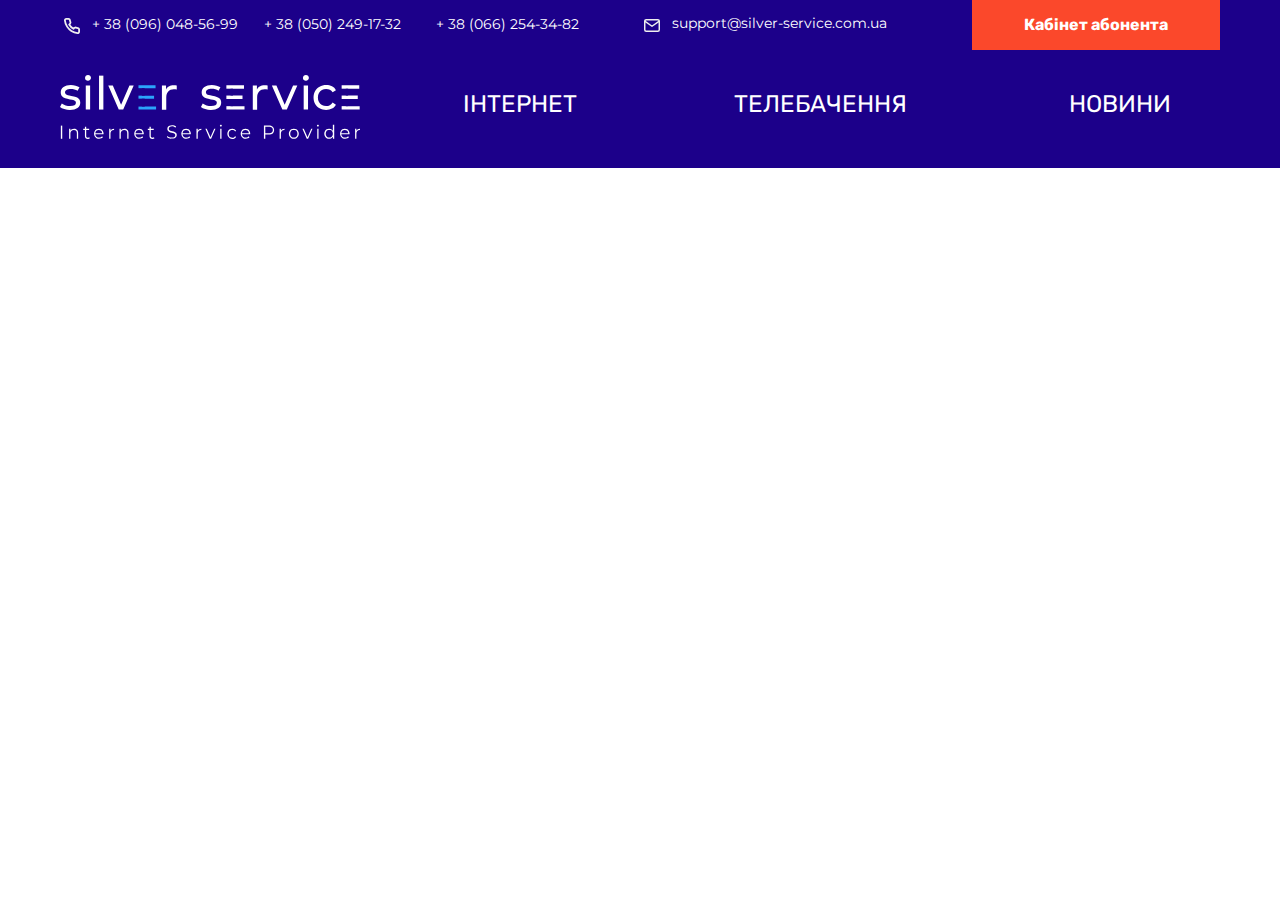
<file: page8498579.html>
<!DOCTYPE html>
<html>

<head>
	<meta charset="utf-8" />
	<meta http-equiv="Content-Type" content="text/html; charset=utf-8" />
	<meta name="viewport" content="width=device-width, initial-scale=1.0" />
	<!--metatextblock-->
	<title>Header</title>
	<meta property="og:url" content="page8498579.html" />
	<meta property="og:title" content="Header" />
	<meta property="og:description" content="" />
	<meta property="og:type" content="website" />
	<link rel="canonical" href="page8498579.html">
	<!--/metatextblock-->
	<meta property="fb:app_id" content="257953674358265" />
	<meta name="format-detection" content="telephone=no" />
	<meta http-equiv="x-dns-prefetch-control" content="on">
	<link rel="shortcut icon" href="images/tildafavicon.ico" type="image/x-icon" /><!-- Assets -->
	<link rel="stylesheet" href="css/tilda-grid-3.0.min.css" type="text/css" media="all" />
	<link rel="stylesheet" href="css/tilda-blocks-2.12.css?t=1578410818" type="text/css" media="all" />
	<link rel="stylesheet" href="css/tilda-animation-1.0.min.css" type="text/css" media="all" />
	<link rel="stylesheet" href="css/tilda-slds-1.4.min.css" type="text/css" media="all" />
	<link rel="stylesheet" href="css/tilda-zoom-2.0.min.css" type="text/css" media="all" />
	<link rel="stylesheet"
		href="https://fonts.googleapis.com/css?family=Montserrat|Rubik:400,700&display=swap&subset=cyrillic"
		type="text/css" />
	<link rel="stylesheet" href="css/01_rewriteForAdaptive.css">
	<script src="js/jquery-1.10.2.min.js"></script>
	<script src="js/tilda-scripts-2.8.min.js"></script>
	<script src="js/tilda-blocks-2.7.js?t=1578410818"></script>
	<script src="js/lazyload-1.3.min.js" charset="utf-8"></script>
	<script src="js/tilda-animation-1.0.min.js" charset="utf-8"></script>
	<script src="js/tilda-slds-1.4.min.js" charset="utf-8"></script>
	<script src="js/hammer.min.js" charset="utf-8"></script>
	<script src="js/tilda-zoom-2.0.min.js" charset="utf-8"></script>
	<script src="js/tilda-forms-1.0.min.js" charset="utf-8"></script>
	<script type="text/javascript">window.dataLayer = window.dataLayer || [];</script>
</head>

<body class="t-body" style="margin:0;">
	<!--allrecords-->
	<div id="allrecords" class="t-records" data-hook="blocks-collection-content-node" data-tilda-project-id="1877229"
		data-tilda-page-id="8498579" data-tilda-formskey="243329e633d4791a2cc7b2db73a82be6">
		<div id="rec147330664" class="r t-rec" style=" " data-animationappear="off" data-record-type="396">
			<!-- T396 -->
			<style>
				#rec147330664 .t396__artboard {
					height: 168px;
					background-color: #1c008a;
				}

				#rec147330664 .t396__filter {
					height: 168px;
				}

				#rec147330664 .t396__carrier {
					height: 168px;
					background-position: center center;
					background-attachment: scroll;
					background-size: cover;
					background-repeat: no-repeat;
				}

				@media screen and (max-width: 1199px) {
					#rec147330664 .t396__artboard {}

					#rec147330664 .t396__filter {}

					#rec147330664 .t396__carrier {
						background-attachment: scroll;
					}
				}

				@media screen and (max-width: 959px) {}

				@media screen and (max-width: 639px) {}

				@media screen and (max-width: 479px) {}

				#rec147330664 .tn-elem[data-elem-id="1575580127696"] {
					z-index: 5;
					top: 75px;
					left: calc(50% - 600px + 20px);
					width: 300px;
				}

				#rec147330664 .tn-elem[data-elem-id="1575580127696"] .tn-atom {
					background-position: center center;
					border-color: transparent;
					border-style: solid;
				}

				@media screen and (max-width: 1199px) {
					#rec147330664 .tn-elem[data-elem-id="1575580127696"] {
						top: 28px;
						left: calc(50% - 480px + 20px);
						width: 200px;
					}
				}

				@media screen and (max-width: 959px) {}

				@media screen and (max-width: 639px) {}

				@media screen and (max-width: 479px) {
					#rec147330664 .tn-elem[data-elem-id="1575580127696"] {
						top: 28px;
						left: calc(50% - 160px + 20px);
						width: 280px;
					}
				}

				#rec147330664 .tn-elem[data-elem-id="1576693805692"] {
					color: #ffffff;
					text-align: center;
					z-index: 4;
					top: 77px;
					left: calc(50% - 600px + 380px);
					width: 200px;
					height: 55px;
				}

				#rec147330664 .tn-elem[data-elem-id="1576693805692"] .tn-atom {
					color: #ffffff;
					font-size: 24px;
					font-family: 'Rubik', Arial, sans-serif;
					line-height: 1.55;
					font-weight: 400;
					border-width: 1px;
					border-radius: 30px;
					background-position: center center;
					border-color: transparent;
					border-style: solid;
					transition: background-color 0.2s ease-in-out, color 0.2s ease-in-out, border-color 0.2s ease-in-out;
				}

				#rec147330664 .tn-elem[data-elem-id="1576693805692"] .tn-atom:hover {
					color: #2ba4fb;
				}

				@media screen and (max-width: 1199px) {}

				@media screen and (max-width: 959px) {}

				@media screen and (max-width: 639px) {}

				@media screen and (max-width: 479px) {}

				#rec147330664 .tn-elem[data-elem-id="1576693866097"] {
					color: #ffffff;
					text-align: center;
					z-index: 2;
					top: 77px;
					left: calc(50% - 600px + 680px);
					width: 200px;
					height: 55px;
				}

				#rec147330664 .tn-elem[data-elem-id="1576693866097"] .tn-atom {
					color: #ffffff;
					font-size: 24px;
					font-family: 'Rubik', Arial, sans-serif;
					line-height: 1.55;
					font-weight: 400;
					border-width: 1px;
					border-radius: 30px;
					background-position: center center;
					border-color: transparent;
					border-style: solid;
					transition: background-color 0.2s ease-in-out, color 0.2s ease-in-out, border-color 0.2s ease-in-out;
				}

				#rec147330664 .tn-elem[data-elem-id="1576693866097"] .tn-atom:hover {
					color: #2ba4fb;
				}

				@media screen and (max-width: 1199px) {}

				@media screen and (max-width: 959px) {}

				@media screen and (max-width: 639px) {}

				@media screen and (max-width: 479px) {}

				#rec147330664 .tn-elem[data-elem-id="1576693891593"] {
					color: #ffffff;
					text-align: center;
					z-index: 1;
					top: 77px;
					left: calc(50% - 600px + 980px);
					width: 200px;
					height: 55px;
				}

				#rec147330664 .tn-elem[data-elem-id="1576693891593"] .tn-atom {
					color: #ffffff;
					font-size: 24px;
					font-family: 'Rubik', Arial, sans-serif;
					line-height: 1.55;
					font-weight: 400;
					border-width: 1px;
					border-radius: 30px;
					background-position: center center;
					border-color: transparent;
					border-style: solid;
					transition: background-color 0.2s ease-in-out, color 0.2s ease-in-out, border-color 0.2s ease-in-out;
				}

				#rec147330664 .tn-elem[data-elem-id="1576693891593"] .tn-atom:hover {
					color: #2ba4fb;
				}

				@media screen and (max-width: 1199px) {}

				@media screen and (max-width: 959px) {}

				@media screen and (max-width: 639px) {}

				@media screen and (max-width: 479px) {}

				#rec147330664 .tn-elem[data-elem-id="1578404969261"] {
					z-index: 6;
					top: 18px;
					left: calc(50% - 600px + 24px);
					width: 16px;
				}

				#rec147330664 .tn-elem[data-elem-id="1578404969261"] .tn-atom {
					background-position: center center;
					border-color: transparent;
					border-style: solid;
				}

				@media screen and (max-width: 1199px) {}

				@media screen and (max-width: 959px) {}

				@media screen and (max-width: 639px) {}

				@media screen and (max-width: 479px) {}

				#rec147330664 .tn-elem[data-elem-id="1578404969273"] {
					color: #ffffff;
					z-index: 7;
					top: 14px;
					left: calc(50% - 600px + 52px);
					width: 160px;
				}

				#rec147330664 .tn-elem[data-elem-id="1578404969273"] .tn-atom {
					color: #ffffff;
					font-size: 14px;
					font-family: 'Montserrat', Arial, sans-serif;
					line-height: 1.55;
					font-weight: 400;
					background-position: center center;
					border-color: transparent;
					border-style: solid;
				}

				@media screen and (max-width: 1199px) {}

				@media screen and (max-width: 959px) {}

				@media screen and (max-width: 639px) {}

				@media screen and (max-width: 479px) {}

				#rec147330664 .tn-elem[data-elem-id="1578404969281"] {
					z-index: 8;
					top: 19px;
					left: calc(50% - 600px + 604px);
					width: 16px;
				}

				#rec147330664 .tn-elem[data-elem-id="1578404969281"] .tn-atom {
					background-position: center center;
					border-color: transparent;
					border-style: solid;
				}

				@media screen and (max-width: 1199px) {}

				@media screen and (max-width: 959px) {}

				@media screen and (max-width: 639px) {}

				@media screen and (max-width: 479px) {}

				#rec147330664 .tn-elem[data-elem-id="1578404969293"] {
					color: #ffffff;
					z-index: 9;
					top: 13px;
					left: calc(50% - 600px + 632px);
					width: 230px;
				}

				#rec147330664 .tn-elem[data-elem-id="1578404969293"] .tn-atom {
					color: #ffffff;
					font-size: 14px;
					font-family: 'Montserrat', Arial, sans-serif;
					line-height: 1.55;
					font-weight: 400;
					background-position: center center;
					border-color: transparent;
					border-style: solid;
				}

				@media screen and (max-width: 1199px) {}

				@media screen and (max-width: 959px) {}

				@media screen and (max-width: 639px) {}

				@media screen and (max-width: 479px) {}

				#rec147330664 .tn-elem[data-elem-id="1578404969298"] {
					color: #ffffff;
					z-index: 10;
					top: 14px;
					left: calc(50% - 600px + 224px);
					width: 160px;
				}

				#rec147330664 .tn-elem[data-elem-id="1578404969298"] .tn-atom {
					color: #ffffff;
					font-size: 14px;
					font-family: 'Montserrat', Arial, sans-serif;
					line-height: 1.55;
					font-weight: 400;
					background-position: center center;
					border-color: transparent;
					border-style: solid;
				}

				@media screen and (max-width: 1199px) {}

				@media screen and (max-width: 959px) {}

				@media screen and (max-width: 639px) {}

				@media screen and (max-width: 479px) {}

				#rec147330664 .tn-elem[data-elem-id="1578404969304"] {
					color: #ffffff;
					z-index: 11;
					top: 14px;
					left: calc(50% - 600px + 396px);
					width: 160px;
				}

				#rec147330664 .tn-elem[data-elem-id="1578404969304"] .tn-atom {
					color: #ffffff;
					font-size: 14px;
					font-family: 'Montserrat', Arial, sans-serif;
					line-height: 1.55;
					font-weight: 400;
					background-position: center center;
					border-color: transparent;
					border-style: solid;
				}

				@media screen and (max-width: 1199px) {}

				@media screen and (max-width: 959px) {}

				@media screen and (max-width: 639px) {}

				@media screen and (max-width: 479px) {}

				#rec147330664 .tn-elem[data-elem-id="1578404969310"] {
					color: #ffffff;
					text-align: center;
					z-index: 12;
					top: 0px;
					left: calc(50% - 600px + 932px);
					width: 248px;
					height: 50px;
				}

				#rec147330664 .tn-elem[data-elem-id="1578404969310"] .tn-atom {
					color: #ffffff;
					font-size: 16px;
					font-family: 'Rubik', Arial, sans-serif;
					line-height: 1.55;
					font-weight: 700;
					border-width: 1px;
					border-radius: 0px;
					background-color: #fb482b;
					background-position: center center;
					border-color: transparent;
					border-style: solid;
					transition: background-color 0.2s ease-in-out, color 0.2s ease-in-out, border-color 0.2s ease-in-out;
				}

				#rec147330664 .tn-elem[data-elem-id="1578404969310"] .tn-atom:hover {
					background-color: #c41d00;
				}

				@media screen and (max-width: 1199px) {}

				@media screen and (max-width: 959px) {}

				@media screen and (max-width: 639px) {}

				@media screen and (max-width: 479px) {}
			</style>
			<div class='t396'>
				<div class="t396__artboard" data-artboard-recid="147330664" data-artboard-height="168"
					data-artboard-height_vh="" data-artboard-valign="center" data-artboard-ovrflw="">
					<div class="t396__carrier" data-artboard-recid="147330664"></div>
					<div class="t396__filter" data-artboard-recid="147330664"></div>
					<div class='t396__elem tn-elem tn-elem__1473306641575580127696' data-elem-id='1575580127696'
						data-elem-type='image' data-field-top-value="75" data-field-top-res-960-value="28"
						data-field-top-res-320-value="28" data-field-left-value="20" data-field-left-res-960-value="20"
						data-field-left-res-320-value="20" data-field-width-value="300" data-field-width-res-960-value="200"
						data-field-width-res-320-value="280" data-field-axisy-value="top" data-field-axisx-value="left"
						data-field-container-value="grid" data-field-topunits-value="" data-field-leftunits-value=""
						data-field-heightunits-value="" data-field-widthunits-value=""> <a class='tn-atom' href="index.html"> <img
								class='tn-atom__img t-img' data-original='images/tild3166-6231-4563-a464-386262303534__logo.svg'
								imgfield='tn_img_1575580127696'> </a> </div>
					<div class='t396__elem tn-elem tn-elem__1473306641576693805692' data-elem-id='1576693805692'
						data-elem-type='button' data-field-top-value="77" data-field-left-value="380" data-field-height-value="55"
						data-field-width-value="200" data-field-axisy-value="top" data-field-axisx-value="left"
						data-field-container-value="grid" data-field-topunits-value="" data-field-leftunits-value=""
						data-field-heightunits-value="" data-field-widthunits-value=""> <a class='tn-atom'
							href="page8498574.html">ІНТЕРНЕТ</a> </div>
					<div class='t396__elem tn-elem tn-elem__1473306641576693866097' data-elem-id='1576693866097'
						data-elem-type='button' data-field-top-value="77" data-field-left-value="680" data-field-height-value="55"
						data-field-width-value="200" data-field-axisy-value="top" data-field-axisx-value="left"
						data-field-container-value="grid" data-field-topunits-value="" data-field-leftunits-value=""
						data-field-heightunits-value="" data-field-widthunits-value=""> <a class='tn-atom'
							href="page8629852.html">ТЕЛЕБАЧЕННЯ</a> </div>
					<div class='t396__elem tn-elem tn-elem__1473306641576693891593' data-elem-id='1576693891593'
						data-elem-type='button' data-field-top-value="77" data-field-left-value="980" data-field-height-value="55"
						data-field-width-value="200" data-field-axisy-value="top" data-field-axisx-value="left"
						data-field-container-value="grid" data-field-topunits-value="" data-field-leftunits-value=""
						data-field-heightunits-value="" data-field-widthunits-value=""> <a class='tn-atom'
							href="page8629856.html">НОВИНИ</a> </div>
					<div class='t396__elem tn-elem tn-elem__1473306641578404969261' data-elem-id='1578404969261'
						data-elem-type='image' data-field-top-value="18" data-field-left-value="24" data-field-width-value="16"
						data-field-axisy-value="top" data-field-axisx-value="left" data-field-container-value="grid"
						data-field-topunits-value="" data-field-leftunits-value="" data-field-heightunits-value=""
						data-field-widthunits-value="">
						<div class='tn-atom'> <img class='tn-atom__img t-img'
								data-original='images/tild3439-3432-4539-a363-653532376530__phone.svg' imgfield='tn_img_1578404969261'>
						</div>
					</div>
					<div class='t396__elem tn-elem tn-elem__1473306641578404969273' data-elem-id='1578404969273'
						data-elem-type='text' data-field-top-value="14" data-field-left-value="52" data-field-width-value="160"
						data-field-axisy-value="top" data-field-axisx-value="left" data-field-container-value="grid"
						data-field-topunits-value="" data-field-leftunits-value="" data-field-heightunits-value=""
						data-field-widthunits-value="">
						<div class='tn-atom' field='tn_text_1578404969273'>+ 38 (096) 048-56-99</div>
					</div>
					<div class='t396__elem tn-elem tn-elem__1473306641578404969281' data-elem-id='1578404969281'
						data-elem-type='image' data-field-top-value="19" data-field-left-value="604" data-field-width-value="16"
						data-field-axisy-value="top" data-field-axisx-value="left" data-field-container-value="grid"
						data-field-topunits-value="" data-field-leftunits-value="" data-field-heightunits-value=""
						data-field-widthunits-value="">
						<div class='tn-atom'> <img class='tn-atom__img t-img'
								data-original='images/tild3363-3438-4462-a466-366363633632__mail.svg' imgfield='tn_img_1578404969281'>
						</div>
					</div>
					<div class='t396__elem tn-elem tn-elem__1473306641578404969293' data-elem-id='1578404969293'
						data-elem-type='text' data-field-top-value="13" data-field-left-value="632" data-field-width-value="230"
						data-field-axisy-value="top" data-field-axisx-value="left" data-field-container-value="grid"
						data-field-topunits-value="" data-field-leftunits-value="" data-field-heightunits-value=""
						data-field-widthunits-value=""> <a class='tn-atom' href="support@silver-service.com.ua"
							target="_blank">support@silver-service.com.ua</a> </div>
					<div class='t396__elem tn-elem tn-elem__1473306641578404969298' data-elem-id='1578404969298'
						data-elem-type='text' data-field-top-value="14" data-field-left-value="224" data-field-width-value="160"
						data-field-axisy-value="top" data-field-axisx-value="left" data-field-container-value="grid"
						data-field-topunits-value="" data-field-leftunits-value="" data-field-heightunits-value=""
						data-field-widthunits-value="">
						<div class='tn-atom' field='tn_text_1578404969298'>+ 38 (050) 249-17-32</div>
					</div>
					<div class='t396__elem tn-elem tn-elem__1473306641578404969304' data-elem-id='1578404969304'
						data-elem-type='text' data-field-top-value="14" data-field-left-value="396" data-field-width-value="160"
						data-field-axisy-value="top" data-field-axisx-value="left" data-field-container-value="grid"
						data-field-topunits-value="" data-field-leftunits-value="" data-field-heightunits-value=""
						data-field-widthunits-value="">
						<div class='tn-atom' field='tn_text_1578404969304'>+ 38 (066) 254-34-82</div>
					</div>
					<div class='t396__elem tn-elem tn-elem__1473306641578404969310' data-elem-id='1578404969310'
						data-elem-type='button' data-field-top-value="0" data-field-left-value="932" data-field-height-value="50"
						data-field-width-value="248" data-field-axisy-value="top" data-field-axisx-value="left"
						data-field-container-value="grid" data-field-topunits-value="" data-field-leftunits-value=""
						data-field-heightunits-value="" data-field-widthunits-value=""> <a
							href="http://91.220.106.12:7979/publicbill/?&N=Client" <div class='tn-atom'>Кабінет абонента</div></a>
				</div>
			</div>
		</div>
		<script>$(document).ready(function () {
				t396_init('147330664');
			});</script><!-- /T396 -->
	</div>
	</div>
	<!--/allrecords-->
	<!-- Stat -->
	<script
		type="text/javascript">if (!window.mainTracker) { window.mainTracker = 'tilda'; } (function (d, w, k, o, g) { var n = d.getElementsByTagName(o)[0], s = d.createElement(o), f = function () { n.parentNode.insertBefore(s, n); }; s.type = "text/javascript"; s.async = true; s.key = k; s.id = "tildastatscript"; s.src = g; if (w.opera == "[object Opera]") { d.addEventListener("DOMContentLoaded", f, false); } else { f(); } })(document, window, 'db6fcec03d693ed7cd4bb2c78541ecd8', 'script', 'https://stat.tildacdn.com/js/tildastat-0.2.min.js');</script>
</body>

</html>
</file>
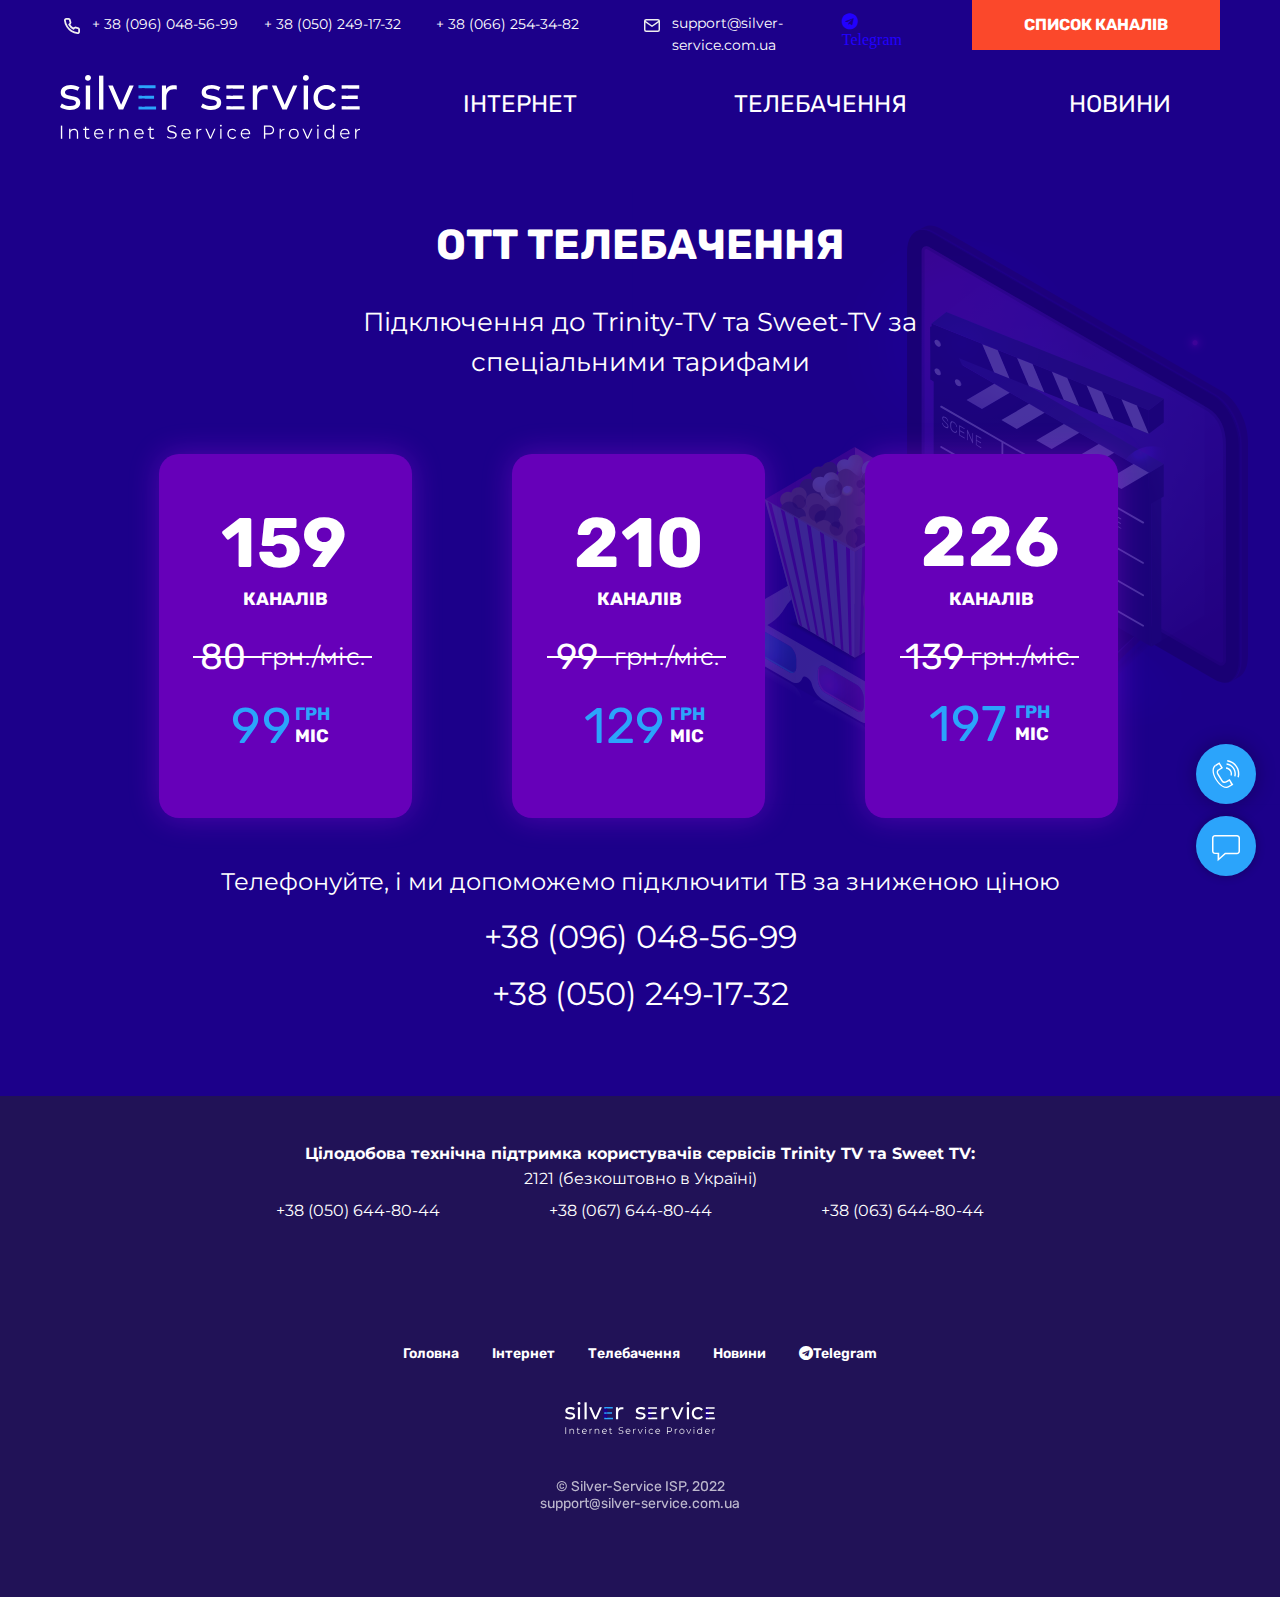
<file: page8629852.html>
<!DOCTYPE html>
<html>

<head>
	<meta charset="utf-8" />
	<meta http-equiv="Content-Type" content="text/html; charset=utf-8" />
	<meta name="viewport" content="width=device-width, initial-scale=1.0" />
	<!--metatextblock-->
	<title>Телебачення</title>
	<meta property="og:url" content="page8629852.html" />
	<meta property="og:title" content="Телебачення" />
	<meta property="og:description" content="" />
	<meta property="og:type" content="website" />
	<link rel="canonical" href="page8629852.html">
	<!--/metatextblock-->
	<meta property="fb:app_id" content="257953674358265" />
	<meta name="format-detection" content="telephone=no" />
	<meta http-equiv="x-dns-prefetch-control" content="on">

	<link rel="apple-touch-icon" sizes="180x180" href="images/favicon/apple-touch-icon.png">
	<link rel="icon" type="image/png" sizes="32x32" href="images/favicon/favicon-32x32.png">
	<link rel="icon" type="image/png" sizes="16x16" href="images/favicon/favicon-16x16.png">
	<link rel="manifest" href="images/favicon/site.webmanifest">
	<link rel="stylesheet" href="https://cdnjs.cloudflare.com/ajax/libs/font-awesome/4.7.0/css/font-awesome.min.css">

	<link rel="stylesheet" href="css/tilda-grid-3.0.min.css" type="text/css" media="all" />
	<link rel="stylesheet" href="css/tilda-blocks-2.12.css?t=1578410818" type="text/css" media="all" />
	<link rel="stylesheet" href="css/tilda-animation-1.0.min.css" type="text/css" media="all" />
	<link rel="stylesheet" href="css/tilda-slds-1.4.min.css" type="text/css" media="all" />
	<link rel="stylesheet" href="css/tilda-zoom-2.0.min.css" type="text/css" media="all" />
	<link rel="stylesheet"
		href="https://fonts.googleapis.com/css?family=Montserrat|Rubik:400,700&display=swap&subset=cyrillic"
		type="text/css" />
	<link rel="stylesheet" href="css/01_rewriteForAdaptive.css">
	<script src="js/jquery-1.10.2.min.js"></script>
	<script src="js/tilda-scripts-2.8.min.js"></script>
	<script src="js/tilda-blocks-2.7.js?t=1578410818"></script>
	<script src="js/lazyload-1.3.min.js" charset="utf-8"></script>
	<script src="js/tilda-animation-1.0.min.js" charset="utf-8"></script>
	<script src="js/tilda-slds-1.4.min.js" charset="utf-8"></script>
	<script src="js/hammer.min.js" charset="utf-8"></script>
	<script src="js/tilda-zoom-2.0.min.js" charset="utf-8"></script>
	<script src="js/tilda-forms-1.0.min.js" charset="utf-8"></script>
	<script type="text/javascript">window.dataLayer = window.dataLayer || [];</script>
</head>

<body class="t-body" style="margin:0;">
	<!--allrecords-->
	<div id="allrecords" class="t-records" data-hook="blocks-collection-content-node" data-tilda-project-id="1877229"
		data-tilda-page-id="8629852" data-tilda-formskey="243329e633d4791a2cc7b2db73a82be6">
		<!--header-->
		<div class="menu-btn">
			<span class="menu-btn__burger"></span>
		</div>
		<div class="popup-bm" id="popup-bm"></div>
		<nav hidden class="nav">
			<ul class="menu-nav">
				<li class="menu-nav__item">
					<a href="index.html" class="menu-nav__link">
						SILVER-SERVICE
					</a>
				</li>
				<li class="menu-nav__item active">
					<a href="page8498574.html" class="menu-nav__link">
						ІНТЕРНЕТ
					</a>
				</li>
				<li class="menu-nav__item">
					<a href="page8629852.html" class="menu-nav__link">
						ТЕЛЕБАЧЕННЯ
					</a>
				</li>
				<li class="menu-nav__item">
					<a href="page8629856.html" class="menu-nav__link">
						НОВИНИ
					</a>
				</li>
				<li class="menu-nav__item">
					<a href="https://t.me/SilverService_tg_bot" class="menu-nav__link">
						Telegram
					</a>
				</li>
			</ul>
		</nav>
		<div id="t-header" class="t-records" data-hook="blocks-collection-content-node" data-tilda-project-id="1877229"
			data-tilda-page-id="8498579" data-tilda-formskey="243329e633d4791a2cc7b2db73a82be6">
			<div id="rec147330664" class="r t-rec" style=" " data-animationappear="off" data-record-type="396">
				<!-- T396 -->
				<style>
					#rec147330664 .t396__artboard {
						height: 168px;
						background-color: #1c008a;
					}

					#rec147330664 .t396__filter {
						height: 168px;
					}

					#rec147330664 .t396__carrier {
						height: 168px;
						background-position: center center;
						background-attachment: scroll;
						background-size: cover;
						background-repeat: no-repeat;
					}

					@media screen and (max-width: 1199px) {
						#rec147330664 .t396__artboard {}

						#rec147330664 .t396__filter {}

						#rec147330664 .t396__carrier {
							background-attachment: scroll;
						}
					}

					@media screen and (max-width: 959px) {}

					@media screen and (max-width: 639px) {}

					@media screen and (max-width: 479px) {}

					#rec147330664 .tn-elem[data-elem-id="1575580127696"] {
						z-index: 5;
						top: 75px;
						left: calc(50% - 600px + 20px);
						width: 300px;
					}

					#rec147330664 .tn-elem[data-elem-id="1575580127696"] .tn-atom {
						background-position: center center;
						border-color: transparent;
						border-style: solid;
					}

					@media screen and (max-width: 1199px) {
						#rec147330664 .tn-elem[data-elem-id="1575580127696"] {
							top: 28px;
							left: calc(50% - 480px + 20px);
							width: 200px;
						}
					}

					@media screen and (max-width: 959px) {}

					@media screen and (max-width: 639px) {}

					@media screen and (max-width: 479px) {
						#rec147330664 .tn-elem[data-elem-id="1575580127696"] {
							top: 28px;
							left: calc(50% - 160px + 20px);
							width: 280px;
						}
					}

					#rec147330664 .tn-elem[data-elem-id="1576693805692"] {
						color: #ffffff;
						text-align: center;
						z-index: 4;
						top: 77px;
						left: calc(50% - 600px + 380px);
						width: 200px;
						height: 55px;
					}

					#rec147330664 .tn-elem[data-elem-id="1576693805692"] .tn-atom {
						color: #ffffff;
						font-size: 24px;
						font-family: 'Rubik', Arial, sans-serif;
						line-height: 1.55;
						font-weight: 400;
						border-width: 1px;
						border-radius: 30px;
						background-position: center center;
						border-color: transparent;
						border-style: solid;
						transition: background-color 0.2s ease-in-out, color 0.2s ease-in-out, border-color 0.2s ease-in-out;
					}

					#rec147330664 .tn-elem[data-elem-id="1576693805692"] .tn-atom:hover {
						color: #2ba4fb;
					}

					@media screen and (max-width: 1199px) {}

					@media screen and (max-width: 959px) {}

					@media screen and (max-width: 639px) {}

					@media screen and (max-width: 479px) {}

					#rec147330664 .tn-elem[data-elem-id="1576693866097"] {
						color: #ffffff;
						text-align: center;
						z-index: 2;
						top: 77px;
						left: calc(50% - 600px + 680px);
						width: 200px;
						height: 55px;
					}

					#rec147330664 .tn-elem[data-elem-id="1576693866097"] .tn-atom {
						color: #ffffff;
						font-size: 24px;
						font-family: 'Rubik', Arial, sans-serif;
						line-height: 1.55;
						font-weight: 400;
						border-width: 1px;
						border-radius: 30px;
						background-position: center center;
						border-color: transparent;
						border-style: solid;
						transition: background-color 0.2s ease-in-out, color 0.2s ease-in-out, border-color 0.2s ease-in-out;
					}

					#rec147330664 .tn-elem[data-elem-id="1576693866097"] .tn-atom:hover {
						color: #2ba4fb;
					}

					@media screen and (max-width: 1199px) {}

					@media screen and (max-width: 959px) {}

					@media screen and (max-width: 639px) {}

					@media screen and (max-width: 479px) {}

					#rec147330664 .tn-elem[data-elem-id="1576693891593"] {
						color: #ffffff;
						text-align: center;
						z-index: 1;
						top: 77px;
						left: calc(50% - 600px + 980px);
						width: 200px;
						height: 55px;
					}

					#rec147330664 .tn-elem[data-elem-id="1576693891593"] .tn-atom {
						color: #ffffff;
						font-size: 24px;
						font-family: 'Rubik', Arial, sans-serif;
						line-height: 1.55;
						font-weight: 400;
						border-width: 1px;
						border-radius: 30px;
						background-position: center center;
						border-color: transparent;
						border-style: solid;
						transition: background-color 0.2s ease-in-out, color 0.2s ease-in-out, border-color 0.2s ease-in-out;
					}

					#rec147330664 .tn-elem[data-elem-id="1576693891593"] .tn-atom:hover {
						color: #2ba4fb;
					}

					@media screen and (max-width: 1199px) {}

					@media screen and (max-width: 959px) {}

					@media screen and (max-width: 639px) {}

					@media screen and (max-width: 479px) {}

					#rec147330664 .tn-elem[data-elem-id="1578404969261"] {
						z-index: 6;
						top: 18px;
						left: calc(50% - 600px + 24px);
						width: 16px;
					}

					#rec147330664 .tn-elem[data-elem-id="1578404969261"] .tn-atom {
						background-position: center center;
						border-color: transparent;
						border-style: solid;
					}

					@media screen and (max-width: 1199px) {}

					@media screen and (max-width: 959px) {}

					@media screen and (max-width: 639px) {}

					@media screen and (max-width: 479px) {}

					#rec147330664 .tn-elem[data-elem-id="1578404969273"] {
						color: #ffffff;
						z-index: 7;
						top: 14px;
						left: calc(50% - 600px + 52px);
						width: 160px;
					}

					#rec147330664 .tn-elem[data-elem-id="1578404969273"] .tn-atom {
						color: #ffffff;
						font-size: 14px;
						font-family: 'Montserrat', Arial, sans-serif;
						line-height: 1.55;
						font-weight: 400;
						background-position: center center;
						border-color: transparent;
						border-style: solid;
					}

					@media screen and (max-width: 1199px) {}

					@media screen and (max-width: 959px) {}

					@media screen and (max-width: 639px) {}

					@media screen and (max-width: 479px) {}

					#rec147330664 .tn-elem[data-elem-id="1578404969281"] {
						z-index: 8;
						top: 19px;
						left: calc(50% - 600px + 604px);
						width: 16px;
					}

					#rec147330664 .tn-elem[data-elem-id="1578404969281"] .tn-atom {
						background-position: center center;
						border-color: transparent;
						border-style: solid;
					}

					@media screen and (max-width: 1199px) {}

					@media screen and (max-width: 959px) {}

					@media screen and (max-width: 639px) {}

					@media screen and (max-width: 479px) {}

					#rec147330664 .tn-elem[data-elem-id="1578404969293"] {
						color: #ffffff;
						z-index: 9;
						top: 13px;
						left: calc(50% - 600px + 632px);
						width: 230px;
					}

					#rec147330664 .tn-elem[data-elem-id="1578404969293"] .tn-atom {
						color: #ffffff;
						font-size: 14px;
						font-family: 'Montserrat', Arial, sans-serif;
						line-height: 1.55;
						font-weight: 400;
						background-position: center center;
						border-color: transparent;
						border-style: solid;
					}

					@media screen and (max-width: 1199px) {}

					@media screen and (max-width: 959px) {}

					@media screen and (max-width: 639px) {}

					@media screen and (max-width: 479px) {}

					#rec147330664 .tn-elem[data-elem-id="1578404969298"] {
						color: #ffffff;
						z-index: 10;
						top: 14px;
						left: calc(50% - 600px + 224px);
						width: 160px;
					}

					#rec147330664 .tn-elem[data-elem-id="1578404969298"] .tn-atom {
						color: #ffffff;
						font-size: 14px;
						font-family: 'Montserrat', Arial, sans-serif;
						line-height: 1.55;
						font-weight: 400;
						background-position: center center;
						border-color: transparent;
						border-style: solid;
					}

					@media screen and (max-width: 1199px) {}

					@media screen and (max-width: 959px) {}

					@media screen and (max-width: 639px) {}

					@media screen and (max-width: 479px) {}

					#rec147330664 .tn-elem[data-elem-id="1578404969304"] {
						color: #ffffff;
						z-index: 11;
						top: 14px;
						left: calc(50% - 600px + 396px);
						width: 160px;
					}

					#rec147330664 .tn-elem[data-elem-id="1578404969304"] .tn-atom {
						color: #ffffff;
						font-size: 14px;
						font-family: 'Montserrat', Arial, sans-serif;
						line-height: 1.55;
						font-weight: 400;
						background-position: center center;
						border-color: transparent;
						border-style: solid;
					}

					@media screen and (max-width: 1199px) {}

					@media screen and (max-width: 959px) {}

					@media screen and (max-width: 639px) {}

					@media screen and (max-width: 479px) {}

					#rec147330664 .tn-elem[data-elem-id="1578404969310"] {
						color: #ffffff;
						text-align: center;
						z-index: 12;
						top: 0px;
						left: calc(50% - 600px + 932px);
						width: 248px;
						height: 50px;
					}

					#rec147330664 .tn-elem[data-elem-id="1578404969310"] .tn-atom {
						color: #ffffff;
						font-size: 16px;
						font-family: 'Rubik', Arial, sans-serif;
						line-height: 1.55;
						font-weight: 700;
						border-width: 1px;
						border-radius: 0px;
						background-color: #fb482b;
						background-position: center center;
						border-color: transparent;
						border-style: solid;
						transition: background-color 0.2s ease-in-out, color 0.2s ease-in-out, border-color 0.2s ease-in-out;
					}

					#rec147330664 .tn-elem[data-elem-id="1578404969310"] .tn-atom:hover {
						background-color: #c41d00;
					}

					@media screen and (max-width: 1199px) {}

					@media screen and (max-width: 959px) {}

					@media screen and (max-width: 639px) {}

					@media screen and (max-width: 479px) {}
				</style>
				<div class='t396'>
					<div class="t396__artboard" data-artboard-recid="147330664" data-artboard-height="168"
						data-artboard-height_vh="" data-artboard-valign="center" data-artboard-ovrflw="">
						<div class="t396__carrier" data-artboard-recid="147330664"></div>
						<div class="t396__filter" data-artboard-recid="147330664"></div>
						<div class='t396__elem tn-elem tn-elem__1473306641575580127696' data-elem-id='1575580127696'
							data-elem-type='image' data-field-top-value="75" data-field-top-res-960-value="28"
							data-field-top-res-320-value="28" data-field-left-value="20" data-field-left-res-960-value="20"
							data-field-left-res-320-value="20" data-field-width-value="300" data-field-width-res-960-value="200"
							data-field-width-res-320-value="280" data-field-axisy-value="top" data-field-axisx-value="left"
							data-field-container-value="grid" data-field-topunits-value="" data-field-leftunits-value=""
							data-field-heightunits-value="" data-field-widthunits-value=""> <a class='tn-atom' href="index.html"> <img
									class='tn-atom__img t-img' data-original='images/tild3166-6231-4563-a464-386262303534__logo.svg'
									imgfield='tn_img_1575580127696'> </a> </div>
						<div class='t396__elem tn-elem tn-elem__1473306641576693805692' data-elem-id='1576693805692'
							data-elem-type='button' data-field-top-value="77" data-field-left-value="380" data-field-height-value="55"
							data-field-width-value="200" data-field-axisy-value="top" data-field-axisx-value="left"
							data-field-container-value="grid" data-field-topunits-value="" data-field-leftunits-value=""
							data-field-heightunits-value="" data-field-widthunits-value=""> <a class='tn-atom'
								href="page8498574.html">ІНТЕРНЕТ</a> </div>
						<div class='t396__elem tn-elem tn-elem__1473306641576693866097' data-elem-id='1576693866097'
							data-elem-type='button' data-field-top-value="77" data-field-left-value="680" data-field-height-value="55"
							data-field-width-value="200" data-field-axisy-value="top" data-field-axisx-value="left"
							data-field-container-value="grid" data-field-topunits-value="" data-field-leftunits-value=""
							data-field-heightunits-value="" data-field-widthunits-value=""> <a class='tn-atom'
								href="page8629852.html">ТЕЛЕБАЧЕННЯ</a> </div>
						<div class='t396__elem tn-elem tn-elem__1473306641576693891593' data-elem-id='1576693891593'
							data-elem-type='button' data-field-top-value="77" data-field-left-value="980" data-field-height-value="55"
							data-field-width-value="200" data-field-axisy-value="top" data-field-axisx-value="left"
							data-field-container-value="grid" data-field-topunits-value="" data-field-leftunits-value=""
							data-field-heightunits-value="" data-field-widthunits-value=""> <a class='tn-atom'
								href="page8629856.html">НОВИНИ</a> </div>
						<div class='t396__elem tn-elem tn-elem__1473306641578404969261' data-elem-id='1578404969261'
							data-elem-type='image' data-field-top-value="18" data-field-left-value="24" data-field-width-value="16"
							data-field-axisy-value="top" data-field-axisx-value="left" data-field-container-value="grid"
							data-field-topunits-value="" data-field-leftunits-value="" data-field-heightunits-value=""
							data-field-widthunits-value="">
							<div class='tn-atom'> <img class='tn-atom__img t-img'
									data-original='images/tild3439-3432-4539-a363-653532376530__phone.svg'
									imgfield='tn_img_1578404969261'> </div>
						</div>
						<div class='t396__elem tn-elem tn-elem__1473306641578404969273' data-elem-id='1578404969273'
							data-elem-type='text' data-field-top-value="14" data-field-left-value="52" data-field-width-value="160"
							data-field-axisy-value="top" data-field-axisx-value="left" data-field-container-value="grid"
							data-field-topunits-value="" data-field-leftunits-value="" data-field-heightunits-value=""
							data-field-widthunits-value="">
							<div class='tn-atom' field='tn_text_1578404969273'>+ 38 (096) 048-56-99</div>
						</div>
						<div class='t396__elem tn-elem tn-elem__1473306641578404969281' data-elem-id='1578404969281'
							data-elem-type='image' data-field-top-value="19" data-field-left-value="604" data-field-width-value="16"
							data-field-axisy-value="top" data-field-axisx-value="left" data-field-container-value="grid"
							data-field-topunits-value="" data-field-leftunits-value="" data-field-heightunits-value=""
							data-field-widthunits-value="">
							<div class='tn-atom'> <img class='tn-atom__img t-img'
									data-original='images/tild3363-3438-4462-a466-366363633632__mail.svg' imgfield='tn_img_1578404969281'>
							</div>
						</div>
						<div class='t396__elem tn-elem tn-elem__1473306641578404969293' data-elem-id='1578404969293'
							data-elem-type='text' data-field-top-value="13" data-field-left-value="632" data-field-width-value="230"
							data-field-axisy-value="top" data-field-axisx-value="left" data-field-container-value="grid"
							data-field-topunits-value="" data-field-leftunits-value="" data-field-heightunits-value=""
							data-field-widthunits-value=""> <a class='tn-atom' href="mailto:support@silver-service.com.ua"
								target="_blank">support@silver-service.com.ua</a>
							<div class="Telegram" id="Telegram"><a href="#" class="fa fa-telegram"></a><a
									href="https://t.me/SilverService_tg_bot">Telegram</a></div>
						</div>
						<div class='t396__elem tn-elem tn-elem__1473306641578404969298' data-elem-id='1578404969298'
							data-elem-type='text' data-field-top-value="14" data-field-left-value="224" data-field-width-value="160"
							data-field-axisy-value="top" data-field-axisx-value="left" data-field-container-value="grid"
							data-field-topunits-value="" data-field-leftunits-value="" data-field-heightunits-value=""
							data-field-widthunits-value="">
							<div class='tn-atom' field='tn_text_1578404969298'>+ 38 (050) 249-17-32</div>
						</div>
						<div class='t396__elem tn-elem tn-elem__1473306641578404969304' data-elem-id='1578404969304'
							data-elem-type='text' data-field-top-value="14" data-field-left-value="396" data-field-width-value="160"
							data-field-axisy-value="top" data-field-axisx-value="left" data-field-container-value="grid"
							data-field-topunits-value="" data-field-leftunits-value="" data-field-heightunits-value=""
							data-field-widthunits-value="">
							<div class='tn-atom' field='tn_text_1578404969304'>+ 38 (066) 254-34-82</div>
						</div>
						<div class='t396__elem tn-elem tn-elem__1473306641578404969310' data-elem-id='1578404969310'
							data-elem-type='button' data-field-top-value="0" data-field-left-value="932" data-field-height-value="50"
							data-field-width-value="248" data-field-axisy-value="top" data-field-axisx-value="left"
							data-field-container-value="grid" data-field-topunits-value="" data-field-leftunits-value=""
							data-field-heightunits-value="" data-field-widthunits-value=""> <a
								href="https://trinity-tv.net/widget/1/channels" <div class='tn-atom'>СПИСОК КАНАЛІВ</div></a>
					</div>
				</div>
			</div>
			<script>$(document).ready(function () {
					t396_init('147330664');
				});</script><!-- /T396 -->
		</div>
	</div>
	<!--/header-->
	<div id="rec153306226" class="r t-rec" style=" " data-animationappear="off" data-record-type="396">
		<!-- T396 -->
		<style>
			#rec153306226 .t396__artboard {
				height: 1100px;
				background-color: #1c008a;
			}

			#rec153306226 .t396__filter {
				height: 1100px;
			}

			#rec153306226 .t396__carrier {
				height: 1100px;
				background-position: center center;
				background-attachment: scroll;
				background-size: cover;
				background-repeat: no-repeat;
			}

			@media screen and (max-width: 1199px) {
				#rec153306226 .t396__artboard {}

				#rec153306226 .t396__filter {}

				#rec153306226 .t396__carrier {
					background-attachment: scroll;
				}
			}

			@media screen and (max-width: 959px) {}

			@media screen and (max-width: 639px) {}

			@media screen and (max-width: 479px) {}

			#rec153306226 .tn-elem[data-elem-id="1578401501368"] {
				z-index: 2;
				top: 20px;
				left: calc(50% - 600px + 560px);
				width: 722px;
			}

			#rec153306226 .tn-elem[data-elem-id="1578401501368"] .tn-atom {
				opacity: 0.2;
				background-position: center center;
				border-color: transparent;
				border-style: solid;
			}

			@media screen and (max-width: 1199px) {}

			@media screen and (max-width: 959px) {}

			@media screen and (max-width: 639px) {}

			@media screen and (max-width: 479px) {}

			#rec153306226 .tn-elem[data-elem-id="1578401545433"] {
				color: #ffffff;
				text-align: center;
				z-index: 4;
				top: 45px;
				left: calc(50% - 600px + 320px);
				width: 560px;
			}

			#rec153306226 .tn-elem[data-elem-id="1578401545433"] .tn-atom {
				color: #ffffff;
				font-size: 42px;
				font-family: 'Rubik', Arial, sans-serif;
				line-height: 1.55;
				font-weight: 700;
				background-position: center center;
				border-color: transparent;
				border-style: solid;
			}

			@media screen and (max-width: 1199px) {}

			@media screen and (max-width: 959px) {}

			@media screen and (max-width: 639px) {}

			@media screen and (max-width: 479px) {}

			#rec153306226 .tn-elem[data-elem-id="1578401623325"] {
				color: #ffffff;
				text-align: center;
				z-index: 5;
				top: 134px;
				left: calc(50% - 600px + 320px);
				width: 560px;
			}

			#rec153306226 .tn-elem[data-elem-id="1578401623325"] .tn-atom {
				color: #ffffff;
				font-size: 26px;
				font-family: 'Montserrat', Arial, sans-serif;
				line-height: 1.55;
				font-weight: 400;
				background-position: center center;
				border-color: transparent;
				border-style: solid;
			}

			@media screen and (max-width: 1199px) {}

			@media screen and (max-width: 959px) {}

			@media screen and (max-width: 639px) {}

			@media screen and (max-width: 479px) {}

			#rec153306226 .tn-elem[data-elem-id="1578401834162"] {
				z-index: 6;
				top: 286px;
				left: calc(50% - 600px + 119px);
				width: 253px;
				height: 364px;
			}

			#rec153306226 .tn-elem[data-elem-id="1578401834162"] .tn-atom {
				border-radius: 20px;
				background-color: #6600b9;
				background-position: center center;
				border-color: transparent;
				border-style: solid;
				box-shadow: 0px 0px 30px 0px rgba(200, 18, 255, 0.3);
			}

			@media screen and (max-width: 1199px) {}

			@media screen and (max-width: 959px) {}

			@media screen and (max-width: 639px) {}

			@media screen and (max-width: 479px) {}

			#rec153306226 .tn-elem[data-elem-id="1578401834172"] {
				color: #ffffff;
				text-align: center;
				z-index: 7;
				top: 334px;
				left: calc(50% - 600px + 181px);
				width: 100px;
			}

			#rec153306226 .tn-elem[data-elem-id="1578401834172"] .tn-atom {
				color: #ffffff;
				font-size: 70px;
				font-family: 'Rubik', Arial, sans-serif;
				line-height: 1.2;
				font-weight: 700;
				letter-spacing: 0.5px;
				background-position: center center;
				border-color: transparent;
				border-style: solid;
			}

			@media screen and (max-width: 1199px) {}

			@media screen and (max-width: 959px) {}

			@media screen and (max-width: 639px) {}

			@media screen and (max-width: 479px) {}

			#rec153306226 .tn-elem[data-elem-id="1578401834178"] {
				color: #ffffff;
				text-align: center;
				z-index: 8;
				top: 418px;
				left: calc(50% - 600px + 190px);
				width: 110px;
			}

			#rec153306226 .tn-elem[data-elem-id="1578401834178"] .tn-atom {
				color: #ffffff;
				font-size: 18px;
				font-family: 'Rubik', Arial, sans-serif;
				line-height: 1.55;
				font-weight: 700;
				background-position: center center;
				border-color: transparent;
				border-style: solid;
			}

			@media screen and (max-width: 1199px) {}

			@media screen and (max-width: 959px) {}

			@media screen and (max-width: 639px) {}

			@media screen and (max-width: 479px) {}

			#rec153306226 .tn-elem[data-elem-id="1578401834182"] {
				color: #2ba4fb;
				z-index: 9;
				top: 533px;
				left: calc(50% - 600px + 191px);
				width: 61px;
			}

			#rec153306226 .tn-elem[data-elem-id="1578401834182"] .tn-atom {
				color: #2ba4fb;
				font-size: 50px;
				font-family: 'Rubik', Arial, sans-serif;
				line-height: 1;
				font-weight: 400;
				letter-spacing: 0.5px;
				background-position: center center;
				border-color: transparent;
				border-style: solid;
			}

			@media screen and (max-width: 1199px) {}

			@media screen and (max-width: 959px) {}

			@media screen and (max-width: 639px) {}

			@media screen and (max-width: 479px) {}

			#rec153306226 .tn-elem[data-elem-id="1578401834188"] {
				color: #2ba4fb;
				z-index: 10;
				top: 533px;
				left: calc(50% - 600px + 255px);
				width: 40px;
			}

			#rec153306226 .tn-elem[data-elem-id="1578401834188"] .tn-atom {
				color: #2ba4fb;
				font-size: 18px;
				font-family: 'Rubik', Arial, sans-serif;
				line-height: 1.55;
				font-weight: 700;
				background-position: center center;
				border-color: transparent;
				border-style: solid;
			}

			@media screen and (max-width: 1199px) {}

			@media screen and (max-width: 959px) {}

			@media screen and (max-width: 639px) {}

			@media screen and (max-width: 479px) {}

			#rec153306226 .tn-elem[data-elem-id="1578401834192"] {
				color: #ffffff;
				z-index: 12;
				top: 555px;
				left: calc(50% - 600px + 255px);
				width: 40px;
			}

			#rec153306226 .tn-elem[data-elem-id="1578401834192"] .tn-atom {
				color: #ffffff;
				font-size: 18px;
				font-family: 'Rubik', Arial, sans-serif;
				line-height: 1.55;
				font-weight: 700;
				background-position: center center;
				border-color: transparent;
				border-style: solid;
			}

			@media screen and (max-width: 1199px) {}

			@media screen and (max-width: 959px) {}

			@media screen and (max-width: 639px) {}

			@media screen and (max-width: 479px) {}

			#rec153306226 .tn-elem[data-elem-id="1578401834212"] {
				color: #ffffff;
				text-align: center;
				z-index: 23;
				top: 418px;
				left: calc(50% - 600px + 544px);
				width: 110px;
			}

			#rec153306226 .tn-elem[data-elem-id="1578401834212"] .tn-atom {
				color: #ffffff;
				font-size: 18px;
				font-family: 'Rubik', Arial, sans-serif;
				line-height: 1.55;
				font-weight: 700;
				background-position: center center;
				border-color: transparent;
				border-style: solid;
			}

			@media screen and (max-width: 1199px) {}

			@media screen and (max-width: 959px) {}

			@media screen and (max-width: 639px) {}

			@media screen and (max-width: 479px) {}

			#rec153306226 .tn-elem[data-elem-id="1578401945471"] {
				color: #ffffff;
				text-align: center;
				z-index: 24;
				top: 471px;
				left: calc(50% - 600px + 158px);
				width: 50px;
			}

			#rec153306226 .tn-elem[data-elem-id="1578401945471"] .tn-atom {
				color: #ffffff;
				font-size: 36px;
				font-family: 'Rubik', Arial, sans-serif;
				line-height: 1;
				font-weight: 400;
				letter-spacing: 0.5px;
				background-position: center center;
				border-color: transparent;
				border-style: solid;
			}

			@media screen and (max-width: 1199px) {}

			@media screen and (max-width: 959px) {}

			@media screen and (max-width: 639px) {}

			@media screen and (max-width: 479px) {}

			#rec153306226 .tn-elem[data-elem-id="1578402030436"] {
				color: #ffffff;
				z-index: 25;
				top: 477px;
				left: calc(50% - 600px + 220px);
				width: 113px;
			}

			#rec153306226 .tn-elem[data-elem-id="1578402030436"] .tn-atom {
				color: #ffffff;
				font-size: 24px;
				font-family: 'Montserrat', Arial, sans-serif;
				line-height: 1;
				font-weight: 400;
				letter-spacing: 0.5px;
				background-position: center center;
				border-color: transparent;
				border-style: solid;
			}

			@media screen and (max-width: 1199px) {}

			@media screen and (max-width: 959px) {}

			@media screen and (max-width: 639px) {}

			@media screen and (max-width: 479px) {}

			#rec153306226 .tn-elem[data-elem-id="1578402239071"] {
				z-index: 31;
				top: 488px;
				left: calc(50% - 600px + 153px);
				width: 179px;
				height: 2px;
			}

			#rec153306226 .tn-elem[data-elem-id="1578402239071"] .tn-atom {
				background-color: #ffffff;
				background-position: center center;
				border-color: transparent;
				border-style: solid;
			}

			@media screen and (max-width: 1199px) {}

			@media screen and (max-width: 959px) {}

			@media screen and (max-width: 639px) {}

			@media screen and (max-width: 479px) {}

			#rec153306226 .tn-elem[data-elem-id="1578402993398"] {
				z-index: 3;
				top: 286px;
				left: calc(50% - 600px + 472px);
				width: 253px;
				height: 364px;
			}

			#rec153306226 .tn-elem[data-elem-id="1578402993398"] .tn-atom {
				border-radius: 20px;
				background-color: #6600b9;
				background-position: center center;
				border-color: transparent;
				border-style: solid;
				box-shadow: 0px 0px 30px 0px rgba(200, 18, 255, 0.3);
			}

			@media screen and (max-width: 1199px) {}

			@media screen and (max-width: 959px) {}

			@media screen and (max-width: 639px) {}

			@media screen and (max-width: 479px) {}

			#rec153306226 .tn-elem[data-elem-id="1578402993439"] {
				color: #2ba4fb;
				z-index: 32;
				top: 533px;
				left: calc(50% - 600px + 544px);
				width: 61px;
			}

			#rec153306226 .tn-elem[data-elem-id="1578402993439"] .tn-atom {
				color: #2ba4fb;
				font-size: 50px;
				font-family: 'Rubik', Arial, sans-serif;
				line-height: 1;
				font-weight: 400;
				letter-spacing: 0.5px;
				background-position: center center;
				border-color: transparent;
				border-style: solid;
			}

			@media screen and (max-width: 1199px) {}

			@media screen and (max-width: 959px) {}

			@media screen and (max-width: 639px) {}

			@media screen and (max-width: 479px) {}

			#rec153306226 .tn-elem[data-elem-id="1578402993443"] {
				color: #2ba4fb;
				z-index: 33;
				top: 533px;
				left: calc(50% - 600px + 608px);
				width: 40px;
			}

			#rec153306226 .tn-elem[data-elem-id="1578402993443"] .tn-atom {
				color: #2ba4fb;
				font-size: 18px;
				font-family: 'Rubik', Arial, sans-serif;
				line-height: 1.55;
				font-weight: 700;
				background-position: center center;
				border-color: transparent;
				border-style: solid;
			}

			@media screen and (max-width: 1199px) {}

			@media screen and (max-width: 959px) {}

			@media screen and (max-width: 639px) {}

			@media screen and (max-width: 479px) {}

			#rec153306226 .tn-elem[data-elem-id="1578402993447"] {
				color: #ffffff;
				z-index: 34;
				top: 555px;
				left: calc(50% - 600px + 608px);
				width: 40px;
			}

			#rec153306226 .tn-elem[data-elem-id="1578402993447"] .tn-atom {
				color: #ffffff;
				font-size: 18px;
				font-family: 'Rubik', Arial, sans-serif;
				line-height: 1.55;
				font-weight: 700;
				background-position: center center;
				border-color: transparent;
				border-style: solid;
			}

			@media screen and (max-width: 1199px) {}

			@media screen and (max-width: 959px) {}

			@media screen and (max-width: 639px) {}

			@media screen and (max-width: 479px) {}

			#rec153306226 .tn-elem[data-elem-id="1578403069042"] {
				color: #ffffff;
				text-align: center;
				z-index: 35;
				top: 471px;
				left: calc(50% - 600px + 512px);
				width: 50px;
			}

			#rec153306226 .tn-elem[data-elem-id="1578403069042"] .tn-atom {
				color: #ffffff;
				font-size: 36px;
				font-family: 'Rubik', Arial, sans-serif;
				line-height: 1;
				font-weight: 400;
				letter-spacing: 0.5px;
				background-position: center center;
				border-color: transparent;
				border-style: solid;
			}

			@media screen and (max-width: 1199px) {}

			@media screen and (max-width: 959px) {}

			@media screen and (max-width: 639px) {}

			@media screen and (max-width: 479px) {}

			#rec153306226 .tn-elem[data-elem-id="1578403069048"] {
				color: #ffffff;
				z-index: 36;
				top: 477px;
				left: calc(50% - 600px + 574px);
				width: 113px;
			}

			#rec153306226 .tn-elem[data-elem-id="1578403069048"] .tn-atom {
				color: #ffffff;
				font-size: 24px;
				font-family: 'Montserrat', Arial, sans-serif;
				line-height: 1;
				font-weight: 400;
				letter-spacing: 0.5px;
				background-position: center center;
				border-color: transparent;
				border-style: solid;
			}

			@media screen and (max-width: 1199px) {}

			@media screen and (max-width: 959px) {}

			@media screen and (max-width: 639px) {}

			@media screen and (max-width: 479px) {}

			#rec153306226 .tn-elem[data-elem-id="1578403069053"] {
				z-index: 37;
				top: 488px;
				left: calc(50% - 600px + 507px);
				width: 179px;
				height: 2px;
			}

			#rec153306226 .tn-elem[data-elem-id="1578403069053"] .tn-atom {
				background-color: #ffffff;
				background-position: center center;
				border-color: transparent;
				border-style: solid;
			}

			@media screen and (max-width: 1199px) {}

			@media screen and (max-width: 959px) {}

			@media screen and (max-width: 639px) {}

			@media screen and (max-width: 479px) {}

			#rec153306226 .tn-elem[data-elem-id="1578403144297"] {
				color: #ffffff;
				text-align: center;
				z-index: 38;
				top: 334px;
				left: calc(50% - 600px + 887px);
				width: 100px;
			}

			#rec153306226 .tn-elem[data-elem-id="1578403144297"] .tn-atom {
				color: #ffffff;
				font-size: 70px;
				font-family: 'Rubik', Arial, sans-serif;
				line-height: 1.2;
				font-weight: 700;
				letter-spacing: 0.5px;
				background-position: center center;
				border-color: transparent;
				border-style: solid;
			}

			@media screen and (max-width: 1199px) {}

			@media screen and (max-width: 959px) {}

			@media screen and (max-width: 639px) {}

			@media screen and (max-width: 479px) {}

			#rec153306226 .tn-elem[data-elem-id="1578403144310"] {
				z-index: 39;
				top: 286px;
				left: calc(50% - 600px + 825px);
				width: 253px;
				height: 364px;
			}

			#rec153306226 .tn-elem[data-elem-id="1578403144310"] .tn-atom {
				border-radius: 20px;
				background-color: #6600b9;
				background-position: center center;
				border-color: transparent;
				border-style: solid;
				box-shadow: 0px 0px 30px 0px rgba(200, 18, 255, 0.3);
			}

			@media screen and (max-width: 1199px) {}

			@media screen and (max-width: 959px) {}

			@media screen and (max-width: 639px) {}

			@media screen and (max-width: 479px) {}

			#rec153306226 .tn-elem[data-elem-id="1578403144335"] {
				color: #ffffff;
				text-align: center;
				z-index: 40;
				top: 418px;
				left: calc(50% - 600px + 896px);
				width: 110px;
			}

			#rec153306226 .tn-elem[data-elem-id="1578403144335"] .tn-atom {
				color: #ffffff;
				font-size: 18px;
				font-family: 'Rubik', Arial, sans-serif;
				line-height: 1.55;
				font-weight: 700;
				background-position: center center;
				border-color: transparent;
				border-style: solid;
			}

			@media screen and (max-width: 1199px) {}

			@media screen and (max-width: 959px) {}

			@media screen and (max-width: 639px) {}

			@media screen and (max-width: 479px) {}

			#rec153306226 .tn-elem[data-elem-id="1578403144342"] {
				color: #2ba4fb;
				text-align: right;
				z-index: 41;
				top: 531px;
				left: calc(50% - 600px + 889px);
				width: 61px;
			}

			#rec153306226 .tn-elem[data-elem-id="1578403144342"] .tn-atom {
				color: #2ba4fb;
				font-size: 50px;
				font-family: 'Rubik', Arial, sans-serif;
				line-height: 1;
				font-weight: 400;
				letter-spacing: 0.5px;
				background-position: center center;
				border-color: transparent;
				border-style: solid;
			}

			@media screen and (max-width: 1199px) {}

			@media screen and (max-width: 959px) {}

			@media screen and (max-width: 639px) {}

			@media screen and (max-width: 479px) {}

			#rec153306226 .tn-elem[data-elem-id="1578403144348"] {
				color: #2ba4fb;
				z-index: 42;
				top: 531px;
				left: calc(50% - 600px + 975px);
				width: 40px;
			}

			#rec153306226 .tn-elem[data-elem-id="1578403144348"] .tn-atom {
				color: #2ba4fb;
				font-size: 18px;
				font-family: 'Rubik', Arial, sans-serif;
				line-height: 1.55;
				font-weight: 700;
				background-position: center center;
				border-color: transparent;
				border-style: solid;
			}

			@media screen and (max-width: 1199px) {}

			@media screen and (max-width: 959px) {}

			@media screen and (max-width: 639px) {}

			@media screen and (max-width: 479px) {}

			#rec153306226 .tn-elem[data-elem-id="1578403144353"] {
				color: #ffffff;
				z-index: 43;
				top: 553px;
				left: calc(50% - 600px + 975px);
				width: 40px;
			}

			#rec153306226 .tn-elem[data-elem-id="1578403144353"] .tn-atom {
				color: #ffffff;
				font-size: 18px;
				font-family: 'Rubik', Arial, sans-serif;
				line-height: 1.55;
				font-weight: 700;
				background-position: center center;
				border-color: transparent;
				border-style: solid;
			}

			@media screen and (max-width: 1199px) {}

			@media screen and (max-width: 959px) {}

			@media screen and (max-width: 639px) {}

			@media screen and (max-width: 479px) {}

			#rec153306226 .tn-elem[data-elem-id="1578403144359"] {
				color: #ffffff;
				text-align: center;
				z-index: 44;
				top: 471px;
				left: calc(50% - 600px + 865px);
				width: 50px;
			}

			#rec153306226 .tn-elem[data-elem-id="1578403144359"] .tn-atom {
				color: #ffffff;
				font-size: 36px;
				font-family: 'Rubik', Arial, sans-serif;
				line-height: 1;
				font-weight: 400;
				letter-spacing: 0.5px;
				background-position: center center;
				border-color: transparent;
				border-style: solid;
			}

			@media screen and (max-width: 1199px) {}

			@media screen and (max-width: 959px) {}

			@media screen and (max-width: 639px) {}

			@media screen and (max-width: 479px) {}

			#rec153306226 .tn-elem[data-elem-id="1578403144364"] {
				color: #ffffff;
				z-index: 45;
				top: 477px;
				left: calc(50% - 600px + 930px);
				width: 113px;
			}

			#rec153306226 .tn-elem[data-elem-id="1578403144364"] .tn-atom {
				color: #ffffff;
				font-size: 24px;
				font-family: 'Montserrat', Arial, sans-serif;
				line-height: 1;
				font-weight: 400;
				letter-spacing: 0.5px;
				background-position: center center;
				border-color: transparent;
				border-style: solid;
			}

			@media screen and (max-width: 1199px) {}

			@media screen and (max-width: 959px) {}

			@media screen and (max-width: 639px) {}

			@media screen and (max-width: 479px) {}

			#rec153306226 .tn-elem[data-elem-id="1578403144369"] {
				z-index: 46;
				top: 488px;
				left: calc(50% - 600px + 860px);
				width: 179px;
				height: 2px;
			}

			#rec153306226 .tn-elem[data-elem-id="1578403144369"] .tn-atom {
				background-color: #ffffff;
				background-position: center center;
				border-color: transparent;
				border-style: solid;
			}

			@media screen and (max-width: 1199px) {}

			@media screen and (max-width: 959px) {}

			@media screen and (max-width: 639px) {}

			@media screen and (max-width: 479px) {}

			#rec153306226 .tn-elem[data-elem-id="1578403163513"] {
				color: #ffffff;
				text-align: center;
				z-index: 47;
				top: 333px;
				left: calc(50% - 600px + 881px);
				width: 100px;
			}

			#rec153306226 .tn-elem[data-elem-id="1578403163513"] .tn-atom {
				color: #ffffff;
				font-size: 70px;
				font-family: 'Rubik', Arial, sans-serif;
				line-height: 1.2;
				font-weight: 700;
				letter-spacing: 0.5px;
				background-position: center center;
				border-color: transparent;
				border-style: solid;
			}

			@media screen and (max-width: 1199px) {}

			@media screen and (max-width: 959px) {}

			@media screen and (max-width: 639px) {}

			@media screen and (max-width: 479px) {}

			#rec153306226 .tn-elem[data-elem-id="1578403415992"] {
				color: #ffffff;
				text-align: center;
				z-index: 48;
				top: 695px;
				left: calc(50% - 600px + 120px);
				width: 960px;
			}

			#rec153306226 .tn-elem[data-elem-id="1578403415992"] .tn-atom {
				color: #ffffff;
				font-size: 24px;
				font-family: 'Montserrat', Arial, sans-serif;
				line-height: 1.55;
				font-weight: 400;
				background-position: center center;
				border-color: transparent;
				border-style: solid;
			}

			@media screen and (max-width: 1199px) {}

			@media screen and (max-width: 959px) {}

			@media screen and (max-width: 639px) {}

			@media screen and (max-width: 479px) {}

			#rec153306226 .tn-elem[data-elem-id="1578401834207"] {
				color: #ffffff;
				text-align: center;
				z-index: 13;
				top: 334px;
				left: calc(50% - 600px + 534px);
				width: 100px;
			}

			#rec153306226 .tn-elem[data-elem-id="1578401834207"] .tn-atom {
				color: #ffffff;
				font-size: 70px;
				font-family: 'Rubik', Arial, sans-serif;
				line-height: 1.2;
				font-weight: 700;
				letter-spacing: 0.5px;
				background-position: center center;
				border-color: transparent;
				border-style: solid;
			}

			@media screen and (max-width: 1199px) {}

			@media screen and (max-width: 959px) {}

			@media screen and (max-width: 639px) {}

			@media screen and (max-width: 479px) {}

			#rec153306226 .tn-elem[data-elem-id="1578403545485"] {
				color: #ffffff;
				text-align: center;
				z-index: 49;
				top: 744px;
				left: calc(50% - 600px + 120px);
				width: 960px;
			}

			#rec153306226 .tn-elem[data-elem-id="1578403545485"] .tn-atom {
				color: #ffffff;
				font-size: 32px;
				font-family: 'Montserrat', Arial, sans-serif;
				line-height: 1.55;
				font-weight: 400;
				background-position: center center;
				border-color: transparent;
				border-style: solid;
			}

			@media screen and (max-width: 1199px) {}

			@media screen and (max-width: 959px) {}

			@media screen and (max-width: 639px) {}

			@media screen and (max-width: 479px) {}

			#rec153306226 .tn-elem[data-elem-id="1578403583607"] {
				color: #ffffff;
				text-align: center;
				z-index: 50;
				top: 801px;
				left: calc(50% - 600px + 120px);
				width: 960px;
			}

			#rec153306226 .tn-elem[data-elem-id="1578403583607"] .tn-atom {
				color: #ffffff;
				font-size: 32px;
				font-family: 'Montserrat', Arial, sans-serif;
				line-height: 1.55;
				font-weight: 400;
				background-position: center center;
				border-color: transparent;
				border-style: solid;
			}

			@media screen and (max-width: 1199px) {}

			@media screen and (max-width: 959px) {}

			@media screen and (max-width: 639px) {}

			@media screen and (max-width: 479px) {}

			#rec153306226 .tn-elem[data-elem-id="1578403706403"] {
				color: #ffffff;
				text-align: center;
				z-index: 51;
				top: 974px;
				left: calc(50% - 600px + 20px);
				width: 1160px;
			}

			#rec153306226 .tn-elem[data-elem-id="1578403706403"] .tn-atom {
				color: #ffffff;
				font-size: 16px;
				font-family: 'Montserrat', Arial, sans-serif;
				line-height: 1.55;
				font-weight: 400;
				background-position: center center;
				border-color: transparent;
				border-style: solid;
			}

			@media screen and (max-width: 1199px) {}

			@media screen and (max-width: 959px) {}

			@media screen and (max-width: 639px) {}

			@media screen and (max-width: 479px) {}

			#rec153306226 .tn-elem[data-elem-id="1578403887499"] {
				color: #ffffff;
				text-align: center;
				z-index: 52;
				top: 1031px;
				left: calc(50% - 600px + 188px);
				width: 260px;
			}

			#rec153306226 .tn-elem[data-elem-id="1578403887499"] .tn-atom {
				color: #ffffff;
				font-size: 16px;
				font-family: 'Montserrat', Arial, sans-serif;
				line-height: 1.55;
				font-weight: 400;
				background-position: center center;
				border-color: transparent;
				border-style: solid;
			}

			@media screen and (max-width: 1199px) {}

			@media screen and (max-width: 959px) {}

			@media screen and (max-width: 639px) {}

			@media screen and (max-width: 479px) {}

			#rec153306226 .tn-elem[data-elem-id="1578403900329"] {
				color: #ffffff;
				text-align: center;
				z-index: 53;
				top: 1031px;
				left: calc(50% - 600px + 460px);
				width: 260px;
			}

			#rec153306226 .tn-elem[data-elem-id="1578403900329"] .tn-atom {
				color: #ffffff;
				font-size: 16px;
				font-family: 'Montserrat', Arial, sans-serif;
				line-height: 1.55;
				font-weight: 400;
				background-position: center center;
				border-color: transparent;
				border-style: solid;
			}

			@media screen and (max-width: 1199px) {}

			@media screen and (max-width: 959px) {}

			@media screen and (max-width: 639px) {}

			@media screen and (max-width: 479px) {}

			#rec153306226 .tn-elem[data-elem-id="1578403916050"] {
				color: #ffffff;
				text-align: center;
				z-index: 54;
				top: 1031px;
				left: calc(50% - 600px + 732px);
				width: 260px;
			}

			#rec153306226 .tn-elem[data-elem-id="1578403916050"] .tn-atom {
				color: #ffffff;
				font-size: 16px;
				font-family: 'Montserrat', Arial, sans-serif;
				line-height: 1.55;
				font-weight: 400;
				background-position: center center;
				border-color: transparent;
				border-style: solid;
			}

			@media screen and (max-width: 1199px) {}

			@media screen and (max-width: 959px) {}

			@media screen and (max-width: 639px) {}

			@media screen and (max-width: 479px) {}

			#rec153306226 .tn-elem[data-elem-id="1578403982533"] {
				z-index: 1;
				top: calc(1100px - 172px + 0px);
				left: 0px;
				width: 100%;
				height: 172px;
			}

			#rec153306226 .tn-elem[data-elem-id="1578403982533"] .tn-atom {
				background-color: #211257;
				background-position: center center;
				border-color: transparent;
				border-style: solid;
			}

			@media screen and (max-width: 1199px) {}

			@media screen and (max-width: 959px) {}

			@media screen and (max-width: 639px) {}

			@media screen and (max-width: 479px) {}
		</style>
		<div class='t396'>
			<div class="t396__artboard" data-artboard-recid="153306226" data-artboard-height="1100" data-artboard-height_vh=""
				data-artboard-valign="center" data-artboard-ovrflw="">
				<div class="t396__carrier" data-artboard-recid="153306226"></div>
				<div class="t396__filter" data-artboard-recid="153306226"></div>
				<div class='t396__elem tn-elem tn-elem__1533062261578401501368' data-elem-id='1578401501368'
					data-elem-type='image' data-field-top-value="20" data-field-left-value="560" data-field-width-value="722"
					data-field-axisy-value="top" data-field-axisx-value="left" data-field-container-value="grid"
					data-field-topunits-value="" data-field-leftunits-value="" data-field-heightunits-value=""
					data-field-widthunits-value="">
					<div class='tn-atom'> <img class='tn-atom__img t-img'
							data-original='images/tild6463-6432-4261-b865-313438373637__illustration.svg'
							imgfield='tn_img_1578401501368'> </div>
				</div>
				<div class='t396__elem tn-elem tn-elem__1533062261578401545433' data-elem-id='1578401545433'
					data-elem-type='text' data-field-top-value="45" data-field-left-value="320" data-field-width-value="560"
					data-field-axisy-value="top" data-field-axisx-value="left" data-field-container-value="grid"
					data-field-topunits-value="" data-field-leftunits-value="" data-field-heightunits-value=""
					data-field-widthunits-value="">
					<div class='tn-atom' field='tn_text_1578401545433'>ОТТ ТЕЛЕБАЧЕННЯ</div>
				</div>
				<div class='t396__elem tn-elem tn-elem__1533062261578401623325' data-elem-id='1578401623325'
					data-elem-type='text' data-field-top-value="134" data-field-left-value="320" data-field-width-value="560"
					data-field-axisy-value="top" data-field-axisx-value="left" data-field-container-value="grid"
					data-field-topunits-value="" data-field-leftunits-value="" data-field-heightunits-value=""
					data-field-widthunits-value="">
					<div class='tn-atom' field='tn_text_1578401623325'>Підключення до Trinity-TV та Sweet-TV за спеціальними
						тарифами</div>
				</div>
				<div class='t396__elem tn-elem tn-elem__1533062261578401834162' data-elem-id='1578401834162'
					data-elem-type='shape' data-field-top-value="286" data-field-left-value="119" data-field-height-value="364"
					data-field-width-value="253" data-field-axisy-value="top" data-field-axisx-value="left"
					data-field-container-value="grid" data-field-topunits-value="" data-field-leftunits-value=""
					data-field-heightunits-value="" data-field-widthunits-value="">
					<div class='tn-atom'> </div>
				</div>
				<div class='t396__elem tn-elem tn-elem__1533062261578401834172' data-elem-id='1578401834172'
					data-elem-type='text' data-field-top-value="334" data-field-left-value="181" data-field-width-value="100"
					data-field-axisy-value="top" data-field-axisx-value="left" data-field-container-value="grid"
					data-field-topunits-value="" data-field-leftunits-value="" data-field-heightunits-value=""
					data-field-widthunits-value="">
					<div class='tn-atom' field='tn_text_1578401834172'>159</div>
				</div>
				<div class='t396__elem tn-elem tn-elem__1533062261578401834178' data-elem-id='1578401834178'
					data-elem-type='text' data-field-top-value="418" data-field-left-value="190" data-field-width-value="110"
					data-field-axisy-value="top" data-field-axisx-value="left" data-field-container-value="grid"
					data-field-topunits-value="" data-field-leftunits-value="" data-field-heightunits-value=""
					data-field-widthunits-value="">
					<div class='tn-atom' field='tn_text_1578401834178'>КАНАЛІВ</div>
				</div>
				<div class='t396__elem tn-elem tn-elem__1533062261578401834182' data-elem-id='1578401834182'
					data-elem-type='text' data-field-top-value="533" data-field-left-value="191" data-field-width-value="61"
					data-field-axisy-value="top" data-field-axisx-value="left" data-field-container-value="grid"
					data-field-topunits-value="" data-field-leftunits-value="" data-field-heightunits-value=""
					data-field-widthunits-value="">
					<div class='tn-atom' field='tn_text_1578401834182'>99</div>
				</div>
				<div class='t396__elem tn-elem tn-elem__1533062261578401834188' data-elem-id='1578401834188'
					data-elem-type='text' data-field-top-value="533" data-field-left-value="255" data-field-width-value="40"
					data-field-axisy-value="top" data-field-axisx-value="left" data-field-container-value="grid"
					data-field-topunits-value="" data-field-leftunits-value="" data-field-heightunits-value=""
					data-field-widthunits-value="">
					<div class='tn-atom' field='tn_text_1578401834188'>ГРН</div>
				</div>
				<div class='t396__elem tn-elem tn-elem__1533062261578401834192' data-elem-id='1578401834192'
					data-elem-type='text' data-field-top-value="555" data-field-left-value="255" data-field-width-value="40"
					data-field-axisy-value="top" data-field-axisx-value="left" data-field-container-value="grid"
					data-field-topunits-value="" data-field-leftunits-value="" data-field-heightunits-value=""
					data-field-widthunits-value="">
					<div class='tn-atom' field='tn_text_1578401834192'>МІС</div>
				</div>
				<div class='t396__elem tn-elem tn-elem__1533062261578401834212' data-elem-id='1578401834212'
					data-elem-type='text' data-field-top-value="418" data-field-left-value="544" data-field-width-value="110"
					data-field-axisy-value="top" data-field-axisx-value="left" data-field-container-value="grid"
					data-field-topunits-value="" data-field-leftunits-value="" data-field-heightunits-value=""
					data-field-widthunits-value="">
					<div class='tn-atom' field='tn_text_1578401834212'>КАНАЛІВ</div>
				</div>
				<div class='t396__elem tn-elem tn-elem__1533062261578401945471' data-elem-id='1578401945471'
					data-elem-type='text' data-field-top-value="471" data-field-left-value="158" data-field-width-value="50"
					data-field-axisy-value="top" data-field-axisx-value="left" data-field-container-value="grid"
					data-field-topunits-value="" data-field-leftunits-value="" data-field-heightunits-value=""
					data-field-widthunits-value="">
					<div class='tn-atom' field='tn_text_1578401945471'>80</div>
				</div>
				<div class='t396__elem tn-elem tn-elem__1533062261578402030436' data-elem-id='1578402030436'
					data-elem-type='text' data-field-top-value="477" data-field-left-value="220" data-field-width-value="113"
					data-field-axisy-value="top" data-field-axisx-value="left" data-field-container-value="grid"
					data-field-topunits-value="" data-field-leftunits-value="" data-field-heightunits-value=""
					data-field-widthunits-value="">
					<div class='tn-atom' field='tn_text_1578402030436'>грн./міс.</div>
				</div>
				<div class='t396__elem tn-elem tn-elem__1533062261578402239071' data-elem-id='1578402239071'
					data-elem-type='shape' data-field-top-value="488" data-field-left-value="153" data-field-height-value="2"
					data-field-width-value="179" data-field-axisy-value="top" data-field-axisx-value="left"
					data-field-container-value="grid" data-field-topunits-value="" data-field-leftunits-value=""
					data-field-heightunits-value="" data-field-widthunits-value="">
					<div class='tn-atom'> </div>
				</div>
				<div class='t396__elem tn-elem tn-elem__1533062261578402993398' data-elem-id='1578402993398'
					data-elem-type='shape' data-field-top-value="286" data-field-left-value="472" data-field-height-value="364"
					data-field-width-value="253" data-field-axisy-value="top" data-field-axisx-value="left"
					data-field-container-value="grid" data-field-topunits-value="" data-field-leftunits-value=""
					data-field-heightunits-value="" data-field-widthunits-value="">
					<div class='tn-atom'> </div>
				</div>
				<div class='t396__elem tn-elem tn-elem__1533062261578402993439' data-elem-id='1578402993439'
					data-elem-type='text' data-field-top-value="533" data-field-left-value="544" data-field-width-value="61"
					data-field-axisy-value="top" data-field-axisx-value="left" data-field-container-value="grid"
					data-field-topunits-value="" data-field-leftunits-value="" data-field-heightunits-value=""
					data-field-widthunits-value="">
					<div class='tn-atom' field='tn_text_1578402993439'>129</div>
				</div>
				<div class='t396__elem tn-elem tn-elem__1533062261578402993443' data-elem-id='1578402993443'
					data-elem-type='text' data-field-top-value="533" data-field-left-value="630" data-field-width-value="40"
					data-field-axisy-value="top" data-field-axisx-value="left" data-field-container-value="grid"
					data-field-topunits-value="" data-field-leftunits-value="" data-field-heightunits-value=""
					data-field-widthunits-value="">
					<div class='tn-atom' field='tn_text_1578402993443'>ГРН</div>
				</div>
				<div class='t396__elem tn-elem tn-elem__1533062261578402993447' data-elem-id='1578402993447'
					data-elem-type='text' data-field-top-value="555" data-field-left-value="630" data-field-width-value="40"
					data-field-axisy-value="top" data-field-axisx-value="left" data-field-container-value="grid"
					data-field-topunits-value="" data-field-leftunits-value="" data-field-heightunits-value=""
					data-field-widthunits-value="">
					<div class='tn-atom' field='tn_text_1578402993447'>МІС</div>
				</div>
				<div class='t396__elem tn-elem tn-elem__1533062261578403069042' data-elem-id='1578403069042'
					data-elem-type='text' data-field-top-value="471" data-field-left-value="512" data-field-width-value="50"
					data-field-axisy-value="top" data-field-axisx-value="left" data-field-container-value="grid"
					data-field-topunits-value="" data-field-leftunits-value="" data-field-heightunits-value=""
					data-field-widthunits-value="">
					<div class='tn-atom' field='tn_text_1578403069042'>99</div>
				</div>
				<div class='t396__elem tn-elem tn-elem__1533062261578403069048' data-elem-id='1578403069048'
					data-elem-type='text' data-field-top-value="477" data-field-left-value="574" data-field-width-value="113"
					data-field-axisy-value="top" data-field-axisx-value="left" data-field-container-value="grid"
					data-field-topunits-value="" data-field-leftunits-value="" data-field-heightunits-value=""
					data-field-widthunits-value="">
					<div class='tn-atom' field='tn_text_1578403069048'>грн./міс.</div>
				</div>
				<div class='t396__elem tn-elem tn-elem__1533062261578403069053' data-elem-id='1578403069053'
					data-elem-type='shape' data-field-top-value="488" data-field-left-value="507" data-field-height-value="2"
					data-field-width-value="179" data-field-axisy-value="top" data-field-axisx-value="left"
					data-field-container-value="grid" data-field-topunits-value="" data-field-leftunits-value=""
					data-field-heightunits-value="" data-field-widthunits-value="">
					<div class='tn-atom'> </div>
				</div>
				<div class='t396__elem tn-elem tn-elem__1533062261578403144297' data-elem-id='1578403144297'
					data-elem-type='text' data-field-top-value="334" data-field-left-value="887" data-field-width-value="100"
					data-field-axisy-value="top" data-field-axisx-value="left" data-field-container-value="grid"
					data-field-topunits-value="" data-field-leftunits-value="" data-field-heightunits-value=""
					data-field-widthunits-value="">
					<div class='tn-atom' field='tn_text_1578403144297'>210</div>
				</div>
				<div class='t396__elem tn-elem tn-elem__1533062261578403144310' data-elem-id='1578403144310'
					data-elem-type='shape' data-field-top-value="286" data-field-left-value="825" data-field-height-value="364"
					data-field-width-value="253" data-field-axisy-value="top" data-field-axisx-value="left"
					data-field-container-value="grid" data-field-topunits-value="" data-field-leftunits-value=""
					data-field-heightunits-value="" data-field-widthunits-value="">
					<div class='tn-atom'> </div>
				</div>
				<div class='t396__elem tn-elem tn-elem__1533062261578403144335' data-elem-id='1578403144335'
					data-elem-type='text' data-field-top-value="418" data-field-left-value="896" data-field-width-value="110"
					data-field-axisy-value="top" data-field-axisx-value="left" data-field-container-value="grid"
					data-field-topunits-value="" data-field-leftunits-value="" data-field-heightunits-value=""
					data-field-widthunits-value="">
					<div class='tn-atom' field='tn_text_1578403144335'>КАНАЛІВ</div>
				</div>
				<div class='t396__elem tn-elem tn-elem__1533062261578403144342' data-elem-id='1578403144342'
					data-elem-type='text' data-field-top-value="531" data-field-left-value="889" data-field-width-value="61"
					data-field-axisy-value="top" data-field-axisx-value="left" data-field-container-value="grid"
					data-field-topunits-value="" data-field-leftunits-value="" data-field-heightunits-value=""
					data-field-widthunits-value="">
					<div class='tn-atom' field='tn_text_1578403144342'>197</div>
				</div>
				<div class='t396__elem tn-elem tn-elem__1533062261578403144348' data-elem-id='1578403144348'
					data-elem-type='text' data-field-top-value="531" data-field-left-value="975" data-field-width-value="40"
					data-field-axisy-value="top" data-field-axisx-value="left" data-field-container-value="grid"
					data-field-topunits-value="" data-field-leftunits-value="" data-field-heightunits-value=""
					data-field-widthunits-value="">
					<div class='tn-atom' field='tn_text_1578403144348'>ГРН</div>
				</div>
				<div class='t396__elem tn-elem tn-elem__1533062261578403144353' data-elem-id='1578403144353'
					data-elem-type='text' data-field-top-value="553" data-field-left-value="975" data-field-width-value="40"
					data-field-axisy-value="top" data-field-axisx-value="left" data-field-container-value="grid"
					data-field-topunits-value="" data-field-leftunits-value="" data-field-heightunits-value=""
					data-field-widthunits-value="">
					<div class='tn-atom' field='tn_text_1578403144353'>МІС</div>
				</div>
				<div class='t396__elem tn-elem tn-elem__1533062261578403144359' data-elem-id='1578403144359'
					data-elem-type='text' data-field-top-value="471" data-field-left-value="865" data-field-width-value="50"
					data-field-axisy-value="top" data-field-axisx-value="left" data-field-container-value="grid"
					data-field-topunits-value="" data-field-leftunits-value="" data-field-heightunits-value=""
					data-field-widthunits-value="">
					<div class='tn-atom' field='tn_text_1578403144359'>139</div>
				</div>
				<div class='t396__elem tn-elem tn-elem__1533062261578403144364' data-elem-id='1578403144364'
					data-elem-type='text' data-field-top-value="477" data-field-left-value="930" data-field-width-value="113"
					data-field-axisy-value="top" data-field-axisx-value="left" data-field-container-value="grid"
					data-field-topunits-value="" data-field-leftunits-value="" data-field-heightunits-value=""
					data-field-widthunits-value="">
					<div class='tn-atom' field='tn_text_1578403144364'>грн./міс.</div>
				</div>
				<div class='t396__elem tn-elem tn-elem__1533062261578403144369' data-elem-id='1578403144369'
					data-elem-type='shape' data-field-top-value="488" data-field-left-value="860" data-field-height-value="2"
					data-field-width-value="179" data-field-axisy-value="top" data-field-axisx-value="left"
					data-field-container-value="grid" data-field-topunits-value="" data-field-leftunits-value=""
					data-field-heightunits-value="" data-field-widthunits-value="">
					<div class='tn-atom'> </div>
				</div>
				<div class='t396__elem tn-elem tn-elem__1533062261578403163513' data-elem-id='1578403163513'
					data-elem-type='text' data-field-top-value="333" data-field-left-value="881" data-field-width-value="100"
					data-field-axisy-value="top" data-field-axisx-value="left" data-field-container-value="grid"
					data-field-topunits-value="" data-field-leftunits-value="" data-field-heightunits-value=""
					data-field-widthunits-value="">
					<div class='tn-atom' field='tn_text_1578403163513'>226</div>
				</div>
				<div class='t396__elem tn-elem tn-elem__1533062261578403415992' data-elem-id='1578403415992'
					data-elem-type='text' data-field-top-value="695" data-field-left-value="120" data-field-width-value="960"
					data-field-axisy-value="top" data-field-axisx-value="left" data-field-container-value="grid"
					data-field-topunits-value="" data-field-leftunits-value="" data-field-heightunits-value=""
					data-field-widthunits-value="">
					<div class='tn-atom' field='tn_text_1578403415992'>Телефонуйте, і ми допоможемо підключити ТВ за
						зниженою
						ціною</div>
				</div>
				<div class='t396__elem tn-elem tn-elem__1533062261578401834207' data-elem-id='1578401834207'
					data-elem-type='text' data-field-top-value="334" data-field-left-value="534" data-field-width-value="100"
					data-field-axisy-value="top" data-field-axisx-value="left" data-field-container-value="grid"
					data-field-topunits-value="" data-field-leftunits-value="" data-field-heightunits-value=""
					data-field-widthunits-value="">
					<div class='tn-atom' field='tn_text_1578401834207'>210</div>
				</div>
				<div class='t396__elem tn-elem tn-elem__1533062261578403545485' data-elem-id='1578403545485'
					data-elem-type='text' data-field-top-value="744" data-field-left-value="120" data-field-width-value="960"
					data-field-axisy-value="top" data-field-axisx-value="left" data-field-container-value="grid"
					data-field-topunits-value="" data-field-leftunits-value="" data-field-heightunits-value=""
					data-field-widthunits-value="">
					<div class='tn-atom' field='tn_text_1578403545485'>+38 (096) 048-56-99</div>
				</div>
				<div class='t396__elem tn-elem tn-elem__1533062261578403583607' data-elem-id='1578403583607'
					data-elem-type='text' data-field-top-value="801" data-field-left-value="120" data-field-width-value="960"
					data-field-axisy-value="top" data-field-axisx-value="left" data-field-container-value="grid"
					data-field-topunits-value="" data-field-leftunits-value="" data-field-heightunits-value=""
					data-field-widthunits-value="">
					<div class='tn-atom' field='tn_text_1578403583607'>+38 (050) 249-17-32</div>
				</div>
				<div class='t396__elem tn-elem tn-elem__1533062261578403706403' data-elem-id='1578403706403'
					data-elem-type='text' data-field-top-value="974" data-field-left-value="20" data-field-width-value="1160"
					data-field-axisy-value="top" data-field-axisx-value="left" data-field-container-value="grid"
					data-field-topunits-value="" data-field-leftunits-value="" data-field-heightunits-value=""
					data-field-widthunits-value="">
					<div class='tn-atom' field='tn_text_1578403706403'><strong>Цілодобова технічна підтримка користувачів сервісів
							Trinity TV та Sweet TV:</strong><br>2121 (безкоштовно в Україні)<br></div>
				</div>
				<div class='t396__elem tn-elem tn-elem__1533062261578403887499' data-elem-id='1578403887499'
					data-elem-type='text' data-field-top-value="1031" data-field-left-value="188" data-field-width-value="260"
					data-field-axisy-value="top" data-field-axisx-value="left" data-field-container-value="grid"
					data-field-topunits-value="" data-field-leftunits-value="" data-field-heightunits-value=""
					data-field-widthunits-value="">
					<div class='tn-atom' field='tn_text_1578403887499'>+38 (050) 644-80-44</div>
				</div>
				<div class='t396__elem tn-elem tn-elem__1533062261578403900329' data-elem-id='1578403900329'
					data-elem-type='text' data-field-top-value="1031" data-field-left-value="460" data-field-width-value="260"
					data-field-axisy-value="top" data-field-axisx-value="left" data-field-container-value="grid"
					data-field-topunits-value="" data-field-leftunits-value="" data-field-heightunits-value=""
					data-field-widthunits-value="">
					<div class='tn-atom' field='tn_text_1578403900329'>+38 (067) 644-80-44</div>
				</div>
				<div class='t396__elem tn-elem tn-elem__1533062261578403916050' data-elem-id='1578403916050'
					data-elem-type='text' data-field-top-value="1031" data-field-left-value="732" data-field-width-value="260"
					data-field-axisy-value="top" data-field-axisx-value="left" data-field-container-value="grid"
					data-field-topunits-value="" data-field-leftunits-value="" data-field-heightunits-value=""
					data-field-widthunits-value="">
					<div class='tn-atom' field='tn_text_1578403916050'>+38 (063) 644-80-44</div>
				</div>
				<div class='t396__elem tn-elem tn-elem__1533062261578403982533' data-elem-id='1578403982533'
					data-elem-type='shape' data-field-top-value="0" data-field-left-value="0" data-field-height-value="172"
					data-field-width-value="100" data-field-axisy-value="bottom" data-field-axisx-value="left"
					data-field-container-value="window" data-field-topunits-value="" data-field-leftunits-value=""
					data-field-heightunits-value="" data-field-widthunits-value="%">
					<div class='tn-atom'> </div>
				</div>
			</div>
		</div>
		<script>$(document).ready(function () {
				t396_init('153306226');
			});</script><!-- /T396 -->
	</div>
	<!--footer-->
	<div id="t-footer" class="t-records" data-hook="blocks-collection-content-node" data-tilda-project-id="1877229"
		data-tilda-page-id="8869136" data-tilda-formskey="243329e633d4791a2cc7b2db73a82be6">
		<div id="rec153317950" class="r t-rec t-rec_pt_60 t-rec_pb_75"
			style="padding-top:60px;padding-bottom:75px;background-color:#211257; " data-animationappear="off"
			data-record-type="457" data-bg-color="#211257">
			<!-- T457 -->
			<div class="t457">
				<div class="t-container">
					<div class="t-col t-col_12">
						<ul class="t457__ul">
							<li class="t457__li"> <a href="index.html" style="color:#ffffff;" data-menu-item-number="1">Головна</a>
							</li>
							<li class="t457__li"> <a href="page8498574.html" style="color:#ffffff;"
									data-menu-item-number="2">Інтернет</a> </li>
							<li class="t457__li"> <a href="page8629852.html" style="color:#ffffff;"
									data-menu-item-number="3">Телебачення</a> </li>
							<li class="t457__li"> <a href="page8629856.html" style="color:#ffffff;"
									data-menu-item-number="4">Новини</a> </li>
							<li class="t457__li"><a href="#" class="fa fa-telegram" style="color:#ffffff;"></a><a
									href="https://t.me/SilverService_tg_bot" style="color:#ffffff;">Telegram</a></li>
						</ul>
					</div>
					<div class="t-col t-col_12"><img src="images/tild3265-3461-4663-a564-373337373531__logo.svg"
							class="t457__logo t457__img" imgfield="img" alt=""> </div>
					<div class="t-col t-col_12">
						<div class="t457__copyright" field="text" style="color: #ffffff;">© Silver-Service ISP,
							2022<br />support@silver-service.com.ua</div>
					</div>
				</div>
			</div>
		</div>
		<div id="rec153317965" class="r t-rec" style=" " data-animationappear="off" data-record-type="824">
			<!-- t824 -->
			<div class="t824" style="">
				<div class="t824__btn" style="bottom:96px;right:24px;left:initial;">
					<div class="t824__btn_wrapper t824__btn_animate" style="background:#2ba4fb;">
						<div class="t824__animated-circle" style="border-color:#2ba4fb;"></div> <svg class="t824__icon"
							style="fill:#ffffff;" xmlns="http://www.w3.org/2000/svg" width="28px" height="28px"
							viewBox="0 0 19.3 20.1">
							<desc>Call</desc>
							<path d="M4.6 7.6l-.5-.9 2-1.2L4.6 3l-2 1.3-.6-.9 2.9-1.7 2.6 4.1"></path>
							<path
								d="M9.9 20.1c-.9 0-1.9-.3-2.9-.9-1.7-1-3.4-2.7-4.7-4.8-3-4.7-3.1-9.2-.3-11l.5.9C.2 5.7.4 9.7 3 13.9c1.2 2 2.8 3.6 4.3 4.5 1.1.6 2.7 1.1 4.1.3l1.9-1.2L12 15l-2 1.2c-1.2.7-2.8.3-3.5-.8l-3.2-5.2c-.7-1.2-.4-2.7.8-3.5l.5.9c-.7.4-.9 1.3-.5 2l3.2 5.2c.4.7 1.5.9 2.2.5l2.8-1.7 2.6 4.1-2.8 1.7c-.7.5-1.4.7-2.2.7zM13.7 11.3l-.9-.3c.4-1.1.2-2.2-.4-3.1-.6-1-1.7-1.6-2.8-1.7l.1-1c1.5.1 2.8.9 3.6 2.1.7 1.2.9 2.7.4 4z">
							</path>
							<path
								d="M16.5 11.9l-1-.3c.5-1.8.2-3.7-.8-5.3-1-1.6-2.7-2.6-4.7-2.9l.1-1c2.2.3 4.2 1.5 5.4 3.3 1.2 1.9 1.6 4.1 1 6.2z">
							</path>
							<path
								d="M18.9 12.5l-1-.3c.7-2.5.2-5.1-1.1-7.2-1.4-2.2-3.7-3.6-6.3-4l.1-1c2.9.4 5.4 2 7 4.4 1.6 2.4 2.1 5.3 1.3 8.1z">
							</path>
						</svg>
					</div>
				</div>
				<div class="t824__popup">
					<div class="t824__popup-container" style="bottom:96px;right:24px;left:initial;background-color: #ffffff;"
						data-appearoffset="" style="background-color: #ffffff;bottom:171px;right:24px;left:initial;">
						<div class="t824__mobile-top-panel">
							<div class="t824__mobile-top-panel_wrapper"> <svg class="t824__mobile-icon-close" width="16px"
									height="16px" viewBox="0 0 23 23" version="1.1" xmlns="http://www.w3.org/2000/svg"
									xmlns:xlink="http://www.w3.org/1999/xlink">
									<desc>Close</desc>
									<g stroke="none" stroke-width="1" fill="#fff" fill-rule="evenodd">
										<rect
											transform="translate(11.313708, 11.313708) rotate(-45.000000) translate(-11.313708, -11.313708) "
											x="10.3137085" y="-3.6862915" width="2" height="30"></rect>
										<rect
											transform="translate(11.313708, 11.313708) rotate(-315.000000) translate(-11.313708, -11.313708) "
											x="10.3137085" y="-3.6862915" width="2" height="30"></rect>
									</g>
								</svg> </div>
						</div>
						<div class="t824__wrapper" style=""> <svg class="t824__popup-icon-close" width="16px" height="16px"
								viewBox="0 0 23 23" version="1.1" xmlns="http://www.w3.org/2000/svg"
								xmlns:xlink="http://www.w3.org/1999/xlink">
								<desc>Close</desc>
								<g stroke="none" stroke-width="1" fill="#000000" fill-rule="evenodd">
									<rect
										transform="translate(11.313708, 11.313708) rotate(-45.000000) translate(-11.313708, -11.313708) "
										x="10.3137085" y="-3.6862915" width="2" height="30"></rect>
									<rect
										transform="translate(11.313708, 11.313708) rotate(-315.000000) translate(-11.313708, -11.313708) "
										x="10.3137085" y="-3.6862915" width="2" height="30"></rect>
								</g>
							</svg>
							<div class="t824__text-wrapper" style="border-bottom-color:#1c008a;">
								<div class="t824__title t-name t-name_md" style="">Сергій,Євген</div>
								<div class="t824__descr t-descr t-descr_xxs" style="">Підтримка клієнтів</div>
							</div>
							<div class="t824__phone-wrapper"> <a href="" class="t824__phone t-name t-name_lg" style="">+38 (096) 048
									56 99</a> </div>
						</div>
					</div>
				</div>
			</div>
			<style type="text/css">
				#rec153317965 .t824__wrapper {
					padding-top: 30px;
				}

				#rec153317965 .t824__popup {
					display: none;
				}

				#rec153317965 .t824__btn {
					visibility: visible;
					opacity: 1;
				}

				@media screen and (max-width:960px) {
					#rec153317965 .t824__wrapper {
						padding-top: 80px;
					}

					#rec153317965 .t824__btn {
						bottom: 124px !important;
						right: 24px !important;
						left: initial !important;
					}
				}
			</style>
			<script
				type="text/javascript"> $(document).ready(function () { setTimeout(function () { t824_init('153317965'); }, 500); });</script>
		</div>
		<div id="rec153317966" class="r t-rec t-rec_pt_0 t-rec_pb_0" style="padding-top:0px;padding-bottom:0px; "
			data-animationappear="off" data-record-type="708">
			<!-- T708 -->
			<div class="t708" style="">
				<div class="t708__btn" style="bottom:24px;right:24px;left:initial;">
					<div class="t708__btn_wrapper " style="background:#2ba4fb;"> <svg class="t708__icon" style="fill:#ffffff;"
							width="28px" xmlns="http://www.w3.org/2000/svg" viewBox="0 0 18.6 17.5">
							<desc>Write</desc>
							<path
								d="M3.7 17.5v-4.8H2c-1.1 0-2-.9-2-2V2C0 .9.9 0 2 0h14.6c1.1 0 2 .9 2 2v8.8c0 1.1-.9 2-2 2H9l-5.3 4.7zM2 1c-.6 0-1 .4-1 1v8.8c0 .5.4 1 1 1h2.8v3.5l3.8-3.5h8c.5 0 1-.4 1-1V2c0-.5-.4-1-1-1H2z" />
						</svg> <svg class="t708__icon-close" width="16px" height="16px" viewBox="0 0 23 23" version="1.1"
							xmlns="http://www.w3.org/2000/svg" xmlns:xlink="http://www.w3.org/1999/xlink">
							<desc>Close</desc>
							<g stroke="none" stroke-width="1" fill="#000" fill-rule="evenodd">
								<rect transform="translate(11.313708, 11.313708) rotate(-45.000000) translate(-11.313708, -11.313708) "
									x="10.3137085" y="-3.6862915" width="2" height="30"></rect>
								<rect transform="translate(11.313708, 11.313708) rotate(-315.000000) translate(-11.313708, -11.313708) "
									x="10.3137085" y="-3.6862915" width="2" height="30"></rect>
							</g>
						</svg> </div>
				</div>
				<div class="t708__popup">
					<div class="t708__popup-container" style="bottom:99px;right:24px;left:initial;">
						<div class="t708__mobile-top-panel">
							<div class="t708__mobile-top-panel_wrapper"> <svg class="t708__mobile-icon-close" width="16px"
									height="16px" viewBox="0 0 23 23" version="1.1" xmlns="http://www.w3.org/2000/svg"
									xmlns:xlink="http://www.w3.org/1999/xlink">
									<desc>Close</desc>
									<g stroke="none" stroke-width="1" fill="#fff" fill-rule="evenodd">
										<rect
											transform="translate(11.313708, 11.313708) rotate(-45.000000) translate(-11.313708, -11.313708) "
											x="10.3137085" y="-3.6862915" width="2" height="30"></rect>
										<rect
											transform="translate(11.313708, 11.313708) rotate(-315.000000) translate(-11.313708, -11.313708) "
											x="10.3137085" y="-3.6862915" width="2" height="30"></rect>
									</g>
								</svg> </div>
						</div>
						<div class="t708__wrapper">
							<div class="t708__title t-name t-name_xl" style="">Виникли питання? Ми передзвонимо!</div>
							<form id="form153317966" name='form153317966' role="form" action='' method='POST' data-formactiontype="0"
								data-inputbox=".t-input-group" class="t-form js-form-proccess t-form_inputs-total_2 t-form_bbonly "
								data-success-callback="t708_onSuccess">
								<!-- NO ONE SERVICES CONNECTED -->
								<div class="js-successbox t-form__successbox t-text t-text_md" style="display:none;">Дякуємо, заявка
									зареєстрована!</div>
								<div class="t-form__inputsbox">
									<div class="t-input-group t-input-group_ph" data-input-lid="1496138365001">
										<div class="t-input-block"> <input type="tel" name="Phone" data-phonemask-init="no"
												data-phonemask-id="153317966" data-phonemask-lid="1496138365001" data-phonemask-maskcountry="UA"
												class="t-input js-phonemask-input js-tilda-rule t-input_bbonly" value=""
												placeholder="+1(999)999-9999" data-tilda-req="1"
												style="color:#151617; border:1px solid #151617; ">
											<script
												type="text/javascript"> if (!document.getElementById('t-phonemask-script')) { (function (d, w, o) { var n = d.getElementsByTagName(o)[0], s = d.createElement(o), f = function () { n.parentNode.insertBefore(s, n); }; s.type = "text/javascript"; s.async = true; s.id = 't-phonemask-script'; s.src = "images/js__tilda-phone-mask-1.1.min.js"; if (w.opera == "[object Opera]") { d.addEventListener("DOMContentLoaded", f, false); } else { f(); } })(document, window, 'script'); } else { $(document).ready(function () { if (typeof t_form_phonemask_load == 'function') { t_form_phonemask_load($('#rec153317966 [data-phonemask-lid=1496138365001]')); } }); } </script>
											<div class="t-input-error"></div>
										</div>
									</div>
									<div class="t-input-group t-input-group_nm" data-input-lid="1496139355554">
										<div class="t-input-block"> <input type="text" name="Name"
												class="t-input js-tilda-rule t-input_bbonly" value="" data-tilda-req="1" data-tilda-rule="name"
												style="color:#151617; border:1px solid #151617; ">
											<div class="t-input-error"></div>
										</div>
									</div>
									<div class="t-form__errorbox-middle">
										<div class="js-errorbox-all t-form__errorbox-wrapper" style="display:none;">
											<div class="t-form__errorbox-text t-text t-text_md">
												<p class="t-form__errorbox-item js-rule-error js-rule-error-all"></p>
												<p class="t-form__errorbox-item js-rule-error js-rule-error-req"></p>
												<p class="t-form__errorbox-item js-rule-error js-rule-error-email"></p>
												<p class="t-form__errorbox-item js-rule-error js-rule-error-name"></p>
												<p class="t-form__errorbox-item js-rule-error js-rule-error-phone"></p>
												<p class="t-form__errorbox-item js-rule-error js-rule-error-minlength"></p>
												<p class="t-form__errorbox-item js-rule-error js-rule-error-string"></p>
											</div>
										</div>
									</div>
									<div class="t-form__submit"> <button type="submit" class="t-submit"
											style="color:#ffffff;background-color:#2ba4fb;border-radius:10px; -moz-border-radius:10px; -webkit-border-radius:10px;text-transform:uppercase;">Залишити
											заявку</button> </div>
								</div>
								<div class="t-form__errorbox-bottom">
									<div class="js-errorbox-all t-form__errorbox-wrapper" style="display:none;">
										<div class="t-form__errorbox-text t-text t-text_md">
											<p class="t-form__errorbox-item js-rule-error js-rule-error-all"></p>
											<p class="t-form__errorbox-item js-rule-error js-rule-error-req"></p>
											<p class="t-form__errorbox-item js-rule-error js-rule-error-email"></p>
											<p class="t-form__errorbox-item js-rule-error js-rule-error-name"></p>
											<p class="t-form__errorbox-item js-rule-error js-rule-error-phone"></p>
											<p class="t-form__errorbox-item js-rule-error js-rule-error-minlength"></p>
											<p class="t-form__errorbox-item js-rule-error js-rule-error-string"></p>
										</div>
									</div>
								</div>
							</form>
							<style>
								#rec153317966 input::-webkit-input-placeholder {
									color: #151617;
									opacity: 0.5;
								}

								#rec153317966 input::-moz-placeholder {
									color: #151617;
									opacity: 0.5;
								}

								#rec153317966 input:-moz-placeholder {
									color: #151617;
									opacity: 0.5;
								}

								#rec153317966 input:-ms-input-placeholder {
									color: #151617;
									opacity: 0.5;
								}

								#rec153317966 textarea::-webkit-input-placeholder {
									color: #151617;
									opacity: 0.5;
								}

								#rec153317966 textarea::-moz-placeholder {
									color: #151617;
									opacity: 0.5;
								}

								#rec153317966 textarea:-moz-placeholder {
									color: #151617;
									opacity: 0.5;
								}

								#rec153317966 textarea:-ms-input-placeholder {
									color: #151617;
									opacity: 0.5;
								}
							</style>
							<div class="t708__additional-info">
								<div class="t708__bottom-text t-text t-text_xs">Натискаючи на кнопку, ви даєте згоду на обробку ваших
									персональних даних. Ми не передаємо їх стороннім джерелам.</div>
							</div>
						</div>
					</div>
				</div>
			</div>
			<style>
				@media screen and (max-width: 960px) {
					.t708__btn {
						bottom: 24px !important;
						right: 24px !important;
						left: initial !important;
					}
				}
			</style>
			<script type="text/javascript">$(document).ready(function () {
					setTimeout(function () { t708_initPopup('153317966'); }, 500);
				});</script>
			<style>
				#rec153317966 .t-submit:hover {
					background-color: #6600b9 !important;
					color: #ffffff !important;
				}

				#rec153317966 .t-submit {
					-webkit-transition: background-color 0.2s ease-in-out, color 0.2s ease-in-out, border-color 0.2s ease-in-out, box-shadow 0.2s ease-in-out;
					transition: background-color 0.2s ease-in-out, color 0.2s ease-in-out, border-color 0.2s ease-in-out, box-shadow 0.2s ease-in-out;
				}
			</style>
		</div>
		<div id="rec153317967" class="r t-rec" style=" " data-animationappear="off" data-record-type="393">
			<!-- T393 -->
			<div id="nav153317967marker"></div>
			<div id="nav153317967" class="t393 t393__positionfixed t393__beforeready"
				style=" top:48px;bottom:;left:;right:24px; " data-navmarker="nav153317967marker" data-appearoffset="124px"
				data-hideoffset="">
				<div class="t393__wrapper"> <a href="https://trinity-tv.net/widget/1/channels" target="_blank"><input
							class="t-btn t393__submit " type="button" value="СПИСОК КАНАЛІВ"
							style="color:#ffffff;border:0px solid #000000;background-color:#fb482b;border-radius:5px; -moz-border-radius:5px; -webkit-border-radius:5px;box-shadow: 0px 0px 5px 0px rgba(0, 0, 0, 0.3);" /></a>
				</div>
			</div>
			<script
				type="text/javascript"> $(document).ready(function () { $("#rec153317967").attr('data-animationappear', 'off'); $("#rec153317967").css('opacity', '1'); $('.t393').removeClass('t393__beforeready'); t393_appearMenu('153317967'); $(window).bind('scroll', t_throttle(function () { t393_appearMenu('153317967') }, 200)); });</script>
			<style>
				#rec153317967 .t-btn:not(.t-animate_no-hover):hover {
					background-color: #6600b9 !important;
					color: #ffffff !important;
				}

				#rec153317967 .t-btn:not(.t-animate_no-hover) {
					-webkit-transition: background-color 0.2s ease-in-out, color 0.2s ease-in-out, border-color 0.2s ease-in-out, box-shadow 0.2s ease-in-out;
					transition: background-color 0.2s ease-in-out, color 0.2s ease-in-out, border-color 0.2s ease-in-out, box-shadow 0.2s ease-in-out;
				}
			</style>
		</div>
	</div>
	<!--/footer-->
	</div><!-- Stat -->
	<script
		type="text/javascript">if (!window.mainTracker) { window.mainTracker = 'tilda'; } (function (d, w, k, o, g) { var n = d.getElementsByTagName(o)[0], s = d.createElement(o), f = function () { n.parentNode.insertBefore(s, n); }; s.type = "text/javascript"; s.async = true; s.key = k; s.id = "tildastatscript"; s.src = g; if (w.opera == "[object Opera]") { d.addEventListener("DOMContentLoaded", f, false); } else { f(); } })(document, window, 'db6fcec03d693ed7cd4bb2c78541ecd8', 'script', 'https://stat.tildacdn.com/js/tildastat-0.2.min.js');</script>
	<script src="js/main.js"></script>
</body>

</html>
</file>
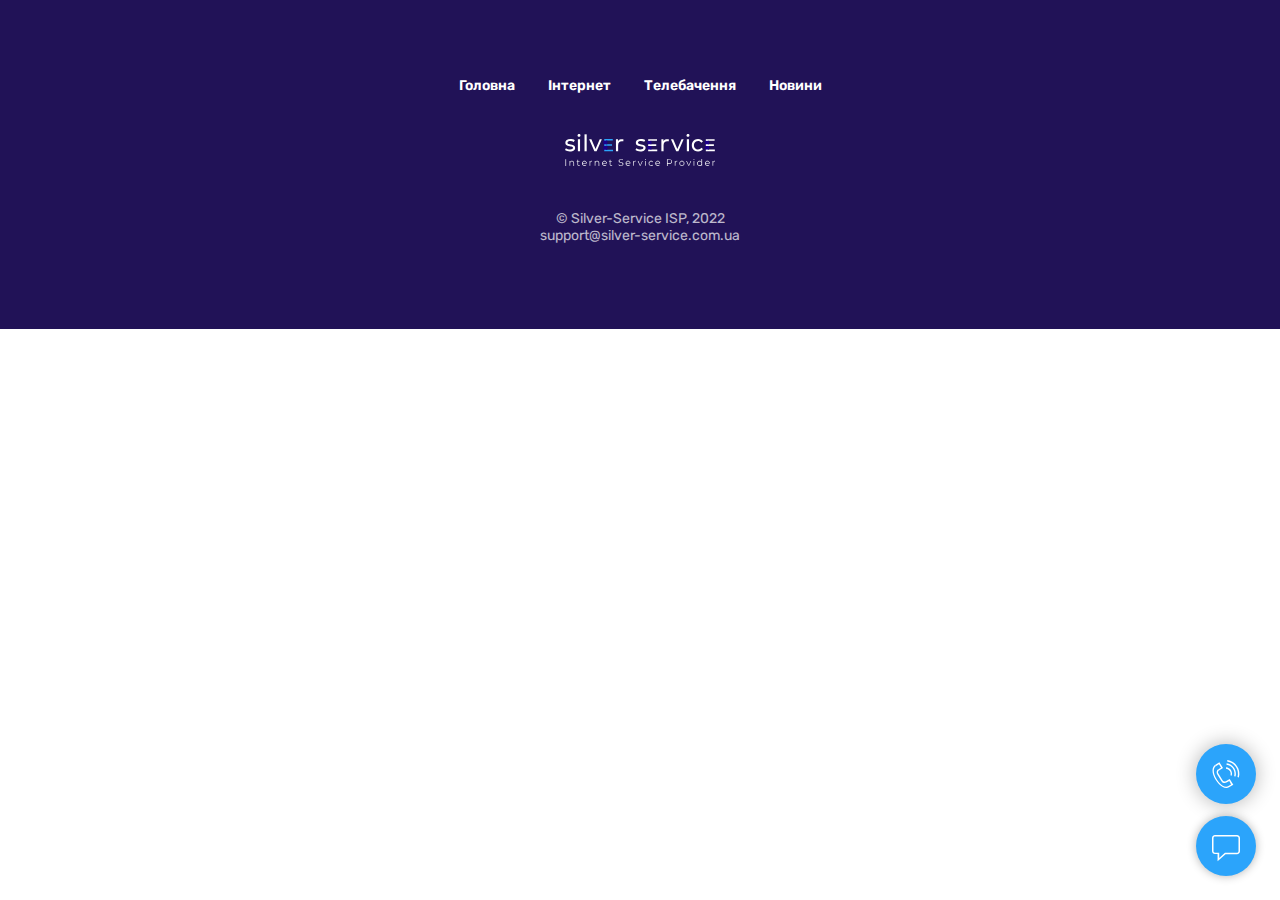
<file: page8869136.html>
<!DOCTYPE html>
<html>

<head>
	<meta charset="utf-8" />
	<meta http-equiv="Content-Type" content="text/html; charset=utf-8" />
	<meta name="viewport" content="width=device-width, initial-scale=1.0" />
	<!--metatextblock-->
	<title>Сілвер-Сервіс, ISP </title>
	<meta name="description" content="Обухів, Українка, Таценки, якісний Інтернет в Обвухівському районі " />
	<meta property="og:url" content="http://silver-service.com.ua" />
	<meta property="og:title" content="Сілвер-Сервіс, ISP " />
	<meta property="og:description"
		content="Обухів, Українка, Таценки, якісний Інтернет в Обвухівському районі, Сілвер-Сервіс, Силвер-Сервис, SILVER " />
	<meta property="og:type" content="website" />
	<meta property="og:image"
		content="images/tild3565-3937-4162-a237-366563643564__-__resize__504x__photo143449487857786c23bcb06b9.jpeg" />
	<link rel="canonical" href="http://silver-service.com.ua">
	<!--/metatextblock-->
	<meta property="fb:app_id" content="257953674358265" />
	<meta name="format-detection" content="telephone=no" />
	<meta http-equiv="x-dns-prefetch-control" content="on">
	<link rel="shortcut icon" href="images/tildafavicon.ico" type="image/x-icon" /><!-- Assets -->
	<link rel="stylesheet" href="css/tilda-grid-3.0.min.css" type="text/css" media="all" />
	<link rel="stylesheet" href="css/tilda-blocks-2.12.css?t=1578839462" type="text/css" media="all" />
	<link rel="stylesheet" href="css/tilda-animation-1.0.min.css" type="text/css" media="all" />
	<link rel="stylesheet" href="css/tilda-slds-1.4.min.css" type="text/css" media="all" />
	<link rel="stylesheet" href="css/tilda-zoom-2.0.min.css" type="text/css" media="all" />
	<link rel="stylesheet" href="css/tilda-popup-1.1.min.css" type="text/css" media="all" />
	<link rel="stylesheet" href="css/tilda-feed-1.0.min.css" type="text/css" media="all" />
	<link rel="stylesheet"
		href="https://fonts.googleapis.com/css?family=Montserrat|Rubik:400,700&display=swap&subset=cyrillic"
		type="text/css" />
	<script src="js/jquery-1.10.2.min.js"></script>
	<script src="js/tilda-scripts-2.8.min.js"></script>
	<script src="js/tilda-blocks-2.7.js?t=1578839462"></script>
	<script src="js/lazyload-1.3.min.js" charset="utf-8"></script>
	<script src="js/tilda-animation-1.0.min.js" charset="utf-8"></script>
	<script src="js/tilda-slds-1.4.min.js" charset="utf-8"></script>
	<script src="js/hammer.min.js" charset="utf-8"></script>
	<script src="js/tilda-zoom-2.0.min.js" charset="utf-8"></script>
	<script src="js/tilda-feed-1.0.min.js" charset="utf-8"></script>
	<script src="js/tilda-forms-1.0.min.js" charset="utf-8"></script>
	<script type="text/javascript">window.dataLayer = window.dataLayer || [];</script>
	<!-- <script type="text/javascript">if ((/bot|google|yandex|baidu|bing|msn|duckduckbot|teoma|slurp|crawler|spider|robot|crawling|facebook/i.test(navigator.userAgent)) === false && typeof (sessionStorage) != 'undefined' && sessionStorage.getItem('visited') !== 'y') {
			var style = document.createElement('style'); style.type = 'text/css'; style.innerHTML = '@media screen and (min-width: 980px) {.t-records {opacity: 0;}.t-records_animated {-webkit-transition: opacity ease-in-out .2s;-moz-transition: opacity ease-in-out .2s;-o-transition: opacity ease-in-out .2s;transition: opacity ease-in-out .2s;}.t-records.t-records_visible {opacity: 1;}}'; document.getElementsByTagName('head')[0].appendChild(style); $(document).ready(function () { $('.t-records').addClass('t-records_animated'); setTimeout(function () { $('.t-records').addClass('t-records_visible'); sessionStorage.setItem('visited', 'y'); }, 400); });
		}</script>
</head> -->
</head>

<body class="t-body" style="margin:0;">
	<!--allrecords-->
	<div id="allrecords" class="t-records" data-hook="blocks-collection-content-node" data-tilda-project-id="1877229"
		data-tilda-page-id="8869136" data-tilda-formskey="243329e633d4791a2cc7b2db73a82be6">
		<div id="rec153317950" class="r t-rec t-rec_pt_60 t-rec_pb_75"
			style="padding-top:60px;padding-bottom:75px;background-color:#211257; " data-animationappear="off"
			data-record-type="457" data-bg-color="#211257">
			<!-- T457 -->
			<div class="t457">
				<div class="t-container">
					<div class="t-col t-col_12">
						<ul class="t457__ul">
							<li class="t457__li"> <a href="\" style="color:#ffffff;" data-menu-item-number="1">Головна</a> </li>
							<li class="t457__li"> <a href="" style="color:#ffffff;" data-menu-item-number="2">Інтернет</a> </li>
							<li class="t457__li"> <a href="" style="color:#ffffff;" data-menu-item-number="3">Телебачення</a> </li>
							<li class="t457__li"> <a href="" style="color:#ffffff;" data-menu-item-number="4">Новини</a> </li>
						</ul>
					</div>
					<div class="t-col t-col_12"><img src="images/tild3265-3461-4663-a564-373337373531__logo.svg"
							class="t457__logo t457__img" imgfield="img" alt=""> </div>
					<div class="t-col t-col_12">
						<div class="t457__copyright" field="text" style="color: #ffffff;">© Silver-Service ISP,
							2022<br />support@silver-service.com.ua</div>
					</div>
				</div>
			</div>
		</div>
		<div id="rec153317965" class="r t-rec" style=" " data-animationappear="off" data-record-type="824">
			<!-- t824 -->
			<div class="t824" style="">
				<div class="t824__btn" style="bottom:96px;right:24px;left:initial;">
					<div class="t824__btn_wrapper t824__btn_animate" style="background:#2ba4fb;">
						<div class="t824__animated-circle" style="border-color:#2ba4fb;"></div> <svg class="t824__icon"
							style="fill:#ffffff;" xmlns="http://www.w3.org/2000/svg" width="28px" height="28px"
							viewBox="0 0 19.3 20.1">
							<desc>Call</desc>
							<path d="M4.6 7.6l-.5-.9 2-1.2L4.6 3l-2 1.3-.6-.9 2.9-1.7 2.6 4.1"></path>
							<path
								d="M9.9 20.1c-.9 0-1.9-.3-2.9-.9-1.7-1-3.4-2.7-4.7-4.8-3-4.7-3.1-9.2-.3-11l.5.9C.2 5.7.4 9.7 3 13.9c1.2 2 2.8 3.6 4.3 4.5 1.1.6 2.7 1.1 4.1.3l1.9-1.2L12 15l-2 1.2c-1.2.7-2.8.3-3.5-.8l-3.2-5.2c-.7-1.2-.4-2.7.8-3.5l.5.9c-.7.4-.9 1.3-.5 2l3.2 5.2c.4.7 1.5.9 2.2.5l2.8-1.7 2.6 4.1-2.8 1.7c-.7.5-1.4.7-2.2.7zM13.7 11.3l-.9-.3c.4-1.1.2-2.2-.4-3.1-.6-1-1.7-1.6-2.8-1.7l.1-1c1.5.1 2.8.9 3.6 2.1.7 1.2.9 2.7.4 4z">
							</path>
							<path
								d="M16.5 11.9l-1-.3c.5-1.8.2-3.7-.8-5.3-1-1.6-2.7-2.6-4.7-2.9l.1-1c2.2.3 4.2 1.5 5.4 3.3 1.2 1.9 1.6 4.1 1 6.2z">
							</path>
							<path
								d="M18.9 12.5l-1-.3c.7-2.5.2-5.1-1.1-7.2-1.4-2.2-3.7-3.6-6.3-4l.1-1c2.9.4 5.4 2 7 4.4 1.6 2.4 2.1 5.3 1.3 8.1z">
							</path>
						</svg>
					</div>
				</div>
				<div class="t824__popup">
					<div class="t824__popup-container" style="bottom:96px;right:24px;left:initial;background-color: #ffffff;"
						data-appearoffset="" style="background-color: #ffffff;bottom:171px;right:24px;left:initial;">
						<div class="t824__mobile-top-panel">
							<div class="t824__mobile-top-panel_wrapper"> <svg class="t824__mobile-icon-close" width="16px"
									height="16px" viewBox="0 0 23 23" version="1.1" xmlns="http://www.w3.org/2000/svg"
									xmlns:xlink="http://www.w3.org/1999/xlink">
									<desc>Close</desc>
									<g stroke="none" stroke-width="1" fill="#fff" fill-rule="evenodd">
										<rect
											transform="translate(11.313708, 11.313708) rotate(-45.000000) translate(-11.313708, -11.313708) "
											x="10.3137085" y="-3.6862915" width="2" height="30"></rect>
										<rect
											transform="translate(11.313708, 11.313708) rotate(-315.000000) translate(-11.313708, -11.313708) "
											x="10.3137085" y="-3.6862915" width="2" height="30"></rect>
									</g>
								</svg> </div>
						</div>
						<div class="t824__wrapper" style=""> <svg class="t824__popup-icon-close" width="16px" height="16px"
								viewBox="0 0 23 23" version="1.1" xmlns="http://www.w3.org/2000/svg"
								xmlns:xlink="http://www.w3.org/1999/xlink">
								<desc>Close</desc>
								<g stroke="none" stroke-width="1" fill="#000000" fill-rule="evenodd">
									<rect
										transform="translate(11.313708, 11.313708) rotate(-45.000000) translate(-11.313708, -11.313708) "
										x="10.3137085" y="-3.6862915" width="2" height="30"></rect>
									<rect
										transform="translate(11.313708, 11.313708) rotate(-315.000000) translate(-11.313708, -11.313708) "
										x="10.3137085" y="-3.6862915" width="2" height="30"></rect>
								</g>
							</svg>
							<div class="t824__text-wrapper" style="border-bottom-color:#1c008a;">
								<div class="t824__title t-name t-name_md" style="">Сергій,Євген</div>
								<div class="t824__descr t-descr t-descr_xxs" style="">Підтримка клієнтів</div>
							</div>
							<div class="t824__phone-wrapper"> <a href="" class="t824__phone t-name t-name_lg" style="">+38 (096) 048
									56 99</a> </div>
						</div>
					</div>
				</div>
			</div>
			<style type="text/css">
				#rec153317965 .t824__wrapper {
					padding-top: 30px;
				}

				#rec153317965 .t824__popup {
					display: none;
				}

				#rec153317965 .t824__btn {
					visibility: visible;
					opacity: 1;
				}

				@media screen and (max-width:960px) {
					#rec153317965 .t824__wrapper {
						padding-top: 80px;
					}

					#rec153317965 .t824__btn {
						bottom: 124px !important;
						right: 24px !important;
						left: initial !important;
					}
				}
			</style>
			<script
				type="text/javascript"> $(document).ready(function () { setTimeout(function () { t824_init('153317965'); }, 500); });</script>
		</div>
		<div id="rec153317966" class="r t-rec t-rec_pt_0 t-rec_pb_0" style="padding-top:0px;padding-bottom:0px; "
			data-animationappear="off" data-record-type="708">
			<!-- T708 -->
			<div class="t708" style="">
				<div class="t708__btn" style="bottom:24px;right:24px;left:initial;">
					<div class="t708__btn_wrapper " style="background:#2ba4fb;"> <svg class="t708__icon" style="fill:#ffffff;"
							width="28px" xmlns="http://www.w3.org/2000/svg" viewBox="0 0 18.6 17.5">
							<desc>Write</desc>
							<path
								d="M3.7 17.5v-4.8H2c-1.1 0-2-.9-2-2V2C0 .9.9 0 2 0h14.6c1.1 0 2 .9 2 2v8.8c0 1.1-.9 2-2 2H9l-5.3 4.7zM2 1c-.6 0-1 .4-1 1v8.8c0 .5.4 1 1 1h2.8v3.5l3.8-3.5h8c.5 0 1-.4 1-1V2c0-.5-.4-1-1-1H2z" />
						</svg> <svg class="t708__icon-close" width="16px" height="16px" viewBox="0 0 23 23" version="1.1"
							xmlns="http://www.w3.org/2000/svg" xmlns:xlink="http://www.w3.org/1999/xlink">
							<desc>Close</desc>
							<g stroke="none" stroke-width="1" fill="#000" fill-rule="evenodd">
								<rect transform="translate(11.313708, 11.313708) rotate(-45.000000) translate(-11.313708, -11.313708) "
									x="10.3137085" y="-3.6862915" width="2" height="30"></rect>
								<rect transform="translate(11.313708, 11.313708) rotate(-315.000000) translate(-11.313708, -11.313708) "
									x="10.3137085" y="-3.6862915" width="2" height="30"></rect>
							</g>
						</svg> </div>
				</div>
				<div class="t708__popup">
					<div class="t708__popup-container" style="bottom:99px;right:24px;left:initial;">
						<div class="t708__mobile-top-panel">
							<div class="t708__mobile-top-panel_wrapper"> <svg class="t708__mobile-icon-close" width="16px"
									height="16px" viewBox="0 0 23 23" version="1.1" xmlns="http://www.w3.org/2000/svg"
									xmlns:xlink="http://www.w3.org/1999/xlink">
									<desc>Close</desc>
									<g stroke="none" stroke-width="1" fill="#fff" fill-rule="evenodd">
										<rect
											transform="translate(11.313708, 11.313708) rotate(-45.000000) translate(-11.313708, -11.313708) "
											x="10.3137085" y="-3.6862915" width="2" height="30"></rect>
										<rect
											transform="translate(11.313708, 11.313708) rotate(-315.000000) translate(-11.313708, -11.313708) "
											x="10.3137085" y="-3.6862915" width="2" height="30"></rect>
									</g>
								</svg> </div>
						</div>
						<div class="t708__wrapper">
							<div class="t708__title t-name t-name_xl" style="">Виникли питання? Ми передзвонимо!</div>
							<form id="form153317966" name='form153317966' role="form" action='' method='POST' data-formactiontype="0"
								data-inputbox=".t-input-group" class="t-form js-form-proccess t-form_inputs-total_2 t-form_bbonly "
								data-success-callback="t708_onSuccess">
								<!-- NO ONE SERVICES CONNECTED -->
								<div class="js-successbox t-form__successbox t-text t-text_md" style="display:none;">Дякуємо, заявка
									зареєстрована!</div>
								<div class="t-form__inputsbox">
									<div class="t-input-group t-input-group_ph" data-input-lid="1496138365001">
										<div class="t-input-block"> <input type="tel" name="Phone" data-phonemask-init="no"
												data-phonemask-id="153317966" data-phonemask-lid="1496138365001" data-phonemask-maskcountry="UA"
												class="t-input js-phonemask-input js-tilda-rule t-input_bbonly" value=""
												placeholder="+1(999)999-9999" data-tilda-req="1"
												style="color:#151617; border:1px solid #151617; ">
											<script
												type="text/javascript"> if (!document.getElementById('t-phonemask-script')) { (function (d, w, o) { var n = d.getElementsByTagName(o)[0], s = d.createElement(o), f = function () { n.parentNode.insertBefore(s, n); }; s.type = "text/javascript"; s.async = true; s.id = 't-phonemask-script'; s.src = "images/js__tilda-phone-mask-1.1.min.js"; if (w.opera == "[object Opera]") { d.addEventListener("DOMContentLoaded", f, false); } else { f(); } })(document, window, 'script'); } else { $(document).ready(function () { if (typeof t_form_phonemask_load == 'function') { t_form_phonemask_load($('#rec153317966 [data-phonemask-lid=1496138365001]')); } }); } </script>
											<div class="t-input-error"></div>
										</div>
									</div>
									<div class="t-input-group t-input-group_nm" data-input-lid="1496139355554">
										<div class="t-input-block"> <input type="text" name="Name"
												class="t-input js-tilda-rule t-input_bbonly" value="" data-tilda-req="1" data-tilda-rule="name"
												style="color:#151617; border:1px solid #151617; ">
											<div class="t-input-error"></div>
										</div>
									</div>
									<div class="t-form__errorbox-middle">
										<div class="js-errorbox-all t-form__errorbox-wrapper" style="display:none;">
											<div class="t-form__errorbox-text t-text t-text_md">
												<p class="t-form__errorbox-item js-rule-error js-rule-error-all"></p>
												<p class="t-form__errorbox-item js-rule-error js-rule-error-req"></p>
												<p class="t-form__errorbox-item js-rule-error js-rule-error-email"></p>
												<p class="t-form__errorbox-item js-rule-error js-rule-error-name"></p>
												<p class="t-form__errorbox-item js-rule-error js-rule-error-phone"></p>
												<p class="t-form__errorbox-item js-rule-error js-rule-error-minlength"></p>
												<p class="t-form__errorbox-item js-rule-error js-rule-error-string"></p>
											</div>
										</div>
									</div>
									<div class="t-form__submit"> <button type="submit" class="t-submit"
											style="color:#ffffff;background-color:#2ba4fb;border-radius:10px; -moz-border-radius:10px; -webkit-border-radius:10px;text-transform:uppercase;">Залишити
											заявку</button> </div>
								</div>
								<div class="t-form__errorbox-bottom">
									<div class="js-errorbox-all t-form__errorbox-wrapper" style="display:none;">
										<div class="t-form__errorbox-text t-text t-text_md">
											<p class="t-form__errorbox-item js-rule-error js-rule-error-all"></p>
											<p class="t-form__errorbox-item js-rule-error js-rule-error-req"></p>
											<p class="t-form__errorbox-item js-rule-error js-rule-error-email"></p>
											<p class="t-form__errorbox-item js-rule-error js-rule-error-name"></p>
											<p class="t-form__errorbox-item js-rule-error js-rule-error-phone"></p>
											<p class="t-form__errorbox-item js-rule-error js-rule-error-minlength"></p>
											<p class="t-form__errorbox-item js-rule-error js-rule-error-string"></p>
										</div>
									</div>
								</div>
							</form>
							<style>
								#rec153317966 input::-webkit-input-placeholder {
									color: #151617;
									opacity: 0.5;
								}

								#rec153317966 input::-moz-placeholder {
									color: #151617;
									opacity: 0.5;
								}

								#rec153317966 input:-moz-placeholder {
									color: #151617;
									opacity: 0.5;
								}

								#rec153317966 input:-ms-input-placeholder {
									color: #151617;
									opacity: 0.5;
								}

								#rec153317966 textarea::-webkit-input-placeholder {
									color: #151617;
									opacity: 0.5;
								}

								#rec153317966 textarea::-moz-placeholder {
									color: #151617;
									opacity: 0.5;
								}

								#rec153317966 textarea:-moz-placeholder {
									color: #151617;
									opacity: 0.5;
								}

								#rec153317966 textarea:-ms-input-placeholder {
									color: #151617;
									opacity: 0.5;
								}
							</style>
							<div class="t708__additional-info">
								<div class="t708__bottom-text t-text t-text_xs">Натискаючи на кнопку, ви даєте згоду на обробку ваших
									персональних даних. Ми не передаємо їх стороннім джерелам.</div>
							</div>
						</div>
					</div>
				</div>
			</div>
			<style>
				@media screen and (max-width: 960px) {
					.t708__btn {
						bottom: 24px !important;
						right: 24px !important;
						left: initial !important;
					}
				}
			</style>
			<script type="text/javascript">$(document).ready(function () {
					setTimeout(function () { t708_initPopup('153317966'); }, 500);
				});</script>
			<style>
				#rec153317966 .t-submit:hover {
					background-color: #6600b9 !important;
					color: #ffffff !important;
				}

				#rec153317966 .t-submit {
					-webkit-transition: background-color 0.2s ease-in-out, color 0.2s ease-in-out, border-color 0.2s ease-in-out, box-shadow 0.2s ease-in-out;
					transition: background-color 0.2s ease-in-out, color 0.2s ease-in-out, border-color 0.2s ease-in-out, box-shadow 0.2s ease-in-out;
				}
			</style>
		</div>
		<div id="rec153317967" class="r t-rec" style=" " data-animationappear="off" data-record-type="393">
			<!-- T393 -->
			<div id="nav153317967marker"></div>
			<div id="nav153317967" class="t393 t393__positionfixed t393__beforeready"
				style=" top:48px;bottom:;left:;right:24px; " data-navmarker="nav153317967marker" data-appearoffset="124px"
				data-hideoffset="">
				<div class="t393__wrapper"> <a href="http://91.220.106.12:7979/publicbill/?&N=Client" target="_blank"><input
							class="t-btn t393__submit " type="button" value="Кабінет абонента"
							style="color:#ffffff;border:0px solid #000000;background-color:#fb482b;border-radius:5px; -moz-border-radius:5px; -webkit-border-radius:5px;box-shadow: 0px 0px 5px 0px rgba(0, 0, 0, 0.3);" /></a>
				</div>
			</div>
			<script
				type="text/javascript"> $(document).ready(function () { $("#rec153317967").attr('data-animationappear', 'off'); $("#rec153317967").css('opacity', '1'); $('.t393').removeClass('t393__beforeready'); t393_appearMenu('153317967'); $(window).bind('scroll', t_throttle(function () { t393_appearMenu('153317967') }, 200)); });</script>
			<style>
				#rec153317967 .t-btn:not(.t-animate_no-hover):hover {
					background-color: #6600b9 !important;
					color: #ffffff !important;
				}

				#rec153317967 .t-btn:not(.t-animate_no-hover) {
					-webkit-transition: background-color 0.2s ease-in-out, color 0.2s ease-in-out, border-color 0.2s ease-in-out, box-shadow 0.2s ease-in-out;
					transition: background-color 0.2s ease-in-out, color 0.2s ease-in-out, border-color 0.2s ease-in-out, box-shadow 0.2s ease-in-out;
				}
			</style>
		</div>
	</div>
	<!--/allrecords-->
	<!-- Stat -->
	<script
		type="text/javascript">if (!window.mainTracker) { window.mainTracker = 'tilda'; } (function (d, w, k, o, g) { var n = d.getElementsByTagName(o)[0], s = d.createElement(o), f = function () { n.parentNode.insertBefore(s, n); }; s.type = "text/javascript"; s.async = true; s.key = k; s.id = "tildastatscript"; s.src = g; if (w.opera == "[object Opera]") { d.addEventListener("DOMContentLoaded", f, false); } else { f(); } })(document, window, 'db6fcec03d693ed7cd4bb2c78541ecd8', 'script', 'https://stat.tildacdn.com/js/tildastat-0.2.min.js');</script>
</body>

</html>
</file>
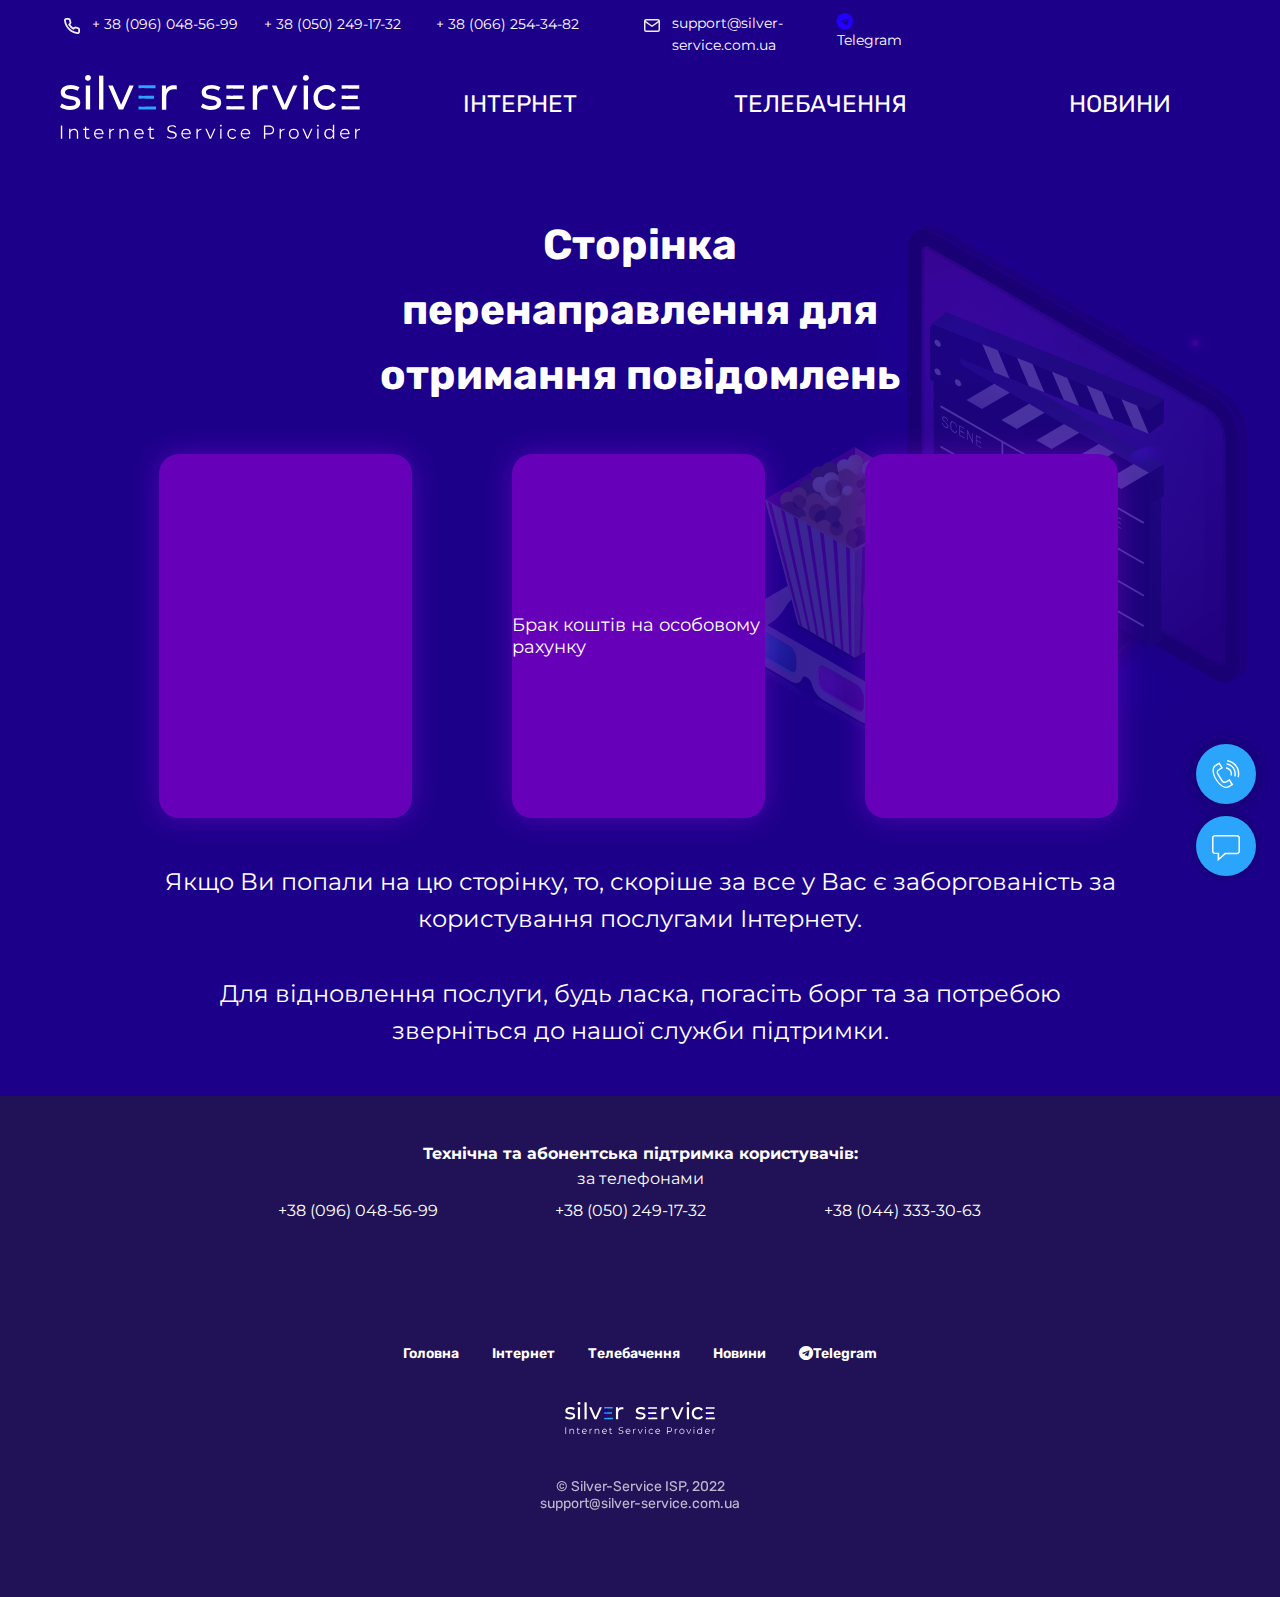
<file: redirect.html>
<!DOCTYPE html>
<html>

<head>
  <meta charset="utf-8" />
  <meta http-equiv="Content-Type" content="text/html; charset=utf-8" />
  <meta name="viewport" content="width=device-width, initial-scale=1.0" />
  <!--metatextblock-->
  <title>Redirect</title>
  <meta property="og:url" content="redirect.html" />
  <meta property="og:title" content="Redirect" />
  <meta property="og:description" content="" />
  <meta property="og:type" content="website" />
  <link rel="canonical" href="redirect.html">
  <!--/metatextblock-->
  <meta property="fb:app_id" content="257953674358265" />
  <meta name="format-detection" content="telephone=no" />
  <meta http-equiv="x-dns-prefetch-control" content="on">

  <link rel="apple-touch-icon" sizes="180x180" href="images/favicon/apple-touch-icon.png">
  <link rel="icon" type="image/png" sizes="32x32" href="images/favicon/favicon-32x32.png">
  <link rel="icon" type="image/png" sizes="16x16" href="images/favicon/favicon-16x16.png">
  <link rel="manifest" href="images/favicon/site.webmanifest">
  <link rel="stylesheet" href="https://cdnjs.cloudflare.com/ajax/libs/font-awesome/4.7.0/css/font-awesome.min.css">

  <link rel="stylesheet" href="css/tilda-grid-3.0.min.css" type="text/css" media="all" />
  <link rel="stylesheet" href="css/tilda-blocks-2.12.css?t=1578410818" type="text/css" media="all" />
  <link rel="stylesheet" href="css/tilda-animation-1.0.min.css" type="text/css" media="all" />
  <link rel="stylesheet" href="css/tilda-slds-1.4.min.css" type="text/css" media="all" />
  <link rel="stylesheet" href="css/tilda-zoom-2.0.min.css" type="text/css" media="all" />
  <link rel="stylesheet"
    href="https://fonts.googleapis.com/css?family=Montserrat|Rubik:400,700&display=swap&subset=cyrillic"
    type="text/css" />
  <link rel="stylesheet" href="css/01_rewriteForAdaptive.css">
  <script src="js/jquery-1.10.2.min.js"></script>
  <script src="js/tilda-scripts-2.8.min.js"></script>
  <script src="js/tilda-blocks-2.7.js?t=1578410818"></script>
  <script src="js/lazyload-1.3.min.js" charset="utf-8"></script>
  <script src="js/tilda-animation-1.0.min.js" charset="utf-8"></script>
  <script src="js/tilda-slds-1.4.min.js" charset="utf-8"></script>
  <script src="js/hammer.min.js" charset="utf-8"></script>
  <script src="js/tilda-zoom-2.0.min.js" charset="utf-8"></script>
  <script src="js/tilda-forms-1.0.min.js" charset="utf-8"></script>
  <script type="text/javascript">window.dataLayer = window.dataLayer || [];</script>
</head>

<body class="t-body" style="margin:0;">
  <!--allrecords-->
  <div id="allrecords" class="t-records" data-hook="blocks-collection-content-node" data-tilda-project-id="1877229"
    data-tilda-page-id="8629852" data-tilda-formskey="243329e633d4791a2cc7b2db73a82be6">
    <!--header-->
    <div class="menu-btn">
      <span class="menu-btn__burger"></span>
    </div>
    <div class="popup-bm" id="popup-bm"></div>
    <nav hidden class="nav">
      <ul class="menu-nav">
        <li class="menu-nav__item">
          <a href="index.html" class="menu-nav__link">
            SILVER-SERVICE
          </a>
        </li>
        <li class="menu-nav__item active">
          <a href="page8498574.html" class="menu-nav__link">
            ІНТЕРНЕТ
          </a>
        </li>
        <li class="menu-nav__item">
          <a href="page8629852.html" class="menu-nav__link">
            ТЕЛЕБАЧЕННЯ
          </a>
        </li>
        <li class="menu-nav__item">
          <a href="page8629856.html" class="menu-nav__link">
            НОВИНИ
          </a>
        </li>
        <li class="menu-nav__item">
          <a href="https://t.me/SilverService_tg_bot" class="menu-nav__link">
            Telegram
          </a>
        </li>
      </ul>
    </nav>
    <div id="t-header" class="t-records" data-hook="blocks-collection-content-node" data-tilda-project-id="1877229"
      data-tilda-page-id="8498579" data-tilda-formskey="243329e633d4791a2cc7b2db73a82be6">
      <div id="rec147330664" class="r t-rec" style=" " data-animationappear="off" data-record-type="396">
        <!-- T396 -->
        <style>
          #rec147330664 .t396__artboard {
            height: 168px;
            background-color: #1c008a;
          }

          #rec147330664 .t396__filter {
            height: 168px;
          }

          #rec147330664 .t396__carrier {
            height: 168px;
            background-position: center center;
            background-attachment: scroll;
            background-size: cover;
            background-repeat: no-repeat;
          }

          @media screen and (max-width: 1199px) {
            #rec147330664 .t396__artboard {}

            #rec147330664 .t396__filter {}

            #rec147330664 .t396__carrier {
              background-attachment: scroll;
            }
          }

          @media screen and (max-width: 959px) {}

          @media screen and (max-width: 639px) {}

          @media screen and (max-width: 479px) {}

          #rec147330664 .tn-elem[data-elem-id="1575580127696"] {
            z-index: 5;
            top: 75px;
            left: calc(50% - 600px + 20px);
            width: 300px;
          }

          #rec147330664 .tn-elem[data-elem-id="1575580127696"] .tn-atom {
            background-position: center center;
            border-color: transparent;
            border-style: solid;
          }

          @media screen and (max-width: 1199px) {
            #rec147330664 .tn-elem[data-elem-id="1575580127696"] {
              top: 28px;
              left: calc(50% - 480px + 20px);
              width: 200px;
            }
          }

          @media screen and (max-width: 959px) {}

          @media screen and (max-width: 639px) {}

          @media screen and (max-width: 479px) {
            #rec147330664 .tn-elem[data-elem-id="1575580127696"] {
              top: 28px;
              left: calc(50% - 160px + 20px);
              width: 280px;
            }
          }

          #rec147330664 .tn-elem[data-elem-id="1576693805692"] {
            color: #ffffff;
            text-align: center;
            z-index: 4;
            top: 77px;
            left: calc(50% - 600px + 380px);
            width: 200px;
            height: 55px;
          }

          #rec147330664 .tn-elem[data-elem-id="1576693805692"] .tn-atom {
            color: #ffffff;
            font-size: 24px;
            font-family: 'Rubik', Arial, sans-serif;
            line-height: 1.55;
            font-weight: 400;
            border-width: 1px;
            border-radius: 30px;
            background-position: center center;
            border-color: transparent;
            border-style: solid;
            transition: background-color 0.2s ease-in-out, color 0.2s ease-in-out, border-color 0.2s ease-in-out;
          }

          #rec147330664 .tn-elem[data-elem-id="1576693805692"] .tn-atom:hover {
            color: #2ba4fb;
          }

          @media screen and (max-width: 1199px) {}

          @media screen and (max-width: 959px) {}

          @media screen and (max-width: 639px) {}

          @media screen and (max-width: 479px) {}

          #rec147330664 .tn-elem[data-elem-id="1576693866097"] {
            color: #ffffff;
            text-align: center;
            z-index: 2;
            top: 77px;
            left: calc(50% - 600px + 680px);
            width: 200px;
            height: 55px;
          }

          #rec147330664 .tn-elem[data-elem-id="1576693866097"] .tn-atom {
            color: #ffffff;
            font-size: 24px;
            font-family: 'Rubik', Arial, sans-serif;
            line-height: 1.55;
            font-weight: 400;
            border-width: 1px;
            border-radius: 30px;
            background-position: center center;
            border-color: transparent;
            border-style: solid;
            transition: background-color 0.2s ease-in-out, color 0.2s ease-in-out, border-color 0.2s ease-in-out;
          }

          #rec147330664 .tn-elem[data-elem-id="1576693866097"] .tn-atom:hover {
            color: #2ba4fb;
          }

          @media screen and (max-width: 1199px) {}

          @media screen and (max-width: 959px) {}

          @media screen and (max-width: 639px) {}

          @media screen and (max-width: 479px) {}

          #rec147330664 .tn-elem[data-elem-id="1576693891593"] {
            color: #ffffff;
            text-align: center;
            z-index: 1;
            top: 77px;
            left: calc(50% - 600px + 980px);
            width: 200px;
            height: 55px;
          }

          #rec147330664 .tn-elem[data-elem-id="1576693891593"] .tn-atom {
            color: #ffffff;
            font-size: 24px;
            font-family: 'Rubik', Arial, sans-serif;
            line-height: 1.55;
            font-weight: 400;
            border-width: 1px;
            border-radius: 30px;
            background-position: center center;
            border-color: transparent;
            border-style: solid;
            transition: background-color 0.2s ease-in-out, color 0.2s ease-in-out, border-color 0.2s ease-in-out;
          }

          #rec147330664 .tn-elem[data-elem-id="1576693891593"] .tn-atom:hover {
            color: #2ba4fb;
          }

          @media screen and (max-width: 1199px) {}

          @media screen and (max-width: 959px) {}

          @media screen and (max-width: 639px) {}

          @media screen and (max-width: 479px) {}

          #rec147330664 .tn-elem[data-elem-id="1578404969261"] {
            z-index: 6;
            top: 18px;
            left: calc(50% - 600px + 24px);
            width: 16px;
          }

          #rec147330664 .tn-elem[data-elem-id="1578404969261"] .tn-atom {
            background-position: center center;
            border-color: transparent;
            border-style: solid;
          }

          @media screen and (max-width: 1199px) {}

          @media screen and (max-width: 959px) {}

          @media screen and (max-width: 639px) {}

          @media screen and (max-width: 479px) {}

          #rec147330664 .tn-elem[data-elem-id="1578404969273"] {
            color: #ffffff;
            z-index: 7;
            top: 14px;
            left: calc(50% - 600px + 52px);
            width: 160px;
          }

          #rec147330664 .tn-elem[data-elem-id="1578404969273"] .tn-atom {
            color: #ffffff;
            font-size: 14px;
            font-family: 'Montserrat', Arial, sans-serif;
            line-height: 1.55;
            font-weight: 400;
            background-position: center center;
            border-color: transparent;
            border-style: solid;
          }

          @media screen and (max-width: 1199px) {}

          @media screen and (max-width: 959px) {}

          @media screen and (max-width: 639px) {}

          @media screen and (max-width: 479px) {}

          #rec147330664 .tn-elem[data-elem-id="1578404969281"] {
            z-index: 8;
            top: 19px;
            left: calc(50% - 600px + 604px);
            width: 16px;
          }

          #rec147330664 .tn-elem[data-elem-id="1578404969281"] .tn-atom {
            background-position: center center;
            border-color: transparent;
            border-style: solid;
          }

          @media screen and (max-width: 1199px) {}

          @media screen and (max-width: 959px) {}

          @media screen and (max-width: 639px) {}

          @media screen and (max-width: 479px) {}

          #rec147330664 .tn-elem[data-elem-id="1578404969293"] {
            color: #ffffff;
            z-index: 9;
            top: 13px;
            left: calc(50% - 600px + 632px);
            width: 230px;
          }

          #rec147330664 .tn-elem[data-elem-id="1578404969293"] .tn-atom {
            color: #ffffff;
            font-size: 14px;
            font-family: 'Montserrat', Arial, sans-serif;
            line-height: 1.55;
            font-weight: 400;
            background-position: center center;
            border-color: transparent;
            border-style: solid;
          }

          @media screen and (max-width: 1199px) {}

          @media screen and (max-width: 959px) {}

          @media screen and (max-width: 639px) {}

          @media screen and (max-width: 479px) {}

          #rec147330664 .tn-elem[data-elem-id="1578404969298"] {
            color: #ffffff;
            z-index: 10;
            top: 14px;
            left: calc(50% - 600px + 224px);
            width: 160px;
          }

          #rec147330664 .tn-elem[data-elem-id="1578404969298"] .tn-atom {
            color: #ffffff;
            font-size: 14px;
            font-family: 'Montserrat', Arial, sans-serif;
            line-height: 1.55;
            font-weight: 400;
            background-position: center center;
            border-color: transparent;
            border-style: solid;
          }

          @media screen and (max-width: 1199px) {}

          @media screen and (max-width: 959px) {}

          @media screen and (max-width: 639px) {}

          @media screen and (max-width: 479px) {}

          #rec147330664 .tn-elem[data-elem-id="1578404969304"] {
            color: #ffffff;
            z-index: 11;
            top: 14px;
            left: calc(50% - 600px + 396px);
            width: 160px;
          }

          #rec147330664 .tn-elem[data-elem-id="1578404969304"] .tn-atom {
            color: #ffffff;
            font-size: 14px;
            font-family: 'Montserrat', Arial, sans-serif;
            line-height: 1.55;
            font-weight: 400;
            background-position: center center;
            border-color: transparent;
            border-style: solid;
          }

          @media screen and (max-width: 1199px) {}

          @media screen and (max-width: 959px) {}

          @media screen and (max-width: 639px) {}

          @media screen and (max-width: 479px) {}

          #rec147330664 .tn-elem[data-elem-id="1578404969310"] {
            color: #ffffff;
            text-align: center;
            z-index: 12;
            top: 0px;
            left: calc(50% - 600px + 932px);
            width: 248px;
            height: 50px;
          }

          #rec147330664 .tn-elem[data-elem-id="1578404969310"] .tn-atom {
            color: #ffffff;
            font-size: 16px;
            font-family: 'Rubik', Arial, sans-serif;
            line-height: 1.55;
            font-weight: 700;
            border-width: 1px;
            border-radius: 0px;
            background-color: #fb482b;
            background-position: center center;
            border-color: transparent;
            border-style: solid;
            transition: background-color 0.2s ease-in-out, color 0.2s ease-in-out, border-color 0.2s ease-in-out;
          }

          #rec147330664 .tn-elem[data-elem-id="1578404969310"] .tn-atom:hover {
            background-color: #c41d00;
          }

          @media screen and (max-width: 1199px) {}

          @media screen and (max-width: 959px) {}

          @media screen and (max-width: 639px) {}

          @media screen and (max-width: 479px) {}
        </style>
        <div class='t396'>
          <div class="t396__artboard" data-artboard-recid="147330664" data-artboard-height="168"
            data-artboard-height_vh="" data-artboard-valign="center" data-artboard-ovrflw="">
            <div class="t396__carrier" data-artboard-recid="147330664"></div>
            <div class="t396__filter" data-artboard-recid="147330664"></div>
            <div class='t396__elem tn-elem tn-elem__1473306641575580127696' data-elem-id='1575580127696'
              data-elem-type='image' data-field-top-value="75" data-field-top-res-960-value="28"
              data-field-top-res-320-value="28" data-field-left-value="20" data-field-left-res-960-value="20"
              data-field-left-res-320-value="20" data-field-width-value="300" data-field-width-res-960-value="200"
              data-field-width-res-320-value="280" data-field-axisy-value="top" data-field-axisx-value="left"
              data-field-container-value="grid" data-field-topunits-value="" data-field-leftunits-value=""
              data-field-heightunits-value="" data-field-widthunits-value=""> <a class='tn-atom' href="index.html"> <img
                  class='tn-atom__img t-img' data-original='images/tild3166-6231-4563-a464-386262303534__logo.svg'
                  imgfield='tn_img_1575580127696'> </a> </div>
            <div class='t396__elem tn-elem tn-elem__1473306641576693805692' data-elem-id='1576693805692'
              data-elem-type='button' data-field-top-value="77" data-field-left-value="380" data-field-height-value="55"
              data-field-width-value="200" data-field-axisy-value="top" data-field-axisx-value="left"
              data-field-container-value="grid" data-field-topunits-value="" data-field-leftunits-value=""
              data-field-heightunits-value="" data-field-widthunits-value=""> <a class='tn-atom'
                href="page8498574.html">ІНТЕРНЕТ</a> </div>
            <div class='t396__elem tn-elem tn-elem__1473306641576693866097' data-elem-id='1576693866097'
              data-elem-type='button' data-field-top-value="77" data-field-left-value="680" data-field-height-value="55"
              data-field-width-value="200" data-field-axisy-value="top" data-field-axisx-value="left"
              data-field-container-value="grid" data-field-topunits-value="" data-field-leftunits-value=""
              data-field-heightunits-value="" data-field-widthunits-value=""> <a class='tn-atom'
                href="page8629852.html">ТЕЛЕБАЧЕННЯ</a> </div>
            <div class='t396__elem tn-elem tn-elem__1473306641576693891593' data-elem-id='1576693891593'
              data-elem-type='button' data-field-top-value="77" data-field-left-value="980" data-field-height-value="55"
              data-field-width-value="200" data-field-axisy-value="top" data-field-axisx-value="left"
              data-field-container-value="grid" data-field-topunits-value="" data-field-leftunits-value=""
              data-field-heightunits-value="" data-field-widthunits-value=""> <a class='tn-atom'
                href="page8629856.html">НОВИНИ</a> </div>
            <div class='t396__elem tn-elem tn-elem__1473306641578404969261' data-elem-id='1578404969261'
              data-elem-type='image' data-field-top-value="18" data-field-left-value="24" data-field-width-value="16"
              data-field-axisy-value="top" data-field-axisx-value="left" data-field-container-value="grid"
              data-field-topunits-value="" data-field-leftunits-value="" data-field-heightunits-value=""
              data-field-widthunits-value="">
              <div class='tn-atom'> <img class='tn-atom__img t-img'
                  data-original='images/tild3439-3432-4539-a363-653532376530__phone.svg'
                  imgfield='tn_img_1578404969261'> </div>
            </div>
            <div class='t396__elem tn-elem tn-elem__1473306641578404969273' data-elem-id='1578404969273'
              data-elem-type='text' data-field-top-value="14" data-field-left-value="52" data-field-width-value="160"
              data-field-axisy-value="top" data-field-axisx-value="left" data-field-container-value="grid"
              data-field-topunits-value="" data-field-leftunits-value="" data-field-heightunits-value=""
              data-field-widthunits-value="">
              <div class='tn-atom' field='tn_text_1578404969273'>+ 38 (096) 048-56-99</div>
            </div>
            <div class='t396__elem tn-elem tn-elem__1473306641578404969281' data-elem-id='1578404969281'
              data-elem-type='image' data-field-top-value="19" data-field-left-value="604" data-field-width-value="16"
              data-field-axisy-value="top" data-field-axisx-value="left" data-field-container-value="grid"
              data-field-topunits-value="" data-field-leftunits-value="" data-field-heightunits-value=""
              data-field-widthunits-value="">
              <div class='tn-atom'> <img class='tn-atom__img t-img'
                  data-original='images/tild3363-3438-4462-a466-366363633632__mail.svg' imgfield='tn_img_1578404969281'>
              </div>
            </div>
            <div class='t396__elem tn-elem tn-elem__1473306641578404969293' data-elem-id='1578404969293'
              data-elem-type='text' data-field-top-value="13" data-field-left-value="632" data-field-width-value="230"
              data-field-axisy-value="top" data-field-axisx-value="left" data-field-container-value="grid"
              data-field-topunits-value="" data-field-leftunits-value="" data-field-heightunits-value=""
              data-field-widthunits-value=""> <a class='tn-atom' href="mailto:support@silver-service.com.ua"
                target="_blank">support@silver-service.com.ua</a>
              <div class="Telegram" id="Telegram">
                <a href="#" class="fa fa-telegram"></a>
                <a href="https://t.me/SilverService_tg_bot"
                  style="color: white !important; font-size: 14px; font-family: 'Montserrat', Arial, sans-serif;">Telegram</a>
              </div>
            </div>
            <div class='t396__elem tn-elem tn-elem__1473306641578404969298' data-elem-id='1578404969298'
              data-elem-type='text' data-field-top-value="14" data-field-left-value="224" data-field-width-value="160"
              data-field-axisy-value="top" data-field-axisx-value="left" data-field-container-value="grid"
              data-field-topunits-value="" data-field-leftunits-value="" data-field-heightunits-value=""
              data-field-widthunits-value="">
              <div class='tn-atom' field='tn_text_1578404969298'>+ 38 (050) 249-17-32</div>
            </div>
            <div class='t396__elem tn-elem tn-elem__1473306641578404969304' data-elem-id='1578404969304'
              data-elem-type='text' data-field-top-value="14" data-field-left-value="396" data-field-width-value="160"
              data-field-axisy-value="top" data-field-axisx-value="left" data-field-container-value="grid"
              data-field-topunits-value="" data-field-leftunits-value="" data-field-heightunits-value=""
              data-field-widthunits-value="">
              <div class='tn-atom' field='tn_text_1578404969304'>+ 38 (066) 254-34-82</div>
            </div>
          </div>
        </div>
        <script>$(document).ready(function () {
            t396_init('147330664');
          });</script><!-- /T396 -->
      </div>
    </div>
    <!--/header-->
    <div id="rec153306226" class="r t-rec" style=" " data-animationappear="off" data-record-type="396">
      <!-- T396 -->
      <style>
        #rec153306226 .t396__artboard {
          height: 1100px;
          background-color: #1c008a;
        }

        #rec153306226 .t396__filter {
          height: 1100px;
        }

        #rec153306226 .t396__carrier {
          height: 1100px;
          background-position: center center;
          background-attachment: scroll;
          background-size: cover;
          background-repeat: no-repeat;
        }

        @media screen and (max-width: 1199px) {
          #rec153306226 .t396__artboard {}

          #rec153306226 .t396__filter {}

          #rec153306226 .t396__carrier {
            background-attachment: scroll;
          }
        }

        @media screen and (max-width: 959px) {}

        @media screen and (max-width: 639px) {}

        @media screen and (max-width: 479px) {}

        #rec153306226 .tn-elem[data-elem-id="1578401501368"] {
          z-index: 2;
          top: 20px;
          left: calc(50% - 600px + 560px);
          width: 722px;
        }

        #rec153306226 .tn-elem[data-elem-id="1578401501368"] .tn-atom {
          opacity: 0.2;
          background-position: center center;
          border-color: transparent;
          border-style: solid;
        }

        @media screen and (max-width: 1199px) {}

        @media screen and (max-width: 959px) {}

        @media screen and (max-width: 639px) {}

        @media screen and (max-width: 479px) {}

        #rec153306226 .tn-elem[data-elem-id="1578401545433"] {
          color: #ffffff;
          text-align: center;
          z-index: 4;
          top: 45px;
          left: calc(50% - 600px + 320px);
          width: 560px;
        }

        #rec153306226 .tn-elem[data-elem-id="1578401545433"] .tn-atom {
          color: #ffffff;
          font-size: 42px;
          font-family: 'Rubik', Arial, sans-serif;
          line-height: 1.55;
          font-weight: 700;
          background-position: center center;
          border-color: transparent;
          border-style: solid;
        }

        @media screen and (max-width: 1199px) {}

        @media screen and (max-width: 959px) {}

        @media screen and (max-width: 639px) {}

        @media screen and (max-width: 479px) {}

        #rec153306226 .tn-elem[data-elem-id="1578401623325"] {
          color: #ffffff;
          text-align: center;
          z-index: 5;
          top: 134px;
          left: calc(50% - 600px + 320px);
          width: 560px;
        }

        #rec153306226 .tn-elem[data-elem-id="1578401623325"] .tn-atom {
          color: #ffffff;
          font-size: 26px;
          font-family: 'Montserrat', Arial, sans-serif;
          line-height: 1.55;
          font-weight: 400;
          background-position: center center;
          border-color: transparent;
          border-style: solid;
        }

        @media screen and (max-width: 1199px) {}

        @media screen and (max-width: 959px) {}

        @media screen and (max-width: 639px) {}

        @media screen and (max-width: 479px) {}

        #rec153306226 .tn-elem[data-elem-id="1578401834162"] {
          z-index: 6;
          top: 286px;
          left: calc(50% - 600px + 119px);
          width: 253px;
          height: 364px;
        }

        #rec153306226 .tn-elem[data-elem-id="1578401834162"] .tn-atom {
          border-radius: 20px;
          background-color: #6600b9;
          background-position: center center;
          border-color: transparent;
          border-style: solid;
          box-shadow: 0px 0px 30px 0px rgba(200, 18, 255, 0.3);
        }

        @media screen and (max-width: 1199px) {}

        @media screen and (max-width: 959px) {}

        @media screen and (max-width: 639px) {}

        @media screen and (max-width: 479px) {}

        #rec153306226 .tn-elem[data-elem-id="1578401834172"] {
          color: #ffffff;
          text-align: center;
          z-index: 7;
          top: 334px;
          left: calc(50% - 600px + 181px);
          width: 100px;
        }

        #rec153306226 .tn-elem[data-elem-id="1578401834172"] .tn-atom {
          color: #ffffff;
          font-size: 70px;
          font-family: 'Rubik', Arial, sans-serif;
          line-height: 1.2;
          font-weight: 700;
          letter-spacing: 0.5px;
          background-position: center center;
          border-color: transparent;
          border-style: solid;
        }

        @media screen and (max-width: 1199px) {}

        @media screen and (max-width: 959px) {}

        @media screen and (max-width: 639px) {}

        @media screen and (max-width: 479px) {}

        #rec153306226 .tn-elem[data-elem-id="1578401834178"] {
          color: #ffffff;
          text-align: center;
          z-index: 8;
          top: 418px;
          left: calc(50% - 600px + 190px);
          width: 110px;
        }

        #rec153306226 .tn-elem[data-elem-id="1578401834178"] .tn-atom {
          color: #ffffff;
          font-size: 18px;
          font-family: 'Rubik', Arial, sans-serif;
          line-height: 1.55;
          font-weight: 700;
          background-position: center center;
          border-color: transparent;
          border-style: solid;
        }

        @media screen and (max-width: 1199px) {}

        @media screen and (max-width: 959px) {}

        @media screen and (max-width: 639px) {}

        @media screen and (max-width: 479px) {}

        #rec153306226 .tn-elem[data-elem-id="1578401834182"] {
          color: #2ba4fb;
          z-index: 9;
          top: 533px;
          left: calc(50% - 600px + 191px);
          width: 61px;
        }

        #rec153306226 .tn-elem[data-elem-id="1578401834182"] .tn-atom {
          color: #2ba4fb;
          font-size: 50px;
          font-family: 'Rubik', Arial, sans-serif;
          line-height: 1;
          font-weight: 400;
          letter-spacing: 0.5px;
          background-position: center center;
          border-color: transparent;
          border-style: solid;
        }

        @media screen and (max-width: 1199px) {}

        @media screen and (max-width: 959px) {}

        @media screen and (max-width: 639px) {}

        @media screen and (max-width: 479px) {}

        #rec153306226 .tn-elem[data-elem-id="1578401834188"] {
          color: #2ba4fb;
          z-index: 10;
          top: 533px;
          left: calc(50% - 600px + 255px);
          width: 40px;
        }

        #rec153306226 .tn-elem[data-elem-id="1578401834188"] .tn-atom {
          color: #2ba4fb;
          font-size: 18px;
          font-family: 'Rubik', Arial, sans-serif;
          line-height: 1.55;
          font-weight: 700;
          background-position: center center;
          border-color: transparent;
          border-style: solid;
        }

        @media screen and (max-width: 1199px) {}

        @media screen and (max-width: 959px) {}

        @media screen and (max-width: 639px) {}

        @media screen and (max-width: 479px) {}

        #rec153306226 .tn-elem[data-elem-id="1578401834192"] {
          color: #ffffff;
          z-index: 12;
          top: 555px;
          left: calc(50% - 600px + 255px);
          width: 40px;
        }

        #rec153306226 .tn-elem[data-elem-id="1578401834192"] .tn-atom {
          color: #ffffff;
          font-size: 18px;
          font-family: 'Rubik', Arial, sans-serif;
          line-height: 1.55;
          font-weight: 700;
          background-position: center center;
          border-color: transparent;
          border-style: solid;
        }

        @media screen and (max-width: 1199px) {}

        @media screen and (max-width: 959px) {}

        @media screen and (max-width: 639px) {}

        @media screen and (max-width: 479px) {}

        #rec153306226 .tn-elem[data-elem-id="1578401834212"] {
          color: #ffffff;
          text-align: center;
          z-index: 23;
          top: 418px;
          left: calc(50% - 600px + 544px);
          width: 110px;
        }

        #rec153306226 .tn-elem[data-elem-id="1578401834212"] .tn-atom {
          color: #ffffff;
          font-size: 18px;
          font-family: 'Rubik', Arial, sans-serif;
          line-height: 1.55;
          font-weight: 700;
          background-position: center center;
          border-color: transparent;
          border-style: solid;
        }

        @media screen and (max-width: 1199px) {}

        @media screen and (max-width: 959px) {}

        @media screen and (max-width: 639px) {}

        @media screen and (max-width: 479px) {}

        #rec153306226 .tn-elem[data-elem-id="1578401945471"] {
          color: #ffffff;
          text-align: center;
          z-index: 24;
          top: 471px;
          left: calc(50% - 600px + 158px);
          width: 50px;
        }

        #rec153306226 .tn-elem[data-elem-id="1578401945471"] .tn-atom {
          color: #ffffff;
          font-size: 36px;
          font-family: 'Rubik', Arial, sans-serif;
          line-height: 1;
          font-weight: 400;
          letter-spacing: 0.5px;
          background-position: center center;
          border-color: transparent;
          border-style: solid;
        }

        @media screen and (max-width: 1199px) {}

        @media screen and (max-width: 959px) {}

        @media screen and (max-width: 639px) {}

        @media screen and (max-width: 479px) {}

        #rec153306226 .tn-elem[data-elem-id="1578402030436"] {
          color: #ffffff;
          z-index: 25;
          top: 477px;
          left: calc(50% - 600px + 220px);
          width: 113px;
        }

        #rec153306226 .tn-elem[data-elem-id="1578402030436"] .tn-atom {
          color: #ffffff;
          font-size: 24px;
          font-family: 'Montserrat', Arial, sans-serif;
          line-height: 1;
          font-weight: 400;
          letter-spacing: 0.5px;
          background-position: center center;
          border-color: transparent;
          border-style: solid;
        }

        @media screen and (max-width: 1199px) {}

        @media screen and (max-width: 959px) {}

        @media screen and (max-width: 639px) {}

        @media screen and (max-width: 479px) {}

        #rec153306226 .tn-elem[data-elem-id="1578402239071"] {
          z-index: 31;
          top: 488px;
          left: calc(50% - 600px + 153px);
          width: 179px;
          height: 2px;
        }

        #rec153306226 .tn-elem[data-elem-id="1578402239071"] .tn-atom {
          background-color: #ffffff;
          background-position: center center;
          border-color: transparent;
          border-style: solid;
        }

        @media screen and (max-width: 1199px) {}

        @media screen and (max-width: 959px) {}

        @media screen and (max-width: 639px) {}

        @media screen and (max-width: 479px) {}

        #rec153306226 .tn-elem[data-elem-id="1578402993398"] {
          z-index: 3;
          top: 286px;
          left: calc(50% - 600px + 472px);
          width: 253px;
          height: 364px;
        }

        #rec153306226 .tn-elem[data-elem-id="1578402993398"] .tn-atom {
          border-radius: 20px;
          background-color: #6600b9;
          background-position: center center;
          border-color: transparent;
          border-style: solid;
          box-shadow: 0px 0px 30px 0px rgba(200, 18, 255, 0.3);
        }

        @media screen and (max-width: 1199px) {}

        @media screen and (max-width: 959px) {}

        @media screen and (max-width: 639px) {}

        @media screen and (max-width: 479px) {}

        #rec153306226 .tn-elem[data-elem-id="1578402993439"] {
          color: #2ba4fb;
          z-index: 32;
          top: 533px;
          left: calc(50% - 600px + 544px);
          width: 61px;
        }

        #rec153306226 .tn-elem[data-elem-id="1578402993439"] .tn-atom {
          color: #2ba4fb;
          font-size: 50px;
          font-family: 'Rubik', Arial, sans-serif;
          line-height: 1;
          font-weight: 400;
          letter-spacing: 0.5px;
          background-position: center center;
          border-color: transparent;
          border-style: solid;
        }

        @media screen and (max-width: 1199px) {}

        @media screen and (max-width: 959px) {}

        @media screen and (max-width: 639px) {}

        @media screen and (max-width: 479px) {}

        #rec153306226 .tn-elem[data-elem-id="1578402993443"] {
          color: #2ba4fb;
          z-index: 33;
          top: 533px;
          left: calc(50% - 600px + 608px);
          width: 40px;
        }

        #rec153306226 .tn-elem[data-elem-id="1578402993443"] .tn-atom {
          color: #2ba4fb;
          font-size: 18px;
          font-family: 'Rubik', Arial, sans-serif;
          line-height: 1.55;
          font-weight: 700;
          background-position: center center;
          border-color: transparent;
          border-style: solid;
        }

        @media screen and (max-width: 1199px) {}

        @media screen and (max-width: 959px) {}

        @media screen and (max-width: 639px) {}

        @media screen and (max-width: 479px) {}

        #rec153306226 .tn-elem[data-elem-id="1578402993447"] {
          color: #ffffff;
          z-index: 34;
          top: 555px;
          left: calc(50% - 600px + 608px);
          width: 40px;
        }

        #rec153306226 .tn-elem[data-elem-id="1578402993447"] .tn-atom {
          color: #ffffff;
          font-size: 18px;
          font-family: 'Rubik', Arial, sans-serif;
          line-height: 1.55;
          font-weight: 700;
          background-position: center center;
          border-color: transparent;
          border-style: solid;
        }

        @media screen and (max-width: 1199px) {}

        @media screen and (max-width: 959px) {}

        @media screen and (max-width: 639px) {}

        @media screen and (max-width: 479px) {}

        #rec153306226 .tn-elem[data-elem-id="1578403069042"] {
          color: #ffffff;
          text-align: center;
          z-index: 35;
          top: 471px;
          left: calc(50% - 600px + 512px);
          width: 50px;
        }

        #rec153306226 .tn-elem[data-elem-id="1578403069042"] .tn-atom {
          color: #ffffff;
          font-size: 36px;
          font-family: 'Rubik', Arial, sans-serif;
          line-height: 1;
          font-weight: 400;
          letter-spacing: 0.5px;
          background-position: center center;
          border-color: transparent;
          border-style: solid;
        }

        @media screen and (max-width: 1199px) {}

        @media screen and (max-width: 959px) {}

        @media screen and (max-width: 639px) {}

        @media screen and (max-width: 479px) {}

        #rec153306226 .tn-elem[data-elem-id="1578403069048"] {
          color: #ffffff;
          z-index: 36;
          top: 477px;
          left: calc(50% - 600px + 574px);
          width: 113px;
        }

        #rec153306226 .tn-elem[data-elem-id="1578403069048"] .tn-atom {
          color: #ffffff;
          font-size: 24px;
          font-family: 'Montserrat', Arial, sans-serif;
          line-height: 1;
          font-weight: 400;
          letter-spacing: 0.5px;
          background-position: center center;
          border-color: transparent;
          border-style: solid;
        }

        @media screen and (max-width: 1199px) {}

        @media screen and (max-width: 959px) {}

        @media screen and (max-width: 639px) {}

        @media screen and (max-width: 479px) {}

        #rec153306226 .tn-elem[data-elem-id="1578403069053"] {
          z-index: 37;
          top: 488px;
          left: calc(50% - 600px + 507px);
          width: 179px;
          height: 2px;
        }

        #rec153306226 .tn-elem[data-elem-id="1578403069053"] .tn-atom {
          background-color: #ffffff;
          background-position: center center;
          border-color: transparent;
          border-style: solid;
        }

        @media screen and (max-width: 1199px) {}

        @media screen and (max-width: 959px) {}

        @media screen and (max-width: 639px) {}

        @media screen and (max-width: 479px) {}

        #rec153306226 .tn-elem[data-elem-id="1578403144297"] {
          color: #ffffff;
          text-align: center;
          z-index: 38;
          top: 334px;
          left: calc(50% - 600px + 887px);
          width: 100px;
        }

        #rec153306226 .tn-elem[data-elem-id="1578403144297"] .tn-atom {
          color: #ffffff;
          font-size: 70px;
          font-family: 'Rubik', Arial, sans-serif;
          line-height: 1.2;
          font-weight: 700;
          letter-spacing: 0.5px;
          background-position: center center;
          border-color: transparent;
          border-style: solid;
        }

        @media screen and (max-width: 1199px) {}

        @media screen and (max-width: 959px) {}

        @media screen and (max-width: 639px) {}

        @media screen and (max-width: 479px) {}

        #rec153306226 .tn-elem[data-elem-id="1578403144310"] {
          z-index: 39;
          top: 286px;
          left: calc(50% - 600px + 825px);
          width: 253px;
          height: 364px;
        }

        #rec153306226 .tn-elem[data-elem-id="1578403144310"] .tn-atom {
          border-radius: 20px;
          background-color: #6600b9;
          background-position: center center;
          border-color: transparent;
          border-style: solid;
          box-shadow: 0px 0px 30px 0px rgba(200, 18, 255, 0.3);
        }

        @media screen and (max-width: 1199px) {}

        @media screen and (max-width: 959px) {}

        @media screen and (max-width: 639px) {}

        @media screen and (max-width: 479px) {}

        #rec153306226 .tn-elem[data-elem-id="1578403144335"] {
          color: #ffffff;
          text-align: center;
          z-index: 40;
          top: 418px;
          left: calc(50% - 600px + 896px);
          width: 110px;
        }

        #rec153306226 .tn-elem[data-elem-id="1578403144335"] .tn-atom {
          color: #ffffff;
          font-size: 18px;
          font-family: 'Rubik', Arial, sans-serif;
          line-height: 1.55;
          font-weight: 700;
          background-position: center center;
          border-color: transparent;
          border-style: solid;
        }

        @media screen and (max-width: 1199px) {}

        @media screen and (max-width: 959px) {}

        @media screen and (max-width: 639px) {}

        @media screen and (max-width: 479px) {}

        #rec153306226 .tn-elem[data-elem-id="1578403144342"] {
          color: #2ba4fb;
          text-align: right;
          z-index: 41;
          top: 531px;
          left: calc(50% - 600px + 889px);
          width: 61px;
        }

        #rec153306226 .tn-elem[data-elem-id="1578403144342"] .tn-atom {
          color: #2ba4fb;
          font-size: 50px;
          font-family: 'Rubik', Arial, sans-serif;
          line-height: 1;
          font-weight: 400;
          letter-spacing: 0.5px;
          background-position: center center;
          border-color: transparent;
          border-style: solid;
        }

        @media screen and (max-width: 1199px) {}

        @media screen and (max-width: 959px) {}

        @media screen and (max-width: 639px) {}

        @media screen and (max-width: 479px) {}

        #rec153306226 .tn-elem[data-elem-id="1578403144348"] {
          color: #2ba4fb;
          z-index: 42;
          top: 531px;
          left: calc(50% - 600px + 975px);
          width: 40px;
        }

        #rec153306226 .tn-elem[data-elem-id="1578403144348"] .tn-atom {
          color: #2ba4fb;
          font-size: 18px;
          font-family: 'Rubik', Arial, sans-serif;
          line-height: 1.55;
          font-weight: 700;
          background-position: center center;
          border-color: transparent;
          border-style: solid;
        }

        @media screen and (max-width: 1199px) {}

        @media screen and (max-width: 959px) {}

        @media screen and (max-width: 639px) {}

        @media screen and (max-width: 479px) {}

        #rec153306226 .tn-elem[data-elem-id="1578403144353"] {
          color: #ffffff;
          z-index: 43;
          top: 553px;
          left: calc(50% - 600px + 975px);
          width: 40px;
        }

        #rec153306226 .tn-elem[data-elem-id="1578403144353"] .tn-atom {
          color: #ffffff;
          font-size: 18px;
          font-family: 'Rubik', Arial, sans-serif;
          line-height: 1.55;
          font-weight: 700;
          background-position: center center;
          border-color: transparent;
          border-style: solid;
        }

        @media screen and (max-width: 1199px) {}

        @media screen and (max-width: 959px) {}

        @media screen and (max-width: 639px) {}

        @media screen and (max-width: 479px) {}

        #rec153306226 .tn-elem[data-elem-id="1578403144359"] {
          color: #ffffff;
          text-align: center;
          z-index: 44;
          top: 471px;
          left: calc(50% - 600px + 865px);
          width: 50px;
        }

        #rec153306226 .tn-elem[data-elem-id="1578403144359"] .tn-atom {
          color: #ffffff;
          font-size: 36px;
          font-family: 'Rubik', Arial, sans-serif;
          line-height: 1;
          font-weight: 400;
          letter-spacing: 0.5px;
          background-position: center center;
          border-color: transparent;
          border-style: solid;
        }

        @media screen and (max-width: 1199px) {}

        @media screen and (max-width: 959px) {}

        @media screen and (max-width: 639px) {}

        @media screen and (max-width: 479px) {}

        #rec153306226 .tn-elem[data-elem-id="1578403144364"] {
          color: #ffffff;
          z-index: 45;
          top: 477px;
          left: calc(50% - 600px + 930px);
          width: 113px;
        }

        #rec153306226 .tn-elem[data-elem-id="1578403144364"] .tn-atom {
          color: #ffffff;
          font-size: 24px;
          font-family: 'Montserrat', Arial, sans-serif;
          line-height: 1;
          font-weight: 400;
          letter-spacing: 0.5px;
          background-position: center center;
          border-color: transparent;
          border-style: solid;
        }

        @media screen and (max-width: 1199px) {}

        @media screen and (max-width: 959px) {}

        @media screen and (max-width: 639px) {}

        @media screen and (max-width: 479px) {}

        #rec153306226 .tn-elem[data-elem-id="1578403144369"] {
          z-index: 46;
          top: 488px;
          left: calc(50% - 600px + 860px);
          width: 179px;
          height: 2px;
        }

        #rec153306226 .tn-elem[data-elem-id="1578403144369"] .tn-atom {
          background-color: #ffffff;
          background-position: center center;
          border-color: transparent;
          border-style: solid;
        }

        @media screen and (max-width: 1199px) {}

        @media screen and (max-width: 959px) {}

        @media screen and (max-width: 639px) {}

        @media screen and (max-width: 479px) {}

        #rec153306226 .tn-elem[data-elem-id="1578403163513"] {
          color: #ffffff;
          text-align: center;
          z-index: 47;
          top: 333px;
          left: calc(50% - 600px + 881px);
          width: 100px;
        }

        #rec153306226 .tn-elem[data-elem-id="1578403163513"] .tn-atom {
          color: #ffffff;
          font-size: 70px;
          font-family: 'Rubik', Arial, sans-serif;
          line-height: 1.2;
          font-weight: 700;
          letter-spacing: 0.5px;
          background-position: center center;
          border-color: transparent;
          border-style: solid;
        }

        @media screen and (max-width: 1199px) {}

        @media screen and (max-width: 959px) {}

        @media screen and (max-width: 639px) {}

        @media screen and (max-width: 479px) {}

        #rec153306226 .tn-elem[data-elem-id="1578403415992"] {
          color: #ffffff;
          text-align: center;
          z-index: 48;
          top: 695px;
          left: calc(50% - 600px + 120px);
          width: 960px;
        }

        #rec153306226 .tn-elem[data-elem-id="1578403415992"] .tn-atom {
          color: #ffffff;
          font-size: 24px;
          font-family: 'Montserrat', Arial, sans-serif;
          line-height: 1.55;
          font-weight: 400;
          background-position: center center;
          border-color: transparent;
          border-style: solid;
        }

        @media screen and (max-width: 1199px) {}

        @media screen and (max-width: 959px) {}

        @media screen and (max-width: 639px) {}

        @media screen and (max-width: 479px) {}

        #rec153306226 .tn-elem[data-elem-id="1578401834207"] {
          color: #ffffff;
          text-align: center;
          z-index: 13;
          top: 334px;
          left: calc(50% - 600px + 534px);
          width: 100px;
        }

        #rec153306226 .tn-elem[data-elem-id="1578401834207"] .tn-atom {
          color: #ffffff;
          font-size: 70px;
          font-family: 'Rubik', Arial, sans-serif;
          line-height: 1.2;
          font-weight: 700;
          letter-spacing: 0.5px;
          background-position: center center;
          border-color: transparent;
          border-style: solid;
        }

        @media screen and (max-width: 1199px) {}

        @media screen and (max-width: 959px) {}

        @media screen and (max-width: 639px) {}

        @media screen and (max-width: 479px) {}

        #rec153306226 .tn-elem[data-elem-id="1578403545485"] {
          color: #ffffff;
          text-align: center;
          z-index: 49;
          top: 744px;
          left: calc(50% - 600px + 120px);
          width: 960px;
        }

        #rec153306226 .tn-elem[data-elem-id="1578403545485"] .tn-atom {
          color: #ffffff;
          font-size: 32px;
          font-family: 'Montserrat', Arial, sans-serif;
          line-height: 1.55;
          font-weight: 400;
          background-position: center center;
          border-color: transparent;
          border-style: solid;
        }

        @media screen and (max-width: 1199px) {}

        @media screen and (max-width: 959px) {}

        @media screen and (max-width: 639px) {}

        @media screen and (max-width: 479px) {}

        #rec153306226 .tn-elem[data-elem-id="1578403583607"] {
          color: #ffffff;
          text-align: center;
          z-index: 50;
          top: 801px;
          left: calc(50% - 600px + 120px);
          width: 960px;
        }

        #rec153306226 .tn-elem[data-elem-id="1578403583607"] .tn-atom {
          color: #ffffff;
          font-size: 32px;
          font-family: 'Montserrat', Arial, sans-serif;
          line-height: 1.55;
          font-weight: 400;
          background-position: center center;
          border-color: transparent;
          border-style: solid;
        }

        @media screen and (max-width: 1199px) {}

        @media screen and (max-width: 959px) {}

        @media screen and (max-width: 639px) {}

        @media screen and (max-width: 479px) {}

        #rec153306226 .tn-elem[data-elem-id="1578403706403"] {
          color: #ffffff;
          text-align: center;
          z-index: 51;
          top: 974px;
          left: calc(50% - 600px + 20px);
          width: 1160px;
        }

        #rec153306226 .tn-elem[data-elem-id="1578403706403"] .tn-atom {
          color: #ffffff;
          font-size: 16px;
          font-family: 'Montserrat', Arial, sans-serif;
          line-height: 1.55;
          font-weight: 400;
          background-position: center center;
          border-color: transparent;
          border-style: solid;
        }

        @media screen and (max-width: 1199px) {}

        @media screen and (max-width: 959px) {}

        @media screen and (max-width: 639px) {}

        @media screen and (max-width: 479px) {}

        #rec153306226 .tn-elem[data-elem-id="1578403887499"] {
          color: #ffffff;
          text-align: center;
          z-index: 52;
          top: 1031px;
          left: calc(50% - 600px + 188px);
          width: 260px;
        }

        #rec153306226 .tn-elem[data-elem-id="1578403887499"] .tn-atom {
          color: #ffffff;
          font-size: 16px;
          font-family: 'Montserrat', Arial, sans-serif;
          line-height: 1.55;
          font-weight: 400;
          background-position: center center;
          border-color: transparent;
          border-style: solid;
        }

        @media screen and (max-width: 1199px) {}

        @media screen and (max-width: 959px) {}

        @media screen and (max-width: 639px) {}

        @media screen and (max-width: 479px) {}

        #rec153306226 .tn-elem[data-elem-id="1578403900329"] {
          color: #ffffff;
          text-align: center;
          z-index: 53;
          top: 1031px;
          left: calc(50% - 600px + 460px);
          width: 260px;
        }

        #rec153306226 .tn-elem[data-elem-id="1578403900329"] .tn-atom {
          color: #ffffff;
          font-size: 16px;
          font-family: 'Montserrat', Arial, sans-serif;
          line-height: 1.55;
          font-weight: 400;
          background-position: center center;
          border-color: transparent;
          border-style: solid;
        }

        @media screen and (max-width: 1199px) {}

        @media screen and (max-width: 959px) {}

        @media screen and (max-width: 639px) {}

        @media screen and (max-width: 479px) {}

        #rec153306226 .tn-elem[data-elem-id="1578403916050"] {
          color: #ffffff;
          text-align: center;
          z-index: 54;
          top: 1031px;
          left: calc(50% - 600px + 732px);
          width: 260px;
        }

        #rec153306226 .tn-elem[data-elem-id="1578403916050"] .tn-atom {
          color: #ffffff;
          font-size: 16px;
          font-family: 'Montserrat', Arial, sans-serif;
          line-height: 1.55;
          font-weight: 400;
          background-position: center center;
          border-color: transparent;
          border-style: solid;
        }

        @media screen and (max-width: 1199px) {}

        @media screen and (max-width: 959px) {}

        @media screen and (max-width: 639px) {}

        @media screen and (max-width: 479px) {}

        #rec153306226 .tn-elem[data-elem-id="1578403982533"] {
          z-index: 1;
          top: calc(1100px - 172px + 0px);
          left: 0px;
          width: 100%;
          height: 172px;
        }

        #rec153306226 .tn-elem[data-elem-id="1578403982533"] .tn-atom {
          background-color: #211257;
          background-position: center center;
          border-color: transparent;
          border-style: solid;
        }

        @media screen and (max-width: 1199px) {}

        @media screen and (max-width: 959px) {}

        @media screen and (max-width: 639px) {}

        @media screen and (max-width: 479px) {}
      </style>
      <div class='t396'>
        <div class="t396__artboard" data-artboard-recid="153306226" data-artboard-height="1100"
          data-artboard-height_vh="" data-artboard-valign="center" data-artboard-ovrflw="">
          <div class="t396__carrier" data-artboard-recid="153306226"></div>
          <div class="t396__filter" data-artboard-recid="153306226"></div>
          <div class='t396__elem tn-elem tn-elem__1533062261578401501368' data-elem-id='1578401501368'
            data-elem-type='image' data-field-top-value="20" data-field-left-value="560" data-field-width-value="722"
            data-field-axisy-value="top" data-field-axisx-value="left" data-field-container-value="grid"
            data-field-topunits-value="" data-field-leftunits-value="" data-field-heightunits-value=""
            data-field-widthunits-value="">
            <div class='tn-atom'> <img class='tn-atom__img t-img'
                data-original='images/tild6463-6432-4261-b865-313438373637__illustration.svg'
                imgfield='tn_img_1578401501368'> </div>
          </div>
          <div class='t396__elem tn-elem tn-elem__1533062261578401545433' data-elem-id='1578401545433'
            data-elem-type='text' data-field-top-value="45" data-field-left-value="320" data-field-width-value="560"
            data-field-axisy-value="top" data-field-axisx-value="left" data-field-container-value="grid"
            data-field-topunits-value="" data-field-leftunits-value="" data-field-heightunits-value=""
            data-field-widthunits-value="">
            <div class='tn-atom' field='tn_text_1578401545433'>Сторінка перенаправлення для отримання повідомлень</div>
          </div>
          <div class='t396__elem tn-elem tn-elem__1533062261578401834162' data-elem-id='1578401834162'
            data-elem-type='shape' data-field-top-value="286" data-field-left-value="119" data-field-height-value="364"
            data-field-width-value="253" data-field-axisy-value="top" data-field-axisx-value="left"
            data-field-container-value="grid" data-field-topunits-value="" data-field-leftunits-value=""
            data-field-heightunits-value="" data-field-widthunits-value="">
            <div class='tn-atom'> </div>
          </div>
          <div class='t396__elem tn-elem tn-elem__1533062261578402993398' data-elem-id='1578402993398'
            data-elem-type='shape' data-field-top-value="286" data-field-left-value="472" data-field-height-value="364"
            data-field-width-value="253" data-field-axisy-value="top" data-field-axisx-value="left"
            data-field-container-value="grid" data-field-topunits-value="" data-field-leftunits-value=""
            data-field-heightunits-value="" data-field-widthunits-value="">
            <div class='tn-atom' style="color: white; font-size: 18px; font-family: 'Montserrat', Arial, sans-serif;">
              Брак коштів
              на особовому рахунку</div>
          </div>
          <div class='t396__elem tn-elem tn-elem__1533062261578403144310' data-elem-id='1578403144310'
            data-elem-type='shape' data-field-top-value="286" data-field-left-value="825" data-field-height-value="364"
            data-field-width-value="253" data-field-axisy-value="top" data-field-axisx-value="left"
            data-field-container-value="grid" data-field-topunits-value="" data-field-leftunits-value=""
            data-field-heightunits-value="" data-field-widthunits-value="">
            <div class='tn-atom'> </div>
          </div>
          <div class='t396__elem tn-elem tn-elem__1533062261578403415992' data-elem-id='1578403415992'
            data-elem-type='text' data-field-top-value="695" data-field-left-value="120" data-field-width-value="960"
            data-field-axisy-value="top" data-field-axisx-value="left" data-field-container-value="grid"
            data-field-topunits-value="" data-field-leftunits-value="" data-field-heightunits-value=""
            data-field-widthunits-value="">
            <div class='tn-atom' field='tn_text_1578403415992'>Якщо Ви попали на цю сторінку, то, скоріше за все у Вас є
              заборгованість за користування послугами Інтернету.<br><br>Для відновлення послуги, будь ласка, погасіть
              борг та за потребою зверніться до нашої служби підтримки.</div>
          </div>
          <div class='t396__elem tn-elem tn-elem__1533062261578403706403' data-elem-id='1578403706403'
            data-elem-type='text' data-field-top-value="974" data-field-left-value="20" data-field-width-value="1160"
            data-field-axisy-value="top" data-field-axisx-value="left" data-field-container-value="grid"
            data-field-topunits-value="" data-field-leftunits-value="" data-field-heightunits-value=""
            data-field-widthunits-value="">
            <div class='tn-atom' field='tn_text_1578403706403'><strong>Технічна та абонентська підтримка
                користувачів:</strong><br>за телефонами<br></div>
          </div>
          <div class='t396__elem tn-elem tn-elem__1533062261578403887499' data-elem-id='1578403887499'
            data-elem-type='text' data-field-top-value="1031" data-field-left-value="188" data-field-width-value="260"
            data-field-axisy-value="top" data-field-axisx-value="left" data-field-container-value="grid"
            data-field-topunits-value="" data-field-leftunits-value="" data-field-heightunits-value=""
            data-field-widthunits-value="">
            <div class='tn-atom' field='tn_text_1578403887499'>+38 (096) 048-56-99</div>
          </div>
          <div class='t396__elem tn-elem tn-elem__1533062261578403900329' data-elem-id='1578403900329'
            data-elem-type='text' data-field-top-value="1031" data-field-left-value="460" data-field-width-value="260"
            data-field-axisy-value="top" data-field-axisx-value="left" data-field-container-value="grid"
            data-field-topunits-value="" data-field-leftunits-value="" data-field-heightunits-value=""
            data-field-widthunits-value="">
            <div class='tn-atom' field='tn_text_1578403900329'>+38 (050) 249-17-32</div>
          </div>
          <div class='t396__elem tn-elem tn-elem__1533062261578403916050' data-elem-id='1578403916050'
            data-elem-type='text' data-field-top-value="1031" data-field-left-value="732" data-field-width-value="260"
            data-field-axisy-value="top" data-field-axisx-value="left" data-field-container-value="grid"
            data-field-topunits-value="" data-field-leftunits-value="" data-field-heightunits-value=""
            data-field-widthunits-value="">
            <div class='tn-atom' field='tn_text_1578403916050'>+38 (044) 333-30-63</div>
          </div>
          <div class='t396__elem tn-elem tn-elem__1533062261578403982533' data-elem-id='1578403982533'
            data-elem-type='shape' data-field-top-value="0" data-field-left-value="0" data-field-height-value="172"
            data-field-width-value="100" data-field-axisy-value="bottom" data-field-axisx-value="left"
            data-field-container-value="window" data-field-topunits-value="" data-field-leftunits-value=""
            data-field-heightunits-value="" data-field-widthunits-value="%">
            <div class='tn-atom'> </div>
          </div>
        </div>
      </div>
      <script>$(document).ready(function () {
          t396_init('153306226');
        });</script><!-- /T396 -->
    </div>
    <!--footer-->
    <div id="t-footer" class="t-records" data-hook="blocks-collection-content-node" data-tilda-project-id="1877229"
      data-tilda-page-id="8869136" data-tilda-formskey="243329e633d4791a2cc7b2db73a82be6">
      <div id="rec153317950" class="r t-rec t-rec_pt_60 t-rec_pb_75"
        style="padding-top:60px;padding-bottom:75px;background-color:#211257; " data-animationappear="off"
        data-record-type="457" data-bg-color="#211257">
        <!-- T457 -->
        <div class="t457">
          <div class="t-container">
            <div class="t-col t-col_12">
              <ul class="t457__ul">
                <li class="t457__li"> <a href="index.html" style="color:#ffffff;" data-menu-item-number="1">Головна</a>
                </li>
                <li class="t457__li"> <a href="page8498574.html" style="color:#ffffff;"
                    data-menu-item-number="2">Інтернет</a> </li>
                <li class="t457__li"> <a href="page8629852.html" style="color:#ffffff;"
                    data-menu-item-number="3">Телебачення</a> </li>
                <li class="t457__li"> <a href="page8629856.html" style="color:#ffffff;"
                    data-menu-item-number="4">Новини</a> </li>
                <li class="t457__li"><a href="#" class="fa fa-telegram" style="color:#ffffff;"></a><a
                    href="https://t.me/SilverService_tg_bot" style="color:#ffffff;">Telegram</a></li>
              </ul>
            </div>
            <div class="t-col t-col_12"><img src="images/tild3265-3461-4663-a564-373337373531__logo.svg"
                class="t457__logo t457__img" imgfield="img" alt=""> </div>
            <div class="t-col t-col_12">
              <div class="t457__copyright" field="text" style="color: #ffffff;">© Silver-Service ISP,
                2022<br />support@silver-service.com.ua</div>
            </div>
          </div>
        </div>
      </div>
      <div id="rec153317965" class="r t-rec" style=" " data-animationappear="off" data-record-type="824">
        <!-- t824 -->
        <div class="t824" style="">
          <div class="t824__btn" style="bottom:96px;right:24px;left:initial;">
            <div class="t824__btn_wrapper t824__btn_animate" style="background:#2ba4fb;">
              <div class="t824__animated-circle" style="border-color:#2ba4fb;"></div> <svg class="t824__icon"
                style="fill:#ffffff;" xmlns="http://www.w3.org/2000/svg" width="28px" height="28px"
                viewBox="0 0 19.3 20.1">
                <desc>Call</desc>
                <path d="M4.6 7.6l-.5-.9 2-1.2L4.6 3l-2 1.3-.6-.9 2.9-1.7 2.6 4.1"></path>
                <path
                  d="M9.9 20.1c-.9 0-1.9-.3-2.9-.9-1.7-1-3.4-2.7-4.7-4.8-3-4.7-3.1-9.2-.3-11l.5.9C.2 5.7.4 9.7 3 13.9c1.2 2 2.8 3.6 4.3 4.5 1.1.6 2.7 1.1 4.1.3l1.9-1.2L12 15l-2 1.2c-1.2.7-2.8.3-3.5-.8l-3.2-5.2c-.7-1.2-.4-2.7.8-3.5l.5.9c-.7.4-.9 1.3-.5 2l3.2 5.2c.4.7 1.5.9 2.2.5l2.8-1.7 2.6 4.1-2.8 1.7c-.7.5-1.4.7-2.2.7zM13.7 11.3l-.9-.3c.4-1.1.2-2.2-.4-3.1-.6-1-1.7-1.6-2.8-1.7l.1-1c1.5.1 2.8.9 3.6 2.1.7 1.2.9 2.7.4 4z">
                </path>
                <path
                  d="M16.5 11.9l-1-.3c.5-1.8.2-3.7-.8-5.3-1-1.6-2.7-2.6-4.7-2.9l.1-1c2.2.3 4.2 1.5 5.4 3.3 1.2 1.9 1.6 4.1 1 6.2z">
                </path>
                <path
                  d="M18.9 12.5l-1-.3c.7-2.5.2-5.1-1.1-7.2-1.4-2.2-3.7-3.6-6.3-4l.1-1c2.9.4 5.4 2 7 4.4 1.6 2.4 2.1 5.3 1.3 8.1z">
                </path>
              </svg>
            </div>
          </div>
          <div class="t824__popup">
            <div class="t824__popup-container" style="bottom:96px;right:24px;left:initial;background-color: #ffffff;"
              data-appearoffset="" style="background-color: #ffffff;bottom:171px;right:24px;left:initial;">
              <div class="t824__mobile-top-panel">
                <div class="t824__mobile-top-panel_wrapper"> <svg class="t824__mobile-icon-close" width="16px"
                    height="16px" viewBox="0 0 23 23" version="1.1" xmlns="http://www.w3.org/2000/svg"
                    xmlns:xlink="http://www.w3.org/1999/xlink">
                    <desc>Close</desc>
                    <g stroke="none" stroke-width="1" fill="#fff" fill-rule="evenodd">
                      <rect
                        transform="translate(11.313708, 11.313708) rotate(-45.000000) translate(-11.313708, -11.313708) "
                        x="10.3137085" y="-3.6862915" width="2" height="30"></rect>
                      <rect
                        transform="translate(11.313708, 11.313708) rotate(-315.000000) translate(-11.313708, -11.313708) "
                        x="10.3137085" y="-3.6862915" width="2" height="30"></rect>
                    </g>
                  </svg> </div>
              </div>
              <div class="t824__wrapper" style=""> <svg class="t824__popup-icon-close" width="16px" height="16px"
                  viewBox="0 0 23 23" version="1.1" xmlns="http://www.w3.org/2000/svg"
                  xmlns:xlink="http://www.w3.org/1999/xlink">
                  <desc>Close</desc>
                  <g stroke="none" stroke-width="1" fill="#000000" fill-rule="evenodd">
                    <rect
                      transform="translate(11.313708, 11.313708) rotate(-45.000000) translate(-11.313708, -11.313708) "
                      x="10.3137085" y="-3.6862915" width="2" height="30"></rect>
                    <rect
                      transform="translate(11.313708, 11.313708) rotate(-315.000000) translate(-11.313708, -11.313708) "
                      x="10.3137085" y="-3.6862915" width="2" height="30"></rect>
                  </g>
                </svg>
                <div class="t824__text-wrapper" style="border-bottom-color:#1c008a;">
                  <div class="t824__title t-name t-name_md" style="">Сергій,Євген</div>
                  <div class="t824__descr t-descr t-descr_xxs" style="">Підтримка клієнтів</div>
                </div>
                <div class="t824__phone-wrapper"> <a href="" class="t824__phone t-name t-name_lg" style="">+38 (096) 048
                    56 99</a> </div>
              </div>
            </div>
          </div>
        </div>
        <style type="text/css">
          #rec153317965 .t824__wrapper {
            padding-top: 30px;
          }

          #rec153317965 .t824__popup {
            display: none;
          }

          #rec153317965 .t824__btn {
            visibility: visible;
            opacity: 1;
          }

          @media screen and (max-width:960px) {
            #rec153317965 .t824__wrapper {
              padding-top: 80px;
            }

            #rec153317965 .t824__btn {
              bottom: 124px !important;
              right: 24px !important;
              left: initial !important;
            }
          }
        </style>
        <script
          type="text/javascript"> $(document).ready(function () { setTimeout(function () { t824_init('153317965'); }, 500); });</script>
      </div>
      <div id="rec153317966" class="r t-rec t-rec_pt_0 t-rec_pb_0" style="padding-top:0px;padding-bottom:0px; "
        data-animationappear="off" data-record-type="708">
        <!-- T708 -->
        <div class="t708" style="">
          <div class="t708__btn" style="bottom:24px;right:24px;left:initial;">
            <div class="t708__btn_wrapper " style="background:#2ba4fb;"> <svg class="t708__icon" style="fill:#ffffff;"
                width="28px" xmlns="http://www.w3.org/2000/svg" viewBox="0 0 18.6 17.5">
                <desc>Write</desc>
                <path
                  d="M3.7 17.5v-4.8H2c-1.1 0-2-.9-2-2V2C0 .9.9 0 2 0h14.6c1.1 0 2 .9 2 2v8.8c0 1.1-.9 2-2 2H9l-5.3 4.7zM2 1c-.6 0-1 .4-1 1v8.8c0 .5.4 1 1 1h2.8v3.5l3.8-3.5h8c.5 0 1-.4 1-1V2c0-.5-.4-1-1-1H2z" />
              </svg> <svg class="t708__icon-close" width="16px" height="16px" viewBox="0 0 23 23" version="1.1"
                xmlns="http://www.w3.org/2000/svg" xmlns:xlink="http://www.w3.org/1999/xlink">
                <desc>Close</desc>
                <g stroke="none" stroke-width="1" fill="#000" fill-rule="evenodd">
                  <rect
                    transform="translate(11.313708, 11.313708) rotate(-45.000000) translate(-11.313708, -11.313708) "
                    x="10.3137085" y="-3.6862915" width="2" height="30"></rect>
                  <rect
                    transform="translate(11.313708, 11.313708) rotate(-315.000000) translate(-11.313708, -11.313708) "
                    x="10.3137085" y="-3.6862915" width="2" height="30"></rect>
                </g>
              </svg> </div>
          </div>
          <div class="t708__popup">
            <div class="t708__popup-container" style="bottom:99px;right:24px;left:initial;">
              <div class="t708__mobile-top-panel">
                <div class="t708__mobile-top-panel_wrapper"> <svg class="t708__mobile-icon-close" width="16px"
                    height="16px" viewBox="0 0 23 23" version="1.1" xmlns="http://www.w3.org/2000/svg"
                    xmlns:xlink="http://www.w3.org/1999/xlink">
                    <desc>Close</desc>
                    <g stroke="none" stroke-width="1" fill="#fff" fill-rule="evenodd">
                      <rect
                        transform="translate(11.313708, 11.313708) rotate(-45.000000) translate(-11.313708, -11.313708) "
                        x="10.3137085" y="-3.6862915" width="2" height="30"></rect>
                      <rect
                        transform="translate(11.313708, 11.313708) rotate(-315.000000) translate(-11.313708, -11.313708) "
                        x="10.3137085" y="-3.6862915" width="2" height="30"></rect>
                    </g>
                  </svg> </div>
              </div>
              <div class="t708__wrapper">
                <div class="t708__title t-name t-name_xl" style="">Виникли питання? Ми передзвонимо!</div>
                <form id="form153317966" name='form153317966' role="form" action='' method='POST'
                  data-formactiontype="0" data-inputbox=".t-input-group"
                  class="t-form js-form-proccess t-form_inputs-total_2 t-form_bbonly "
                  data-success-callback="t708_onSuccess">
                  <!-- NO ONE SERVICES CONNECTED -->
                  <div class="js-successbox t-form__successbox t-text t-text_md" style="display:none;">Дякуємо, заявка
                    зареєстрована!</div>
                  <div class="t-form__inputsbox">
                    <div class="t-input-group t-input-group_ph" data-input-lid="1496138365001">
                      <div class="t-input-block"> <input type="tel" name="Phone" data-phonemask-init="no"
                          data-phonemask-id="153317966" data-phonemask-lid="1496138365001"
                          data-phonemask-maskcountry="UA"
                          class="t-input js-phonemask-input js-tilda-rule t-input_bbonly" value=""
                          placeholder="+1(999)999-9999" data-tilda-req="1"
                          style="color:#151617; border:1px solid #151617; ">
                        <script
                          type="text/javascript"> if (!document.getElementById('t-phonemask-script')) { (function (d, w, o) { var n = d.getElementsByTagName(o)[0], s = d.createElement(o), f = function () { n.parentNode.insertBefore(s, n); }; s.type = "text/javascript"; s.async = true; s.id = 't-phonemask-script'; s.src = "images/js__tilda-phone-mask-1.1.min.js"; if (w.opera == "[object Opera]") { d.addEventListener("DOMContentLoaded", f, false); } else { f(); } })(document, window, 'script'); } else { $(document).ready(function () { if (typeof t_form_phonemask_load == 'function') { t_form_phonemask_load($('#rec153317966 [data-phonemask-lid=1496138365001]')); } }); } </script>
                        <div class="t-input-error"></div>
                      </div>
                    </div>
                    <div class="t-input-group t-input-group_nm" data-input-lid="1496139355554">
                      <div class="t-input-block"> <input type="text" name="Name"
                          class="t-input js-tilda-rule t-input_bbonly" value="" data-tilda-req="1"
                          data-tilda-rule="name" style="color:#151617; border:1px solid #151617; ">
                        <div class="t-input-error"></div>
                      </div>
                    </div>
                    <div class="t-form__errorbox-middle">
                      <div class="js-errorbox-all t-form__errorbox-wrapper" style="display:none;">
                        <div class="t-form__errorbox-text t-text t-text_md">
                          <p class="t-form__errorbox-item js-rule-error js-rule-error-all"></p>
                          <p class="t-form__errorbox-item js-rule-error js-rule-error-req"></p>
                          <p class="t-form__errorbox-item js-rule-error js-rule-error-email"></p>
                          <p class="t-form__errorbox-item js-rule-error js-rule-error-name"></p>
                          <p class="t-form__errorbox-item js-rule-error js-rule-error-phone"></p>
                          <p class="t-form__errorbox-item js-rule-error js-rule-error-minlength"></p>
                          <p class="t-form__errorbox-item js-rule-error js-rule-error-string"></p>
                        </div>
                      </div>
                    </div>
                    <div class="t-form__submit"> <button type="submit" class="t-submit"
                        style="color:#ffffff;background-color:#2ba4fb;border-radius:10px; -moz-border-radius:10px; -webkit-border-radius:10px;text-transform:uppercase;">Залишити
                        заявку</button> </div>
                  </div>
                  <div class="t-form__errorbox-bottom">
                    <div class="js-errorbox-all t-form__errorbox-wrapper" style="display:none;">
                      <div class="t-form__errorbox-text t-text t-text_md">
                        <p class="t-form__errorbox-item js-rule-error js-rule-error-all"></p>
                        <p class="t-form__errorbox-item js-rule-error js-rule-error-req"></p>
                        <p class="t-form__errorbox-item js-rule-error js-rule-error-email"></p>
                        <p class="t-form__errorbox-item js-rule-error js-rule-error-name"></p>
                        <p class="t-form__errorbox-item js-rule-error js-rule-error-phone"></p>
                        <p class="t-form__errorbox-item js-rule-error js-rule-error-minlength"></p>
                        <p class="t-form__errorbox-item js-rule-error js-rule-error-string"></p>
                      </div>
                    </div>
                  </div>
                </form>
                <style>
                  #rec153317966 input::-webkit-input-placeholder {
                    color: #151617;
                    opacity: 0.5;
                  }

                  #rec153317966 input::-moz-placeholder {
                    color: #151617;
                    opacity: 0.5;
                  }

                  #rec153317966 input:-moz-placeholder {
                    color: #151617;
                    opacity: 0.5;
                  }

                  #rec153317966 input:-ms-input-placeholder {
                    color: #151617;
                    opacity: 0.5;
                  }

                  #rec153317966 textarea::-webkit-input-placeholder {
                    color: #151617;
                    opacity: 0.5;
                  }

                  #rec153317966 textarea::-moz-placeholder {
                    color: #151617;
                    opacity: 0.5;
                  }

                  #rec153317966 textarea:-moz-placeholder {
                    color: #151617;
                    opacity: 0.5;
                  }

                  #rec153317966 textarea:-ms-input-placeholder {
                    color: #151617;
                    opacity: 0.5;
                  }
                </style>
                <div class="t708__additional-info">
                  <div class="t708__bottom-text t-text t-text_xs">Натискаючи на кнопку, ви даєте згоду на обробку ваших
                    персональних даних. Ми не передаємо їх стороннім джерелам.</div>
                </div>
              </div>
            </div>
          </div>
        </div>
        <style>
          @media screen and (max-width: 960px) {
            .t708__btn {
              bottom: 24px !important;
              right: 24px !important;
              left: initial !important;
            }
          }
        </style>
        <script type="text/javascript">$(document).ready(function () {
            setTimeout(function () { t708_initPopup('153317966'); }, 500);
          });</script>
        <style>
          #rec153317966 .t-submit:hover {
            background-color: #6600b9 !important;
            color: #ffffff !important;
          }

          #rec153317966 .t-submit {
            -webkit-transition: background-color 0.2s ease-in-out, color 0.2s ease-in-out, border-color 0.2s ease-in-out, box-shadow 0.2s ease-in-out;
            transition: background-color 0.2s ease-in-out, color 0.2s ease-in-out, border-color 0.2s ease-in-out, box-shadow 0.2s ease-in-out;
          }
        </style>
      </div>
      <div id="rec153317967" class="r t-rec" style=" " data-animationappear="off" data-record-type="393">
        <!-- T393 -->
        <div id="nav153317967marker"></div>
        <div id="nav153317967" class="t393 t393__positionfixed t393__beforeready"
          style=" top:48px;bottom:;left:;right:24px; " data-navmarker="nav153317967marker" data-appearoffset="124px"
          data-hideoffset="">
        </div>
        <script
          type="text/javascript"> $(document).ready(function () { $("#rec153317967").attr('data-animationappear', 'off'); $("#rec153317967").css('opacity', '1'); $('.t393').removeClass('t393__beforeready'); t393_appearMenu('153317967'); $(window).bind('scroll', t_throttle(function () { t393_appearMenu('153317967') }, 200)); });</script>
        <style>
          #rec153317967 .t-btn:not(.t-animate_no-hover):hover {
            background-color: #6600b9 !important;
            color: #ffffff !important;
          }

          #rec153317967 .t-btn:not(.t-animate_no-hover) {
            -webkit-transition: background-color 0.2s ease-in-out, color 0.2s ease-in-out, border-color 0.2s ease-in-out, box-shadow 0.2s ease-in-out;
            transition: background-color 0.2s ease-in-out, color 0.2s ease-in-out, border-color 0.2s ease-in-out, box-shadow 0.2s ease-in-out;
          }
        </style>
      </div>
    </div>
    <!--/footer-->
  </div><!-- Stat -->
  <script
    type="text/javascript">if (!window.mainTracker) { window.mainTracker = 'tilda'; } (function (d, w, k, o, g) { var n = d.getElementsByTagName(o)[0], s = d.createElement(o), f = function () { n.parentNode.insertBefore(s, n); }; s.type = "text/javascript"; s.async = true; s.key = k; s.id = "tildastatscript"; s.src = g; if (w.opera == "[object Opera]") { d.addEventListener("DOMContentLoaded", f, false); } else { f(); } })(document, window, 'db6fcec03d693ed7cd4bb2c78541ecd8', 'script', 'https://stat.tildacdn.com/js/tildastat-0.2.min.js');</script>
  <script src="js/main.js"></script>
</body>

</html>
</file>
<file: css/tilda-blocks-2.12.css>
@import url(https://fonts.googleapis.com/css?family=Montserrat:300,400,500,600,700&subset=latin,cyrillic);
.t-body {
	margin: 0;
}
#allrecords {
	-webkit-font-smoothing: antialiased;
	background-color: none;
}
#allrecords a {
	color: #20f;
	text-decoration: none;
}
#allrecords a[href^="tel"] {
	color: inherit;
	text-decoration: none;
}
#allrecords ol {
	padding-left: 22px;
}
#allrecords ul {
	padding-left: 20px;
}
#allrecords b,
#allrecords strong {
	font-weight: 700;
}
@media print {
	body,
	html {
		min-width: 1200px;
		max-width: 1200px;
		padding: 0;
		margin: 0 auto;
		border: none;
	}
}
.t-text {
	font-family: "Montserrat", Arial, sans-serif;
	font-weight: 400;
	color: #151617;
}
.t-text_xs {
	font-size: 15px;
	line-height: 1.55;
}
.t-text_sm {
	font-size: 18px;
	line-height: 1.55;
}
.t-text_md {
	font-size: 20px;
	line-height: 1.55;
}
.t-text_lg {
	font-size: 22px;
	line-height: 1.55;
}
.t-text_weight_plus {
	font-weight: 500;
}
.t-text-impact {
	font-family: "Montserrat", Arial, sans-serif;
	font-weight: 400;
	color: #151617;
}
.t-text-impact_xs {
	font-size: 26px;
	line-height: 1.5;
}
.t-text-impact_sm {
	font-size: 32px;
	line-height: 1.35;
}
.t-text-impact_md {
	font-size: 38px;
	line-height: 1.35;
}
.t-text-impact_lg {
	font-size: 42px;
	line-height: 1.23;
}
.t-name {
	font-family: "Rubik", Arial, sans-serif;
	font-weight: 700;
	color: #151617;
}
.t-name_xs {
	font-size: 16px;
	line-height: 1.35;
}
.t-name_sm {
	font-size: 18px;
	line-height: 1.35;
}
.t-name_md {
	font-size: 20px;
	line-height: 1.35;
}
.t-name_lg {
	font-size: 22px;
	line-height: 1.35;
}
.t-name_xl {
	font-size: 24px;
	line-height: 1.35;
}
.t-heading {
	font-family: "Rubik", Arial, sans-serif;
	font-weight: 700;
	color: #151617;
}
.t-heading_xs {
	font-size: 26px;
	line-height: 1.23;
}
.t-heading_sm {
	font-size: 28px;
	line-height: 1.17;
}
.t-heading_md {
	font-size: 30px;
	line-height: 1.17;
}
.t-heading_lg {
	font-size: 32px;
	line-height: 1.17;
}
.t-title {
	font-family: "Rubik", Arial, sans-serif;
	font-weight: 700;
	color: #151617;
}
.t-title_xxs {
	font-size: 36px;
	line-height: 1.23;
}
.t-title_xs {
	font-size: 42px;
	line-height: 1.23;
}
.t-title_sm {
	font-size: 48px;
	line-height: 1.23;
}
.t-title_md {
	font-size: 52px;
	line-height: 1.23;
}
.t-title_lg {
	font-size: 64px;
	line-height: 1.23;
}
.t-title_xl {
	font-size: 72px;
	line-height: 1.17;
}
.t-title_xxl {
	font-size: 82px;
	line-height: 1.17;
}
.t-descr {
	font-family: "Rubik", Arial, sans-serif;
	font-weight: 400;
	color: #151617;
}
.t-descr_xxs {
	font-size: 14px;
	line-height: 1.55;
}
.t-descr_xs {
	font-size: 16px;
	line-height: 1.55;
}
.t-descr_sm {
	font-size: 18px;
	line-height: 1.55;
}
.t-descr_md {
	font-size: 20px;
	line-height: 1.55;
}
.t-descr_lg {
	font-size: 22px;
	line-height: 1.55;
}
.t-descr_xl {
	font-size: 24px;
	line-height: 1.5;
}
.t-descr_xxl {
	font-size: 26px;
	line-height: 1.45;
}
.t-descr_xxxl {
	font-size: 30px;
	line-height: 1.45;
	letter-spacing: 0.45;
}
.t-uptitle {
	font-family: "Rubik", Arial, sans-serif;
	font-weight: 700;
	color: #151617;
	letter-spacing: 2.5px;
}
.t-uptitle_xs {
	font-size: 12px;
}
.t-uptitle_sm {
	font-size: 14px;
}
.t-uptitle_md {
	font-size: 16px;
}
.t-uptitle_lg {
	font-size: 18px;
}
.t-uptitle_xl {
	font-size: 20px;
	letter-spacing: 2px;
}
.t-uptitle_xxl {
	font-size: 22px;
	letter-spacing: 2px;
}
.t-uptitle_xxxl {
	font-size: 24px;
	letter-spacing: 2px;
}
@media screen and (max-width: 1200px) {
	.t-text_xs {
		font-size: 14px;
	}
	.t-text_sm {
		font-size: 16px;
	}
	.t-text_md {
		font-size: 18px;
	}
	.t-text_lg {
		font-size: 20px;
	}
	.t-text-impact_md {
		font-size: 30px;
	}
	.t-descr_xxs {
		font-size: 12px;
	}
	.t-descr_xs {
		font-size: 14px;
	}
	.t-descr_sm {
		font-size: 16px;
	}
	.t-descr_md {
		font-size: 18px;
	}
	.t-descr_lg {
		font-size: 20px;
	}
	.t-descr_xl {
		font-size: 22px;
	}
	.t-descr_xxl {
		font-size: 22px;
	}
	.t-descr_xxxl {
		font-size: 26px;
	}
	.t-uptitle_md {
		font-size: 14px;
	}
	.t-uptitle_lg {
		font-size: 16px;
	}
	.t-uptitle_xl {
		font-size: 18px;
	}
	.t-uptitle_xxl {
		font-size: 20px;
	}
	.t-uptitle_xxxl {
		font-size: 22px;
	}
	.t-title_xxs {
		font-size: 32px;
	}
	.t-title_xs {
		font-size: 38px;
	}
	.t-title_sm {
		font-size: 44px;
	}
	.t-title_md {
		font-size: 48px;
	}
	.t-title_lg {
		font-size: 60px;
	}
	.t-title_xl {
		font-size: 68px;
	}
	.t-title_xxl {
		font-size: 78px;
	}
	.t-name_xs {
		font-size: 14px;
	}
	.t-name_sm {
		font-size: 16px;
	}
	.t-name_md {
		font-size: 18px;
	}
	.t-name_lg {
		font-size: 20px;
	}
	.t-name_xl {
		font-size: 22px;
	}
	.t-heading_xs {
		font-size: 24px;
	}
	.t-heading_sm {
		font-size: 26px;
	}
	.t-heading_md {
		font-size: 28px;
	}
	.t-heading_lg {
		font-size: 30px;
	}
}
@media screen and (max-width: 640px) {
	.t-text_xs {
		font-size: 12px;
		line-height: 1.45;
	}
	.t-text_sm {
		font-size: 14px;
		line-height: 1.45;
	}
	.t-text_md {
		font-size: 16px;
		line-height: 1.45;
	}
	.t-text_lg {
		font-size: 18px;
		line-height: 1.45;
	}
	.t-text-impact_sm {
		font-size: 22px;
	}
	.t-text-impact_md {
		font-size: 26px;
	}
	.t-text-impact_lg {
		font-size: 28px;
	}
	.t-descr_xs {
		font-size: 12px;
		line-height: 1.45;
	}
	.t-descr_sm {
		font-size: 14px;
		line-height: 1.45;
	}
	.t-descr_md {
		font-size: 16px;
		line-height: 1.45;
	}
	.t-descr_lg {
		font-size: 18px;
		line-height: 1.45;
	}
	.t-descr_xl {
		font-size: 20px;
		line-height: 1.4;
	}
	.t-descr_xxl {
		font-size: 20px;
	}
	.t-descr_xxxl {
		font-size: 22px;
	}
	.t-uptitle_xs {
		font-size: 10px;
	}
	.t-uptitle_sm {
		font-size: 10px;
	}
	.t-uptitle_md {
		font-size: 12px;
	}
	.t-uptitle_lg {
		font-size: 14px;
	}
	.t-uptitle_xl {
		font-size: 16px;
	}
	.t-uptitle_xxl {
		font-size: 18px;
	}
	.t-uptitle_xxxl {
		font-size: 20px;
	}
	.t-title_xxs {
		font-size: 28px;
	}
	.t-title_xs {
		font-size: 30px;
	}
	.t-title_sm {
		font-size: 30px;
	}
	.t-title_md {
		font-size: 30px;
	}
	.t-title_lg {
		font-size: 30px;
	}
	.t-title_xl {
		font-size: 32px;
	}
	.t-title_xxl {
		font-size: 36px;
	}
	.t-name_xs {
		font-size: 12px;
	}
	.t-name_sm {
		font-size: 14px;
	}
	.t-name_md {
		font-size: 16px;
	}
	.t-name_lg {
		font-size: 18px;
	}
	.t-name_xl {
		font-size: 20px;
	}
	.t-heading_xs {
		font-size: 22px;
	}
	.t-heading_sm {
		font-size: 24px;
	}
	.t-heading_md {
		font-size: 24px;
	}
	.t-heading_lg {
		font-size: 26px;
	}
}
@media screen and (max-width: 480px) {
	.t-title_xl {
		font-size: 30px;
	}
	.t-title_xxl {
		font-size: 30px;
	}
}
.t-records {
	-webkit-font_smoothing: antialiased;
	background-color: none;
}
.t-records a {
	color: #20f;
	text-decoration: none;
}
.t-records a[href^="tel"] {
	color: inherit;
	text-decoration: none;
}
.t-records ol {
	padding-left: 22px;
	margin-top: 0;
	margin-bottom: 10px;
}
.t-records ul {
	padding-left: 20px;
	margin-top: 0;
	margin-bottom: 10px;
}
.t-cover {
	height: 700px;
	width: 100%;
	-webkit-background-size: cover;
	-moz-background-size: cover;
	-o-background-size: cover;
	background-size: cover;
	background-color: #000;
	background-repeat: no-repeat;
	background-position: center center;
	text-align: center;
	vertical-align: middle;
	position: relative;
	background-attachment: fixed;
	overflow: hidden;
}
.t-cover__carrier {
	height: 700px;
	width: 100%;
	background-size: cover;
	-webkit-background-size: cover;
	-moz-background-size: cover;
	-o-background-size: cover;
	background-repeat: no-repeat;
	background-position: center center;
	text-align: center;
	vertical-align: middle;
	position: relative;
	background-attachment: fixed;
	transform: translate3d(0, 0, 0);
	-webkit-transform: translate3d(0, 0, 0);
	-moz-transform: unset;
}
@supports (-ms-ime-align: auto) {
	.t-cover__carrier {
		transform: unset;
	}
}
.t-cover__carrier.loading {
	opacity: 0;
}
.t-cover__carrier[data-content-cover-bg=""].loading {
	opacity: 1 !important;
}
.t-cover__carrier.loaded {
	opacity: 1;
	transition: opacity 700ms;
}
@media screen and (max-device-width: 1024px) {
	.t-cover {
		background-attachment: scroll;
	}
	.t-cover__carrier {
		background-attachment: scroll;
	}
}
@media print {
	.t-cover {
		background-attachment: scroll;
	}
	.t-cover__carrier {
		background-attachment: scroll;
	}
}
.t-cover__filter {
	height: 700px;
	width: 100%;
	position: absolute;
	top: 0;
	left: 0;
}
.t-cover .t-container,
.t-cover .t-container_100,
.t-cover .t-container_10,
.t-cover .t-container_8 {
	position: absolute;
	top: 0;
	left: 0;
	bottom: 0;
	right: 0;
}
.t-cover__wrapper {
	height: 700px;
	display: table-cell;
	width: 1200px;
}
.t-cover__wrapper span.space {
	display: inline-block;
	height: 100%;
	width: 1px;
}
@media screen and (max-width: 640px) {
	.t-cover {
		height: 400px;
		background-attachment: fixed;
	}
	.t-cover__carrier {
		background-attachment: scroll !important;
		background-size: cover;
		background-position: center center;
	}
	.t-cover__filter {
		height: 400px;
	}
	.t-cover__wrapper {
		height: 400px;
	}
}
@-webkit-keyframes t-arrow-bottom {
	0% {
		-moz-transform: translateY(0);
		-ms-transform: translateY(0);
		-webkit-transform: translateY(0);
		-o-transform: translateY(0);
		transform: translateY(0);
	}
	50% {
		-moz-transform: translateY(-7px);
		-ms-transform: translateY(-7px);
		-webkit-transform: translateY(-7px);
		-o-transform: translateY(-7px);
		transform: translateY(-7px);
	}
	55% {
		-moz-transform: translateY(-7px);
		-ms-transform: translateY(-7px);
		-webkit-transform: translateY(-7px);
		-o-transform: translateY(-7px);
		transform: translateY(-7px);
	}
	100% {
		-moz-transform: translateY(0);
		-ms-transform: translateY(0);
		-webkit-transform: translateY(0);
		-o-transform: translateY(0);
		transform: translateY(0);
	}
}
@keyframes t-arrow-bottom {
	0% {
		-moz-transform: translateY(0);
		-ms-transform: translateY(0);
		-webkit-transform: translateY(0);
		-o-transform: translateY(0);
		transform: translateY(0);
	}
	50% {
		-moz-transform: translateY(-7px);
		-ms-transform: translateY(-7px);
		-webkit-transform: translateY(-7px);
		-o-transform: translateY(-7px);
		transform: translateY(-7px);
	}
	55% {
		-moz-transform: translateY(-7px);
		-ms-transform: translateY(-7px);
		-webkit-transform: translateY(-7px);
		-o-transform: translateY(-7px);
		transform: translateY(-7px);
	}
	100% {
		-moz-transform: translateY(0);
		-ms-transform: translateY(0);
		-webkit-transform: translateY(0);
		-o-transform: translateY(0);
		transform: translateY(0);
	}
}
.t-cover__arrow-wrapper_animated {
	animation: t-arrow-bottom 1.7s infinite ease;
}
.t-cover__arrow {
	position: absolute;
	z-index: 9;
	bottom: 40px;
	right: 0;
	left: 0;
	text-align: center;
}
.t-cover__arrow-wrapper {
	display: inline-block;
	-webkit-transition: all ease-in-out 0.2s;
	-moz-transition: all ease-in-out 0.2s;
	-o-transition: all ease-in-out 0.2s;
	transition: all ease-in-out 0.2s;
	cursor: pointer;
}
.t-cover__arrow-wrapper:hover {
	opacity: 0.7;
}
.t-cover__arrow-svg {
	fill: #fff;
}
@media screen and (max-width: 640px) {
	.t-cover__arrow_mobile {
		-moz-transform: scale(0.7);
		-ms-transform: scale(0.7);
		-webkit-transform: scale(0.7);
		-o-transform: scale(0.7);
		transform: scale(0.7);
	}
	.t-cover__arrow {
		bottom: 14px;
	}
}
.t-btn {
	display: inline-block;
	font-family: "Rubik", Arial, sans-serif;
	height: 60px;
	border: 0 none;
	font-size: 16px;
	padding-left: 60px;
	padding-right: 60px;
	text-align: center;
	white-space: nowrap;
	vertical-align: middle;
	font-weight: 700;
	background-image: none;
	cursor: pointer;
	-webkit-appearance: none;
	-webkit-user-select: none;
	-moz-user-select: none;
	-ms-user-select: none;
	-o-user-select: none;
	user-select: none;
	-webkit-box-sizing: border-box;
	-moz-box-sizing: border-box;
	box-sizing: border-box;
}
.t-btn td {
	vertical-align: middle;
}
.t-btn_sending {
	opacity: 0.5;
}
@media screen and (max-width: 640px) {
	.t-btn {
		white-space: normal;
		padding-left: 30px;
		padding-right: 30px;
	}
}
.t-btn_xs {
	height: 35px;
	font-size: 13px;
	padding-left: 15px;
	padding-right: 15px;
}
.t-btn_sm {
	height: 45px;
	font-size: 14px;
	padding-left: 30px;
	padding-right: 30px;
}
.t-btn_lg {
	height: 60px;
	font-size: 22px;
	padding-left: 70px;
	padding-right: 70px;
}
.t-btn_xl {
	height: 80px;
	font-size: 26px;
	padding-left: 80px;
	padding-right: 80px;
}
.t-btn_xxl {
	height: 100px;
	font-size: 30px;
	padding-left: 90px;
	padding-right: 90px;
}
@media screen and (max-width: 640px) {
	.t-btn_sm {
		padding-left: 20px;
		padding-right: 20px;
	}
	.t-btn_lg {
		font-size: 18px;
		padding-left: 40px;
		padding-right: 40px;
	}
	.t-btn_xl {
		font-size: 22px;
		padding-left: 50px;
		padding-right: 50px;
	}
	.t-btn_xxl {
		font-size: 26px;
		padding-left: 60px;
		padding-right: 60px;
	}
}
.t-submit {
	font-family: "Rubik", Arial, sans-serif;
	text-align: center;
	height: 60px;
	border: 0 none;
	font-size: 16px;
	padding-left: 60px;
	padding-right: 60px;
	-webkit-appearance: none;
	font-weight: 700;
	white-space: nowrap;
	background-image: none;
	cursor: pointer;
	margin: 0;
	-webkit-box-sizing: border-box;
	-moz-box-sizing: border-box;
	box-sizing: border-box;
	outline: none;
	background: transparent;
}
.t-submit_sending {
	opacity: 0.5;
}
@media screen and (max-width: 640px) {
	.t-submit {
		white-space: normal;
		padding-left: 30px;
		padding-right: 30px;
	}
}
.t-input {
	margin: 0;
	font-family: "Rubik", Arial, sans-serif;
	font-size: 100%;
	height: 60px;
	padding: 0 20px;
	font-size: 16px;
	line-height: 1.33;
	width: 100%;
	border: 0 none;
	-webkit-box-sizing: border-box;
	-moz-box-sizing: border-box;
	box-sizing: border-box;
	outline: none;
	-webkit-appearance: none;
	border-radius: 0;
}
.t-input::-moz-focus-inner {
	padding: 0;
	border: 0;
}
.t-input_bbonly {
	outline: none;
	padding-left: 0 !important;
	padding-right: 0 !important;
	border-top: 0 !important;
	border-right: 0 !important;
	border-left: 0 !important;
	background-color: transparent !important;
	border-radius: 0 !important;
	border-bottom: 1px solid;
}
.t-input_pvis {
	padding: 26px 20px 10px 20px;
}
.t-input__vis-ph {
	font-size: 16px;
	font-family: "Rubik", Arial, sans-serif;
	line-height: 1;
	opacity: 0.5;
	position: absolute;
	left: 20px;
	top: 22px;
	height: 16px;
	-webkit-transform: translateZ(0);
	transform: translateZ(0);
	-webkit-transition: transform 0.2s linear;
	transition: transform 0.2s linear;
	-webkit-transform-origin: left;
	transform-origin: left;
	pointer-events: none;
	white-space: nowrap;
}
.t-input:focus ~ .t-input__vis-ph,
.t-input_has-content + .t-input__vis-ph {
	-webkit-transform: translateY(-12px) scale(0.7);
	transform: translateY(-12px) scale(0.7);
}
.t-input:invalid {
	box-shadow: none;
}
.t-input-group_cb div[data-customstyle="yes"] {
	display: inline;
	vertical-align: middle;
}
.t-form_bbonly .t-input__vis-ph {
	left: 0px !important;
}
.t-form_bbonly .js-error-control-box .t-input__vis-ph {
	left: 10px !important;
}
.t-select {
	width: 100%;
	box-sizing: border-box;
	cursor: pointer;
	height: 60px;
	padding: 0 45px 0 20px;
	font-family: "Rubik", Arial, sans-serif;
	font-size: 16px;
	line-height: 1.33;
	outline: 0;
	border: 0;
	border-radius: 0;
	background: transparent;
	-webkit-appearance: none;
	appearance: none;
	-moz-appearance: none;
}
.t-select_bbonly {
	outline: none;
	padding-left: 0 !important;
	padding-right: 0 !important;
	border-top: 0 !important;
	border-right: 0 !important;
	border-left: 0 !important;
	background-color: transparent !important;
	border-radius: 0 !important;
}
.t-select_bbonly option {
	color: #000;
	background-color: #fff;
}
.t-select__wrapper {
	position: relative;
}
.t-select__wrapper:after {
	content: " ";
	width: 0;
	height: 0;
	border-style: solid;
	border-width: 6px 5px 0 5px;
	border-color: #000 transparent transparent transparent;
	position: absolute;
	right: 20px;
	top: 0;
	bottom: 0;
	margin: auto;
	pointer-events: none;
}
.t-select::-ms-expand {
	width: 0;
	height: 0;
	opacity: 0;
}
.t-select__wrapper_bbonly::after {
	right: 0px !important;
}
.t-checkbox__control {
	display: block;
	position: relative;
	cursor: pointer;
}
.t-checkbox__control .t-checkbox {
	position: absolute;
	z-index: -1;
	opacity: 0;
}
.t-checkbox__indicator {
	position: relative;
	display: inline-block;
	vertical-align: middle;
	height: 20px;
	width: 20px;
	border: 2px solid #000;
	box-sizing: border-box;
	margin-right: 10px;
	-webkit-transition: all 0.2s;
	transition: all 0.2s;
	opacity: 0.6;
}
.t-checkbox__indicator:after {
	content: "";
	position: absolute;
	display: none;
	left: 6px;
	top: 2px;
	width: 3px;
	height: 8px;
	border: solid #000;
	border-width: 0 2px 2px 0;
	transform: rotate(45deg);
}
.t-checkbox__control .t-checkbox:checked ~ .t-checkbox__indicator {
	opacity: 1;
}
.t-checkbox__control .t-checkbox:checked ~ .t-checkbox__indicator:after {
	display: block;
}
.t-checkbox__labeltext,
.t-checkbox__labeltext div {
	display: inline;
}
.t-checkboxes__wrapper .t-checkbox__control {
	margin: 10px 0;
}
.t-radio {
	position: absolute;
	z-index: -1;
	opacity: 0;
}
.t-radio__control {
	display: table;
	position: relative;
	cursor: pointer;
	margin: 0 0 10px 0;
}
.t-radio__control:first-child {
	margin: 3px 0 10px 0;
}
.t-radio__control:last-child {
	margin: 0 0 0 0;
}
.t-radio__indicator {
	position: relative;
	display: inline-block;
	vertical-align: middle;
	height: 20px;
	width: 20px;
	border-color: #000;
	border-style: solid;
	border-width: 2px;
	box-sizing: border-box;
	border-radius: 50%;
	margin-right: 10px;
	-webkit-transition: all 0.2s;
	transition: all 0.2s;
	opacity: 0.6;
}
.t-radio__indicator:after {
	content: "";
	width: 10px;
	height: 10px;
	background: #000;
	border-radius: 50%;
	position: absolute;
	top: 0;
	bottom: 0;
	left: 0;
	right: 0;
	margin: auto;
	opacity: 0;
	-webkit-transition: all 0.2s;
	transition: all 0.2s;
}
.t-radio__control .t-radio:checked ~ .t-radio__indicator:after {
	opacity: 1;
}
.t-radio__control .t-radio:checked ~ .t-radio__indicator {
	opacity: 1;
}
.t-inputquantity {
	width: 70px;
	text-align: center;
	margin-left: 0.5rem;
	margin-right: 0.5rem;
}
.t-inputquantity__btn {
	font-size: 26px;
	cursor: pointer;
	margin-left: 0.5rem;
	margin-right: 0.5rem;
	-webkit-user-select: none;
	-moz-user-select: none;
	-khtml-user-select: none;
	-ms-user-select: none;
}
.t-form .uploadcare-widget-button {
	background: #333;
	font-family: "Rubik", Arial, sans-serif;
	line-height: 1.4;
	font-size: 14px;
}
.t-form .uploadcare-widget-button:hover {
	background: #444;
}
.t-input-title {
	display: block;
	vertical-align: middle;
	height: 100%;
	padding-right: 10px;
}
.t-input-subtitle {
	display: block;
	vertical-align: middle;
	height: 100%;
	padding-right: 10px;
}
.t-form__bottom-text {
	margin-top: 30px;
	text-align: center;
}
.t-input-error {
	display: none;
	color: red;
	font-family: "Montserrat", Arial, sans-serif;
	font-size: 13px;
	margin-top: 5px;
}
.t-form .js-error-control-box .t-input-error {
	display: block;
}
.t-form .js-error-control-box .t-input,
.t-form .js-error-control-box .t-checkbox__control,
.t-form .js-error-control-box .t-checkboxes__wrapper,
.t-form .js-error-control-box .t-select__wrapper,
.t-form .js-error-control-box .t-radio__wrapper,
.t-form .js-error-control-box .uploadcare-widget {
	border: 1px solid red !important;
}
.t-form .js-error-control-box .t-checkboxes__wrapper,
.t-form .js-error-control-box .t-radio__wrapper,
.t-form .js-error-control-box .t-checkbox__control {
	padding: 10px;
}
.t-form .js-error-control-box .t-checkboxes__wrapper .t-checkbox__control {
	border: none !important;
	padding: 0;
}
.t-form .js-error-control-box .t-input.t-input_bbonly {
	padding-left: 10px !important;
}
.t-form__errorbox-bottom {
	display: none;
}
.t-form__errorbox-wrapper {
	background: #f95d51;
	padding: 10px;
	text-align: center;
	margin-bottom: 20px;
	font-family: "Montserrat", Arial, sans-serif;
}
.t-form__errorbox-text {
	color: #fff;
	box-sizing: border-box;
	padding: 0 10px 10px 10px;
	font-family: "Montserrat", Arial, sans-serif;
}
.t-form__errorbox-item {
	padding-top: 10px;
	display: none;
	font-family: "Montserrat", Arial, sans-serif;
}
.t-form__successbox {
	text-align: center;
	background: #62c584;
	color: #fff;
	padding: 20px;
	margin-bottom: 20px;
	font-family: "Montserrat", Arial, sans-serif;
}
@keyframes t-submit-spinner {
	to {
		transform: rotate(360deg);
	}
}
.t-form .t-submit {
	position: relative;
}
.t-form .t-submit.t-btn_sending,
.t-btn.t-btn_sending {
	color: transparent !important;
}
.t-form .t-btn_sending:before,
.t-btn.t-btn_sending:before {
	content: "";
	box-sizing: border-box;
	position: absolute;
	top: 50%;
	left: 50%;
	width: 30px;
	height: 30px;
	margin-top: -15px;
	margin-left: -15px;
	border-radius: 50%;
	border: 2px solid #ccc;
	border-top-color: #333;
	animation: t-submit-spinner 0.6s linear infinite;
}
.t-btntext {
	font-family: "Rubik", Arial, sans-serif;
	color: #151617;
	font-size: 20px;
	line-height: 1.55;
	font-weight: 700;
	text-decoration: none;
	cursor: pointer;
	display: inline-block;
}
.t-btntext_sm {
	font-size: 16px;
}
.t-btntext_lg {
	font-size: 24px;
}
.t-uppercase.t-btntext {
	font-size: 16px;
}
.t-uppercase.t-btntext_sm {
	font-size: 14px;
}
.t-uppercase.t-btntext_lg {
	font-size: 20px;
}
.t-btntext:after {
	content: "\00a0→";
	font-family: Arial, Helvetica, sans-serif;
}
@media screen and (max-width: 640px) {
	.t-btntext_lg {
		font-size: 20px;
	}
}
@media screen and (max-width: 1200px) {
	.t-screenmin-1200px {
		display: none;
	}
}
@media screen and (max-width: 980px) {
	.t-screenmin-980px {
		display: none;
	}
}
@media screen and (max-width: 640px) {
	.t-screenmin-640px {
		display: none;
	}
}
@media screen and (max-width: 480px) {
	.t-screenmin-480px {
		display: none;
	}
}
@media screen and (max-width: 320px) {
	.t-screenmin-320px {
		display: none;
	}
}
@media screen and (min-width: 321px) {
	.t-screenmax-320px {
		display: none;
	}
}
@media screen and (min-width: 481px) {
	.t-screenmax-480px {
		display: none;
	}
}
@media screen and (min-width: 641px) {
	.t-screenmax-640px {
		display: none;
	}
}
@media screen and (min-width: 981px) {
	.t-screenmax-980px {
		display: none;
	}
}
@media screen and (min-width: 1201px) {
	.t-screenmax-1200px {
		display: none;
	}
}
.t-hidden {
	display: none;
}
.t-opacity_50 {
	filter: alpha(opacity=50);
	khtmlopacity: 0.5;
	mozopacity: 0.5;
	opacity: 0.5;
}
.t-opacity_70 {
	filter: alpha(opacity=70);
	khtmlopacity: 0.7;
	mozopacity: 0.7;
	opacity: 0.7;
}
.t-uppercase {
	text-transform: uppercase;
}
.t-align_center {
	text-align: center;
}
.t-align_left {
	text-align: left;
}
.t-align_right {
	text-align: right;
}
.t-margin_auto {
	margin-left: auto;
	margin-right: auto;
}
.t-valign_middle {
	vertical-align: middle;
}
.t-valign_top {
	vertical-align: top;
}
.t-valign_bottom {
	vertical-align: bottom;
}
.t-margin_left_auto {
	margin-right: 0;
	margin-left: auto;
}
.yashare-style .b-share-btn__facebook,
.yashare-style .b-share-btn__twitter,
.yashare-style .b-share-btn__vkontakte {
	background-color: transparent !important;
}
.yashare-style .b-share__link {
	-webkit-border-radius: 0px !important;
	border-radius: 0px !important;
}
.yashare-style-black-white .b-share-btn__wrap {
	background-color: #000 !important;
	padding: 5px !important;
}
.yashare-style-transp-white .b-share-btn__wrap {
	padding: 5px !important;
}
.yashare-style-transp-white .b-share-counter {
	color: #fff;
	font-weight: 700;
}
.yashare-style-white-black .b-share-btn__wrap {
	background-color: #fff !important;
	padding: 5px !important;
}
.yashare-style-white-black .b-share-icon {
	background-image: url(//static.tildacdn.com/img/b-share_counter_large_white.png) !important;
}
.yashare-style-transp-black .b-share-btn__wrap {
	padding: 5px !important;
}
.yashare-style-transp-black .b-share-icon {
	background-image: url(//static.tildacdn.com/img/b-share_counter_large_white.png) !important;
}
.yashare-style-transp-black .b-share-counter {
	color: #000;
	font-weight: 700;
}
.ya-share2 ul {
	padding-left: 0px !important;
}
.carousel {
	position: relative;
}
.carousel ol {
	padding-left: 0px !important;
}
.carousel-inner {
	position: relative;
	width: 100%;
	overflow: hidden;
}
.carousel-inner > .item {
	position: relative;
	display: none;
	-webkit-transition: 0.6s ease-in-out left;
	transition: 0.6s ease-in-out left;
}
.carousel-inner > .item > img,
.carousel-inner > .item > a > img {
	display: block;
	height: auto;
	line-height: 1;
}
.carousel-inner .widthauto {
	width: auto;
	max-width: 100%;
	vertical-align: middle;
}
.carousel-inner > .active,
.carousel-inner > .next,
.carousel-inner > .prev {
	display: block;
}
.carousel-inner > .active {
	left: 0;
}
.carousel-inner > .next,
.carousel-inner > .prev {
	position: absolute;
	top: 0;
	width: 100%;
}
.carousel-inner > .next {
	left: 100%;
}
.carousel-inner > .prev {
	left: -100%;
}
.carousel-inner > .next.left,
.carousel-inner > .prev.right {
	left: 0;
}
.carousel-inner > .active.left {
	left: -100%;
}
.carousel-inner > .active.right {
	left: 100%;
}
.carousel-control {
	position: absolute;
	top: 0;
	bottom: 0;
	left: 0;
	width: 15%;
	opacity: 0.2;
	filter: alpha(opacity=20);
}
.carousel-control.right {
	right: 0;
	left: auto;
}
.carousel-control .carousel-control-left {
	position: absolute;
	top: 48%;
	z-index: 5;
	display: inline-block;
	left: 20%;
	height: 34px;
	width: 21px;
	background: url(//static.tildacdn.com/img/aboutSliderControls.png) no-repeat;
}
.carousel-control .carousel-control-left-white {
	position: absolute;
	top: 48%;
	z-index: 5;
	display: inline-block;
	left: 20%;
	height: 34px;
	width: 21px;
	background: url(//static.tildacdn.com/img/aboutSliderControls_white.png)
		no-repeat;
}
.carousel-control .carousel-control-right {
	position: absolute;
	top: 48%;
	z-index: 5;
	display: inline-block;
	right: 20%;
	height: 34px;
	width: 21px;
	background: url(//static.tildacdn.com/img/aboutSliderControls.png) no-repeat;
	background-position: left bottom;
}
.carousel-control .carousel-control-right-white {
	position: absolute;
	top: 48%;
	z-index: 5;
	display: inline-block;
	right: 20%;
	height: 34px;
	width: 21px;
	background: url(//static.tildacdn.com/img/aboutSliderControls_white.png)
		no-repeat;
	background-position: left bottom;
}
.carousel-indicators {
	position: absolute;
	bottom: 10px;
	left: 50%;
	z-index: 15;
	width: 60%;
	padding-left: 0;
	margin-left: -30%;
	text-align: center;
	list-style: none;
}
.carousel-indicators.dotsbottom {
	bottom: -60px;
}
.carousel-indicators li {
	display: inline-block;
	width: 10px;
	height: 10px;
	margin: 1px;
	margin-left: 5px;
	margin-right: 5px;
	text-indent: -999px;
	cursor: pointer;
	background-color: #000;
	border: none;
	border-radius: 10px;
}
.carousel-indicators .active {
	width: 10px;
	height: 10px;
	margin: 0;
	margin-left: 4px;
	margin-right: 4px;
	border: 1px solid #000;
	border-radius: 10px;
	background-color: transparent;
}
.carousel-indicators li.white {
	background-color: #fff;
}
.carousel-indicators li.white.active {
	border: 1px solid #fff;
	border-radius: 10px;
	background-color: transparent;
}
.carousel-caption-imgs h6 {
	font-family: "Montserrat", Arial, sans-serif;
	color: #151617;
	font-weight: 400;
	font-size: 14px;
	line-height: 28px;
	padding-top: 28px;
	padding-bottom: 0;
	text-align: center;
}
.carousel-caption-imgs p {
	font-family: "Montserrat", Arial, sans-serif;
	color: #151617;
	font-size: 14px;
	line-height: 28px;
	padding-top: 14px;
	padding-bottom: 14px;
	text-align: center;
}
.carousel-title {
	font-family: "Rubik", Arial, sans-serif;
	color: #151617;
	font-size: 18px;
	line-height: 28px;
	padding-top: 36px;
	padding-bottom: 14px;
	text-align: center;
}
.carousel-descr {
	font-family: "Montserrat", Arial, sans-serif;
	color: #151617;
	font-size: 14px;
	line-height: 28px;
	padding-top: 14px;
	padding-bottom: 14px;
	text-align: center;
}
@media screen and (min-width: 768px) {
	.carousel-indicators {
		bottom: 20px;
	}
}
.clearfix:before,
.clearfix:after {
	display: table;
	content: " ";
}
.clearfix:after {
	clear: both;
}
.center-block {
	display: block;
	margin-right: auto;
	margin-left: auto;
}
@media screen and (max-width: 960px) {
	.carousel-control .carousel-control-left {
		left: 10%;
	}
	.carousel-control .carousel-control-left-white {
		left: 10%;
	}
	.carousel-control .carousel-control-right {
		right: 10%;
	}
	.carousel-control .carousel-control-right-white {
		right: 10%;
	}
}
.t-tildalabel {
	background-color: #000;
	color: #fff;
	width: 100%;
	height: 70px;
	font-family: Arial;
	font-size: 14px;
}
.t-tildalabel:hover .t-tildalabel__wrapper {
	opacity: 1;
}
.t-tildalabel_white {
	background-color: #fff;
	color: #000;
}
.t-tildalabel_gray {
	background-color: #eee;
	color: #000;
}
.t-tildalabel__wrapper {
	display: table;
	height: 30px;
	width: 270px;
	margin: 0 auto;
	padding-top: 20px;
	opacity: 0.4;
}
.t-tildalabel__txtleft {
	display: table-cell;
	width: 120px;
	height: 30px;
	vertical-align: middle;
	text-align: right;
	padding-right: 12px;
	font-weight: 300;
	font-size: 12px;
}
.t-tildalabel__wrapimg {
	display: table-cell;
	width: 30px;
	height: 30px;
	vertical-align: middle;
}
.t-tildalabel__img {
	width: 30px;
	height: 30px;
	vertical-align: middle;
}
.t-tildalabel__txtright {
	display: table-cell;
	width: 120px;
	height: 30px;
	vertical-align: middle;
	padding-left: 12px;
	font-weight: 500;
	letter-spacing: 2px;
}
.t-tildalabel__link {
	color: #fff;
	text-decoration: none;
	vertical-align: middle;
}
.t-tildalabel_white .t-tildalabel__link,
.t-tildalabel_gray .t-tildalabel__link {
	color: #000;
}
.t-tildalabel-free {
	padding: 35px 0 45px;
	height: auto;
	text-align: center;
}
.t-tildalabel-free__main {
	max-width: 340px;
	display: block;
	margin: 0 auto;
	line-height: 1.4;
	letter-spacing: 0.2px;
	color: inherit;
	opacity: 0.4;
}
.t-tildalabel-free__links-wr {
	display: table;
	margin: 30px auto 0;
}
.t-tildalabel-free__txt-link {
	display: table-cell;
	padding: 0 15px;
	font-size: 13px;
	text-decoration: none;
	color: inherit;
	opacity: 0.25;
}
.t-tildalabel-free__txt-link:hover,
.t-tildalabel-free__main:hover {
	opacity: 1;
}
@media screen and (max-width: 640px) {
	.t-tildalabel-free__txt-link {
		display: block;
		padding: 5px 30px;
	}
	.t-tildalabel-free__main {
		opacity: 0.7;
	}
	.t-tildalabel-free__txt-link {
		opacity: 0.4;
	}
}
.t-carousel {
	position: relative;
}
.t-carousel__inner {
	position: relative;
	overflow: hidden;
	margin: 0 auto;
}
.t-carousel__slides {
	position: relative;
}
.t-carousel__inner > .t-carousel__item {
	position: relative;
	display: none;
	-webkit-transition: 0 ease-in-out left;
	-moz-transition: 0 ease-in-out left;
	-o-transition: 0 ease-in-out left;
	transition: 0 ease-in-out left;
}
.t-carousel__inner > .t-carousel__item.t-carousel__animation_fast {
	-webkit-transition: 0.3s ease-in-out left;
	-moz-transition: 0.3s ease-in-out left;
	-o-transition: 0.3s ease-in-out left;
	transition: 0.3s ease-in-out left;
}
.t-carousel__inner > .t-carousel__item.t-carousel__animation_slow {
	-webkit-transition: 0.6s ease-in-out left;
	-moz-transition: 0.6s ease-in-out left;
	-o-transition: 0.6s ease-in-out left;
	transition: 0.6s ease-in-out left;
}
.t-carousel__item__wrapper {
	position: relative;
	margin: 0 auto;
}
.t-carousel__item__img {
	background-size: contain;
	background-repeat: no-repeat;
	background-position: center;
	position: absolute;
	top: 0;
	right: 0;
	bottom: 0;
	left: 0;
}
.t-carousel_cover .t-carousel__item__img {
	background-size: cover;
}
.t-carousel__inner > .active,
.t-carousel__inner > .next,
.t-carousel__inner > .prev {
	display: block;
}
.t-carousel__inner > .active {
	left: 0;
}
.t-carousel__inner > .next,
.t-carousel__inner > .prev {
	position: absolute;
	top: 0;
	width: 100%;
}
.t-carousel__inner > .next {
	left: 100%;
}
.t-carousel__inner > .prev {
	left: -100%;
}
.t-carousel__inner > .next.left,
.t-carousel__inner > .prev.right {
	left: 0;
}
.t-carousel__inner > .active.left {
	left: -100%;
}
.t-carousel__inner > .active.right {
	left: 100%;
}
.t-carousel__arrows__container {
	position: absolute;
	top: 0;
	left: 0;
	right: 0;
	bottom: 0;
	margin: 0 auto;
	pointer-events: none;
	filter: progid:DXImageTransform.Microsoft.AlphaImageLoader(src='[data-uri]',sizingMethod='scale');
	background: none !important;
}
.t-carousel__arrow_outsidesmall .t-carousel__arrow__wrapper_left {
	left: 16px;
}
.t-carousel__arrow_outsidesmall .t-carousel__arrow__wrapper_right {
	right: 16px;
}
.t-carousel__arrow_outsidemiddle .t-carousel__arrow__wrapper_left {
	left: 20px;
}
.t-carousel__arrow_outsidemiddle .t-carousel__arrow__wrapper_right {
	right: 20px;
}
.t-carousel__control {
	position: absolute;
	top: 0;
	bottom: 0;
	left: 0;
	width: 15%;
	-webkit-transition: all ease-in-out 0.3s;
	-moz-transition: all ease-in-out 0.3s;
	-o-transition: all ease-in-out 0.3s;
	transition: all ease-in-out 0.3s;
	pointer-events: auto;
}
.t-carousel__control:hover {
	opacity: 0.6;
}
.t-carousel__arrow {
	width: 34px;
	height: 34px;
	background: transparent;
	-moz-transform: rotate(45deg);
	-ms-transform: rotate(45deg);
	-webkit-transform: rotate(45deg);
	-o-transform: rotate(45deg);
	transform: rotate(45deg);
}
.t-carousel__arrow.t-carousel__arrow_small {
	width: 20px;
	height: 20px;
}
.t-carousel__arrow.t-carousel__arrow_large {
	width: 54px;
	height: 54px;
}
.t-carousel__arrow__wrapper {
	-moz-transform: translateY(-50%);
	-ms-transform: translateY(-50%);
	-webkit-transform: translateY(-50%);
	-o-transform: translateY(-50%);
	transform: translateY(-50%);
	position: absolute;
	top: 50%;
}
.t-carousel__arrow__wrapper_left {
	left: 30px;
}
.t-carousel__arrow__wrapper_right {
	right: 30px;
}
.t-carousel__arrow_right {
	border-top: 3px solid;
	border-right: 3px solid;
}
.t-carousel__arrow_right.t-carousel__arrow_light {
	border-top: 1px solid;
	border-right: 1px solid;
}
.t-carousel__arrow_right.t-carousel__arrow_bold {
	border-top: 6px solid;
	border-right: 6px solid;
}
.t-carousel__arrow_left {
	border-left: 3px solid;
	border-bottom: 3px solid;
}
.t-carousel__arrow_left.t-carousel__arrow_light {
	border-left: 1px solid;
	border-bottom: 1px solid;
}
.t-carousel__arrow_left.t-carousel__arrow_bold {
	border-left: 6px solid;
	border-bottom: 6px solid;
}
.t-carousel__control.right {
	right: 0;
	left: auto;
}
@media screen and (max-width: 768px) {
	.t-carousel__control .t-carousel__arrow {
		width: 12px;
		height: 12px;
	}
	.t-carousel-control {
		width: 10%;
	}
	.t-carousel__arrow__left {
		left: 15px;
	}
	.t-carousel__arrow__right {
		right: 15px;
	}
}
.t-carousel__indicators.carousel-indicators {
	z-index: 15;
	text-align: center;
	list-style: none;
	position: relative;
	padding-left: 0 !important;
	margin: 0 auto;
	padding: 20px 0;
	bottom: auto;
	left: auto;
}
.t-carousel__indicators.t-carousel__indicators_light {
	padding: 15px 0 18px;
}
.t-carousel__indicators.t-carousel__indicators_bold {
	padding: 24px 0 21px;
}
.t-carousel__indicators .t-carousel__indicator {
	display: inline-block;
	width: 8px;
	height: 8px;
	margin: 0 6px;
	text-indent: -999px;
	cursor: pointer;
	background-color: #222;
	border: none;
	border-radius: 10px;
	opacity: 0.4;
	-webkit-transition: 0.2s ease-in-out opacity;
	-moz-transition: 0.2s ease-in-out opacity;
	-o-transition: 0.2s ease-in-out opacity;
	transition: 0.2s ease-in-out opacity;
}
@media screen and (max-width: 640px) {
	.t-carousel__indicators.carousel-indicators,
	.t-carousel__indicators.t-carousel__indicators_light,
	.t-carousel__indicators.t-carousel__indicators_bold {
		padding: 15px 0;
	}
}
.t-carousel__indicators.t-carousel__indicators_light .t-carousel__indicator {
	width: 4px;
	height: 4px;
	margin: 0 5px;
}
.t-carousel__indicators.t-carousel__indicators_bold .t-carousel__indicator {
	width: 10px;
	height: 10px;
	margin: 0 6px;
}
.t-carousel__indicators .t-carousel__indicator:hover {
	opacity: 0.8;
}
.t-carousel__indicators .t-carousel__indicator.active {
	opacity: 1;
}
.t-carousel__indicators.t-carousel__indicators_inside {
	position: absolute;
	bottom: 0;
	left: 0;
	right: 0;
}
.t-carousel__caption-inside {
	display: none;
}
.t-carousel__caption_wrapper {
	border-top: 1px solid #eee;
	padding: 14px 0;
}
.t-carousel__descr {
	margin-top: 5px;
	color: #777;
}
.t-mbfix {
	opacity: 0.01;
	-webkit-transform: translateX(0);
	-ms-transform: translateX(0);
	transform: translateX(0);
	position: fixed;
	width: 100%;
	height: 500px;
	background-color: white;
	top: 0;
	left: 0;
	z-index: 10000;
	-webkit-transition: all 0.1s ease;
	transition: all 0.1s ease;
}
.t-mbfix_hide {
	-webkit-transform: translateX(3000px);
	-ms-transform: translateX(3000px);
	transform: translateX(3000px);
}
.r_anim {
	-webkit-transition: opacity 0.5s;
	transition: opacity 0.5s;
}
.r_hidden {
	opacity: 0;
}
.r_showed {
	opacity: 1;
}
img:not([src]) {
	visibility: hidden;
}
.t-rec_pt_0 {
	padding-top: 0;
}
.t-rec_pt_15 {
	padding-top: 15px;
}
.t-rec_pt_30 {
	padding-top: 30px;
}
.t-rec_pt_45 {
	padding-top: 45px;
}
.t-rec_pt_60 {
	padding-top: 60px;
}
.t-rec_pt_75 {
	padding-top: 75px;
}
.t-rec_pt_90 {
	padding-top: 90px;
}
.t-rec_pt_105 {
	padding-top: 105px;
}
.t-rec_pt_120 {
	padding-top: 120px;
}
.t-rec_pt_135 {
	padding-top: 135px;
}
.t-rec_pt_150 {
	padding-top: 150px;
}
.t-rec_pt_165 {
	padding-top: 165px;
}
.t-rec_pt_180 {
	padding-top: 180px;
}
.t-rec_pt_195 {
	padding-top: 195px;
}
.t-rec_pt_210 {
	padding-top: 210px;
}
.t-rec_pb_0 {
	padding-bottom: 0;
}
.t-rec_pb_15 {
	padding-bottom: 15px;
}
.t-rec_pb_30 {
	padding-bottom: 30px;
}
.t-rec_pb_45 {
	padding-bottom: 45px;
}
.t-rec_pb_60 {
	padding-bottom: 60px;
}
.t-rec_pb_75 {
	padding-bottom: 75px;
}
.t-rec_pb_90 {
	padding-bottom: 90px;
}
.t-rec_pb_105 {
	padding-bottom: 105px;
}
.t-rec_pb_120 {
	padding-bottom: 120px;
}
.t-rec_pb_135 {
	padding-bottom: 135px;
}
.t-rec_pb_150 {
	padding-bottom: 150px;
}
.t-rec_pb_165 {
	padding-bottom: 165px;
}
.t-rec_pb_180 {
	padding-bottom: 180px;
}
.t-rec_pb_195 {
	padding-bottom: 195px;
}
.t-rec_pb_210 {
	padding-bottom: 210px;
}
@media screen and (max-width: 480px) {
	.t-rec_pt_0 {
		padding-top: 0;
	}
	.t-rec_pt_15 {
		padding-top: 15px;
	}
	.t-rec_pt_30 {
		padding-top: 30px;
	}
	.t-rec_pt_45 {
		padding-top: 45px;
	}
	.t-rec_pt_60 {
		padding-top: 60px;
	}
	.t-rec_pt_75 {
		padding-top: 75px;
	}
	.t-rec_pt_90 {
		padding-top: 90px;
	}
	.t-rec_pt_105 {
		padding-top: 90px;
	}
	.t-rec_pt_120 {
		padding-top: 90px !important;
	}
	.t-rec_pt_135 {
		padding-top: 90px !important;
	}
	.t-rec_pt_150 {
		padding-top: 90px !important;
	}
	.t-rec_pt_165 {
		padding-top: 90px !important;
	}
	.t-rec_pt_180 {
		padding-top: 120px !important;
	}
	.t-rec_pt_195 {
		padding-top: 120px !important;
	}
	.t-rec_pt_210 {
		padding-top: 120px !important;
	}
	.t-rec_pb_0 {
		padding-bottom: 0;
	}
	.t-rec_pb_15 {
		padding-bottom: 15px;
	}
	.t-rec_pb_30 {
		padding-bottom: 30px;
	}
	.t-rec_pb_45 {
		padding-bottom: 45px;
	}
	.t-rec_pb_60 {
		padding-bottom: 60px;
	}
	.t-rec_pb_75 {
		padding-bottom: 75px;
	}
	.t-rec_pb_90 {
		padding-bottom: 90px;
	}
	.t-rec_pb_105 {
		padding-bottom: 90px;
	}
	.t-rec_pb_120 {
		padding-bottom: 90px !important;
	}
	.t-rec_pb_135 {
		padding-bottom: 90px !important;
	}
	.t-rec_pb_150 {
		padding-bottom: 90px !important;
	}
	.t-rec_pb_165 {
		padding-bottom: 90px !important;
	}
	.t-rec_pb_180 {
		padding-bottom: 120px !important;
	}
	.t-rec_pb_195 {
		padding-bottom: 120px !important;
	}
	.t-rec_pb_210 {
		padding-bottom: 120px !important;
	}
}
@media screen and (max-width: 480px) {
	.t-rec_pt-res-480_0 {
		padding-top: 0 !important;
	}
	.t-rec_pt-res-480_15 {
		padding-top: 15px !important;
	}
	.t-rec_pt-res-480_30 {
		padding-top: 30px !important;
	}
	.t-rec_pt-res-480_45 {
		padding-top: 45px !important;
	}
	.t-rec_pt-res-480_60 {
		padding-top: 60px !important;
	}
	.t-rec_pt-res-480_75 {
		padding-top: 75px !important;
	}
	.t-rec_pt-res-480_90 {
		padding-top: 90px !important;
	}
	.t-rec_pt-res-480_105 {
		padding-top: 105px !important;
	}
	.t-rec_pt-res-480_120 {
		padding-top: 120px !important;
	}
	.t-rec_pt-res-480_135 {
		padding-top: 135px !important;
	}
	.t-rec_pt-res-480_150 {
		padding-top: 150px !important;
	}
	.t-rec_pt-res-480_165 {
		padding-top: 165px !important;
	}
	.t-rec_pt-res-480_180 {
		padding-top: 180px !important;
	}
	.t-rec_pt-res-480_195 {
		padding-top: 195px !important;
	}
	.t-rec_pt-res-480_210 {
		padding-top: 210px !important;
	}
	.t-rec_pb-res-480_0 {
		padding-bottom: 0 !important;
	}
	.t-rec_pb-res-480_15 {
		padding-bottom: 15px !important;
	}
	.t-rec_pb-res-480_30 {
		padding-bottom: 30px !important;
	}
	.t-rec_pb-res-480_45 {
		padding-bottom: 45px !important;
	}
	.t-rec_pb-res-480_60 {
		padding-bottom: 60px !important;
	}
	.t-rec_pb-res-480_75 {
		padding-bottom: 75px !important;
	}
	.t-rec_pb-res-480_90 {
		padding-bottom: 90px !important;
	}
	.t-rec_pb-res-480_105 {
		padding-bottom: 105px !important;
	}
	.t-rec_pb-res-480_120 {
		padding-bottom: 120px !important;
	}
	.t-rec_pb-res-480_135 {
		padding-bottom: 135px !important;
	}
	.t-rec_pb-res-480_150 {
		padding-bottom: 150px !important;
	}
	.t-rec_pb-res-480_165 {
		padding-bottom: 165px !important;
	}
	.t-rec_pb-res-480_180 {
		padding-bottom: 180px !important;
	}
	.t-rec_pb-res-480_195 {
		padding-bottom: 195px !important;
	}
	.t-rec_pb-res-480_210 {
		padding-bottom: 210px !important;
	}
}
.t-body_scroll-locked {
	position: fixed;
	left: 0;
	width: 100%;
	height: 100%;
	overflow: hidden;
}
.t123__centeredContainer {
	text-align: center;
}
.t393 {
	-webkit-transition: background-color 300ms linear;
	-moz-transition: background-color 300ms linear;
	-o-transition: background-color 300ms linear;
	-ms-transition: background-color 300ms linear;
	transition: background-color 300ms linear;
}
.t393__beforeready {
	visibility: hidden;
}
.t393__wrapper {
	position: relative;
	min-height: 20px;
}
.t393__submit {
	font-family: "Rubik", Arial, sans-serif;
	text-align: center;
	height: 30px;
	border: 0 none;
	font-size: 13px;
	font-weight: 700;
	padding-left: 20px;
	padding-right: 20px;
	-webkit-appearance: none;
	background: none;
	cursor: pointer;
	box-sizing: content-box;
}
.t393__positionabsolute {
	position: absolute;
	z-index: 99999;
}
.t393__positionfixed {
	position: fixed;
	z-index: 99999;
}
.t393__positionstatic {
	position: static;
}
@media screen and (max-width: 980px) {
	.t393 {
		position: static;
		text-align: center;
		display: block;
		margin: 0;
		padding: 20px;
		height: auto !important;
	}
	.t393.t393__positionabsolute,
	.t393.t393__positionfixed,
	.t393.t393__positionstatic {
		position: static;
	}
}
.t396__iframe {
	z-index: 10000;
	background-color: #fff;
	width: 100vw;
	height: 100vh;
	position: fixed;
	top: 0;
	left: 0;
	border: 0;
}
.t396__body_overflow_hidden {
	overflow: hidden;
}
.t396__display_none {
	display: none;
}
.t396__artboard {
	position: relative;
	width: 100%;
	height: 100vh;
	overflow: hidden;
}
.t396__artboard.rendering .tn-elem {
	visibility: hidden;
}
.t396__artboard.rendered .tn-elem {
	visibility: visible;
}
.t396__carrier {
	position: absolute;
	left: 0;
	top: 0;
	z-index: 0;
	width: 100%;
	height: 100vh;
	-moz-transform: unset;
}
.t396__filter {
	position: absolute;
	left: 0;
	top: 0;
	z-index: 0;
	width: 100%;
	height: 100vh;
}
.t396__elem {
	position: absolute;
	box-sizing: border-box;
	display: table;
}
.t396 .tn-atom {
	display: table-cell;
	vertical-align: middle;
	width: 100%;
	-webkit-text-size-adjust: 100%;
	-moz-text-size-adjust: 100%;
	-ms-text-size-adjust: 100%;
}
.t396 a.tn-atom {
	text-decoration: none;
}
.t396 .tn-atom__img {
	width: 100%;
	display: block;
}
.t396 .tn-atom__html {
	vertical-align: top;
}
.t396 .tn-atom__pin {
	border-radius: 1000px;
	border-style: solid;
}
.t396 .tn-atom__pin_onclick {
	cursor: pointer;
}
.t396 .tn-atom__tip {
	position: absolute;
	box-sizing: border-box;
	width: 300px;
	max-width: 90vw;
	padding: 15px;
	display: none;
}
.t396 .tn-atom__pin:hover .tn-atom__tip {
	display: none;
}
.t396 .tn-atom__tip-img {
	width: 100%;
	display: block;
	margin-bottom: 10px;
}
.t396 .tn-atom__tip[data-tip-pos="top"] {
	bottom: 100%;
	margin-bottom: 15px;
	left: 50%;
	transform: translateX(-50%);
}
.t396 .tn-atom__tip[data-tip-pos="bottom"] {
	top: 100%;
	margin-top: 15px;
	left: 50%;
	transform: translateX(-50%);
}
.t396 .tn-atom__tip[data-tip-pos="left"] {
	right: 100%;
	margin-right: 15px;
	top: 50%;
	transform: translateY(-50%);
}
.t396 .tn-atom__tip[data-tip-pos="right"] {
	left: 100%;
	margin-left: 15px;
	top: 50%;
	transform: translateY(-50%);
}
.t396__ui {
	position: absolute;
	top: 16px;
	left: 196px;
	background-color: #fa876b;
	color: #000 !important;
	height: 30px;
	line-height: 30px;
	width: 100px;
	z-index: 1000;
	text-align: center;
	border-radius: 3px;
	display: none;
	font-size: 14px;
}
.t397__col {
	margin: 0 auto;
}
.t397__wrapper {
	display: table;
	width: 100%;
}
.t397__tab {
	display: table-cell;
	cursor: pointer;
	border-bottom-color: #eee;
}
.t397__title {
	padding: 0 10px;
	color: #777;
	-webkit-transition: all 0.3s ease;
	transition: all 0.3s ease;
	padding-bottom: 18px;
}
.t397 .t-align_left .t397__title {
	padding-left: 0;
}
.t397 .t-align_right .t397__title {
	padding-right: 0;
}
.t397__width_20 {
	width: 20%;
}
.t397__width_25 {
	width: 25%;
}
.t397__width_33 {
	width: 33.3%;
}
.t397__width_50 {
	width: 50%;
}
.t397__width_100 {
	width: 100%;
}
.t397__tab_active {
	border-bottom: 1px solid #20f;
	cursor: default;
}
.t397__tab_active .t397__title {
	color: #20f;
	padding-bottom: 18px;
}
.t379__off {
	display: none !important;
}
.t397__select {
	-webkit-appearance: none;
	padding: 16px 20px;
	width: 100%;
	box-sizing: border-box;
	background-color: transparent;
	border-radius: 0;
	border: 1px solid;
	outline: none;
	margin: 0;
	font-size: 16px;
}
.t397__wrapper_mobile {
	position: relative;
	display: none;
}
.t397__wrapper_mobile:after {
	content: " ";
	width: 0;
	height: 0;
	border-style: solid;
	border-width: 5px 4px 0 4px;
	position: absolute;
	top: 50%;
	right: 20px;
	-moz-transform: translateY(-50%);
	-ms-transform: translateY(-50%);
	-webkit-transform: translateY(-50%);
	-o-transform: translateY(-50%);
	transform: translateY(-50%);
}
.t397__firefoxfix {
	width: 16px;
	position: absolute;
	top: 1px;
	right: 1px;
	bottom: 1px;
	pointer-events: none;
}
.t397 .t-align_left .t397__tab_active {
	position: relative;
}
@media screen and (max-width: 960px) {
	.t397__col {
		padding: 0 20px;
		box-sizing: border-box;
	}
	.t397__col.t-width_8 {
		max-width: 640px;
	}
	.t397__wrapper_mobile {
		display: block;
	}
	.t397__wrapper {
		display: none;
	}
}
.t457__logo {
	margin-top: 30px;
	width: 100%;
}
.t457__img {
	max-width: 150px;
}
.t457 {
	text-align: center;
}
.t457__ul {
	text-align: center;
	list-style-type: none;
	padding-left: 10px !important;
	padding-top: 16px;
	padding-right: 10px;
	padding-bottom: 0;
	margin: 0;
}
.t457__li {
	clear: both;
	font-family: "Rubik", Arial, sans-serif;
	color: #151617;
	font-size: 14px;
	display: inline;
	padding-left: 15px;
	padding-right: 15px;
	margin: 0;
	font-weight: 600;
}
.t457 a {
	text-decoration: none;
}
.t457__copyright {
	text-align: center;
	font-family: "Rubik", Arial, sans-serif;
	font-size: 14px;
	color: #151617;
	filter: alpha(opacity=70);
	khtmlopacity: 0.7;
	mozopacity: 0.7;
	opacity: 0.7;
	padding-top: 40px;
	padding-bottom: 10px;
}
@media screen and (max-width: 960px) {
	.t457__ul {
		padding-top: 16px;
	}
}
@media screen and (max-width: 640px) {
	.t457 li {
		display: inline-block;
		margin-bottom: 20px;
	}
}
.t708__body_popupshowed {
	-webkit-overflow-scrolling: touch !important;
}
.t708 {
	position: relative;
	z-index: 1000;
}
.t708.t708_active {
	z-index: 100000;
}
.t708__btn {
	bottom: 50px;
	right: 100px;
	cursor: pointer;
	position: fixed;
}
.t708__btn_wrapper {
	position: relative;
	background: #199c68;
	height: 60px;
	width: 60px;
	border-radius: 50%;
	box-shadow: 0 0 10px 0 rgba(0, 0, 0, 0.3);
	-webkit-transition: all 0.2s linear;
	transition: all 0.2s linear;
}
.t708__btn-text {
	position: absolute;
	right: 80px;
	white-space: nowrap;
	background: #fff;
	padding: 9px 13px;
	font-size: 15px;
	border-radius: 3px;
	-webkit-transform: translateX(0%) translateY(-50%);
	transform: translateX(0%) translateY(-50%);
	top: 50%;
	background: #292929;
	color: #fff;
	opacity: 0.85;
	-webkit-transition: all 0.1s linear;
	transition: all 0.1s linear;
}
.t708__btn-text::after {
	content: "";
	position: absolute;
	width: 0;
	height: 0;
	border: solid transparent;
	border-width: 10px;
	top: 50%;
	right: -20px;
	transform: translateY(-50%);
	border-left-color: #292929;
}
.t708__btn:not(.t708__btn_active):hover .t708__btn_wrapper {
	-webkit-animation: none !important;
	animation: none !important;
}
.t708__btn:not(.t708__btn_active):hover .t708__animated-circle {
	-webkit-animation: none !important;
	animation: none !important;
}
.t708__btn_active .t708__btn_wrapper {
	background: #fff !important;
}
.t708__btn_active .t708__btn-text {
	visibility: hidden;
	opacity: 0;
}
.t708__btn_animate {
	animation: t708__btn-pulsate 2s ease-out;
	animation-iteration-count: infinite;
	-webkit-animation: t708__btn-pulsate 2s ease-out;
	-webkit-animation-iteration-count: infinite;
}
@-webkit-keyframes t708__btn-pulsate {
	0% {
		-webkit-transform: scale(1, 1);
	}
	25% {
		-webkit-transform: scale(1.1, 1.1);
	}
	50% {
		-webkit-transform: scale(1, 1);
	}
}
@keyframes t708__btn-pulsate {
	0% {
		transform: scale(1, 1);
	}
	25% {
		transform: scale(1.1, 1.1);
	}
	50% {
		transform: scale(1, 1);
	}
}
.t708__btn_animate .t708__animated-circle {
	position: absolute;
	width: 60px;
	height: 60px;
	top: -3px;
	left: -3px;
	border-radius: 100%;
	box-shadow: 0 0 20px 0 rgba(0, 0, 0, 0.2);
	border: 3px solid #199c68;
	animation: t708__pulsate 1s ease-out;
	animation-iteration-count: infinite;
	-webkit-animation: t708__pulsate 2s ease-out;
	-webkit-animation-iteration-count: infinite;
	opacity: 0;
}
@-webkit-keyframes t708__pulsate {
	0% {
		-webkit-transform: scale(0.8, 0.8);
		opacity: 0;
	}
	25% {
		opacity: 0.4;
	}
	50% {
		-webkit-transform: scale(1.3, 1.3);
		opacity: 0;
	}
	100% {
		-webkit-transform: scale(0.8, 0.8);
		opacity: 0;
	}
}
@keyframes t708__pulsate {
	0% {
		-webkit-transform: scale(0.8, 0.8);
		opacity: 0;
	}
	25% {
		opacity: 0.4;
	}
	50% {
		-webkit-transform: scale(1.3, 1.3);
		opacity: 0;
	}
	100% {
		-webkit-transform: scale(0.8, 0.8);
		opacity: 0;
	}
}
.t708__icon,
.t708__icon-close {
	fill: white;
	position: absolute;
	top: 0;
	bottom: 0;
	right: 0;
	left: 0;
	margin: auto;
	-webkit-transition: all 0.2s linear;
	transition: all 0.2s linear;
}
.t708__icon {
	top: 5px;
}
.t708__icon-close,
.t708__btn_active .t708__icon {
	opacity: 0;
	visibility: hidden;
	-webkit-transform: scale(0.1);
	transform: scale(0.1);
}
.t708__btn_active .t708__icon-close {
	opacity: 1;
	visibility: visible;
	-webkit-transform: rotate(0deg) scale(1);
	transform: rotate(0deg) scale(1);
}
.t708__popup {
	display: none;
	opacity: 0;
	-webkit-transition: opacity ease-in-out 0.2s;
	transition: opacity ease-in-out 0.2s;
}
.t708__popup_show {
	opacity: 1;
}
.t708__popup-container {
	margin: 0;
	top: initial;
	left: initial;
	bottom: 125px;
	right: 100px;
	border-radius: 5px;
	box-shadow: 0 0 20px 0 rgba(0, 0, 0, 0.4);
	background: #fff;
	position: fixed;
	z-index: 1;
	cursor: default;
	max-width: 360px;
	overflow: hidden;
}
.t708__wrapper {
	padding: 30px 35px 40px;
	border-radius: 5px;
	overflow-y: auto;
	max-height: 65vh;
}
.t708__mobile-top-panel {
	visibility: hidden;
	width: 100%;
	height: 50px;
	background: #000;
	position: fixed;
	display: table;
}
.t708__mobile-top-panel_wrapper {
	display: table-cell;
	vertical-align: middle;
	text-align: right;
	width: 100%;
}
.t708__mobile-icon-close {
	vertical-align: middle;
	cursor: pointer;
	padding: 15px;
}
.t708__title {
	margin-bottom: 25px;
	text-align: center;
}
.t708__additional-info {
	margin-top: 25px;
	text-align: center;
}
.t708 .t-form__inputsbox {
	-webkit-transition: max-height 0.3s cubic-bezier(0.19, 1, 0.22, 1);
	transition: max-height 0.3s cubic-bezier(0.19, 1, 0.22, 1);
	max-height: 10000px;
}
.t708__inputsbox_hidden.t-form__inputsbox {
	overflow: hidden;
	max-height: 0;
	opacity: 0;
}
.t708 .t-input-group {
	margin-bottom: 10px;
}
.t708 .t-input {
	background-color: transparent;
	-webkit-appearance: none;
	outline: none;
	height: 50px;
	padding: 0 18px;
}
.t708 .t-input__vis-ph {
	top: 17px;
}
.t708 .t-input_pvis {
	padding: 22px 20px 10px 20px;
}
.t708 .t-input-block textarea {
	padding-top: 17px;
	vertical-align: top;
	background-color: transparent;
}
.t708 .t-input-block textarea.t-input_pvis {
	padding-top: 22px;
}
.t708 .t-input-title {
	padding-bottom: 2px;
}
.t708 .t-input-subtitle {
	padding-bottom: 7px;
}
.t708 .t-input-group_rd .t-input-subtitle {
	padding-bottom: 5px;
}
.t708 .t-form__submit {
	display: block;
	text-align: center;
	width: 100%;
	margin-top: 10px;
}
.t708 .t-submit {
	width: 100%;
	height: 50px;
	-webkit-appearance: none;
	background-color: #fa8669;
	color: #fff;
	border-width: 0;
	padding-left: 20px;
	padding-right: 20px;
}
.t708 .t-form_bbonly .t-input-title {
	padding-bottom: 0;
	margin-bottom: 0;
}
.t708 .t-form_bbonly .t-input-subtitle {
	padding-bottom: 0;
	padding-top: 2px;
}
.t708 .t-form_bbonly .t-input-block {
	margin-bottom: 25px;
}
.t708 .t-form__errorbox-item {
	padding-top: 0;
}
.t708 .t-form__errorbox-text {
	padding: 0;
	font-size: 14px;
}
.t708 .t-form__errorbox-wrapper {
	margin-bottom: 10px;
}
.t708 .t-form__successbox {
	margin-bottom: 0;
	font-size: 16px;
	padding: 15px;
	line-height: 1.4;
}
.t708 .t-input-phonemask {
	height: 49px;
	padding-left: 0;
}
@media screen and (max-width: 960px) {
	.t708__btn {
		bottom: 10px !important;
		right: 10px !important;
	}
	.t708__btn-text {
		font-size: 12px;
	}
	.t708__btn-text::after {
		border-width: 8px;
		right: -16px;
	}
	.t708__btn_active {
		display: none;
		opacity: 0;
	}
	.t708__wrapper {
		max-width: 500px;
		margin: 0 auto;
		padding-top: 100px;
		max-height: initial;
		overflow-y: initial;
	}
	.t708__popup {
		position: fixed;
		width: 100%;
		height: 100%;
		top: 0;
		left: 0;
		right: 0;
		overflow-y: auto;
	}
	.t708__popup-container {
		position: initial;
		max-width: 100%;
		width: 100%;
		min-height: 100%;
		height: auto;
		border-radius: 0;
		overflow: initial;
	}
	.t708__mobile-top-panel {
		visibility: visible;
		z-index: 1;
	}
}
@media screen and (max-width: 640px) {
	.t708 .t-input-block textarea {
		padding-top: 12px;
	}
}
.t824__body_popupshowed {
	-webkit-overflow-scrolling: touch !important;
}
.t824 {
	position: relative;
	z-index: 1000;
}
.t824.t824_active {
	z-index: 100000;
}
.t824__btn {
	visibility: hidden;
	opacity: 0;
	bottom: 50px;
	right: 65px;
	cursor: pointer;
	position: fixed;
}
.t824__btn_wrapper {
	overflow: hidden;
	position: relative;
	height: 60px;
	width: 60px;
	border-radius: 50%;
	background-color: #fff;
	-webkit-box-shadow: 0 0 20px 0 rgba(0, 0, 0, 0.3);
	box-shadow: 0 0 20px 0 rgba(0, 0, 0, 0.3);
	-webkit-transition: all 0.2s linear;
	-o-transition: all 0.2s linear;
	transition: all 0.2s linear;
}
.t824__btn-text {
	position: absolute;
	right: 80px;
	white-space: nowrap;
	background: #fff;
	padding: 9px 13px;
	font-size: 15px;
	border-radius: 3px;
	-webkit-transform: translateX(0%) translateY(-50%);
	-ms-transform: translateX(0%) translateY(-50%);
	transform: translateX(0%) translateY(-50%);
	top: 50%;
	background: #292929;
	color: #fff;
	opacity: 0.85;
	-webkit-transition: all 0.1s linear;
	-o-transition: all 0.1s linear;
	transition: all 0.1s linear;
}
.t824__btn-text::after {
	content: "";
	position: absolute;
	width: 0;
	height: 0;
	border: solid transparent;
	border-width: 10px;
	top: 50%;
	right: -20px;
	-webkit-transform: translateY(-50%);
	-ms-transform: translateY(-50%);
	transform: translateY(-50%);
	border-left-color: #292929;
}
.t824__btn:not(.t824__btn_active):hover .t824__btn_wrapper {
	-webkit-animation: none !important;
	animation: none !important;
}
.t824__btn:not(.t824__btn_active):hover .t824__animated-circle {
	-webkit-animation: none !important;
	animation: none !important;
}
.t824__btn_active .t824__btn_wrapper {
	background: #fff !important;
}
.t824__btn_active .t824__btn_wrapper::after {
	visibility: hidden;
}
.t824__btn_active .t824__btn-text {
	visibility: hidden;
	opacity: 0;
}
.t824__btn_animate {
	animation: t824__btn-pulsate 2s ease-out;
	animation-iteration-count: infinite;
	-webkit-animation: t824__btn-pulsate 2s ease-out;
	-webkit-animation-iteration-count: infinite;
}
@-webkit-keyframes t824__btn-pulsate {
	0% {
		-webkit-transform: scale(1, 1);
	}
	25% {
		-webkit-transform: scale(1.1, 1.1);
	}
	50% {
		-webkit-transform: scale(1, 1);
	}
}
@keyframes t824__btn-pulsate {
	0% {
		-webkit-transform: scale(1, 1);
		transform: scale(1, 1);
	}
	25% {
		-webkit-transform: scale(1.1, 1.1);
		transform: scale(1.1, 1.1);
	}
	50% {
		-webkit-transform: scale(1, 1);
		transform: scale(1, 1);
	}
}
.t824__btn_animate .t824__animated-circle {
	position: absolute;
	width: 60px;
	height: 60px;
	top: -3px;
	left: -3px;
	border-radius: 100%;
	-webkit-box-shadow: 0 0 20px 0 rgba(0, 0, 0, 0.2);
	box-shadow: 0 0 20px 0 rgba(0, 0, 0, 0.2);
	border: 3px solid #199c68;
	-webkit-animation: t824__pulsate 1s ease-out;
	animation: t824__pulsate 1s ease-out;
	animation-iteration-count: infinite;
	-webkit-animation: t824__pulsate 2s ease-out;
	-webkit-animation-iteration-count: infinite;
	opacity: 0;
}
@-webkit-keyframes t824__pulsate {
	0% {
		-webkit-transform: scale(0.8, 0.8);
		opacity: 0;
	}
	25% {
		opacity: 0.4;
	}
	50% {
		-webkit-transform: scale(1.3, 1.3);
		opacity: 0;
	}
	100% {
		-webkit-transform: scale(0.8, 0.8);
		opacity: 0;
	}
}
@keyframes t824__pulsate {
	0% {
		-webkit-transform: scale(0.8, 0.8);
		opacity: 0;
	}
	25% {
		opacity: 0.4;
	}
	50% {
		-webkit-transform: scale(1.3, 1.3);
		opacity: 0;
	}
	100% {
		-webkit-transform: scale(0.8, 0.8);
		opacity: 0;
	}
}
.t824__icon,
.t824__icon-close {
	fill: white;
	position: absolute;
	top: 0;
	bottom: 0;
	right: 0;
	left: 0;
	margin: auto;
	-webkit-transition: all 0.2s linear;
	-o-transition: all 0.2s linear;
	transition: all 0.2s linear;
}
.t824__btn-img {
	-webkit-transition: all 0.2s linear;
	-o-transition: all 0.2s linear;
	transition: all 0.2s linear;
}
.t824__icon-close,
.t824__btn_active .t824__icon,
.t824__btn_active .t824__btn-img {
	opacity: 0;
	visibility: hidden;
	-webkit-transform: scale(0.1);
	-ms-transform: scale(0.1);
	transform: scale(0.1);
}
.t824__btn_active .t824__icon-close {
	opacity: 1;
	visibility: visible;
	-webkit-transform: rotate(0deg) scale(1);
	-ms-transform: rotate(0deg) scale(1);
	transform: rotate(0deg) scale(1);
}
.t824__popup {
	display: none;
	opacity: 0;
	-webkit-transition: opacity ease-in-out 0.2s;
	-o-transition: opacity ease-in-out 0.2s;
	transition: opacity ease-in-out 0.2s;
}
.t824__popup_show {
	opacity: 1;
}
.t824__popup-container {
	visibility: hidden;
	opacity: 0;
	margin: 0;
	top: initial;
	left: initial;
	bottom: 50px;
	right: 65px;
	border-radius: 5px;
	-webkit-box-shadow: 0 0 20px 0 rgba(0, 0, 0, 0.4);
	box-shadow: 0 0 20px 0 rgba(0, 0, 0, 0.4);
	background: #fff;
	position: fixed;
	z-index: 1;
	cursor: default;
	max-width: 360px;
}
.t824__popup-container_show {
	visibility: visible;
	opacity: 1;
}
.t824__wrapper {
	position: relative;
	padding-top: 48px;
	padding-bottom: 20px;
	border-radius: 5px;
	max-height: 65vh;
	text-align: center;
}
.t824__popup-icon-close {
	position: absolute;
	top: 15px;
	right: 15px;
	width: 12px;
	height: 12px;
	cursor: pointer;
}
.t824__btn-img,
.t824__image {
	width: 100%;
	max-width: 100%;
	height: auto;
	border-radius: 50%;
}
.t824__btn-img {
	width: 60px;
	height: 60px;
}
.t824__imgwrapper {
	position: relative;
	width: 100%;
	height: 100%;
}
.t824__image {
	width: 70px;
	height: 70px;
}
.t824__image-wrapper {
	position: absolute;
	top: -35px;
	left: 50%;
	width: 70px;
	height: 70px;
	overflow: hidden;
	border-radius: 50%;
	background: #fff;
	-webkit-transform: translateX(-50%);
	-ms-transform: translateX(-50%);
	transform: translateX(-50%);
}
.t824__bgimg {
	position: absolute;
	top: 0;
	left: 0;
	right: 0;
	bottom: 0;
	background-size: cover;
	background-position: center center;
	background-repeat: no-repeat;
	border-radius: 50%;
	-webkit-transform: translateZ(0);
	transform: translateZ(0);
}
.t824__phone {
	display: block;
}
.t824__text-wrapper,
.t824__phone-wrapper {
	padding-left: 35px;
	padding-right: 35px;
}
.t824__text-wrapper {
	padding-bottom: 25px;
	border-bottom: 1px solid #eee;
}
.t824__phone-wrapper {
	margin-top: 17px;
}
.t824__mobile-top-panel {
	visibility: hidden;
	width: 100%;
	height: 50px;
	background: #000;
	position: fixed;
	display: table;
}
.t824__mobile-top-panel_wrapper {
	display: table-cell;
	vertical-align: middle;
	text-align: right;
	width: 100%;
}
.t824__mobile-icon-close {
	vertical-align: middle;
	cursor: pointer;
	padding: 15px;
}
@media screen and (max-width: 960px) {
	.t824__btn {
		visibility: visible !important;
		opacity: 1 !important;
		bottom: 10px !important;
		right: 10px !important;
	}
	.t824__btn-text {
		font-size: 12px;
	}
	.t824__btn-text::after {
		border-width: 8px;
		right: -16px;
	}
	.t824__btn_active {
		display: none;
		opacity: 0;
	}
	.t824__wrapper {
		max-width: 500px;
		margin: 0 auto;
		padding-top: 80px;
		max-height: initial;
		overflow-y: initial;
	}
	.t824__popup {
		position: fixed;
		width: 100%;
		height: 100%;
		top: 0;
		left: 0;
		right: 0;
		overflow-y: auto;
	}
	.t824__popup-container {
		position: initial;
		max-width: 100%;
		width: 100%;
		min-height: 100%;
		height: auto;
		border-radius: 0;
		overflow: initial;
	}
	.t824__image-wrapper {
		position: static;
		width: 70px;
		height: 70px;
		margin-left: auto;
		margin-right: auto;
		margin-bottom: 15px;
		-webkit-transform: translateX(0);
		-ms-transform: translateX(0);
		transform: translateX(0);
	}
	.t824__mobile-top-panel {
		visibility: visible;
		z-index: 1;
	}
}
@media screen and (max-width: 640px) {
	.t824 .t-input-block textarea {
		padding-top: 12px;
	}
}
.t896 .t-section__topwrapper {
	margin-bottom: 90px;
}
.t896 .t-section__title {
	margin-bottom: 20px;
}
.t896 .t-section__descr {
	max-width: 560px;
}
.t896 .t-section__bottomwrapper {
	margin-top: 105px;
}
@media screen and (max-width: 960px) {
	.t896 .t-section__topwrapper {
		margin-bottom: 45px;
	}
	.t896 .t-section__bottomwrapper {
		margin-top: 45px;
	}
}
.t897 .t-section__topwrapper {
	margin-bottom: 90px;
}
.t897 .t-section__title {
	margin-bottom: 20px;
}
.t897 .t-section__descr {
	max-width: 560px;
}
.t897 .t-section__bottomwrapper {
	margin-top: 105px;
}
.t897__scroll-icon-wrapper {
	display: none;
}
@media screen and (max-width: 960px) {
	.t897 .t-section__topwrapper {
		margin-bottom: 45px;
	}
	.t897 .t-section__bottomwrapper {
		margin-top: 45px;
	}
	.t897__col_mobile-grid {
		width: 50%;
		display: inline-block;
		vertical-align: top;
	}
	.t897__container_mobile-flex {
		display: -webkit-box;
		display: -moz-box;
		display: -ms-flexbox;
		display: -webkit-flex;
		display: flex;
		overflow-x: scroll;
		-webkit-overflow-scrolling: touch;
		max-width: 100%;
		box-sizing: border-box;
	}
	.t897__container_mobile-flex .t-feed__grid-col {
		min-width: 38%;
		max-width: 38%;
		margin-bottom: 0px !important;
	}
	.t897__container_mobile-flex .t-feed__grid-col:first-child {
		margin-left: 20px;
	}
	.t897__scroll-icon-wrapper {
		display: block;
		padding: 0 40px 20px 0;
		color: #a1a1a1;
		text-align: right;
		font-size: 0;
	}
	.t897__scroll-icon {
		-webkit-animation: t897__icon-anim 1.5s infinite;
		animation: t897__icon-anim 1.5s infinite;
	}
}
@-webkit-keyframes t897__icon-anim {
	0% {
		-webkit-transform: translate3d(-20px, 0, 0);
		opacity: 0;
	}
	10% {
		-webkit-transform: translate3d(-20px, 0, 0);
		opacity: 0;
	}
	20% {
		-webkit-transform: translate3d(-20px, 0, 0);
		opacity: 1;
	}
	70% {
		-webkit-transform: translate3d(0, 0, 0);
		opacity: 1;
	}
	80% {
		-webkit-transform: translate3d(0, 0, 0);
		opacity: 1;
	}
	81% {
		-webkit-transform: translate3d(0, 0, 0);
		opacity: 0;
	}
	100% {
		-webkit-transform: translate3d(0, 0, 0);
		opacity: 0;
	}
}
@keyframes t897__icon-anim {
	0% {
		transform: translate3d(-20px, 0, 0);
		opacity: 0;
	}
	10% {
		transform: translate3d(-20px, 0, 0);
		opacity: 0;
	}
	20% {
		transform: translate3d(-20px, 0, 0);
		opacity: 1;
	}
	70% {
		transform: translate3d(0, 0, 0);
		opacity: 1;
	}
	80% {
		transform: translate3d(0, 0, 0);
		opacity: 1;
	}
	81% {
		transform: translate3d(0, 0, 0);
		opacity: 0;
	}
	100% {
		transform: translate3d(0, 0, 0);
		opacity: 0;
	}
}
@media screen and (max-width: 640px) {
	.t897__col_mobile-grid {
		padding-left: 10px;
		padding-right: 10px;
	}
	.t897__container_mobile-flex .t-feed__grid-col:first-child {
		margin-left: 0;
	}
	.t897__container_mobile-flex .t-feed__grid-col {
		min-width: 70%;
		max-width: 70%;
	}
	.t897__mobile-scroll-help {
		padding: 0 20px 10px 0;
	}
}
@media screen and (max-width: 480px) {
	.t897__col_mobile-grid {
		width: 100%;
		display: block;
	}
	.t897__container_mobile-flex .t-feed__grid-col {
		min-width: 80%;
		max-width: 80%;
	}
}
</file>
<file: css/01_rewriteForAdaptive.css>
.popup-bm {
	display: none;
}

.menu-btn {
	position: absolute;
	z-index: 1;
	right: 1rem;
	top: 1rem;
	height: 20px;
	width: 28px;
	cursor: pointer;
	-webkit-transition: all 0.5s ease-in-out;
	transition: all 0.5s ease-in-out;
}

.menu-btn__burger {
	position: absolute;
	right: 0;
	top: 0.5rem;
	width: 28px;
	height: 3px;
	background: #fff;
	-webkit-transition: all 0.5s ease-in-out;
	transition: all 0.5s ease-in-out;
}

.menu-btn__burger::before {
	content: "";
	position: absolute;
	top: -8px;
	width: 28px;
	height: 3px;
	background: #fff;
	-webkit-transition: all 0.5s ease-in-out;
	transition: all 0.5s ease-in-out;
}

.menu-btn__burger::after {
	content: "";
	position: absolute;
	top: 8px;
	width: 20px;
	height: 3px;
	background: #fff;
	-webkit-transition: all 0.5s ease-in-out;
	transition: all 0.5s ease-in-out;
}

.menu-btn__burger.open {
	-webkit-transform: rotate(720deg);
	transform: rotate(720deg);
	background: transparent;
}

.menu-btn__burger.open::before {
	-webkit-transform: rotate(45deg) translate(5px, 8px);
	transform: rotate(45deg) translate(5px, 8px);
}

.menu-btn__burger.open::after {
	width: 28px;
	-webkit-transform: rotate(-45deg) translate(3px, -7px);
	transform: rotate(-45deg) translate(3px, -7px);
}

.popup-bm {
	margin: auto;
	background-color: #1c008a;
	display: flex;
	flex-direction: column;
	justify-content: center;
	align-items: center;
}
.popup-bm .menu-nav {
	list-style-type: none; /* Remove bullets */
	line-height: 2; /* Add space between links */
}

.menu-nav {
	margin: 10px;
}

.popup-bm .menu-nav a {
	color: #fff;
	text-decoration: none;
	font-size: 1.5rem;
}

.popup-bm .menu-nav > li > a:visited {
	color: white !important;
}

.popup-bm .menu-nav > li > a:focus {
	border-bottom: 1px solid;
}

.popup-bm .menu-nav > li > a:hover {
	border-bottom: 1px solid;
}

#Telegram {
	color: white !important;
}

#Telegram > a:visited {
	color: white !important;
}
</file>
<file: css/tilda-grid-3.0.min.css>
.t-clear,
.t-container:after,
.t-container_100:after,
.t-container_10:after,
.t-container_8:after {
	clear: both;
}
*,
:after,
:before {
	-webkit-box-sizing: content-box;
	-moz-box-sizing: content-box;
	box-sizing: content-box;
}
a,
b,
blockquote,
center,
code,
div,
h1,
h2,
h3,
h4,
h5,
h6,
i,
img,
p,
pre,
span,
table,
td,
th,
tr,
u,
video {
	margin: 0;
	padding: 0;
	border: 0;
}
.t-row {
	margin: 0;
}
.t-container,
.t-container_10,
.t-container_8 {
	margin-left: auto;
	margin-right: auto;
	padding: 0;
	width: 100%;
}
.t-container {
	max-width: 1200px;
}
.t-container.flexx,
.t-container_flex {
	display: -webkit-box;
	display: -moz-box;
	display: -ms-flexbox;
	display: -webkit-flex;
	display: flex;
}
.t-container_100 {
	width: 100%;
	padding: 0;
}
.t-container_10 {
	max-width: 1000px;
}
.t-container_8 {
	max-width: 800px;
}
.t-container:after,
.t-container:before,
.t-container_100:after,
.t-container_100:before,
.t-container_10:after,
.t-container_10:before,
.t-container_8:after,
.t-container_8:before {
	display: table;
	content: " ";
}
.t-col {
	display: inline;
	float: left;
	margin-left: 20px;
	margin-right: 20px;
	width: 100%;
}
.t-col.flexx,
.t-col_flex {
	align-items: stretch;
	height: inherit;
	margin-top: auto;
	margin-bottom: auto;
}
.t-col_1 {
	max-width: 60px;
}
.t-col_2 {
	max-width: 160px;
}
.t-col_3 {
	max-width: 260px;
}
.t-col_4 {
	max-width: 360px;
}
.t-col_5 {
	max-width: 460px;
}
.t-col_6 {
	max-width: 560px;
}
.t-col_7 {
	max-width: 660px;
}
.t-col_8 {
	max-width: 760px;
}
.t-col_9 {
	max-width: 860px;
}
.t-col_10 {
	max-width: 960px;
}
.t-col_11 {
	max-width: 1060px;
}
.t-col_12 {
	max-width: 1160px;
}
.t-col_100 {
	max-width: 100vw;
}
.t-prefix_1 {
	padding-left: 100px;
}
.t-prefix_2 {
	padding-left: 200px;
}
.t-prefix_3 {
	padding-left: 300px;
}
.t-prefix_4 {
	padding-left: 400px;
}
.t-prefix_5 {
	padding-left: 500px;
}
.t-prefix_6 {
	padding-left: 600px;
}
.t-prefix_7 {
	padding-left: 700px;
}
.t-prefix_8 {
	padding-left: 800px;
}
.t-prefix_9 {
	padding-left: 900px;
}
.t-prefix_10 {
	padding-left: 1000px;
}
.t-prefix_11 {
	padding-left: 1100px;
}
.t-prefix_12 {
	padding-left: 1200px;
}
.t-width {
	width: 100%;
}
.t-width_1 {
	max-width: 60px;
}
.t-width_2 {
	max-width: 160px;
}
.t-width_3 {
	max-width: 260px;
}
.t-width_4 {
	max-width: 360px;
}
.t-width_5 {
	max-width: 460px;
}
.t-width_6 {
	max-width: 560px;
}
.t-width_7 {
	max-width: 660px;
}
.t-width_8 {
	max-width: 760px;
}
.t-width_9 {
	max-width: 860px;
}
.t-width_10 {
	max-width: 960px;
}
.t-width_11 {
	max-width: 1060px;
}
.t-width_12 {
	max-width: 1160px;
}
.t-width_100 {
	max-width: 100%;
}
.t-cell {
	display: table-cell;
	vertical-align: middle;
	height: 100%;
	margin-left: 0;
	margin-right: 0;
}
.t-cell_25 {
	width: 25vw;
}
.t-cell_33 {
	width: 33.3333333vw;
}
.t-cell_50 {
	width: 50vw;
}
.t-cell_100 {
	width: 100vw;
}
@media screen and (max-width: 1200px) {
	.t-container {
		max-width: 960px;
		padding: 0;
	}
	.t-container_10 {
		max-width: 780px;
	}
	.t-container_8 {
		max-width: 640px;
	}
	.t-col {
		display: inline;
		float: left;
		margin-left: 10px;
		margin-right: 10px;
		width: 100%;
	}
	.t-col_1 {
		max-width: 60px;
	}
	.t-col_2 {
		max-width: 140px;
	}
	.t-col_3 {
		max-width: 220px;
	}
	.t-col_4 {
		max-width: 300px;
	}
	.t-col_5 {
		max-width: 380px;
	}
	.t-col_6 {
		max-width: 460px;
	}
	.t-col_7 {
		max-width: 540px;
	}
	.t-col_8 {
		max-width: 620px;
	}
	.t-col_9 {
		max-width: 700px;
	}
	.t-col_10 {
		max-width: 780px;
	}
	.t-col_11 {
		max-width: 860px;
	}
	.t-col_12 {
		max-width: 940px;
	}
	.t-prefix_1 {
		padding-left: 80px;
	}
	.t-prefix_2 {
		padding-left: 160px;
	}
	.t-prefix_3 {
		padding-left: 240px;
	}
	.t-prefix_4 {
		padding-left: 320px;
	}
	.t-prefix_5 {
		padding-left: 400px;
	}
	.t-prefix_6 {
		padding-left: 480px;
	}
	.t-prefix_7 {
		padding-left: 560px;
	}
	.t-prefix_8 {
		padding-left: 640px;
	}
	.t-prefix_9 {
		padding-left: 720px;
	}
	.t-prefix_10 {
		padding-left: 800px;
	}
	.t-prefix_11 {
		padding-left: 880px;
	}
	.t-prefix_12 {
		padding-left: 960px;
	}
	.t-width_1 {
		max-width: 60px;
	}
	.t-width_2 {
		max-width: 140px;
	}
	.t-width_3 {
		max-width: 220px;
	}
	.t-width_4 {
		max-width: 300px;
	}
	.t-width_5 {
		max-width: 380px;
	}
	.t-width_6 {
		max-width: 460px;
	}
	.t-width_7 {
		max-width: 540px;
	}
	.t-width_8 {
		max-width: 620px;
	}
	.t-width_9 {
		max-width: 700px;
	}
	.t-width_10 {
		max-width: 780px;
	}
	.t-width_11 {
		max-width: 860px;
	}
	.t-width_12 {
		max-width: 940px;
	}
	.t-width_100 {
		max-width: 100%;
	}
}
@media screen and (max-width: 960px) {
	.t-col,
	.t-container.flexx,
	.t-container_flex {
		display: block;
	}
	.t-container {
		max-width: 640px;
	}
	.t-col,
	.t-col_1,
	.t-col_10,
	.t-col_11,
	.t-col_12,
	.t-col_2,
	.t-col_3,
	.t-col_4,
	.t-col_5,
	.t-col_6,
	.t-col_7,
	.t-col_8,
	.t-col_9 {
		width: 100%;
		max-width: 100%;
	}
	.t-col {
		float: none;
		padding-left: 20px;
		padding-right: 20px;
		margin: 0;
		box-sizing: border-box;
	}
	.t-prefix_1,
	.t-prefix_10,
	.t-prefix_11,
	.t-prefix_12,
	.t-prefix_2,
	.t-prefix_3,
	.t-prefix_4,
	.t-prefix_5,
	.t-prefix_6,
	.t-prefix_7,
	.t-prefix_8,
	.t-prefix_9 {
		padding-left: none;
	}
}
</file>
<file: css/tilda-animation-1.0.min.css>
@media screen and (min-width: 980px) {
	.t-animate[data-animate-style="fadein"],
	.t-animate[data-animate-style="fadeinup"],
	.t-animate[data-animate-style="fadeindown"],
	.t-animate[data-animate-style="fadeinleft"],
	.t-animate[data-animate-style="fadeinright"],
	.t-animate[data-animate-style="zoomin"],
	.t-animate[data-animate-style="zoomout"] {
		opacity: 0;
		-webkit-transition-property: opacity, transform;
		transition-property: opacity, transform;
		-webkit-transition-duration: 1s;
		transition-duration: 1s;
		-webkit-transition-timing-function: cubic-bezier(0.19, 1, 0.22, 1);
		transition-timing-function: cubic-bezier(0.19, 1, 0.22, 1);
		-webkit-backface-visibility: hidden;
	}
	.t-title.t-animate {
		-webkit-transition-duration: 1.2s;
		transition-duration: 1.2s;
	}
	.t-descr.t-animate,
	.t-subtitle.t-animate,
	.t-text.t-animate,
	.t-uptitle.t-animate {
		-webkit-transition-duration: 0.7s;
		transition-duration: 0.7s;
	}
	.t-item.t-animate {
		-webkit-transition-duration: 0.5s;
		transition-duration: 0.5s;
	}
	.t-animate_started[data-animate-style="fadein"] {
		opacity: 1;
	}
	.t-animate[data-animate-style="fadeinup"] {
		-webkit-transform: translate(0, 100px);
		transform: translate(0, 100px);
	}
	.t-animate_started[data-animate-style="fadeinup"] {
		opacity: 1;
		-webkit-transform: none;
		transform: none;
	}
	.t-animate[data-animate-style="fadeindown"] {
		-webkit-transform: translate(0, -100px);
		transform: translate(0, -100px);
	}
	.t-animate_started[data-animate-style="fadeindown"] {
		opacity: 1;
		-webkit-transform: none;
		transform: none;
	}
	.t-animate[data-animate-style="fadeinleft"] {
		-webkit-transform: translate(100px, 0);
		transform: translate(100px, 0);
	}
	.t-animate_started[data-animate-style="fadeinleft"] {
		opacity: 1;
		-webkit-transform: none;
		transform: none;
	}
	.t-animate[data-animate-style="fadeinright"] {
		-webkit-transform: translate(-100px, 0);
		transform: translate(-100px, 0);
	}
	.t-animate_started[data-animate-style="fadeinright"] {
		opacity: 1;
		-webkit-transform: none;
		transform: none;
	}
	.t-animate[data-animate-style="zoomin"] {
		-webkit-transform: scale(0.9);
		transform: scale(0.9);
	}
	.t-animate_started[data-animate-style="zoomin"] {
		opacity: 1;
		-webkit-transform: scale(1);
		transform: scale(1);
	}
	.t-animate[data-animate-style="zoomout"] {
		-webkit-transform: scale(1.2);
		transform: scale(1.2);
	}
	.t-animate_started[data-animate-style="zoomout"] {
		opacity: 1;
		-webkit-transform: scale(1);
		transform: scale(1);
	}
	.t-animate_started[data-animate-distance],
	.t-animate_started[data-animate-scale] {
		-webkit-transform: none !important;
		transform: none !important;
	}
}
</file>
<file: css/tilda-slds-1.4.min.css>
.t-slds {
	position: relative;
	overflow: hidden;
}
.t-slds__bgimg {
	background-size: cover;
	background-repeat: no-repeat;
	background-position: 50%;
}
.t-slds__bgimg-contain {
	background-size: contain;
}
.t-slds__iframe {
	position: relative;
}
.t-slds__iframe__body {
	position: absolute;
	top: 0;
	right: 0;
	bottom: 0;
	left: 0;
}
.t-slds__img {
	display: block;
	width: 100%;
}
.t-slds__container,
.t-slds__items-wrapper {
	overflow: hidden;
	position: relative;
}
.t-slds__items-wrapper {
	-webkit-transition: height 0.3s ease-in-out;
	-moz-transition: height ease-in-out 0.3s;
	-o-transition: height ease-in-out 0.3s;
	transition: height 0.3s ease-in-out;
}
.t-store__relevants-grid-cont.t-store__valign-buttons .t-slds__items-wrapper {
	display: -webkit-box;
	display: -ms-flexbox;
	display: flex;
}
.t-slds__nocycle .t-slds__item:first-child,
.t-slds__nocycle .t-slds__item:last-child {
	opacity: 0 !important;
}
.t-slds__nocycle .t-slds__arrow_wrapper-left {
	display: none;
}
.t-slds__items-wrapper:after,
.t-slds__items-wrapper:before {
	content: "";
	display: table;
	clear: both;
}
.t-slds_animated-none {
	-webkit-transform: none !important;
	-moz-transform: none !important;
	-o-transform: none !important;
	transform: none !important;
}
.t-slds_animated.t-slds_animated-none {
	-webkit-transition: height 0.3s ease-in-out;
	-moz-transition: height ease-in-out 0.3s;
	-o-transition: height ease-in-out 0.3s;
	transition: height 0.3s ease-in-out;
}
.t-slds_animated.t-slds_animated-none .t-slds__item {
	-webkit-transition: opacity 0.3s ease-in-out;
	-moz-transition: opacity ease-in-out 0.3s;
	-o-transition: opacity ease-in-out 0.3s;
	transition: opacity 0.3s ease-in-out;
}
.t-slds_animated.t-slds_animated-fast {
	-webkit-transition: height 0.3s ease-in-out, transform 0.3s ease-in-out;
	-moz-transition: height ease-in-out 0.3s, transform ease-in-out 0.3s;
	-o-transition: height ease-in-out 0.3s, transform ease-in-out 0.3s;
	transition: height 0.3s ease-in-out, transform 0.3s ease-in-out;
}
.t-slds_animated.t-slds_animated-slow {
	-webkit-transition: height 0.5s ease-in-out, transform 0.5s ease-in-out;
	-moz-transition: height ease-in-out 0.5s, transform ease-in-out 0.5s;
	-o-transition: height ease-in-out 0.5s, transform ease-in-out 0.5s;
	transition: height 0.5s ease-in-out, transform 0.5s ease-in-out;
}
.t-slds__item {
	float: left;
}
.t-slds_animated-none .t-slds__item {
	opacity: 0;
	position: absolute;
	top: 0;
	left: 0;
	display: none;
	float: none;
}
.t-slds_animated-none .t-slds__item.t-slds__item-loaded {
	display: block;
}
.t-slds_animated-none .t-slds__item.t-slds__item_active {
	opacity: 1;
	z-index: 1;
}
.t-slds_ie .t-slds__item {
	display: none !important;
}
.t-slds_ie .t-slds__item_active {
	display: block !important;
}
.t-slds__arrow_container-outside {
	position: absolute;
	margin: 0 auto;
	top: 0;
	left: 0;
	right: 0;
	width: 100%;
}
.t-slds__arrow_wrapper {
	position: absolute;
	top: 0;
	bottom: 0;
	width: 1%;
	cursor: pointer;
	z-index: 15;
	-webkit-transition: height 0.3s ease-in-out;
	-moz-transition: height ease-in-out 0.3s;
	-o-transition: height ease-in-out 0.3s;
	transition: height 0.3s ease-in-out;
}
.t-slds__arrow_wrapper-left {
	left: 0;
}
.t-slds__arrow_wrapper-right {
	right: 0;
}
.t-slds__arrow {
	-moz-transform: translateY(-50%);
	-ms-transform: translateY(-50%);
	-webkit-transform: translateY(-50%);
	-o-transform: translateY(-50%);
	transform: translateY(-50%);
	position: absolute;
	top: 50%;
	display: inline-block;
}
@media screen and (max-width: 640px) {
	.t-store__relevants__container .t-slds__arrow {
		padding: 20px;
	}
	.t-store__relevants__container .t-slds__arrow-left {
		transform: translateY(-50%) translateX(-20px);
	}
	.t-store__relevants__container .t-slds__arrow-right {
		transform: translateY(-50%) translateX(20px);
	}
	.t-store__relevants__container .t-slds__arrow.t-slds__arrow-withbg {
		padding: 0;
	}
}
.t-slds__arrow-left {
	left: 30px;
}
.t-slds__arrow-right {
	right: 30px;
}
@media screen and (min-width: 960px) {
	.t-slds__arrow-nearpic .t-slds__arrow-left {
		right: 40px;
		-moz-transform: translate(50%, -50%);
		-ms-transform: translate(50%, -50%);
		-webkit-transform: translate(50%, -50%);
		-o-transform: translate(50%, -50%);
		transform: translate(50%, -50%);
		left: auto;
	}
	.t-slds__arrow-nearpic .t-slds__arrow-right {
		left: 40px;
		-moz-transform: translate(-50%, -50%);
		-ms-transform: translate(-50%, -50%);
		-webkit-transform: translate(-50%, -50%);
		-o-transform: translate(-50%, -50%);
		transform: translate(-50%, -50%);
		right: auto;
	}
}
@media screen and (min-width: 1200px) {
	.t-slds__arrow-nearpic .t-slds__arrow-left {
		right: 50px;
	}
	.t-slds__arrow-nearpic .t-slds__arrow-right {
		left: 50px;
	}
}
.t-slds__arrow-withbg {
	border-radius: 100px;
	background-color: #eee;
	-webkit-transition: background-color 0.2s ease-in-out,
		border-color 0.2s ease-in-out;
	-moz-transition: background-color ease-in-out 0.2s,
		border-color ease-in-out 0.2s;
	-o-transition: background-color ease-in-out 0.2s,
		border-color ease-in-out 0.2s;
	transition: background-color 0.2s ease-in-out, border-color 0.2s ease-in-out;
}
.t-slds__arrow-withbg .t-slds__arrow_body {
	position: absolute;
	top: 50%;
	left: 50%;
}
.t-slds__arrow-withbg .t-slds__arrow_body-left {
	-webkit-transform: translate(-55%, -50%) rotate(180deg);
	-moz-transform: translate(-55%, -50%) rotate(180deg);
	-o-transform: translate(-55%, -50%) rotate(180deg);
	transform: translate(-55%, -50%) rotate(180deg);
}
.t-slds__arrow-withbg .t-slds__arrow_body-right {
	-webkit-transform: translate(-45%, -50%);
	-moz-transform: translate(-45%, -50%);
	-o-transform: translate(-45%, -50%);
	transform: translate(-45%, -50%);
}
.t-slds__arrow_body-left {
	-webkit-transform: rotate(180deg);
	-moz-transform: rotate(180deg);
	-o-transform: rotate(180deg);
	transform: rotate(180deg);
}
.t-slds__bullet_wrapper {
	text-align: center;
	position: relative;
	z-index: 15;
	padding: 16px 0 0;
	width: 100%;
	font-size: 0;
}
.t-slds__container .t-slds__bullet_wrapper {
	position: absolute;
	bottom: 0;
	left: 0;
	right: 0;
	padding-bottom: 16px;
}
.t-slds__bullet {
	display: inline-block;
	padding: 10px;
	cursor: pointer;
}
.t-slds__bullet_body {
	background-color: #eee;
	width: 8px;
	height: 8px;
	border-radius: 100px;
	-webkit-transition: all 0.2s ease-in-out;
	-moz-transition: all ease-in-out 0.2s;
	-o-transition: all ease-in-out 0.2s;
	transition: all 0.2s ease-in-out;
	box-sizing: border-box;
}
.t-slds__caption__container {
	position: relative;
	margin-top: 16px;
}
.t-slds__caption_wrapper {
	border-top: 1px solid #eee;
	padding: 14px 0;
}
.t-slds__caption {
	position: absolute;
	top: 0;
	left: 0;
	right: 0;
	opacity: 0;
	-webkit-transition: opacity 0.3s ease-in-out;
	-moz-transition: opacity ease-in-out 0.3s;
	-o-transition: opacity ease-in-out 0.3s;
	transition: opacity 0.3s ease-in-out;
}
.t-slds__caption-active {
	position: relative;
	top: auto;
	left: auto;
	right: auto;
	opacity: 1;
}
.t-slds__descr {
	margin-top: 5px;
	color: #777;
}
@media screen and (max-width: 960px) {
	.t-width .t-slds__wrapper {
		padding: 0 20px;
	}
	.t-col_12 .t-slds__witharrows .t-slds__wrapper {
		padding: 0;
	}
	.t-width_12 .t-slds__witharrows .t-slds__wrapper {
		padding: 0 20px;
	}
	.t-slds__arrow-left {
		left: 20px;
	}
	.t-slds__arrow-right {
		right: 20px;
	}
}
@media screen and (max-width: 640px) {
	.t-slds__arrow-left {
		left: 10px;
	}
	.t-slds__arrow-right {
		right: 10px;
	}
	.t-store__relevants__container .t-slds__arrow-withbg {
		width: 40px !important;
		height: 40px !important;
	}
	.t-slds__arrow-withbg {
		width: 24px !important;
		height: 24px !important;
	}
	.t-slds__arrow_body {
		width: 10px !important;
	}
	.t-slds__arrow-withbg .t-slds__arrow_body {
		width: 6px !important;
	}
	.t-col .t-slds__witharrows .t-slds__wrapper {
		padding: 0 15px;
	}
	.t-width .t-slds__witharrows .t-slds__wrapper {
		padding: 0 35px;
	}
	.t-col_12 .t-slds__witharrows .t-slds__wrapper {
		padding: 0 15px;
	}
	.t-width_12 .t-slds__witharrows .t-slds__wrapper {
		padding: 0 35px;
	}
}
.t-slds__play {
	position: absolute;
	top: 0;
	right: 0;
	bottom: 0;
	left: 0;
	cursor: pointer;
	z-index: 2;
}
.t-slds__play_icon {
	position: absolute;
	left: 0;
	right: 0;
	top: 50%;
	-moz-transform: translateY(-50%);
	-ms-transform: translateY(-50%);
	-webkit-transform: translateY(-50%);
	-o-transform: translateY(-50%);
	transform: translateY(-50%);
	width: 80px;
	height: 80px;
	margin: 0 auto;
	-webkit-transition: all 0.2s ease-in-out;
	-moz-transition: all ease-in-out 0.2s;
	-o-transition: all ease-in-out 0.2s;
	transition: all 0.2s ease-in-out;
}
.t-slds__play:hover .t-slds__play_icon {
	-moz-transform: translateY(-50%) scale(1.15);
	-ms-transform: translateY(-50%) scale(1.15);
	-webkit-transform: translateY(-50%) scale(1.15);
	-o-transform: translateY(-50%) scale(1.15);
	transform: translateY(-50%) scale(1.15);
}
.t-slds__frame {
	z-index: 1;
	position: absolute;
	top: 0;
	right: 0;
	bottom: 0;
	left: 0;
}
.t-slds__thumbsbullet-wrapper {
	font-size: 0;
}
.t-slds__thumbsbullet.t-slds__bullet {
	padding: 0;
	width: 60px;
	position: relative;
	-webkit-transition: opacity 0.3s ease-in-out;
	-moz-transition: opacity ease-in-out 0.3s;
	-o-transition: opacity ease-in-out 0.3s;
	transition: opacity 0.3s ease-in-out;
	margin-right: 5px;
	margin-top: 4px;
}
.t-slds__thumbsbullet.t-slds__bullet:not(.t-slds__bullet_active):hover {
	opacity: 0.7;
}
.t-slds__thumbsbullet-border {
	position: absolute;
	top: 0;
	right: 0;
	left: 0;
	bottom: 0;
	border: 2px solid transparent;
	-webkit-transition: border-color 0.3s ease-in-out;
	-moz-transition: border-color ease-in-out 0.3s;
	-o-transition: border-color ease-in-out 0.3s;
	transition: border-color 0.3s ease-in-out;
}
.t-slds__thumbsbullet.t-slds__bullet_active .t-slds__thumbsbullet-border {
	border-color: #222;
}
@media screen and (max-width: 640px) {
	.t-slds__thumbsbullet.t-slds__bullet {
		width: 40px;
		margin-right: 4px;
		margin-top: 3px;
	}
}
</file>
<file: css/tilda-zoom-2.0.min.css>
.t-zoomer__show_fixed {
	max-height: 100%;
	max-width: 100%;
	overflow: hidden;
}
.t-zoomer__wrapper {
	position: fixed;
	top: 0;
	left: 0;
	right: 0;
	bottom: 0;
	z-index: -1;
	opacity: 0;
	-webkit-transition: all ease-in-out 0.2s;
	-moz-transition: all ease-in-out 0.2s;
	-o-transition: all ease-in-out 0.2s;
	transition: all ease-in-out 0.2s;
	-webkit-transform: translate3d(0, 0, 0);
	transform: translate3d(0, 0, 0);
}
.t-zoomer__show .t-zoomer__wrapper {
	z-index: 9999999;
	opacity: 1;
}
.t-zoomer__container {
	text-align: center;
	position: absolute;
	top: 0;
	right: 0;
	left: 0;
	bottom: 0;
}
.t-zoomer__bg {
	position: absolute;
	top: 0;
	right: 0;
	left: 0;
	bottom: 0;
	background: #fff;
	cursor: -webkit-zoom-out;
	cursor: zoom-out;
}
.t-zoomer__comments {
	position: absolute;
	right: 0;
	bottom: 0;
	left: 0;
	display: block;
	height: auto;
	padding: 14px 0 0;
	text-align: center;
	max-width: 700px;
	box-sizing: border-box;
	margin: 0 auto;
}
.t-zoomer__descr {
	z-index: 3;
}
.t-zoomable {
	cursor: -webkit-zoom-in;
	cursor: zoom-in;
}
.t-zoomer__show .t-zoomable,
.t-zoomer__show .t-carousel__zoomer__inner {
	cursor: -webkit-zoom-out;
	cursor: zoom-out;
}
.t-zoomer__container {
	z-index: 99999999;
}
.t-carousel__zoomed,
.t-carousel__zoomer__slides,
.t-carousel__zoomer__inner,
.t-carousel__zoomer__item,
.t-carousel__zoomer__wrapper {
	position: absolute;
	top: 0;
	right: 0;
	bottom: 0;
	left: 0;
}
.t-carousel__zoomer__inner {
	top: 15px;
	right: 15px;
	bottom: 15px;
	left: 15px;
}
.t-carousel__zoomer__img {
	position: absolute;
	top: 0;
	bottom: 0;
	left: 0;
	right: 0;
	max-width: 100%;
	max-height: 100%;
	margin: auto;
	overflow: auto;
}
.t-carousel__zoomer__item {
	height: 100%;
	display: none;
}
.t-zoomer__close {
	position: fixed;
	right: 10px;
	top: 12px;
	width: 29px;
	height: 32px;
	cursor: pointer;
	-webkit-transition: opacity ease-in-out 0.3s;
	-moz-transition: opacity ease-in-out 0.3s;
	-o-transition: opacity ease-in-out 0.3s;
	transition: opacity ease-in-out 0.3s;
	z-index: 999999999999;
}
.t-zoomer__close:hover {
	opacity: 0.7;
}
.t-zoomer__close-line {
	position: absolute;
	left: 15px;
	height: 26px;
	width: 2px;
	background-color: #222;
}
.t-zoomer__close-line-first {
	-moz-transform: rotate(45deg);
	-ms-transform: rotate(45deg);
	-webkit-transform: rotate(45deg);
	-o-transform: rotate(45deg);
	transform: rotate(45deg);
}
.t-zoomer__close-line-second {
	-moz-transform: rotate(-45deg);
	-ms-transform: rotate(-45deg);
	-webkit-transform: rotate(-45deg);
	-o-transform: rotate(-45deg);
	transform: rotate(-45deg);
}
.t-carousel__zoomer__control {
	position: absolute;
	top: 0;
	bottom: 0;
	left: 0;
	width: 15%;
	-webkit-transition: opacity ease-in-out 0.3s;
	-moz-transition: opacity ease-in-out 0.3s;
	-o-transition: opacity ease-in-out 0.3s;
	transition: opacity ease-in-out 0.3s;
	cursor: pointer;
	z-index: 99;
}
.t-carousel__zoomer__control_right {
	left: auto;
	right: 0;
}
.t-carousel__zoomer__control:hover {
	opacity: 0.6;
}
.t-carousel__zoomer__arrow {
	width: 20px;
	height: 20px;
	background: transparent;
	-moz-transform: rotate(45deg);
	-ms-transform: rotate(45deg);
	-webkit-transform: rotate(45deg);
	-o-transform: rotate(45deg);
	transform: rotate(45deg);
}
.t-carousel__zoomer__arrow__wrapper {
	-moz-transform: translateY(-50%);
	-ms-transform: translateY(-50%);
	-webkit-transform: translateY(-50%);
	-o-transform: translateY(-50%);
	transform: translateY(-50%);
	position: absolute;
	top: 50%;
}
.t-carousel__zoomer__arrow__wrapper_left {
	left: 18px;
}
.t-carousel__zoomer__arrow__wrapper_right {
	right: 18px;
}
.t-carousel__zoomer__arrow_right {
	border-top: 2px solid;
	border-right: 2px solid;
}
.t-carousel__zoomer__arrow_left {
	border-left: 2px solid;
	border-bottom: 2px solid;
}
@media screen and (max-width: 768px) {
	.t-carousel__zoomer__control .t-carousel__zoomer__arrow {
		width: 12px;
		height: 12px;
	}
	.t-carousel__zoomer-control {
		width: 10%;
	}
	.t-carousel__zoomer__arrow__left {
		left: 15px;
	}
	.t-carousel__zoomer__arrow__right {
		right: 15px;
	}
}
@supports (-webkit-overflow-scrolling: touch) {
	.t-carousel__zoomer__img {
		height: 100%;
		object-fit: contain;
	}
}
</file>
<file: css/tilda-popup-1.1.min.css>
.t-body_popupshowed {
	height: 100vh;
	min-height: 100vh;
	overflow: hidden;
}
.t-popup {
	position: fixed;
	top: 0;
	right: 0;
	bottom: 0;
	left: 0;
	overflow-y: auto;
	opacity: 0;
	-webkit-transition: opacity ease-in-out 0.3s;
	-moz-transition: opacity ease-in-out 0.3s;
	-o-transition: opacity ease-in-out 0.3s;
	transition: opacity ease-in-out 0.3s;
	width: 100%;
	height: 100%;
	box-sizing: border-box;
	cursor: pointer;
	padding: 0 20px;
	background-color: rgba(0, 0, 0, 0.6);
	z-index: 9999999;
	display: none;
}
.t-popup.t-popup_show {
	opacity: 1;
}
.t-popup__container {
	background: #fff;
	margin: 0 auto;
	width: auto;
	position: absolute;
	top: 50%;
	right: 20px;
	left: 20px;
	z-index: 1;
	cursor: default;
	-moz-transform: translateY(-30%) scale(0.9);
	-ms-transform: translateY(-30%) scale(0.9);
	-webkit-transform: translateY(-30%) scale(0.9);
	-o-transform: translateY(-30%) scale(0.9);
	transform: translateY(-30%) scale(0.9);
}
@media all and (-ms-high-contrast: none), (-ms-high-contrast: active) {
	.t-popup__container {
		width: 100%;
	}
}
.t-popup__container-animated {
	-webkit-transition: transform ease-in-out 0.3s;
	-moz-transition: transform ease-in-out 0.3s;
	-o-transition: transform ease-in-out 0.3s;
	transition: transform ease-in-out 0.3s;
}
.t-popup_show .t-popup__container {
	-moz-transform: translateY(-50%);
	-ms-transform: translateY(-50%);
	-webkit-transform: translateY(-50%);
	-o-transform: translateY(-50%);
	transform: translateY(-50%);
}
.t-popup__container.t-popup__container-static {
	margin: 65px auto;
	top: 0;
	position: relative;
	left: auto;
	right: auto;
	width: 100%;
	-moz-transform: translateY(30%) scale(0.9);
	-ms-transform: translateY(30%) scale(0.9);
	-webkit-transform: translateY(30%) scale(0.9);
	-o-transform: translateY(30%) scale(0.9);
	transform: translateY(30%) scale(0.9);
}
.t-popup_show .t-popup__container.t-popup__container-static {
	-moz-transform: translateY(0);
	-ms-transform: translateY(0);
	-webkit-transform: translateY(0);
	-o-transform: translateY(0);
	transform: translateY(0);
}
.t-popup__close {
	position: fixed;
	right: 20px;
	top: 20px;
	width: 23px;
	height: 23px;
	cursor: pointer;
	-webkit-transition: opacity ease-in-out 0.3s;
	-moz-transition: opacity ease-in-out 0.3s;
	-o-transition: opacity ease-in-out 0.3s;
	transition: opacity ease-in-out 0.3s;
	z-index: 9;
}
.t-popup__close:hover {
	opacity: 0.7;
}
.t-body_scroll-locked {
	position: fixed;
	left: 0;
	width: 100%;
}
</file>
<file: css/tilda-feed-1.0.min.css>
.t-feed__row-grid__post-wrapper {
	position: relative;
	display: -ms-flex;
	display: -webkit-box;
	display: -ms-flexbox;
	display: flex;
	padding-top: 25px;
	padding-bottom: 25px;
}
.t-feed__row-grid__post-wrapper.t-feed__row-grid__post-wrapper_padd-sm {
	padding-top: 20px;
	padding-bottom: 20px;
}
.t-feed_row .t-feed__container {
	display: -ms-flex;
	display: -webkit-box;
	display: -ms-flexbox;
	display: flex;
	-ms-flex-direction: column;
	-webkit-box-orient: vertical;
	-webkit-box-direction: normal;
	flex-direction: column;
}
.t-feed_row-bigimg .t-feed__container {
	display: -ms-flex;
	display: -webkit-box;
	display: -ms-flexbox;
	display: flex;
	-ms-flex-direction: column;
	-webkit-box-orient: vertical;
	-webkit-box-direction: normal;
	flex-direction: column;
}
.t-feed__row-bigimg-grid__post-wrapper {
	padding-top: 25px;
	padding-bottom: 25px;
}
.t-feed__col-grid__content {
	position: relative;
	padding: 5px 30px 27px;
	-webkit-box-sizing: border-box;
	box-sizing: border-box;
}
.t-feed__col-grid__content.t-feed__col-grid__content_paddingtop {
	padding-top: 20px;
}
.t-feed__col-grid__wrapper.t-feed__col-grid__content_marginbottom {
	margin-bottom: 20px;
}
.t-feed__col-grid__content.t-feed__grid-col_paddingsmall {
	padding: 0 20px 18px;
}
.t-feed__col-grid__content.t-feed__grid-col_paddingsmall.t-feed__col-grid__content_paddingtop {
	padding-top: 20px;
}
.t-feed__col-grid__content.t-feed__grid-col_paddingbig {
	padding: 15px 40px 36px;
}
.t-feed__col-grid__content.t-feed__grid-col_paddingbig.t-feed__col-grid__content_paddingtop {
	padding-top: 35px;
}
.t-feed__grid-separator {
	margin-bottom: 90px;
}
.t-feed__post__line-separator {
	width: 100%;
	height: 1px;
	background-color: rgba(0, 0, 0, 0.15);
}
.t-feed__post:first-child .t-feed__post__line-separator {
	display: none;
}
.t-feed__post-imgwrapper {
	position: relative;
	overflow: hidden;
}
.t-feed__col-grid__post-wrapper .t-feed__post-imgwrapper {
	width: 100%;
	margin-bottom: 20px;
	padding-bottom: 66%;
}
.t-feed__col-grid__post-wrapper
	.t-feed__post-imgwrapper.t-feed__post-imgwrapper_afterdescr {
	margin-bottom: 0;
}
.t-feed_row-bigimg .t-feed__post-imgwrapper_afterdescr {
	margin-top: 20px;
}
.t-feed__post-bgimg {
	background-position: center;
	background-repeat: no-repeat;
	background-size: cover;
	-webkit-transition: -webkit-transform 0.4s ease;
	transition: -webkit-transform 0.4s ease;
	-o-transition: transform 0.4s ease;
	transition: transform 0.4s ease;
	transition: transform 0.4s ease, -webkit-transform 0.4s ease;
}
.t-feed__col-grid__post-wrapper .t-feed__post-bgimg {
	position: absolute;
	top: 0;
	right: 0;
	bottom: 0;
	left: 0;
	text-align: left;
}
.t-feed__row-grid__post-wrapper .t-feed__post-bgimg {
	width: 190px;
	height: 150px;
	margin-right: 40px;
}
.t-feed__row-bigimg-grid__post-wrapper .t-feed__post-bgimg {
	position: absolute;
	top: 0;
	right: 0;
	bottom: 0;
	left: 0;
	text-align: left;
}
.t-feed__post-label-wrapper {
	position: absolute;
	top: 0;
	left: 15px;
	z-index: 1;
}
.t-feed__post-label {
	display: inline-block;
	margin-top: 15px;
	margin-right: 8px;
	margin-bottom: 2px;
	padding: 7px 8px 7px;
	font-size: 0;
	text-align: center;
	background-color: rgba(0, 0, 0, 0.5);
	border-radius: 3px;
	-webkit-box-sizing: border-box;
	box-sizing: border-box;
}
.t-feed__post-label:last-child {
	margin-right: 0;
}
.t-feed__post-label span {
	color: #fff;
}
.t-feed__post-label .t-feed__post-tag {
	margin-right: 10px;
}
.t-feed__post-label .t-feed__post-date {
	margin: 0;
}
.t-feed__post-img {
	position: absolute;
	top: 0;
	bottom: 0;
	right: 0;
	left: 0;
	z-index: 2;
	max-width: 100%;
	max-height: 100%;
	margin: auto;
	-webkit-transition: opacity 0.1s linear;
	-o-transition: opacity 0.1s linear;
	transition: opacity 0.1s linear;
}
.t-feed__row-grid__post-wrapper .t-feed__textwrapper {
	-webkit-box-flex: 1;
	-ms-flex: 1 1 0%;
	flex: 1 1 0%;
}
.t-feed__row-bigimg-grid__post-wrapper .t-feed__post-imgwrapper {
	margin-bottom: 15px;
}
.t-feed__row-bigimg-grid__post-wrapper .t-feed__post-title {
	margin-bottom: 10px;
}
.t-feed__row-bigimg-grid__post-wrapper
	.t-feed__post-title.t-feed__post-title_margin {
	margin-bottom: 15px;
}
.t-feed__post-descr {
	margin-top: 8px;
	color: rgba(0, 0, 0, 0.9);
}
.t-feed__post-parts-date-row {
	font-size: 0;
}
.t-feed__post-parts-date-row_beforetitle {
	margin-bottom: 10px;
}
.t-feed__post-parts-date-row_aftertitle {
	margin-bottom: 15px;
}
.t-feed__col-grid__post-wrapper .t-feed__post-parts-date-row_aftertitle {
	margin-top: 10px;
}
.t-feed__row-grid__post-wrapper .t-feed__post-parts-date-row_aftertitle {
	margin-top: 10px;
}
.t-feed__post-parts-date-row_afterdescr {
	margin-top: 15px;
}
.t-feed__post-date {
	display: inline-block;
	vertical-align: middle;
	margin-right: 15px;
	font-size: 10px;
	letter-spacing: 1px;
	color: rgba(0, 0, 0, 0.5);
}
.t-feed__post-tag {
	position: relative;
	display: inline-block;
	vertical-align: middle;
	margin-right: 15px;
	font-size: 10px;
	letter-spacing: 1px;
	text-transform: uppercase;
	color: rgba(0, 0, 0, 0.5);
}
.t-feed__post-tag::after {
	content: "·";
	position: absolute;
	right: -9px;
}
.t-feed__post-label .t-feed__post-tag::after {
	right: -7px;
}
.t-feed__post-tag:last-child::after {
	display: none;
}
.t-feed__post-tag:last-child {
	margin-right: 0;
}
.t-feed__buttons-wrapper_hidden {
	opacity: 0;
}
.t-feed__buttons-wrapper {
	display: -ms-flex;
	display: -webkit-box;
	display: -ms-flexbox;
	display: flex;
	-webkit-box-pack: center;
	-ms-flex-pack: center;
	justify-content: center;
	-ms-flex-wrap: wrap;
	flex-wrap: wrap;
	margin-top: 90px;
	text-align: center;
}
.t-feed__col-grid__post-wrapper .t-feed__buttons-wrapper {
	margin-top: 0;
}
.t-feed__showmore-btn {
	margin-right: 20px;
}
.t-feed__button-container {
	display: -ms-flex;
	display: -webkit-box;
	display: -ms-flexbox;
	display: flex;
	-webkit-box-pack: center;
	-ms-flex-pack: center;
	justify-content: center;
	-ms-align-items: center;
	-webkit-box-align: center;
	-ms-flex-align: center;
	align-items: center;
	height: 100%;
}
.t-feed__button-readmore {
	margin-top: 25px;
}
.t-feed__button-readmore.t-feed__button-readmore_text {
	margin-top: 15px;
}
.t-feed__button-readmore .t-btntext {
	font-size: 14px;
	font-weight: 400;
}
@media screen and (max-width: 960px) {
	.t-feed__grid-separator {
		display: none;
	}
	.t-feed__container_mobile-grid {
		font-size: 0;
	}
	.t-feed__grid-col {
		margin-bottom: 60px;
	}
	.t-col_8 .t-feed__post-imgwrapper_mobile-nopadding {
		padding-bottom: 0px !important;
		font-size: 0;
	}
	.t-col_8 .t-feed__post-imgwrapper_mobile-nopadding .t-feed__post-img {
		position: initial;
	}
	.t-feed__buttons-wrapper {
		margin-top: 45px;
	}
	.t-feed__post-label {
		padding-top: 5px;
		padding-bottom: 5px;
	}
	.t-feed__post-bgimg:hover {
		-webkit-transform: scale(1);
		-ms-transform: scale(1);
		transform: scale(1);
	}
}
@media screen and (max-width: 640px) {
	.t-feed__container_mobile-grid.t-col {
		padding: 0 10px;
		-webkit-box-sizing: border-box;
		box-sizing: border-box;
	}
	.t-feed__row-grid__post-wrapper .t-feed__post-bgimg {
		margin-right: 20px;
	}
	.t-feed__buttons-wrapper {
		-ms-flex-direction: column;
		-webkit-box-orient: vertical;
		-webkit-box-direction: normal;
		flex-direction: column;
		margin-top: 30px;
	}
	.t-feed__button-wrapper:last-child {
		margin-top: 15px;
	}
	.t-feed__showmore-btn {
		margin-right: 0;
	}
	.t-feed__post-tag::after {
		right: -7px;
	}
	.t-feed__post-label {
		margin-top: 5px;
	}
	.t-feed__post-label:first-child {
		margin-top: 15px;
	}
	.t-feed__post-parts-date-row_aftertitle {
		margin-bottom: 10px;
	}
}
@media screen and (max-width: 480px) {
	.t-feed__imgwrapper_mobile-nopadding {
		padding-bottom: 0px !important;
		font-size: 0;
	}
	.t-feed__post-imgwrapper_mobile-nopadding .t-feed__post-img {
		position: initial;
	}
}
@media screen and (max-width: 460px) {
	.t-feed__row-grid__post-wrapper .t-feed__post-bgimg {
		width: 100% !important;
		height: auto !important;
		margin-right: 0;
		margin-bottom: 20px;
		padding-bottom: 60%;
	}
	.t-feed__row-grid__post-wrapper {
		-ms-flex-direction: column;
		-webkit-box-orient: vertical;
		-webkit-box-direction: normal;
		flex-direction: column;
	}
}
.t-feed__parts-switch-wrapper {
	margin-bottom: 40px;
	text-align: center;
}
.t-feed__parts-switch-wrapper.t-align_left {
	text-align: left;
}
.t-feed__parts-switch-wrapper.t-align_center {
	text-align: center;
}
.t-feed__parts-switch-btn {
	display: inline-block;
	margin-right: 30px;
	margin-bottom: 10px;
	cursor: pointer;
}
.t-feed__parts-switch-btn_bg {
	margin-right: 10px;
}
.t-feed__parts-switch-btn:last-child {
	margin-right: 0;
}
.t-feed__parts-switch-btn_hide {
	display: none;
}
#allrecords .t-feed__parts-switch-btn a {
	display: inline-block;
	color: #000;
}
#allrecords .t-feed__parts-switch-btn span {
	display: inline-block;
}
.t-feed__parts-switch-btn.t-active span,
.t-feed__parts-switch-btn.t-active a {
	opacity: 0.7;
}
@media screen and (max-width: 640px) {
	.t-feed__parts-switch-wrapper {
		margin-bottom: 20px;
		-webkit-box-sizing: border-box;
		box-sizing: border-box;
	}
	.t-feed__parts-switch-btn {
		margin-right: 20px;
	}
	.t-feed__parts-switch-btn_bg {
		margin-right: 5px;
	}
}
.t-feed__error-msg-cont {
	width: 100%;
}
.t-feed__error-msg-cont::before,
.t-feed__error-msg-cont::after {
	content: "";
	display: table;
}
.t-feed__error-msg-cont::after {
	clear: both;
}
.t-feed__error-msg-wrapper {
	display: table;
	width: 100%;
	min-height: 40vh;
	padding: 40px 40px 50px;
	text-align: center;
	color: rgba(130, 130, 130, 0.7);
	border: 1px solid rgba(130, 130, 130, 0.5);
	-webkit-box-sizing: border-box;
	box-sizing: border-box;
}
.t-feed__error-msg {
	display: table-cell;
	vertical-align: middle;
}
@media screen and (max-width: 640px) {
	.t-feed__error-msg-cont {
		padding: 0 20px;
		-webkit-box-sizing: border-box;
		box-sizing: border-box;
	}
}
.t-feed__post-popup.t-popup {
	padding: 0;
	z-index: 1000000000;
	background-color: #fff;
	cursor: auto;
}
.t-feed__post-popup__container {
	display: -webkit-box;
	display: -ms-flexbox;
	display: flex;
	-webkit-box-orient: vertical;
	-webkit-box-direction: normal;
	-ms-flex-direction: column;
	flex-direction: column;
	padding: 30px 0;
	-webkit-box-sizing: border-box;
	box-sizing: border-box;
}
.t-feed__post-popup__content-wrapper {
	display: -ms-flex;
	display: -webkit-box;
	display: -ms-flexbox;
	display: flex;
	-webkit-box-pack: center;
	-ms-flex-pack: center;
	justify-content: center;
}
.t-feed__post-popup__content img {
	max-width: 100%;
}
.t-feed__post-popup__author-wrapper {
	display: -ms-flex;
	display: -webkit-box;
	display: -ms-flexbox;
	display: flex;
	-ms-align-items: center;
	-webkit-box-align: center;
	-ms-flex-align: center;
	align-items: center;
	margin-top: 35px;
}
.t-feed__post-popup__author-bgimg {
	width: 30px;
	height: 30px;
	margin-right: 10px;
	border-radius: 50%;
	background-position: center;
	background-repeat: no-repeat;
	background-size: cover;
}
.t-feed__post-popup__row {
	display: -ms-flex;
	display: -webkit-box;
	display: -ms-flexbox;
	display: flex;
	-ms-align-items: center;
	-webkit-box-align: center;
	-ms-flex-align: center;
	align-items: center;
	margin-top: 40px;
}
.t-feed__post-popup__close-text-wrapper {
	cursor: pointer;
}
.t-feed__post-popup__date-wrapper {
	margin-right: 15px;
}
.t-feed__post-popup__date {
	font-size: 10px;
	color: rgba(0, 0, 0, 0.5);
}
.t-feed__post-popup__date.t-uptitle {
	letter-spacing: 1.5px;
}
.t-feed__post-popup__tags {
	font-size: 0;
}
.t-feed__post-popup__tag span {
	margin-right: 15px;
	font-size: 10px;
	text-transform: uppercase;
	color: rgba(0, 0, 0, 0.5);
}
.t-feed__post-popup__tag:last-child span {
	margin-right: 0;
}
.t-feed__post-popup__img {
	max-width: 100%;
}
.t-feed__post-popup__cover-wrapper {
	margin-top: 15px;
	margin-bottom: 30px;
	font-size: 0;
}
.t-feed__post-popup__cover-wrapper_video {
	position: relative;
	padding-bottom: 56.25%;
	height: 0;
	background-color: rgba(0, 0, 0, 0.1);
}
.t-feed__post-popup__cover-wrapper_video iframe {
	position: absolute;
	top: 0;
	left: 0;
}
.t-feed__post-popup__cover-wrapper.t-feed__post-popup__cover-wrapper_beforetitle {
	margin-top: 0;
}
.t-feed__post-popup__title-wrapper {
	padding-bottom: 15px;
}
.t-feed__post-popup__date-parts-wrapper {
	display: -ms-flex;
	display: -webkit-box;
	display: -ms-flexbox;
	display: flex;
	-ms-align-items: center;
	-webkit-box-align: center;
	-ms-flex-align: center;
	align-items: center;
	margin-top: 45px;
}
.t-feed__post-popup__date-parts-wrapper.t-feed__post-popup__date-parts-wrapper_aftertitle {
	margin-top: 0;
	padding-bottom: 15px;
}
.t-feed__post-popup__date-parts-wrapper.t-feed__post-popup__date-parts-wrapper_beforetitle {
	margin-top: 0;
	padding-bottom: 15px;
}
.t-feed__post-popup__close-wrapper {
	position: fixed;
	top: 0;
	left: 0;
	right: 0;
	z-index: 10;
	display: -ms-flex;
	display: -webkit-box;
	display: -ms-flexbox;
	display: flex;
	-webkit-box-pack: center;
	-ms-flex-pack: center;
	justify-content: center;
	-ms-align-items: center;
	-webkit-box-align: center;
	-ms-flex-align: center;
	align-items: center;
	width: 100%;
	padding: 18px 20px;
	opacity: 0.9;
	background-color: #fff;
	border-bottom: 1px solid rgba(0, 0, 0, 0.2);
	-webkit-box-sizing: border-box;
	box-sizing: border-box;
	-webkit-backdrop-filter: saturate(180%) blur(10px);
	backdrop-filter: saturate(180%) blur(10px);
}
.t-feed__post-popup__close-wrapper.t-feed__post-popup__close-wrapper_loading {
	-webkit-transform: translateY(0);
	-ms-transform: translateY(0);
	transform: translateY(0);
}
.t-feed__post-popup .t-popup__container.t-popup__container-static {
	-webkit-transform: translateY(50px);
	-ms-transform: translateY(50px);
	transform: translateY(50px);
}
.t-feed__post-popup.t-popup_show
	.t-popup__container.t-popup__container.t-popup__container-static {
	-webkit-transform: translateY(0);
	-ms-transform: translateY(0);
	transform: translateY(0);
	-webkit-transition: all 0.9s cubic-bezier(0.19, 1, 0.22, 1);
	-o-transition: all 0.9s cubic-bezier(0.19, 1, 0.22, 1);
	transition: all 0.9s cubic-bezier(0.19, 1, 0.22, 1);
}
.t-feed__post-popup.t-popup_show
	.t-popup__container.t-popup__container.t-popup__container-static.t-feed__post-popup__container_loading {
	opacity: 0;
	-webkit-transform: translateY(40px);
	-ms-transform: translateY(40px);
	transform: translateY(40px);
}
.t-feed__post-popup__text-wrapper {
	margin-top: 10px;
}
.t-feed__post-popup__text-wrapper figure {
	margin: 0;
}
.t-feed__post-popup__text-wrapper figcaption {
	margin-top: 5px;
	opacity: 0.5;
	font-size: 18px;
	font-style: italic;
}
.t-feed__post-popup__text-wrapper .t-redactor__video-container {
	position: relative;
	padding-bottom: 56.25%;
	padding-top: 25px;
	height: 0;
}
.t-feed__post-popup__text-wrapper .t-redactor__video-container iframe {
	position: absolute;
	top: 0;
	left: 0;
	width: 100% !important;
	height: 100% !important;
}
.t-feed__post-popup__text-wrapper h3.t-redactor__h3 {
	margin: 0;
	font-size: 28px;
	line-height: 1.3;
}
.t-feed__post-popup__text-wrapper h4.t-redactor__h4 {
	margin: 0;
	font-size: 22px;
	line-height: 1.3;
}
.t-feed__post-popup__text-wrapper blockquote.t-redactor__quote {
	margin: 0;
	padding-left: 20px;
	border-left: 3px solid rgba(0, 0, 0, 0.84);
}
.t-feed__post-popup__text-wrapper ul,
.t-feed__post-popup__text-wrapper ol {
	margin: 0;
}
.t-feed__post-popup__text-wrapper blockquote.t-redactor__preface {
	margin: 0;
	font-size: 26px;
	line-height: 1.55;
}
.t-feed__post-popup__text-wrapper hr {
	height: 1px;
	background: #000;
	opacity: 0.2;
	width: 100%;
	margin: 40px 0 !important;
	border: none;
}
.t-feed__post-popup .t-popup__close {
	position: absolute;
	top: 50%;
	left: 20px;
	-webkit-transform: translateY(-50%);
	-ms-transform: translateY(-50%);
	transform: translateY(-50%);
}
.t-feed__post-popup .t-popup__close::before {
	content: "";
	position: absolute;
	display: block;
	top: -15px;
	left: -15px;
	right: -15px;
	bottom: -15px;
}
.t-popup__close-icon {
	-webkit-transform: rotate(180deg);
	-ms-transform: rotate(180deg);
	transform: rotate(180deg);
}
.t-feed__post-popup__close-text {
	display: inline-block;
	opacity: 0.8;
	font-weight: 600;
	line-height: 1.3;
}
.t-feed__post-popup .t-popup__container.t-popup__container-static {
	width: auto;
}
.t-feed__post-popup .t-popup__container {
	background-color: transparent;
}
.t-feed__post-popup__cover-wrapper .t-slds__arrow_wrapper polyline {
	-webkit-transition: stroke ease-in-out 0.2s;
	-o-transition: stroke ease-in-out 0.2s;
	transition: stroke ease-in-out 0.2s;
}
.t_feed__post-popup__gallery-imgwrapper {
	position: relative;
}
.t_feed__post-popup__gallery-imgwrapper .t-slds__bgimg {
	position: absolute;
	top: 0;
	right: 0;
	bottom: 0;
	left: 0;
}
.t-feed__post-popup__relevants-item-wrapper {
	display: -webkit-box;
	display: -ms-flexbox;
	display: flex;
}
.t-feed__post-popup__relevants {
	display: -webkit-box;
	display: -ms-flexbox;
	display: flex;
	-webkit-box-orient: vertical;
	-webkit-box-direction: normal;
	-ms-flex-direction: column;
	flex-direction: column;
}
.t-feed__post-popup__relevants-parts {
	font-size: 0;
}
.t-feed__post-popup__relevants-title {
	margin: 100px 0 45px;
	letter-spacing: inherit;
}
.t-feed__post-popup__relevants-imgwrapper {
	position: relative;
	margin-bottom: 15px;
	padding-bottom: 75%;
}
.t-feed__post-popup__relevants-bgimg {
	position: absolute;
	top: 0;
	right: 0;
	bottom: 0;
	left: 0;
	background-position: center;
	background-repeat: no-repeat;
	background-size: cover;
}
.t-feed__post-popup__relevants-item_row {
	width: 100%;
	margin-bottom: 25px;
}
.t-feed__post-popup__relevants-content {
	display: -webkit-box;
	display: -ms-flexbox;
	display: flex;
}
.t-feed__post-popup__relevants-item_row
	.t-feed__post-popup__relevants-imgwrapper {
	width: 100px;
	height: calc(100px * 3 / 4);
	margin-bottom: 0;
	margin-right: 15px;
	padding-bottom: 0;
}
.t-feed__post-popup__relevants-item_row
	.t-feed__post-popup__relevants-textwrapper {
	-webkit-box-flex: 1;
	-ms-flex: 1 1 0%;
	flex: 1 1 0%;
}
.t-feed__post-popup__relevants-item-title {
	margin-bottom: 5px;
}
.t-feed__post-popup__relevants-item_row
	.t-feed__post-popup__relevants-item-title {
	margin-bottom: 3px;
}
.t-feed__post-popup__relevants-item-tag {
	position: relative;
	display: inline-block;
	margin-bottom: 10px;
	margin-right: 10px;
	font-size: 10px;
	letter-spacing: 1px;
	text-transform: uppercase;
	color: rgba(0, 0, 0, 0.5);
}
.t-feed__post-popup__relevants-item_row
	.t-feed__post-popup__relevants-item-tag {
	margin-bottom: 5px;
	font-size: 9px;
}
.t-zoomer__show .t-zoomer__wrapper {
	z-index: 1000000001 !important;
}
.t-feed__post-popup__text-loader {
	width: 100%;
	height: 20px;
	margin-bottom: 15px;
	background-color: rgba(123, 123, 123, 0.2);
	border-radius: 3px;
	-webkit-animation: tFeedPreloaderFlickerAnimation 1.5s infinite;
	animation: tFeedPreloaderFlickerAnimation 1.5s infinite;
	-webkit-animation-timing-function: ease-out;
	animation-timing-function: ease-out;
	-webkit-animation-delay: 1.5s;
	animation-delay: 1.5s;
}
.t-feed__post-popup__content_half
	.t-feed__post-popup__text-loader:nth-child(n + 11) {
	visibility: hidden;
}
.t-feed__post-popup__arrow-top {
	display: none;
	cursor: pointer;
}
.t-feed__post-popup__arrow-top.t-feed__post-popup__arrow-top_show {
	display: block;
}
@media screen and (max-width: 1240px) {
	.t-feed__post-popup .t-popup__container {
		max-width: 1200px;
	}
}
@media screen and (max-width: 1200px) {
	.t-feed__post-popup .t-popup__container {
		max-width: 1000px;
	}
	.t-feed__post-popup__text-wrapper h3.t-redactor__h3 {
		font-size: 26px;
	}
	.t-feed__post-popup__text-wrapper h4.t-redactor__h4 {
		font-size: 20px;
	}
	.t-feed__post-popup__text-wrapper blockquote.t-redactor__preface {
		font-size: 24px;
	}
	.t-feed__post-popup__text-wrapper figcaption {
		font-size: 16px;
	}
	.t-feed__post-popup__content-wrapper {
		padding: 0 20px;
	}
	.t-feed__post-popup__relevants {
		padding: 0 20px;
	}
}
@media screen and (max-width: 1000px) {
	.t-feed__post-popup .t-popup__container {
		max-width: 980px;
	}
}
@media screen and (max-width: 980px) {
	.t-feed__post-popup.t-popup {
		padding: 0 20px;
		-webkit-overflow-scrolling: touch;
	}
	.t-feed__post-popup .t-popup__container {
		max-width: 640px;
	}
	.t-feed__post-popup__content.t-col {
		padding: 0;
	}
	.t-feed__post-popup__content-wrapper {
		-webkit-box-orient: vertical;
		-webkit-box-direction: normal;
		-ms-flex-direction: column;
		flex-direction: column;
		-webkit-box-pack: start;
		-ms-flex-pack: start;
		justify-content: flex-start;
	}
	.t-feed__post-popup__content_half
		.t-feed__post-popup__text-loader:nth-child(n + 11) {
		visibility: visible;
	}
}
@media screen and (max-width: 960px) {
	.t-feed__row-grid__post-wrapper .t-feed__post-bgimg {
		margin-right: 30px;
	}
	.t-feed__post-popup__cover-wrapper.t-col {
		padding: 0;
	}
	.t-feed__post-popup__cover-wrapper .t-width .t-slds__wrapper {
		padding: 0;
	}
	.t-feed__post-popup__content-wrapper {
		padding: 0;
	}
	.t-feed__post-popup__relevants {
		padding: 0;
	}
	.t-feed__post-popup__relevants-wrapper {
		display: -webkit-box;
		display: -ms-flexbox;
		display: flex;
		-ms-flex-wrap: wrap;
		flex-wrap: wrap;
		-webkit-box-pack: justify;
		-ms-flex-pack: justify;
		justify-content: space-between;
	}
	.t-feed__post-popup__relevants-title-wrapper.t-col,
	.t-feed__post-popup__relevants-item.t-col {
		padding-left: 0;
		padding-right: 0;
	}
	.t-feed__post-popup__relevants-item {
		width: calc((100% - 20px) / 2);
		margin-bottom: 30px;
	}
	.t-feed__post-popup__relevants-item_row.t-feed__post-popup__relevants-item {
		width: 100%;
		margin-bottom: 20px;
	}
	.t-feed__post-popup__relevants-title {
		margin: 45px 0 35px;
	}
	.t-feed__post-popup__relevants-item-tag {
		margin-bottom: 8px;
	}
}
@media screen and (max-width: 640px) {
	.t-feed__post-popup__text-wrapper h3.t-redactor__h3 {
		font-size: 24px;
	}
	.t-feed__post-popup__text-wrapper h4.t-redactor__h4 {
		font-size: 18px;
	}
	.t-feed__post-popup__text-wrapper blockquote.t-redactor__preface {
		font-size: 22px;
	}
	.t-feed__post-popup__cover-wrapper .t-slds__wrapper {
		padding: 0 !important;
	}
	.t-feed__row-bigimg-grid__post-wrapper .t-feed__post-title {
		margin-bottom: 10px;
	}
	.t-feed__post-popup__text-wrapper figcaption {
		font-size: 14px;
	}
	.t-feed__post-popup__text-loader {
		height: 16px;
		margin-bottom: 8px;
	}
}
@media screen and (max-width: 560px) {
	.t-feed__post-popup__close-wrapper {
		height: 50px;
		background-color: #fff;
	}
	.t-feed__post-popup .t-popup__close {
		z-index: 2;
	}
	.t-feed__post-popup__row {
		-ms-flex-direction: column;
		-webkit-box-orient: vertical;
		-webkit-box-direction: normal;
		flex-direction: column;
		-ms-align-items: flex-start;
		-webkit-box-align: start;
		-ms-flex-align: start;
		align-items: flex-start;
		margin-top: 25px;
	}
	.t-feed__post-popup__date-parts-wrapper {
		-ms-align-items: flex-start;
		-webkit-box-align: start;
		-ms-flex-align: start;
		align-items: flex-start;
		-ms-flex-wrap: wrap;
		flex-wrap: wrap;
		margin-top: 25px;
	}
	.t-feed__post-popup__date-wrapper {
		margin-bottom: 10px;
	}
	.t-feed__post-popup__cover-wrapper {
		margin-bottom: 20px;
	}
	.t-feed__post-popup__cover-wrapper.t-feed__post-popup__cover-wrapper_aftertitle {
		margin-top: 0;
	}
	.t-feed__post-popup__date-parts-wrapper
		.t-feed__post-popup__tags.t-feed__post-popup__tags_nomargin {
		margin-top: 0;
	}
	.t-feed__post-popup__date-parts-wrapper.t-feed__post-popup__date-parts-wrapper_beforetitle {
		padding-top: 10px;
		padding-bottom: 10px;
	}
	.t-feed__post-popup__text-wrapper {
		margin-top: 0;
	}
	.t-feed__post-popup .t-popup__close-wrapper {
		display: table-cell;
		vertical-align: middle;
		width: 100%;
		padding-right: 20px;
		font-size: 0;
		text-align: right;
	}
	.t-feed__post-popup.t-popup_show
		.t-popup__container.t-popup__container-static {
		top: 0;
		max-width: 100%;
		min-height: 100vh;
		margin: 50px 0 0;
		padding: 20px 0;
		-webkit-box-sizing: border-box;
		box-sizing: border-box;
	}
	.t-feed__post-popup__relevants-wrapper {
		-webkit-box-orient: vertical;
		-webkit-box-direction: normal;
		-ms-flex-direction: column;
		flex-direction: column;
		-webkit-box-pack: center;
		-ms-flex-pack: center;
		justify-content: center;
	}
	.t-feed__post-popup__relevants-item {
		width: 100%;
	}
	.t-feed__post-popup__relevants-item_row
		.t-feed__post-popup__relevants-imgwrapper {
		width: 60px;
		height: calc(60px * 3 / 4);
		margin-right: 10px;
	}
}
.t-feed__post-preloader .t-feed__post-preloader__img,
.t-feed__post-preloader .t-feed__post-preloader__title,
.t-feed__post-preloader .t-feed__post-preloader__text {
	background-color: rgba(123, 123, 123, 0.2);
	border-radius: 3px;
	-webkit-animation: tFeedPreloaderFlickerAnimation 1.5s infinite;
	animation: tFeedPreloaderFlickerAnimation 1.5s infinite;
	-webkit-animation-timing-function: ease-out;
	animation-timing-function: ease-out;
	-webkit-animation-delay: 1.5s;
	animation-delay: 1.5s;
}
.t-feed__post-preloader_row .t-feed__post-preloader__wrapper {
	display: -ms-flex;
	display: -webkit-box;
	display: -ms-flexbox;
	display: flex;
	margin-top: 25px;
}
.t-feed__post-preloader_row .t-feed__post-preloader__textwrapper {
	-webkit-box-flex: 1;
	-ms-flex: 1 1 0%;
	flex: 1 1 0%;
	margin-left: 20px;
}
.t-feed__post-preloader_row-bigimg .t-feed__post-preloader__wrapper {
	margin-top: 25px;
}
.t-feed__post-preloader_col .t-feed__post-preloader__img {
	margin-top: 25px;
	padding-bottom: 0%;
}
.t-feed__post-preloader_row .t-feed__post-preloader__img {
	height: 180px;
	width: 180px;
}
.t-feed__post-preloader_row-bigimg .t-feed__post-preloader__img {
	width: 100%;
	padding-bottom: 66%;
}
.t-feed__post-preloader .t-feed__post-preloader__text {
	width: 100%;
	height: 20px;
	margin-top: 13px;
}
.t-feed__post-preloader_row .t-feed__post-preloader__text {
	height: 24px;
	margin-top: 15px;
}
.t-feed__post-preloader_row .t-feed__post-preloader__text:first-child {
	width: 60%;
	margin-top: 0;
}
.t-feed__post-preloader_row .t-feed__post-preloader__text:last-child {
	width: 80%;
}
.t-feed__post-preloader_row-bigimg .t-feed__post-preloader__title {
	width: 100%;
	height: 20px;
	margin-bottom: 15px;
}
.t-feed__post-preloader__container_hidden {
	opacity: 0;
}
.t-feed__post-preloader:nth-child(2) .t-feed__post-preloader__img,
.t-feed__post-preloader:nth-child(2) .t-feed__post-preloader__title,
.t-feed__post-preloader:nth-child(2) .t-feed__post-preloader__text {
	-webkit-animation-delay: 1.6s;
	animation-delay: 1.6s;
}
.t-feed__post-preloader:nth-child(3) .t-feed__post-preloader__img,
.t-feed__post-preloader:nth-child(3) .t-feed__post-preloader__title,
.t-feed__post-preloader:nth-child(3) .t-feed__post-preloader__text {
	-webkit-animation-delay: 1.7s;
	animation-delay: 1.7s;
}
.t-feed__post-preloader:nth-child(4) .t-feed__post-preloader__img,
.t-feed__post-preloader:nth-child(4) .t-feed__post-preloader__title,
.t-feed__post-preloader:nth-child(4) .t-feed__post-preloader__text {
	-webkit-animation-delay: 1.8s;
	animation-delay: 1.8s;
}
.t-feed__post-preloader:nth-child(5) .t-feed__post-preloader__img,
.t-feed__post-preloader:nth-child(5) .t-feed__post-preloader__title,
.t-feed__post-preloader:nth-child(5) .t-feed__post-preloader__text {
	-webkit-animation-delay: 1.9s;
	animation-delay: 1.9s;
}
.t-feed__post-preloader:nth-child(6) .t-feed__post-preloader__img,
.t-feed__post-preloader:nth-child(6) .t-feed__post-preloader__title,
.t-feed__post-preloader:nth-child(6) .t-feed__post-preloader__text {
	-webkit-animation-delay: 2s;
	animation-delay: 2s;
}
.t-feed__post-preloader:nth-child(7) .t-feed__post-preloader__img,
.t-feed__post-preloader:nth-child(7) .t-feed__post-preloader__title,
.t-feed__post-preloader:nth-child(7) .t-feed__post-preloader__text {
	-webkit-animation-delay: 2.1s;
	animation-delay: 2.1s;
}
.t-feed__post-preloader:nth-child(8) .t-feed__post-preloader__img,
.t-feed__post-preloader:nth-child(8) .t-feed__post-preloader__title,
.t-feed__post-preloader:nth-child(8) .t-feed__post-preloader__text {
	-webkit-animation-delay: 2.2s;
	animation-delay: 2.2s;
}
.t-feed__post-preloader:nth-child(9) .t-feed__post-preloader__img,
.t-feed__post-preloader:nth-child(9) .t-feed__post-preloader__title,
.t-feed__post-preloader:nth-child(9) .t-feed__post-preloader__text {
	-webkit-animation-delay: 2.3s;
	animation-delay: 2.3s;
}
@media screen and (max-width: 640px) {
	.t-feed__post-preloader_row .t-feed__post-preloader__wrapper {
		-ms-flex-direction: column;
		-webkit-box-orient: vertical;
		-webkit-box-direction: normal;
		flex-direction: column;
	}
	.t-feed__post-preloader_row .t-feed__post-preloader__img {
		width: 100%;
		height: auto;
		padding-bottom: 0%;
	}
	.t-feed__post-preloader_row .t-feed__post-preloader__textwrapper {
		margin-left: 0;
		margin-top: 15px;
	}
	.t-feed__post-preloader_row .t-feed__post-preloader__text {
		height: 20px;
		margin-top: 13px;
	}
	.t-feed__post-preloader_row .t-feed__post-preloader__text:first-child {
		width: 100%;
	}
	.t-feed__post-preloader_row .t-feed__post-preloader__text:last-child {
		width: 100%;
	}
	.t-feed__post-preloader_row .t-feed__post-preloader__wrapper {
		margin-top: 35px;
	}
}
@-webkit-keyframes tFeedPreloaderFlickerAnimation {
	0% {
		opacity: 1;
	}
	40% {
		opacity: 0.3;
	}
	80% {
		opacity: 1;
	}
	100% {
		opacity: 1;
	}
}
@keyframes tFeedPreloaderFlickerAnimation {
	0% {
		opacity: 1;
	}
	40% {
		opacity: 0.3;
	}
	80% {
		opacity: 1;
	}
	100% {
		opacity: 1;
	}
}
</file>
